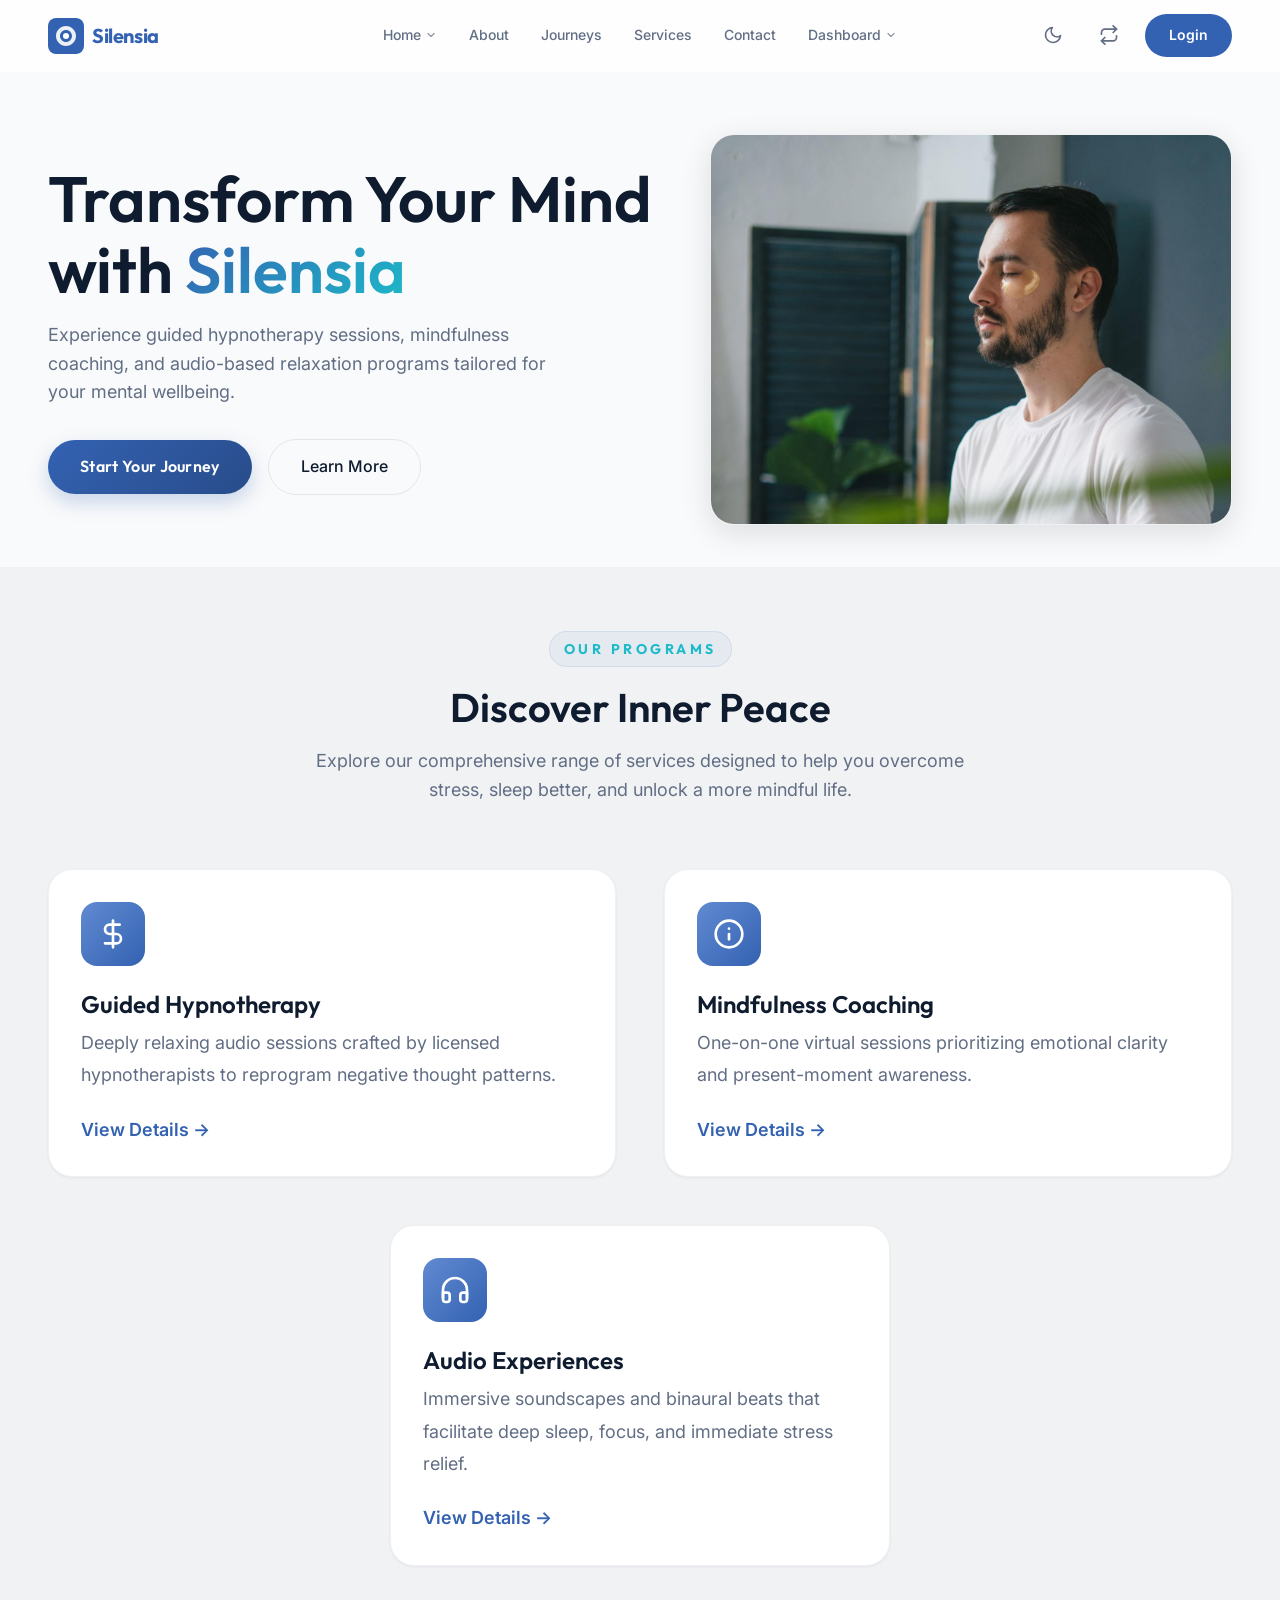
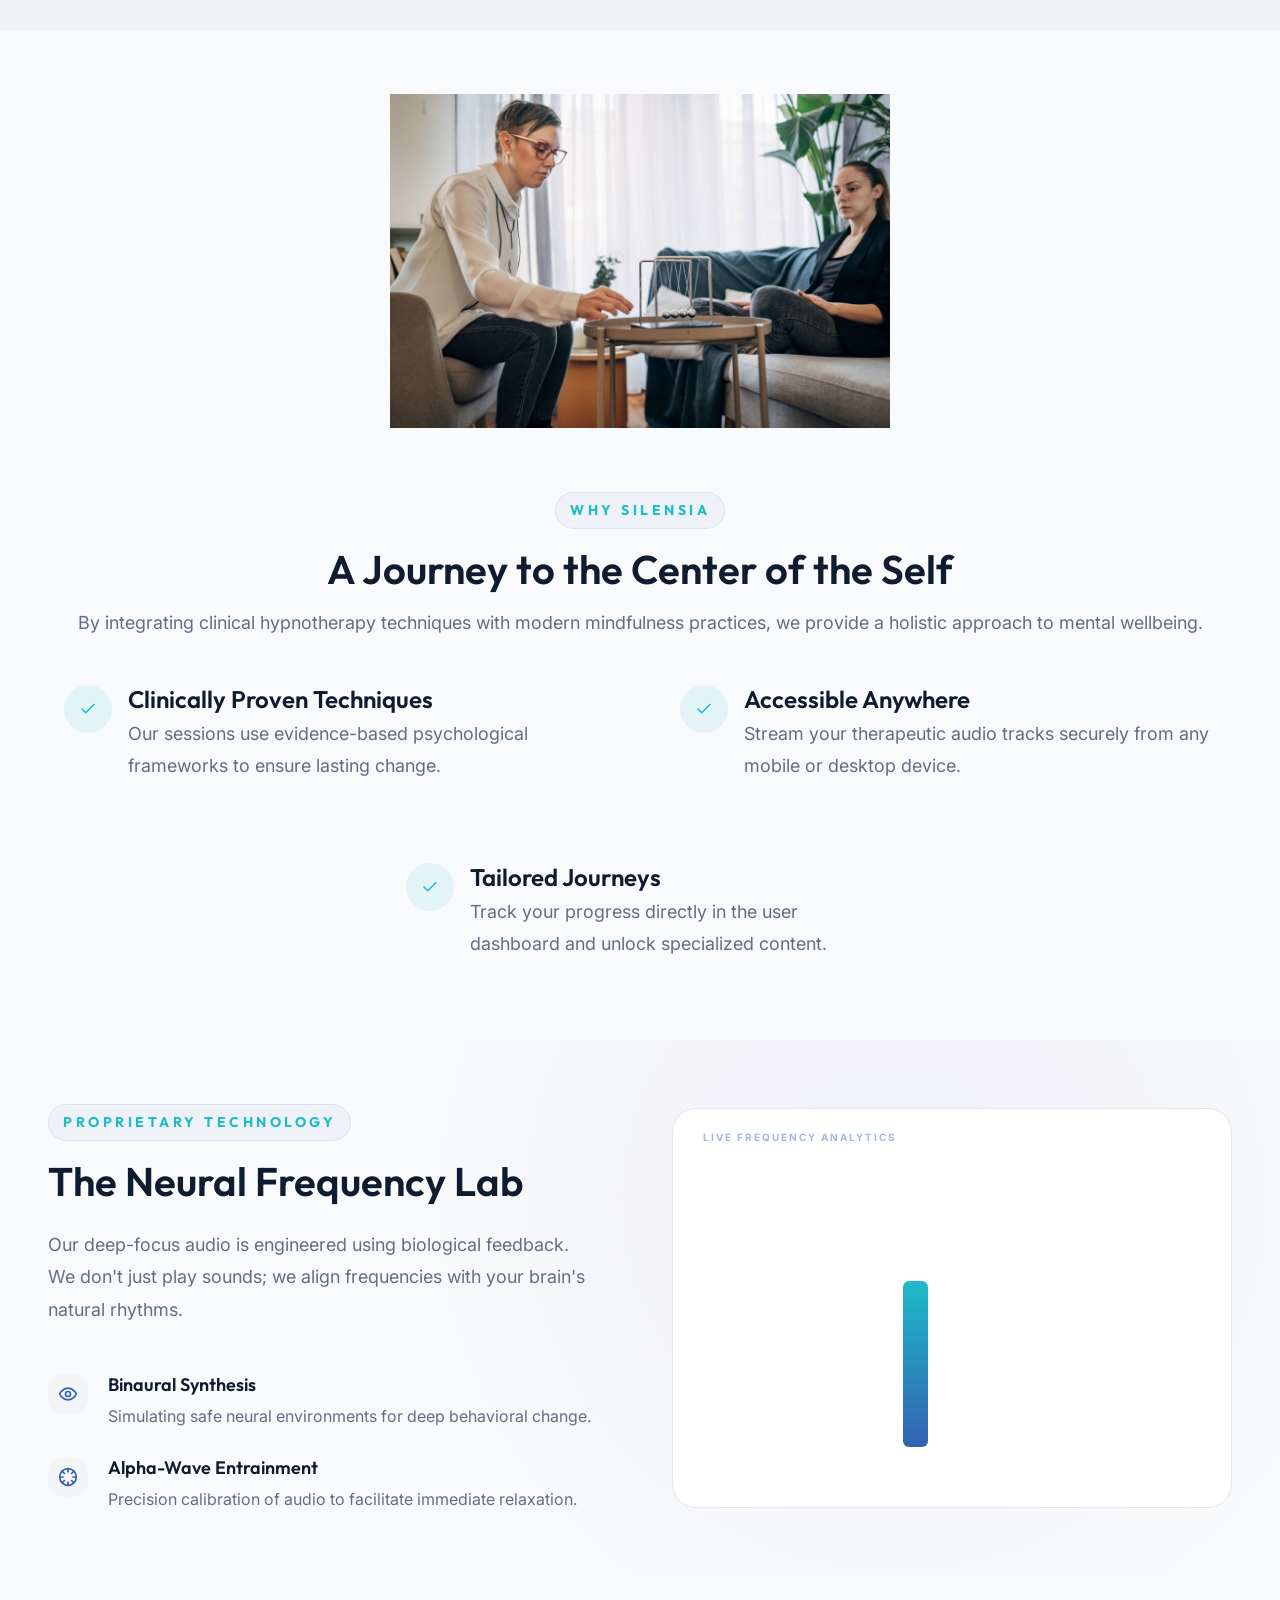
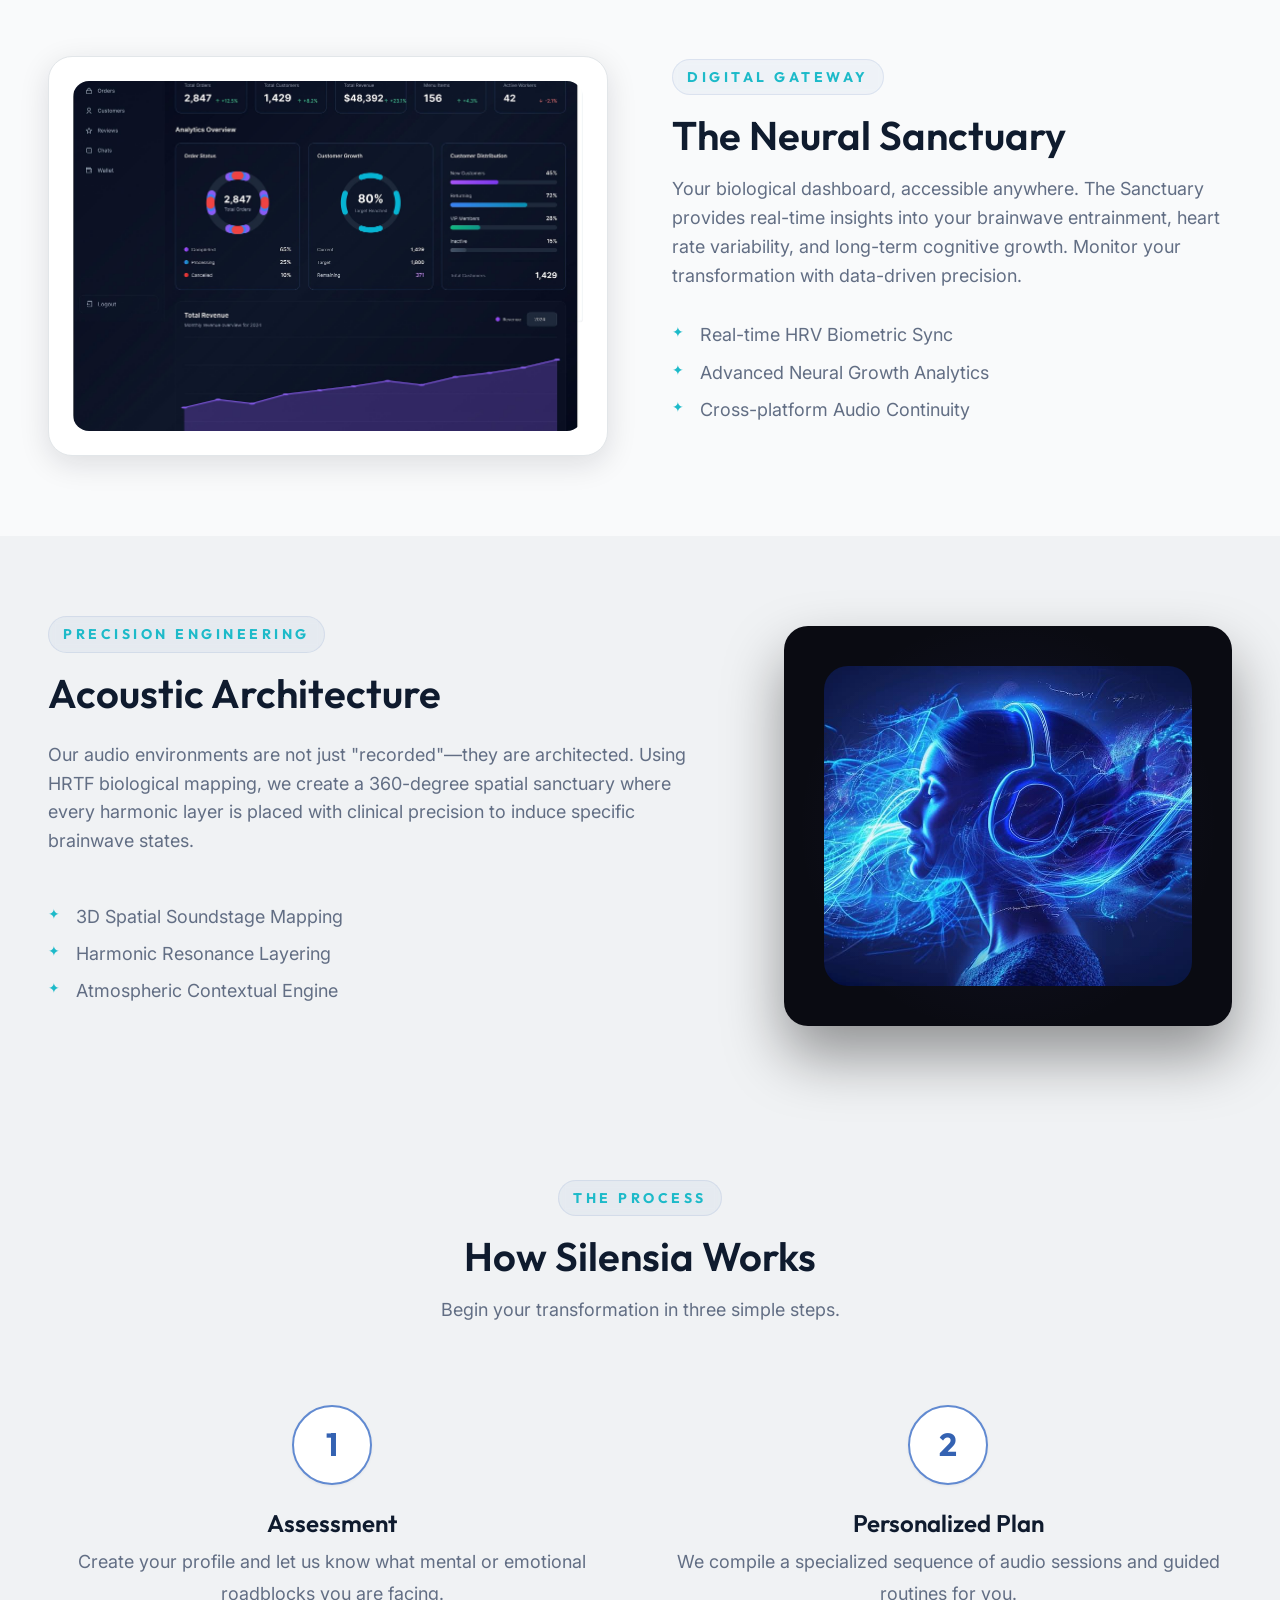
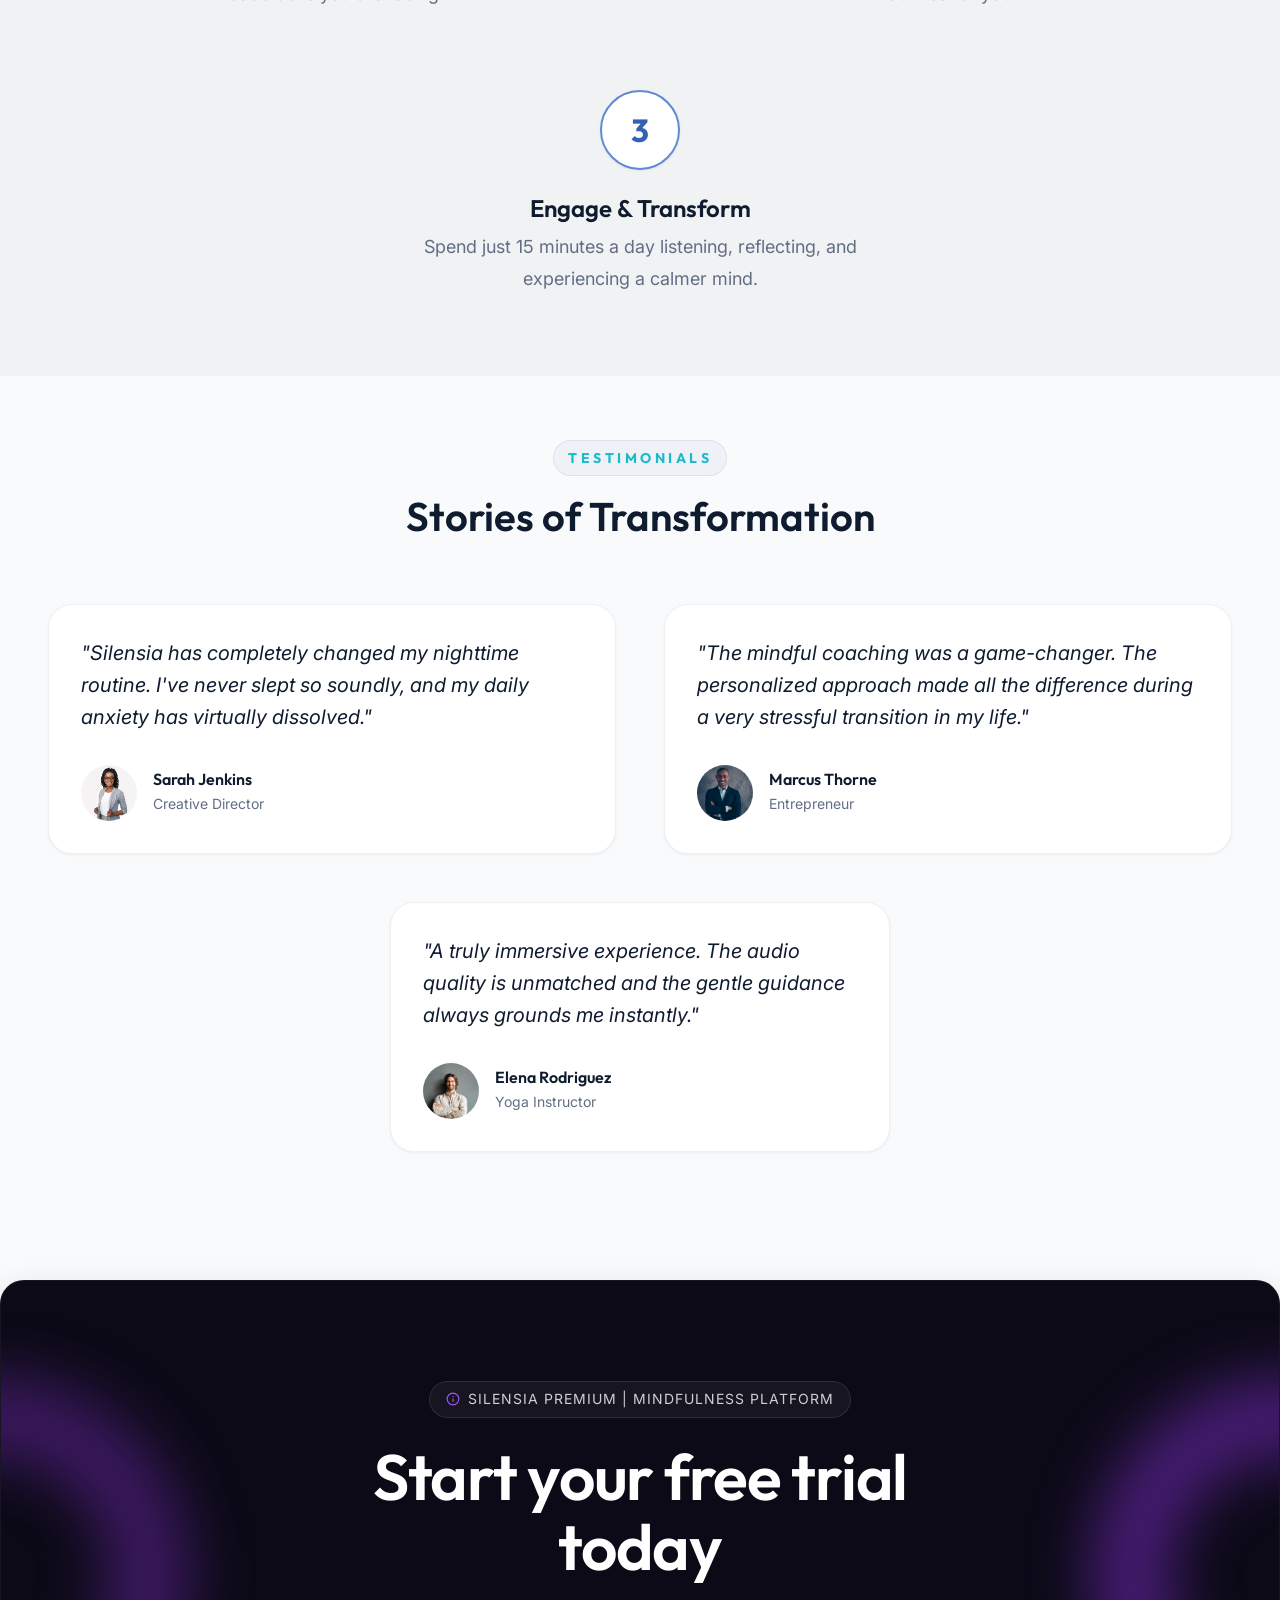
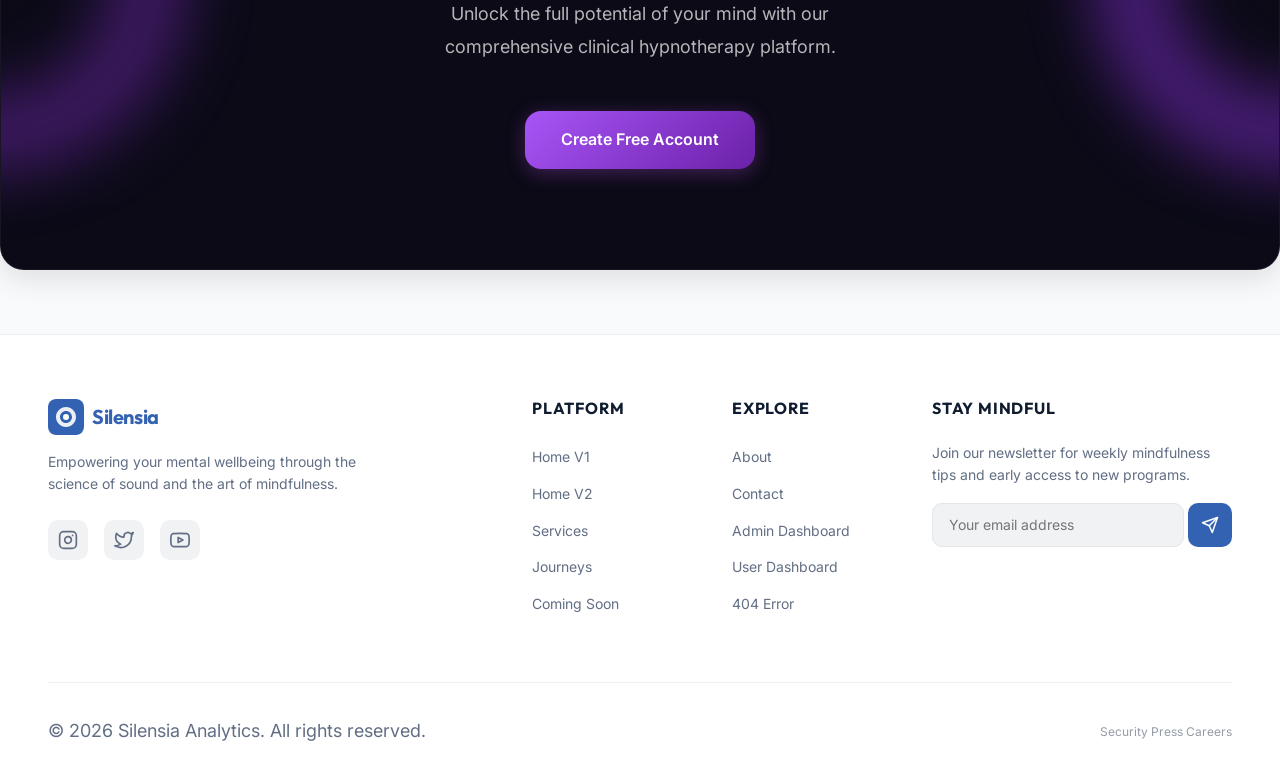
<file: index.html>
<!DOCTYPE html>
<html lang="en" dir="ltr" data-theme="light">
<head>
  <meta charset="UTF-8" />
  <meta name="viewport" content="width=device-width, initial-scale=1.0" />
  <meta name="description" content="Silensia — Transform your mind through guided hypnotherapy sessions, mindfulness coaching, and audio-based relaxation programs." />
  <title>Silensia — Hypnotherapy & Mindfulness</title>

  <!-- Stylesheets -->
  <link rel="stylesheet" href="css/global.css" />
  <link rel="stylesheet" href="css/index.css" />

  <link rel="icon" type="image/svg+xml" href="favicon.svg" />
</head>
<body>

  <!-- ================================================
       HEADER
       ================================================ -->
  <header class="site-header" id="site-header">

    <!-- Left: Brand -->
    <a href="index.html" class="nav-brand">
      <svg class="nav-logo" viewBox="0 0 36 36" fill="none" xmlns="http://www.w3.org/2000/svg">
        <rect width="36" height="36" rx="8" fill="var(--color-brand)"/>
        <path d="M18 8C12.48 8 8 12.48 8 18s4.48 10 10 10 10-4.48 10-10S23.52 8 18 8zm0 16c-3.31 0-6-2.69-6-6s2.69-6 6-6 6 2.69 6 6-2.69 6-6 6z" fill="white" opacity="0.9"/>
        <circle cx="18" cy="18" r="3" fill="white"/>
      </svg>
      <span class="nav-brand-name">Silensia</span>
    </a>

    <!-- Center: Navigation Links -->
    <nav class="nav-links" role="navigation" aria-label="Main navigation">
      <ul>
        <li class="dropdown">
          <a href="#" class="dropdown-toggle active">Home <svg class="dropdown-icon" viewBox="0 0 24 24" fill="none" stroke="currentColor" stroke-width="2.5" stroke-linecap="round" stroke-linejoin="round"><path d="m6 9 6 6 6-6"/></svg></a>
          <ul class="dropdown-menu">
            <li><a href="index.html">Home V1</a></li>
            <li><a href="home-v2.html">Home V2</a></li>
          </ul>
        </li>
        <li><a href="pages/about.html">About</a></li>
        <li><a href="pages/journeys.html">Journeys</a></li>
        <li><a href="pages/services.html">Services</a></li>
        <li><a href="pages/contact.html">Contact</a></li>
        <li class="dropdown">
          <a href="#" class="dropdown-toggle">Dashboard <svg class="dropdown-icon" viewBox="0 0 24 24" fill="none" stroke="currentColor" stroke-width="2.5" stroke-linecap="round" stroke-linejoin="round"><path d="m6 9 6 6 6-6"/></svg></a>
          <ul class="dropdown-menu">
            <li><a href="pages/user-dashboard.html">User Dashboard</a></li>
            <li><a href="pages/admin-dashboard.html">Admin Dashboard</a></li>
          </ul>
        </li>
      </ul>
    </nav>

    <!-- Right: Actions -->
    <div class="nav-actions">
      <button class="theme-toggle" aria-label="Toggle theme" id="header-theme-toggle"></button>
      <button class="rtl-toggle" aria-label="Toggle RTL" id="header-rtl-toggle"></button>
      <a href="pages/login.html" class="nav-cta" id="header-cta">Login</a>
    </div>

    <!-- Hamburger (mobile/tablet only) -->
    <button class="hamburger" aria-label="Open menu" aria-expanded="false" id="hamburger-btn">
      <span></span>
      <span></span>
      <span></span>
    </button>

  </header>

  <!-- ================================================
       SIDE NAV OVERLAY
       ================================================ -->
  <div class="sidenav-overlay" id="sidenav-overlay"></div>

  <!-- ================================================
       SIDE NAV DRAWER
       ================================================ -->
  <aside class="sidenav" id="sidenav" role="dialog" aria-label="Mobile navigation">

    <!-- Sidenav Header -->
    <div class="sidenav-header">
      <a href="index.html" class="nav-brand">
        <svg class="nav-logo" viewBox="0 0 36 36" fill="none" xmlns="http://www.w3.org/2000/svg">
          <rect width="36" height="36" rx="8" fill="var(--color-brand)"/>
          <path d="M18 8C12.48 8 8 12.48 8 18s4.48 10 10 10 10-4.48 10-10S23.52 8 18 8zm0 16c-3.31 0-6-2.69-6-6s2.69-6 6-6 6 2.69 6 6-2.69 6-6 6z" fill="white" opacity="0.9"/>
          <circle cx="18" cy="18" r="3" fill="white"/>
        </svg>
        <span class="nav-brand-name">Silensia</span>
      </a>
      <button class="sidenav-close" aria-label="Close menu" id="sidenav-close-btn">
        <svg xmlns="http://www.w3.org/2000/svg" width="20" height="20" viewBox="0 0 24 24" fill="none" stroke="currentColor" stroke-width="2" stroke-linecap="round" stroke-linejoin="round">
          <line x1="18" y1="6" x2="6" y2="18"/><line x1="6" y1="6" x2="18" y2="18"/>
        </svg>
      </button>
    </div>

    <!-- Sidenav Links -->
    <nav class="sidenav-links" role="navigation" aria-label="Mobile navigation links">
      <ul>
        <li><a href="index.html" class="active">Home V1</a></li>
        <li><a href="home-v2.html">Home V2</a></li>
        <li><a href="pages/about.html">About</a></li>
        <li><a href="pages/journeys.html">Journeys</a></li>
        <li><a href="pages/services.html">Services</a></li>
        <li><a href="pages/contact.html">Contact</a></li>
        <li><a href="pages/user-dashboard.html">User Dashboard</a></li>
        <li><a href="pages/admin-dashboard.html">Admin Dashboard</a></li>
      </ul>
    </nav>

    <div class="sidenav-divider"></div>

    <!-- Sidenav Toggles -->
    <div class="sidenav-toggles">
      <button class="theme-toggle" id="sidenav-theme-toggle"></button>
      <button class="rtl-toggle" id="sidenav-rtl-toggle"></button>
    </div>

    <div class="sidenav-divider"></div>

    <!-- Sidenav CTA -->
    <a href="pages/login.html" class="nav-cta sidenav-cta" id="sidenav-cta">Login</a>

  </aside>

  <!-- ================================================
       MAIN CONTENT
       ================================================ -->
  <main class="page-content">
    
    <!-- 1. Hero Section -->
    <section class="hero" aria-label="Hero Section">
      <div class="hero-content">
        <h1 class="hero-title">Transform Your Mind with <span>Silensia</span></h1>
        <p class="hero-text">Experience guided hypnotherapy sessions, mindfulness coaching, and audio-based relaxation programs tailored for your mental wellbeing.</p>
        <div class="hero-cta">
          <a href="pages/login.html" class="btn-primary">Start Your Journey</a>
          <a href="pages/about.html" class="btn-secondary">Learn More</a>
        </div>
      </div>
      <div class="hero-visual">
        <!-- User will replace src later. Using an empty class specifically for theming. -->
        <img src="images/Home V1/herosection-image.jpg" alt="Transformation through Silensia" id="home-hero-img">
      </div>
    </section>

    <!-- 2. Quick Services Overview -->
    <section class="services-overview">
      <div class="section-header">
        <span class="section-tag">Our Programs</span>
        <h2 class="section-title">Discover Inner Peace</h2>
        <p class="section-text">Explore our comprehensive range of services designed to help you overcome stress, sleep better, and unlock a more mindful life.</p>
      </div>
      <div class="services-grid">
        <!-- Service 1 -->
        <div class="service-card">
          <div class="service-icon">
            <svg xmlns="http://www.w3.org/2000/svg" width="32" height="32" viewBox="0 0 24 24" fill="none" stroke="currentColor" stroke-width="2" stroke-linecap="round" stroke-linejoin="round"><path d="M12 2v20M17 5H9.5a3.5 3.5 0 0 0 0 7h5a3.5 3.5 0 0 1 0 7H6"/></svg>
          </div>
          <h3 class="service-title">Guided Hypnotherapy</h3>
          <p class="service-desc">Deeply relaxing audio sessions crafted by licensed hypnotherapists to reprogram negative thought patterns.</p>
          <a href="pages/services.html" class="service-link">View Details &rarr;</a>
        </div>
        <!-- Service 2 -->
        <div class="service-card">
          <div class="service-icon">
            <svg xmlns="http://www.w3.org/2000/svg" width="32" height="32" viewBox="0 0 24 24" fill="none" stroke="currentColor" stroke-width="2" stroke-linecap="round" stroke-linejoin="round"><circle cx="12" cy="12" r="10"/><path d="M12 16v-4"/><path d="M12 8h.01"/></svg>
          </div>
          <h3 class="service-title">Mindfulness Coaching</h3>
          <p class="service-desc">One-on-one virtual sessions prioritizing emotional clarity and present-moment awareness.</p>
          <a href="pages/services.html" class="service-link">View Details &rarr;</a>
        </div>
        <!-- Service 3 -->
        <div class="service-card">
          <div class="service-icon">
            <svg xmlns="http://www.w3.org/2000/svg" width="32" height="32" viewBox="0 0 24 24" fill="none" stroke="currentColor" stroke-width="2" stroke-linecap="round" stroke-linejoin="round"><path d="M3 18v-6a9 9 0 0 1 18 0v6"/><path d="M21 19a2 2 0 0 1-2 2h-1a2 2 0 0 1-2-2v-3a2 2 0 0 1 2-2h3zM3 19a2 2 0 0 0 2 2h1a2 2 0 0 0 2-2v-3a2 2 0 0 0-2-2H3z"/></svg>
          </div>
          <h3 class="service-title">Audio Experiences</h3>
          <p class="service-desc">Immersive soundscapes and binaural beats that facilitate deep sleep, focus, and immediate stress relief.</p>
          <a href="pages/services.html" class="service-link">View Details &rarr;</a>
        </div>
      </div>
    </section>

    <!-- 3. Key Benefits -->
    <section class="benefits">
      <div class="benefits-visual">
        <img src="images/Home V1/Why Silensia.jpg" alt="The Silensia Philosophy" id="home-benefits-img">
      </div>
      <div class="benefits-content">
        <span class="section-tag">Why Silensia</span>
        <h2 class="section-title">A Journey to the Center of the Self</h2>
        <p class="section-text">By integrating clinical hypnotherapy techniques with modern mindfulness practices, we provide a holistic approach to mental wellbeing.</p>
        
        <div class="benefit-list">
          <div class="benefit-item">
            <div class="benefit-icon">
              <svg xmlns="http://www.w3.org/2000/svg" width="18" height="18" viewBox="0 0 24 24" fill="none" stroke="currentColor" stroke-width="2" stroke-linecap="round" stroke-linejoin="round"><polyline points="20 6 9 17 4 12"/></svg>
            </div>
            <div class="benefit-text-wrap">
              <h4>Clinically Proven Techniques</h4>
              <p>Our sessions use evidence-based psychological frameworks to ensure lasting change.</p>
            </div>
          </div>
          <div class="benefit-item">
            <div class="benefit-icon">
              <svg xmlns="http://www.w3.org/2000/svg" width="18" height="18" viewBox="0 0 24 24" fill="none" stroke="currentColor" stroke-width="2" stroke-linecap="round" stroke-linejoin="round"><polyline points="20 6 9 17 4 12"/></svg>
            </div>
            <div class="benefit-text-wrap">
              <h4>Accessible Anywhere</h4>
              <p>Stream your therapeutic audio tracks securely from any mobile or desktop device.</p>
            </div>
          </div>
          <div class="benefit-item">
            <div class="benefit-icon">
              <svg xmlns="http://www.w3.org/2000/svg" width="18" height="18" viewBox="0 0 24 24" fill="none" stroke="currentColor" stroke-width="2" stroke-linecap="round" stroke-linejoin="round"><polyline points="20 6 9 17 4 12"/></svg>
            </div>
            <div class="benefit-text-wrap">
              <h4>Tailored Journeys</h4>
              <p>Track your progress directly in the user dashboard and unlock specialized content.</p>
            </div>
          </div>
        </div>
      </div>
    </section>

    <!-- NEW SECTION: NEURAL FREQUENCY LAB (Exclusive to Home V1) -->
    <section class="neural-lab" aria-label="Neural Frequency Lab">
      <div class="neural-lab-container">
        <div class="neural-lab-grid">
          <div class="lab-content">
              <span class="section-tag neural-tag">Proprietary Technology</span>
              <h2 class="section-title">The Neural Frequency Lab</h2>
              <p>Our deep-focus audio is engineered using biological feedback. We don't just play sounds; we align frequencies with your brain's natural rhythms.</p>
              
              <div class="technology-stack">
                  <div class="tech-item">
                      <div class="tech-icon"><svg xmlns="http://www.w3.org/2000/svg" width="20" height="20" viewBox="0 0 24 24" fill="none" stroke="currentColor" stroke-width="2" stroke-linecap="round" stroke-linejoin="round"><path d="M2 12s3-7 10-7 10 7 10 7-3 7-10 7-10-7-10-7Z"/><circle cx="12" cy="12" r="3"/></svg></div>
                      <div class="tech-info">
                          <h5>Binaural Synthesis</h5>
                          <p>Simulating safe neural environments for deep behavioral change.</p>
                      </div>
                  </div>
                  <div class="tech-item">
                      <div class="tech-icon"><svg xmlns="http://www.w3.org/2000/svg" width="20" height="20" viewBox="0 0 24 24" fill="none" stroke="currentColor" stroke-width="2" stroke-linecap="round" stroke-linejoin="round"><circle cx="12" cy="12" r="10"/><path d="M12 2v4"/><path d="M12 18v4"/><path d="M4.93 4.93l2.83 2.83"/><path d="M16.24 16.24l2.83 2.83"/><path d="M2 12h4"/><path d="M18 12h4"/><path d="M4.93 19.07l2.83-2.83"/><path d="M16.24 7.76l2.83-2.83"/></svg></div>
                      <div class="tech-info">
                          <h5>Alpha-Wave Entrainment</h5>
                          <p>Precision calibration of audio to facilitate immediate relaxation.</p>
                      </div>
                  </div>
              </div>
          </div>
          <div class="lab-visual">
              <div class="freq-bar"></div>
              <div class="freq-bar"></div>
              <div class="freq-bar"></div>
              <div class="freq-bar"></div>
              <div class="freq-bar"></div>
              <div class="freq-bar"></div>
              <div class="freq-bar"></div>
          </div>
        </div>
      </div>
    </section>


    <!-- NEW SECTION 1: THE NEURAL SANCTUARY -->
    <section class="neural-sanctuary">
      <div class="container sanctuary-grid">
        <div class="sanctuary-mockup reveal">
           <div class="mockup-frame">
              <img src="images/Home V1/The Neural Sanctuary.jpg" alt="Neural Sanctuary Dashboard" style="width: 100%; height: 100%; object-fit: cover; border-radius: var(--radius-lg);">
           </div>
        </div>
        <div class="sanctuary-info reveal">
           <span class="section-tag">Digital Gateway</span>
           <h2 class="section-title">The Neural <span>Sanctuary</span></h2>
           <p class="section-text">Your biological dashboard, accessible anywhere. The Sanctuary provides real-time insights into your brainwave entrainment, heart rate variability, and long-term cognitive growth. Monitor your transformation with data-driven precision.</p>
           
           <ul class="premium-list">
             <li>Real-time HRV Biometric Sync</li>
             <li>Advanced Neural Growth Analytics</li>
             <li>Cross-platform Audio Continuity</li>
           </ul>
        </div>
      </div>
    </section>

    <!-- NEW SECTION 2: ACOUSTIC ARCHITECTURE -->
    <section class="acoustic-architecture">
      <div class="container acoustic-grid">
        <div class="acoustic-info reveal">
           <span class="section-tag">Precision Engineering</span>
           <h2 class="section-title">Acoustic <span>Architecture</span></h2>
           <p class="section-text">Our audio environments are not just "recorded"—they are architected. Using HRTF biological mapping, we create a 360-degree spatial sanctuary where every harmonic layer is placed with clinical precision to induce specific brainwave states.</p>
           
           <ul class="premium-list">
             <li>3D Spatial Soundstage Mapping</li>
             <li>Harmonic Resonance Layering</li>
             <li>Atmospheric Contextual Engine</li>
           </ul>
        </div>
        <div class="acoustic-visual reveal">
           <img src="images/Home V1/Precision Engineering.jpg" alt="Acoustic Architecture Engineering" style="width: 100%; height: 100%; object-fit: cover; border-radius: var(--radius-xl);">
        </div>
      </div>
    </section>

    <!-- 4. How it Works -->
    <section class="how-it-works">
      <div class="section-header">
        <span class="section-tag">The Process</span>
        <h2 class="section-title">How Silensia Works</h2>
        <p class="section-text">Begin your transformation in three simple steps.</p>
      </div>
      <div class="steps-grid">
        <div class="step-card">
          <div class="step-number">1</div>
          <h3 class="step-title">Assessment</h3>
          <p class="step-desc">Create your profile and let us know what mental or emotional roadblocks you are facing.</p>
        </div>
        <div class="step-card">
          <div class="step-number">2</div>
          <h3 class="step-title">Personalized Plan</h3>
          <p class="step-desc">We compile a specialized sequence of audio sessions and guided routines for you.</p>
        </div>
        <div class="step-card">
          <div class="step-number">3</div>
          <h3 class="step-title">Engage & Transform</h3>
          <p class="step-desc">Spend just 15 minutes a day listening, reflecting, and experiencing a calmer mind.</p>
        </div>
      </div>
    </section>

    <!-- 5. Testimonials -->
    <section class="testimonials">
      <div class="section-header">
        <span class="section-tag">Testimonials</span>
        <h2 class="section-title">Stories of Transformation</h2>
      </div>
      <div class="testimonial-grid">
        <div class="testimonial-card">
          <p class="testimonial-quote">"Silensia has completely changed my nighttime routine. I've never slept so soundly, and my daily anxiety has virtually dissolved."</p>
          <div class="testimonial-author">
            <!-- Avatar Placeholder class -->
            <img src="images/Home V1/Sarah Jenkins.jpg" alt="Sarah Jenkins" class="author-avatar">
            <div class="author-info">
              <h5>Sarah Jenkins</h5>
              <p>Creative Director</p>
            </div>
          </div>
        </div>
        <div class="testimonial-card">
          <p class="testimonial-quote">"The mindful coaching was a game-changer. The personalized approach made all the difference during a very stressful transition in my life."</p>
          <div class="testimonial-author">
            <img src="images/Home V1/Marcus Thorne.jpg" alt="Marcus Thorne" class="author-avatar">
            <div class="author-info">
              <h5>Marcus Thorne</h5>
              <p>Entrepreneur</p>
            </div>
          </div>
        </div>
        <div class="testimonial-card">
          <p class="testimonial-quote">"A truly immersive experience. The audio quality is unmatched and the gentle guidance always grounds me instantly."</p>
          <div class="testimonial-author">
            <img src="images/Home V1/Elena Rodriguez.jpg" alt="Elena Rodriguez" class="author-avatar">
            <div class="author-info">
              <h5>Elena Rodriguez</h5>
              <p>Yoga Instructor</p>
            </div>
          </div>
        </div>
      </div>
    </section>

    <!-- 6. Final CTA -->
    <section class="final-cta">
      <!-- Glow shapes -->
      <div class="cta-glow glow-left"></div>
      <div class="cta-glow glow-right"></div>
      
      <div class="cta-content">
        <div class="cta-badge">
           <svg width="14" height="14" viewBox="0 0 24 24" fill="none" stroke="currentColor" stroke-width="2" stroke-linecap="round" stroke-linejoin="round"><circle cx="12" cy="12" r="10"/><path d="M12 16v-4"/><path d="M12 8h.01"/></svg>
           <span>Silensia Premium | Mindfulness Platform</span>
        </div>
        <h2 class="cta-title">Start your free trial today</h2>
        <p class="cta-text">Unlock the full potential of your mind with our comprehensive clinical hypnotherapy platform.</p>
        <a href="pages/login.html" class="cta-btn">Create Free Account</a>
      </div>
    </section>

  </main>

  <!-- ================================================
       FOOTER
       ================================================ -->
  <footer class="site-footer">
    <div class="footer-container">
      
      <!-- Footer Top: Branding & Links -->
      <div class="footer-top">
        <div class="footer-brand">
          <a href="index.html" class="nav-brand">
            <svg class="nav-logo" viewBox="0 0 36 36" fill="none" xmlns="http://www.w3.org/2000/svg">
              <rect width="36" height="36" rx="8" fill="var(--color-brand)"/>
              <path d="M18 8C12.48 8 8 12.48 8 18s4.48 10 10 10 10-4.48 10-10S23.52 8 18 8zm0 16c-3.31 0-6-2.69-6-6s2.69-6 6-6 6 2.69 6 6-2.69 6-6 6z" fill="white" opacity="0.9"/>
              <circle cx="18" cy="18" r="3" fill="white"/>
            </svg>
            <span class="nav-brand-name">Silensia</span>
          </a>
          <p class="footer-tagline">Empowering your mental wellbeing through the science of sound and the art of mindfulness.</p>
          <div class="social-links">
            <a href="#" aria-label="Instagram">
              <svg xmlns="http://www.w3.org/2000/svg" width="20" height="20" viewBox="0 0 24 24" fill="none" stroke="currentColor" stroke-width="2" stroke-linecap="round" stroke-linejoin="round"><rect x="2" y="2" width="20" height="20" rx="5" ry="5"/><path d="M16 11.37A4 4 0 1 1 12.63 8 4 4 0 0 1 16 11.37z"/><line x1="17.5" y1="6.5" x2="17.51" y2="6.5"/></svg>
            </a>
            <a href="#" aria-label="Twitter">
              <svg xmlns="http://www.w3.org/2000/svg" width="20" height="20" viewBox="0 0 24 24" fill="none" stroke="currentColor" stroke-width="2" stroke-linecap="round" stroke-linejoin="round"><path d="M23 3a10.9 10.9 0 0 1-3.14 1.53 4.48 4.48 0 0 0-7.86 3v1A10.66 10.66 0 0 1 3 4s-4 9 5 13a11.64 11.64 0 0 1-7 2c9 5 20 0 20-11.5a4.5 4.5 0 0 0-.08-.83A7.72 7.72 0 0 0 23 3z"/></svg>
            </a>
            <a href="#" aria-label="YouTube">
              <svg xmlns="http://www.w3.org/2000/svg" width="20" height="20" viewBox="0 0 24 24" fill="none" stroke="currentColor" stroke-width="2" stroke-linecap="round" stroke-linejoin="round"><path d="M22.54 6.42a2.78 2.78 0 0 0-1.94-2C18.88 4 12 4 12 4s-6.88 0-8.6.42a2.78 2.78 0 0 0-1.94 2C1 8.11 1 12 1 12s0 3.89.42 5.58a2.78 2.78 0 0 0 1.94 2c1.72.42 8.6.42 8.6.42s6.88 0 8.6-.42a2.78 2.78 0 0 0 1.94-2C23 15.89 23 12 23 12s0-3.89-.42-5.58z"/><polyline points="9.75 15.02 15.5 12 9.75 8.98 9.75 15.02"/></svg>
            </a>
          </div>
        </div>

        <div class="footer-nav">
          <div class="footer-nav-col">
            <h4 class="footer-title">Platform</h4>
            <ul>
              <li><a href="index.html">Home V1</a></li>
              <li><a href="home-v2.html">Home V2</a></li>
              <li><a href="pages/services.html">Services</a></li>
              <li><a href="pages/journeys.html">Journeys</a></li>
              <li><a href="pages/coming-soon.html">Coming Soon</a></li>
            </ul>
          </div>
          <div class="footer-nav-col">
            <h4 class="footer-title">Explore</h4>
            <ul>
              <li><a href="pages/about.html">About</a></li>
              <li><a href="pages/contact.html">Contact</a></li>
              <li><a href="pages/admin-dashboard.html">Admin Dashboard</a></li>
              <li><a href="pages/user-dashboard.html">User Dashboard</a></li>
              <li><a href="pages/404.html">404 Error</a></li>
            </ul>
          </div>
          <div class="footer-nav-col newsletter-col">
            <h4 class="footer-title">Stay Mindful</h4>
            <p>Join our newsletter for weekly mindfulness tips and early access to new programs.</p>
            <form class="newsletter-form">
              <input type="email" placeholder="Your email address" required>
              <button type="submit" aria-label="Subscribe">
                <svg xmlns="http://www.w3.org/2000/svg" width="18" height="18" viewBox="0 0 24 24" fill="none" stroke="currentColor" stroke-width="2" stroke-linecap="round" stroke-linejoin="round"><line x1="22" y1="2" x2="11" y2="13"/><polyline points="22 2 15 22 11 13 2 9 22 2"/></svg>
              </button>
            </form>
          </div>
        </div>
      </div>

      <div class="footer-bottom">
        <p>&copy; 2026 Silensia Analytics. All rights reserved.</p>
        <div class="footer-bottom-links">
          <a href="#">Security</a>
          <a href="#">Press</a>
          <a href="#">Careers</a>
        </div>
      </div>
    </div>
  </footer>

  <!-- Scripts -->
  <script src="js/global.js"></script>
  <script src="js/index.js"></script>
</body>
</html>
</file>
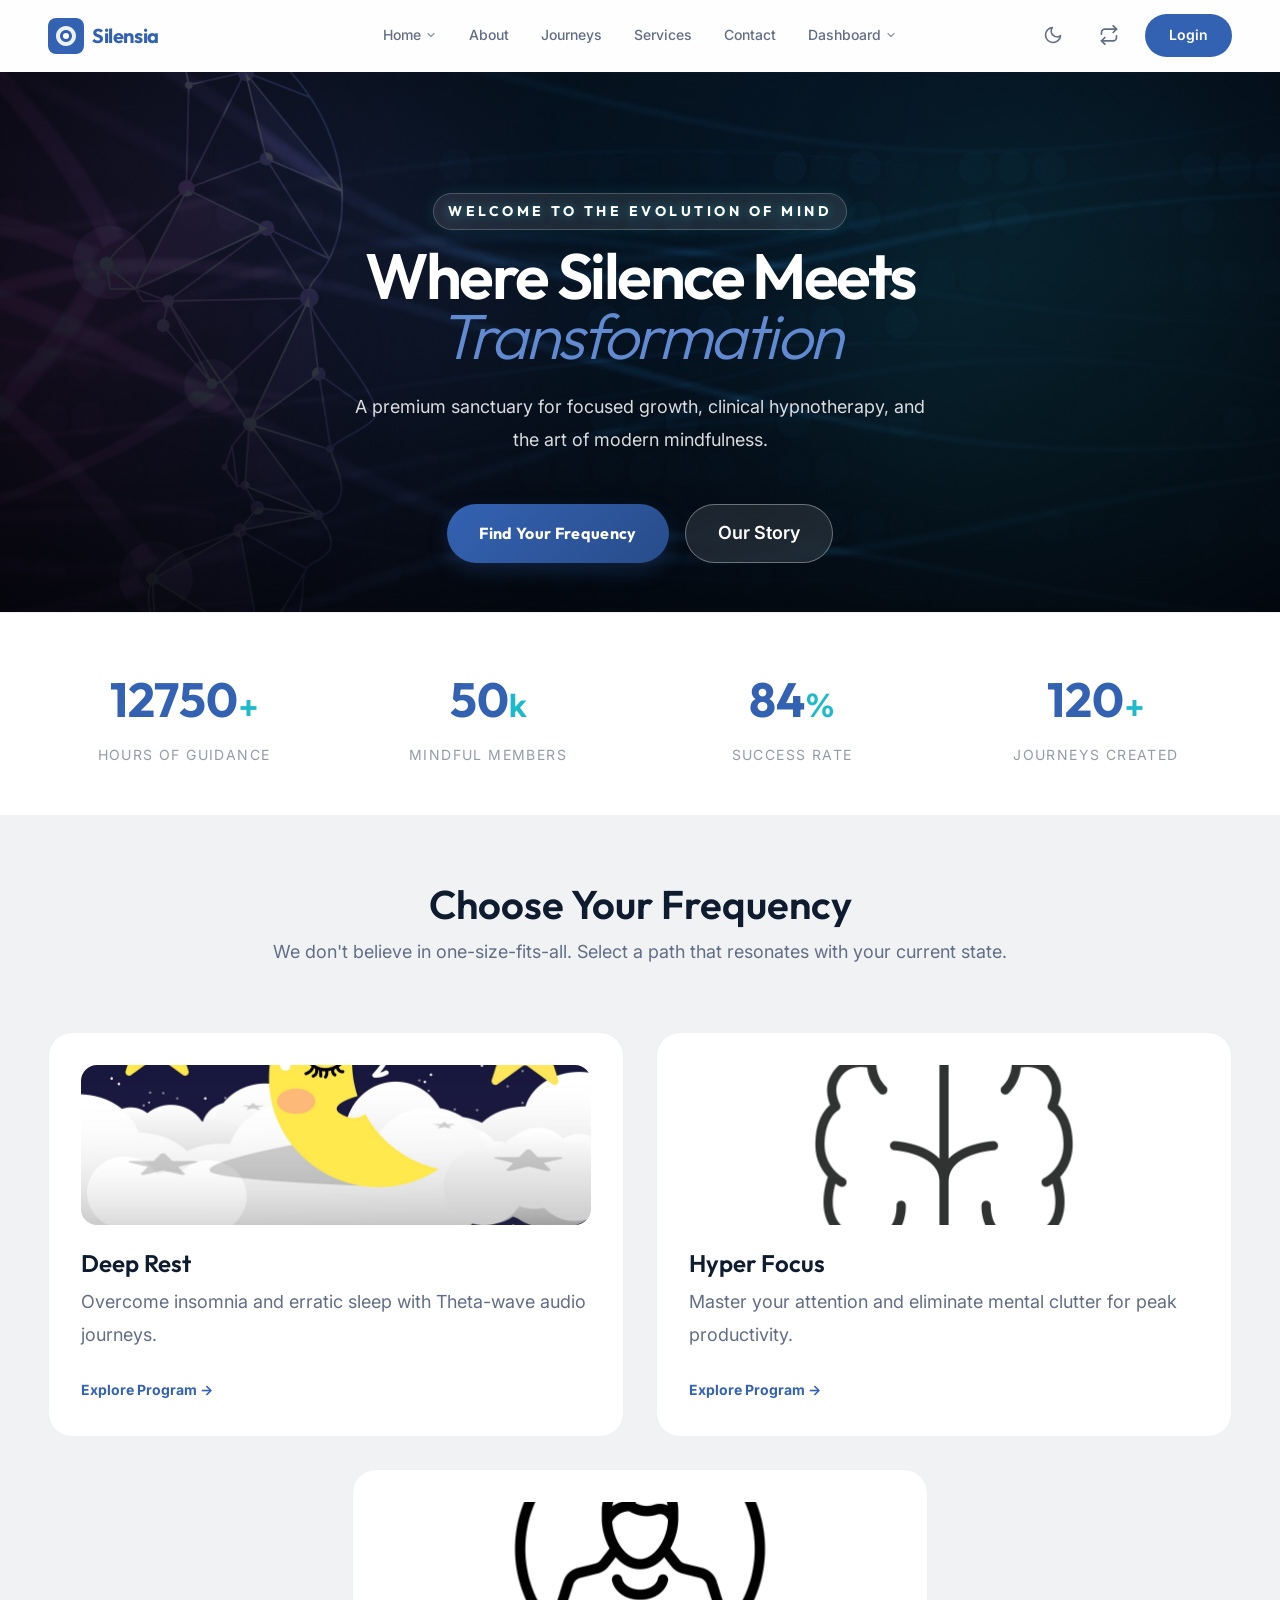
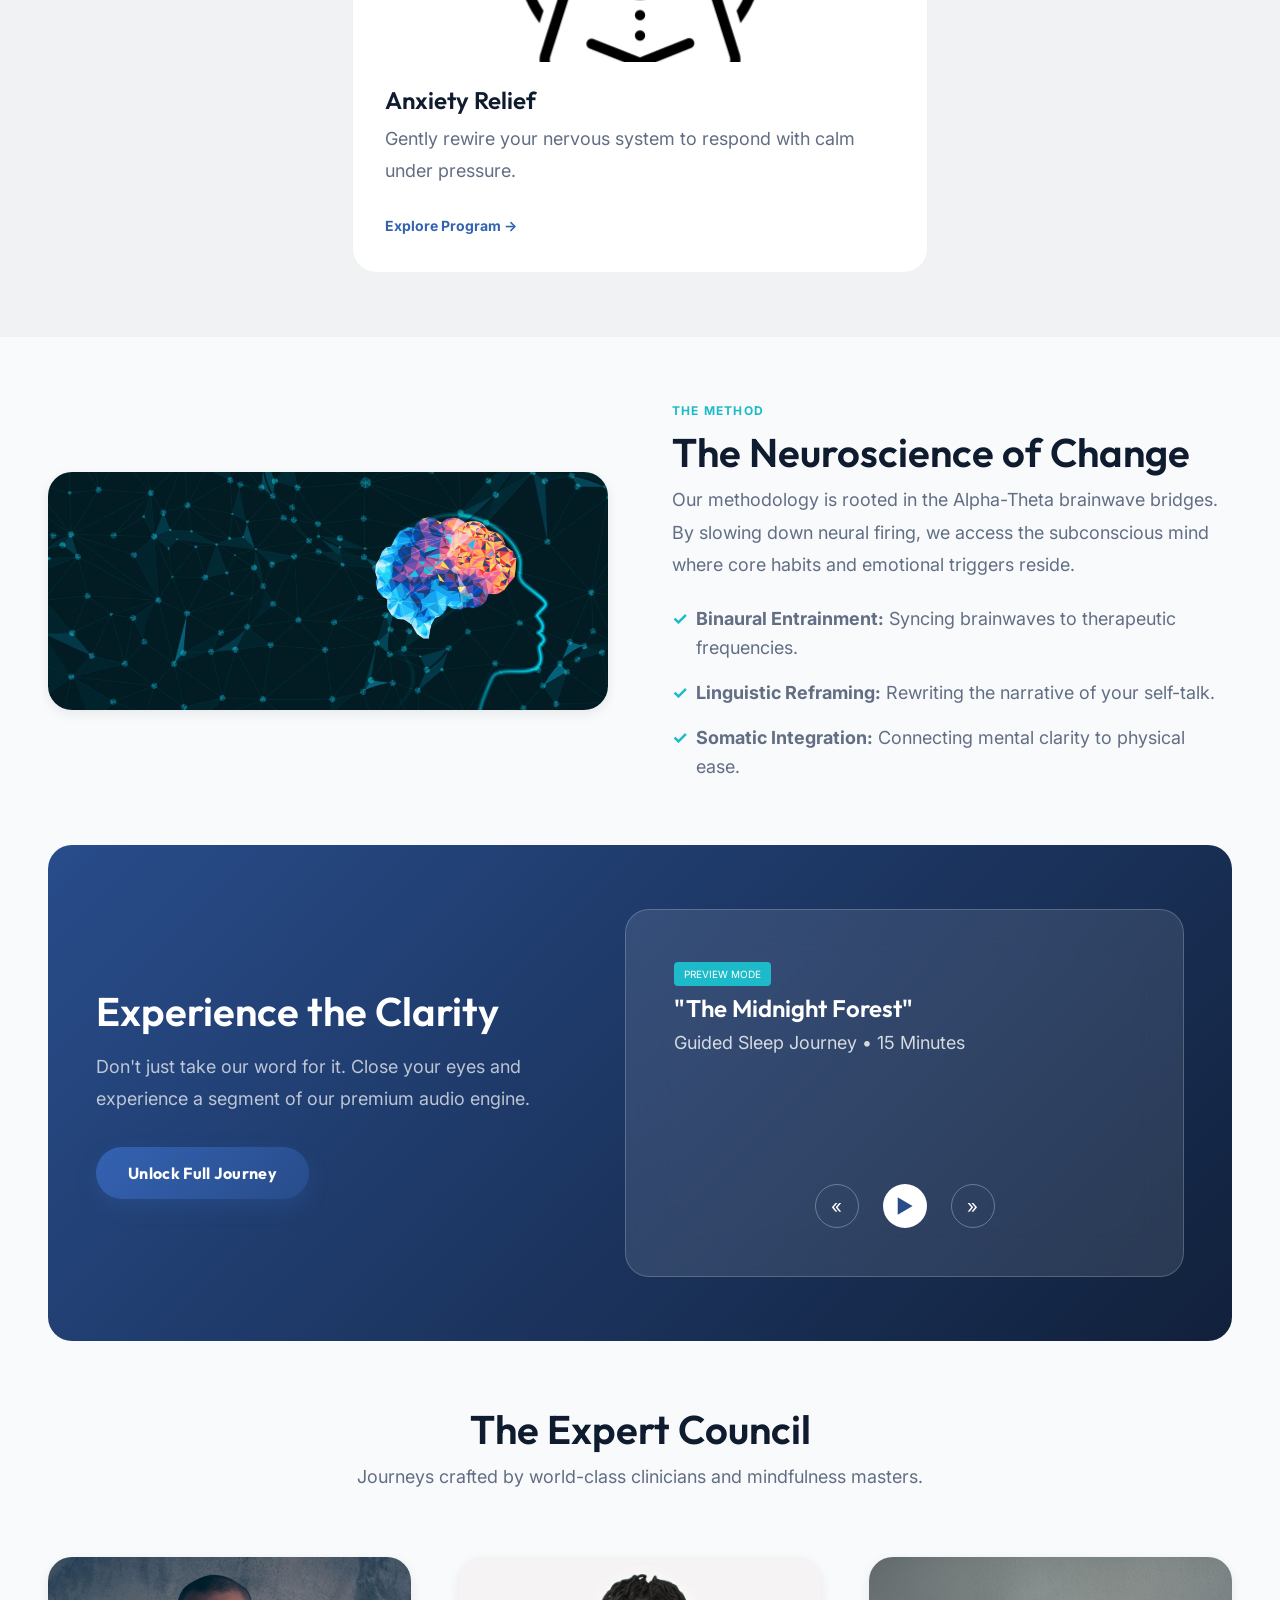
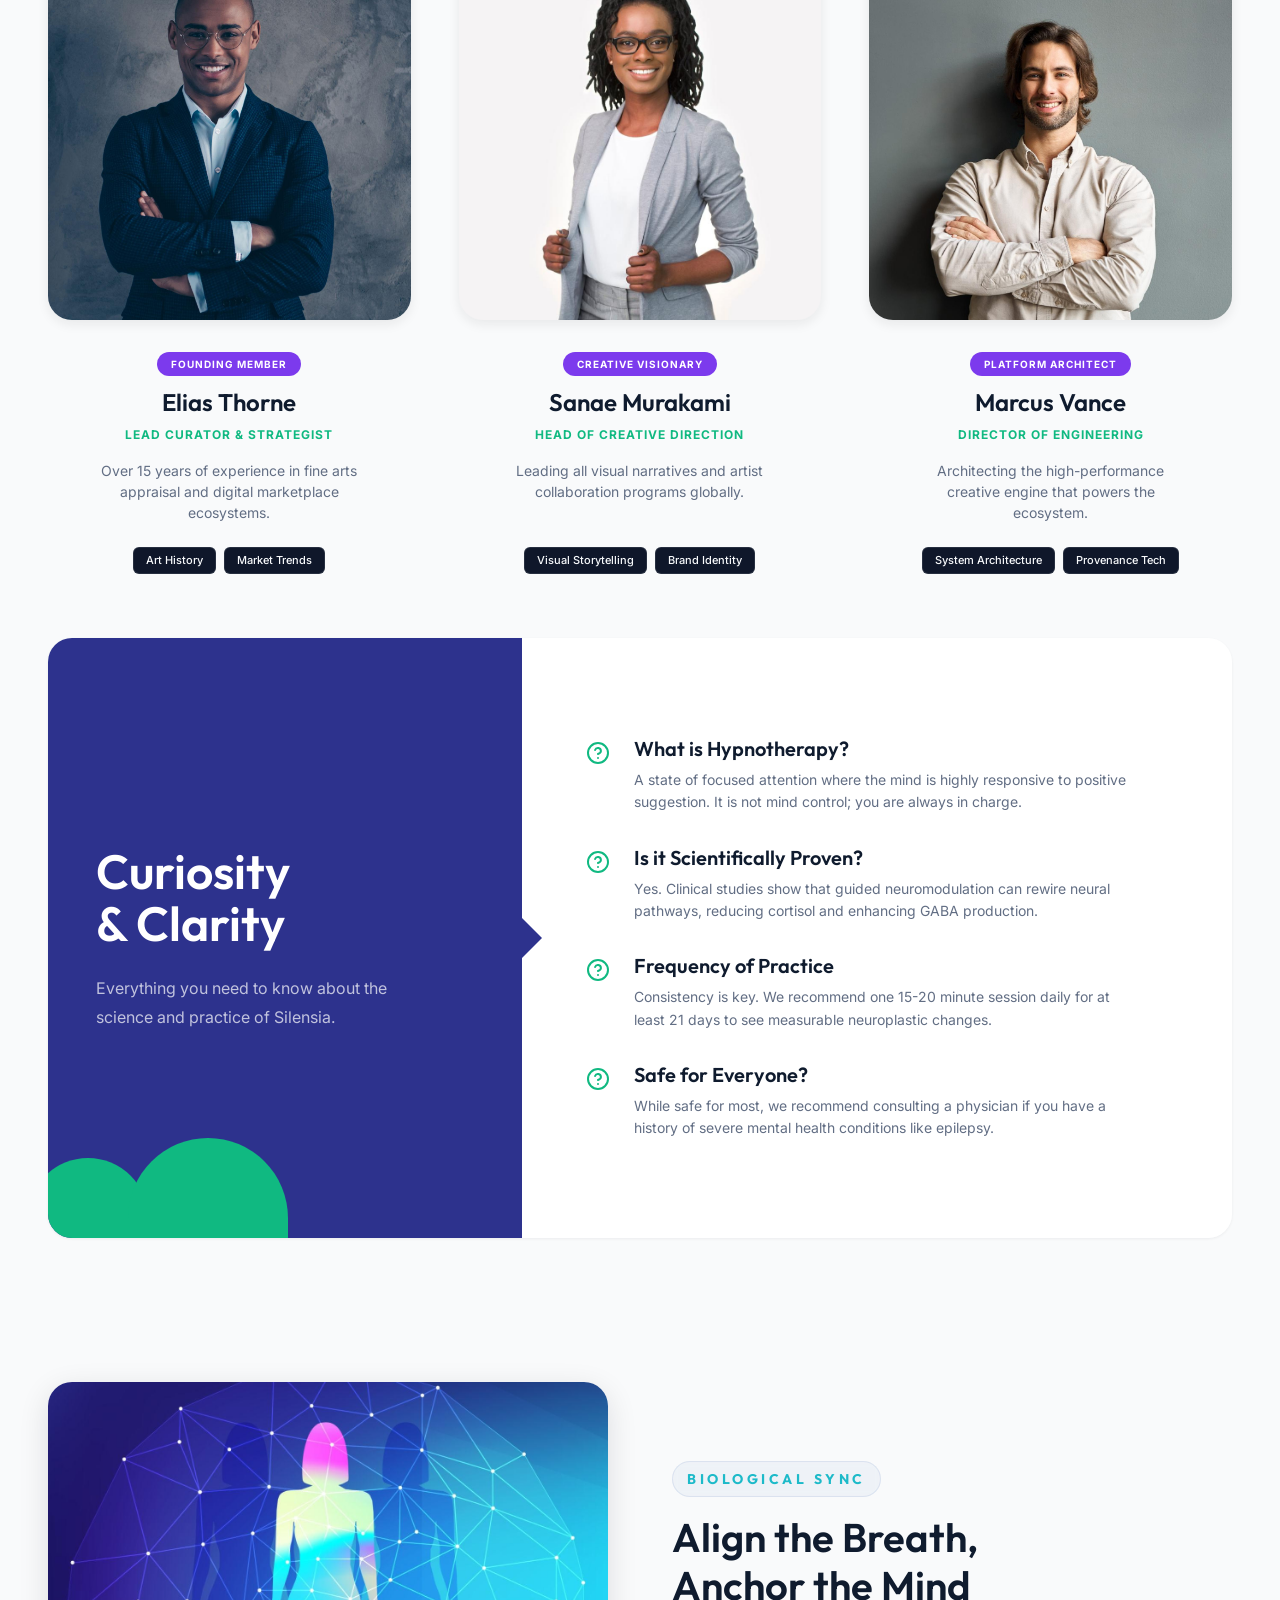
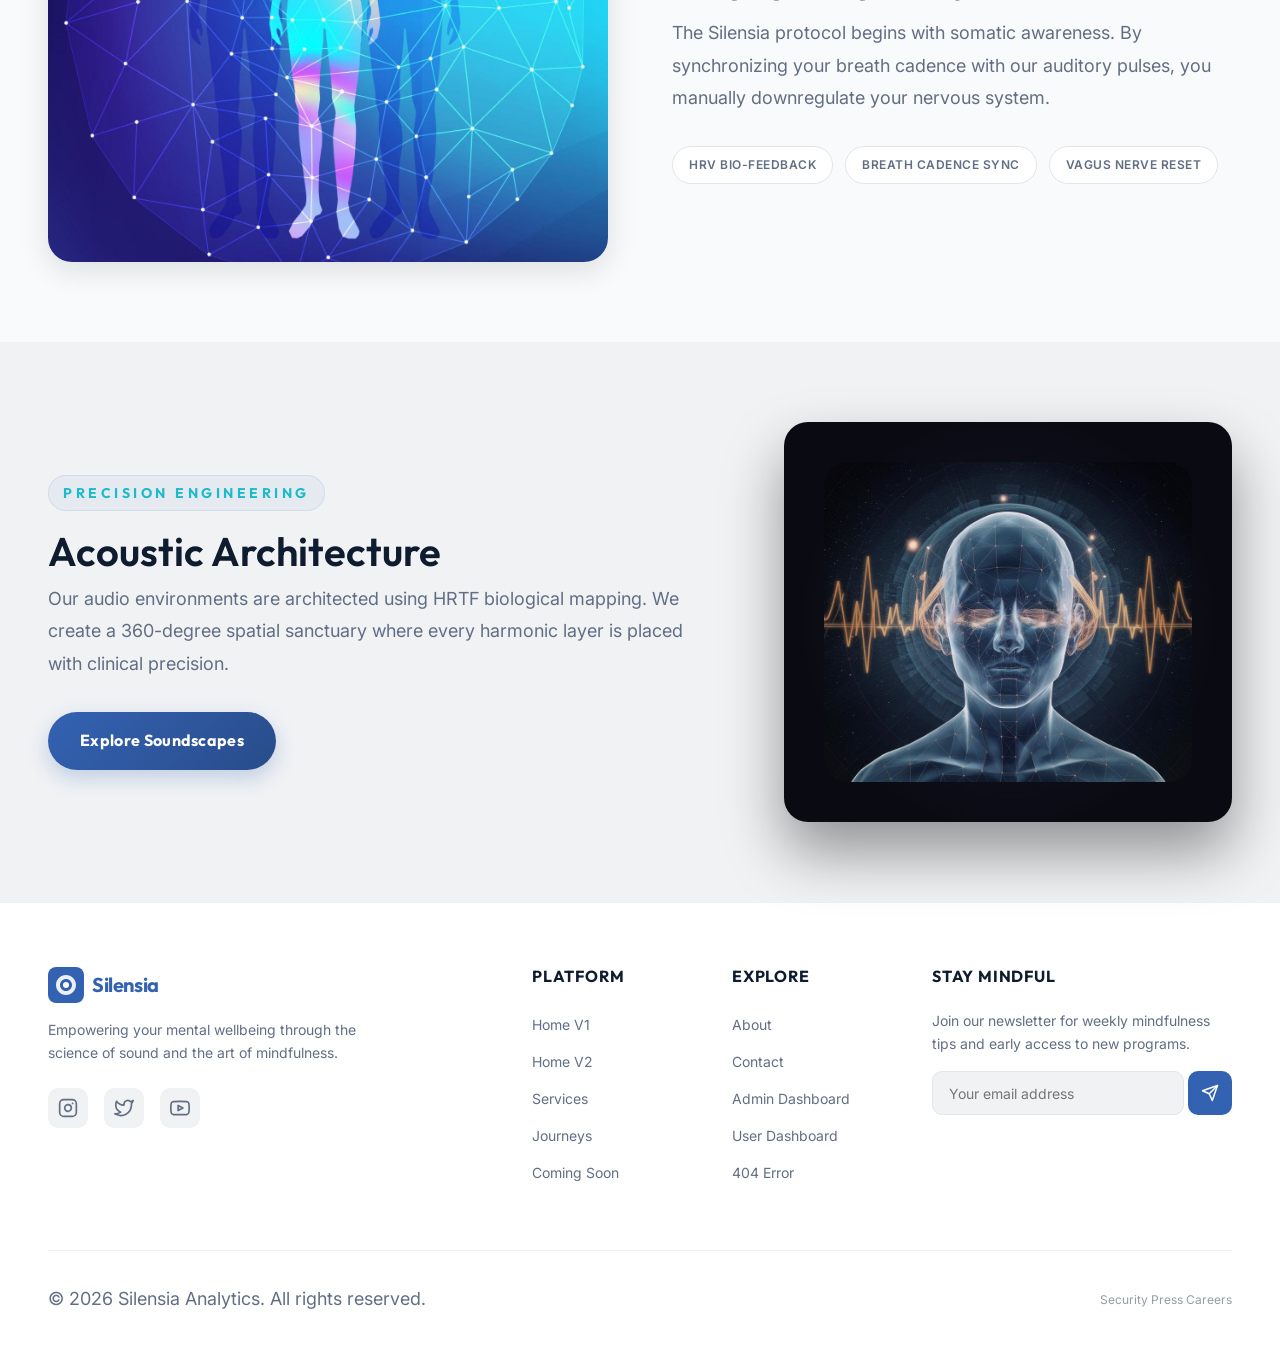
<file: home-v2.html>
<!DOCTYPE html>
<html lang="en" dir="ltr" data-theme="light">
<head>
  <meta charset="UTF-8" />
  <meta name="viewport" content="width=device-width, initial-scale=1.0" />
  <meta name="description" content="Silensia Home V2 — A premium, immersive experience. Explore the science of silence and find your frequency." />
  <title>Silensia — Premium Immersive Experience (V2)</title>

  <!-- Stylesheets -->
  <link rel="stylesheet" href="css/global.css" />
  <link rel="stylesheet" href="css/home-v2.css" />

  <link rel="icon" type="image/svg+xml" href="favicon.svg" />
</head>
<body>

  <!-- ================================================
       HEADER
       ================================================ -->
  <header class="site-header" id="site-header">
    <a href="index.html" class="nav-brand">
      <svg class="nav-logo" viewBox="0 0 36 36" fill="none" xmlns="http://www.w3.org/2000/svg">
        <rect width="36" height="36" rx="8" fill="var(--color-brand)"/>
        <path d="M18 8C12.48 8 8 12.48 8 18s4.48 10 10 10 10-4.48 10-10S23.52 8 18 8zm0 16c-3.31 0-6-2.69-6-6s2.69-6 6-6 6 2.69 6 6-2.69 6-6 6z" fill="white" opacity="0.9"/>
        <circle cx="18" cy="18" r="3" fill="white"/>
      </svg>
      <span class="nav-brand-name">Silensia</span>
    </a>

    <nav class="nav-links" role="navigation">
      <ul>
        <li class="dropdown">
          <a href="#" class="dropdown-toggle active">Home <svg class="dropdown-icon" viewBox="0 0 24 24" fill="none" stroke="currentColor" stroke-width="2.5" stroke-linecap="round" stroke-linejoin="round"><path d="m6 9 6 6 6-6"/></svg></a>
          <ul class="dropdown-menu">
            <li><a href="index.html">Home V1</a></li>
            <li><a href="home-v2.html">Home V2</a></li>
          </ul>
        </li>
        <li><a href="pages/about.html">About</a></li>
        <li><a href="pages/journeys.html">Journeys</a></li>
        <li><a href="pages/services.html">Services</a></li>
        <li><a href="pages/contact.html">Contact</a></li>
        <li class="dropdown">
          <a href="#" class="dropdown-toggle">Dashboard <svg class="dropdown-icon" viewBox="0 0 24 24" fill="none" stroke="currentColor" stroke-width="2.5" stroke-linecap="round" stroke-linejoin="round"><path d="m6 9 6 6 6-6"/></svg></a>
          <ul class="dropdown-menu">
            <li><a href="pages/user-dashboard.html">User Dashboard</a></li>
            <li><a href="pages/admin-dashboard.html">Admin Dashboard</a></li>
          </ul>
        </li>
      </ul>
    </nav>

    <div class="nav-actions">
      <button class="theme-toggle" aria-label="Toggle theme" id="header-theme-toggle"></button>
      <button class="rtl-toggle" aria-label="Toggle RTL" id="header-rtl-toggle"></button>
      <a href="pages/login.html" class="nav-cta">Login</a>
    </div>

    <button class="hamburger" id="hamburger-btn">
      <span></span><span></span><span></span>
    </button>
  </header>

  <div class="sidenav-overlay" id="sidenav-overlay"></div>
  <aside class="sidenav" id="sidenav">
    <div class="sidenav-header">
      <div class="nav-brand">
        <span class="nav-brand-name">Silensia</span>
      </div>
      <button class="sidenav-close" id="sidenav-close-btn">&times;</button>
    </div>
    <nav class="sidenav-links">
      <ul>
        <li><a href="index.html">Home V1</a></li>
        <li><a href="home-v2.html" class="active">Home V2</a></li>
        <li><a href="pages/about.html">About</a></li>
        <li><a href="pages/journeys.html">Journeys</a></li>
        <li><a href="pages/services.html">Services</a></li>
        <li><a href="pages/contact.html">Contact</a></li>
        <li><a href="pages/user-dashboard.html">User Dashboard</a></li>
        <li><a href="pages/admin-dashboard.html">Admin Dashboard</a></li>
      </ul>
    </nav>
    <div class="sidenav-divider"></div>
    <div class="sidenav-toggles">
      <button class="theme-toggle" id="sidenav-theme-toggle"></button>
      <button class="rtl-toggle" id="sidenav-rtl-toggle"></button>
    </div>
    <div class="sidenav-divider"></div>
    <a href="pages/login.html" class="nav-cta sidenav-cta" id="sidenav-cta">Login</a>
  </aside>

  <!-- ================================================
       MAIN CONTENT
       ================================================ -->
  <main class="page-content">

    <!-- HERO SECTION (Bold & Immersive) -->
    <section class="v2-hero">
      <div class="hero-overlay"></div>
      <div class="v2-hero-content">
        <span class="hero-pretitle reveal">Welcome to the Evolution of Mind</span>
        <h1 class="hero-title reveal">Where Silence Meets <span>Transformation</span></h1>
        <p class="hero-desc reveal">A premium sanctuary for focused growth, clinical hypnotherapy, and the art of modern mindfulness.</p>
        <div class="hero-btns reveal">
          <a href="pages/journeys.html" class="btn-primary">Find Your Frequency</a>
          <a href="pages/about.html" class="btn-glass">Our Story</a>
        </div>
      </div>
      <!-- Background Visual Placeholder -->
      <div class="hero-bg-visual">
         <div class="abstract-shape shape-1"></div>
         <div class="abstract-shape shape-2"></div>
      </div>
    </section>

    <!-- SECTION 1: IMPACT METRICS -->
    <section class="section-stats">
      <div class="container">
        <div class="stats-grid">
          <div class="stat-item">
            <span class="stat-value" data-target="15000">0</span><span class="stat-suffix">+</span>
            <p class="stat-label">Hours of Guidance</p>
          </div>
          <div class="stat-item">
            <span class="stat-value" data-target="50">0</span><span class="stat-suffix">k</span>
            <p class="stat-label">Mindful Members</p>
          </div>
          <div class="stat-item">
            <span class="stat-value" data-target="98">0</span><span class="stat-suffix">%</span>
            <p class="stat-label">Success Rate</p>
          </div>
          <div class="stat-item">
            <span class="stat-value" data-target="120">0</span><span class="stat-suffix">+</span>
            <p class="stat-label">Journeys Created</p>
          </div>
        </div>
      </div>
    </section>

    <!-- SECTION 2: PATH FINDER (Interactive Selection) -->
    <section id="path-finder" class="section-pathfinder">
      <div class="container">
        <div class="section-header-v2">
          <h2 class="section-title-v2">Choose Your Frequency</h2>
          <p class="section-subtitle-v2">We don't believe in one-size-fits-all. Select a path that resonates with your current state.</p>
        </div>
        <div class="path-grid">
          <div class="path-card" style="--card-index: 1;">
            <div class="path-img-box">
              <img src="images/Home v2/Deep Rest.jpg" alt="Deep Rest">
            </div>
            <h3>Deep Rest</h3>
            <p>Overcome insomnia and erratic sleep with Theta-wave audio journeys.</p>
            <a href="pages/journeys.html" class="path-link">Explore Program &rarr;</a>
          </div>
          <div class="path-card" style="--card-index: 2;">
            <div class="path-img-box">
              <img src="images/Home v2/Hyper Focus.jpg" alt="Hyper Focus">
            </div>
            <h3>Hyper Focus</h3>
            <p>Master your attention and eliminate mental clutter for peak productivity.</p>
            <a href="pages/journeys.html" class="path-link">Explore Program &rarr;</a>
          </div>
          <div class="path-card" style="--card-index: 3;">
            <div class="path-img-box">
              <img src="images/Home v2/Anxiety Relief.jpg" alt="Anxiety Relief">
            </div>
            <h3>Anxiety Relief</h3>
            <p>Gently rewire your nervous system to respond with calm under pressure.</p>
            <a href="pages/journeys.html" class="path-link">Explore Program &rarr;</a>
          </div>
        </div>
      </div>
    </section>

    <!-- SECTION 3: NEUROSCIENCE (Scientific Proof) -->
    <section class="section-science">
      <div class="container science-wrap">
        <div class="science-visual">
          <div class="science-img">
            <img src="images/Home v2/Neuroscience.jpg" alt="Neural Science Diagram" style="width: 100%; height: auto; object-fit: contain;">
          </div>
        </div>
        <div class="science-content">
          <span class="tag">The Method</span>
          <h2 class="section-title-v2">The Neuroscience of Change</h2>
          <p>Our methodology is rooted in the Alpha-Theta brainwave bridges. By slowing down neural firing, we access the subconscious mind where core habits and emotional triggers reside.</p>
          <ul class="science-list">
             <li><strong>Binaural Entrainment:</strong> Syncing brainwaves to therapeutic frequencies.</li>
             <li><strong>Linguistic Reframing:</strong> Rewriting the narrative of your self-talk.</li>
             <li><strong>Somatic Integration:</strong> Connecting mental clarity to physical ease.</li>
          </ul>
        </div>
      </div>
    </section>

    <!-- SECTION 4: AUDIO PREVIEW (Immersive Sound UI) -->
    <section class="section-audio">
      <div class="audio-container">
        <div class="audio-cta">
           <h2 class="section-title-v2">Experience the Clarity</h2>
           <p>Don't just take our word for it. Close your eyes and experience a segment of our premium audio engine.</p>
           <button class="btn-primary">Unlock Full Journey</button>
        </div>
        <div class="audio-player-ui">
          <div class="player-header">
            <span class="live-tag">Preview Mode</span>
            <h3>"The Midnight Forest"</h3>
            <p>Guided Sleep Journey • 15 Minutes</p>
          </div>
          <div class="player-visualization">
            <div class="wave-bar"></div><div class="wave-bar"></div><div class="wave-bar"></div><div class="wave-bar"></div><div class="wave-bar"></div><div class="wave-bar"></div><div class="wave-bar"></div><div class="wave-bar"></div><div class="wave-bar"></div><div class="wave-bar"></div><div class="wave-bar"></div><div class="wave-bar"></div><div class="wave-bar"></div><div class="wave-bar"></div><div class="wave-bar"></div><div class="wave-bar"></div><div class="wave-bar"></div><div class="wave-bar"></div><div class="wave-bar"></div><div class="wave-bar"></div>
          </div>
          <div class="player-controls">
            <button class="p-btn">&laquo;</button>
            <button class="p-btn play-btn">▶</button>
            <button class="p-btn">&raquo;</button>
          </div>
        </div>
      </div>
    </section>

    <!-- SECTION 5: EXPERT COUNCIL -->
    <section class="section-experts">
      <div class="container">
        <div class="section-header-v2">
          <h2 class="section-title-v2">The Expert Council</h2>
          <p class="section-subtitle-v2">Journeys crafted by world-class clinicians and mindfulness masters.</p>
        </div>
        <div class="experts-grid">
          <!-- Member 1 -->
          <div class="expert-profile">
            <div class="expert-img-container">
               <img src="images/Home V1/Marcus Thorne.jpg" alt="Elias Thorne" class="expert-img">
               <div class="expert-socials">
                 <a href="#"><svg width="18" height="18" viewBox="0 0 24 24" fill="none" stroke="currentColor" stroke-width="2" stroke-linecap="round" stroke-linejoin="round"><path d="M22 4s-.7 2.1-2 3.4c1.6 10-9.4 17.3-18 11.6 2.2.1 4.4-.6 6-2C3 15.5.5 9.6 3 5c2.2 2.6 5.6 4.1 9 4-.9-4.2 4-6.6 7-3.8 1.1 0 3-1.2 3-1.2z"></path></svg></a>
                 <a href="#"><svg width="18" height="18" viewBox="0 0 24 24" fill="none" stroke="currentColor" stroke-width="2" stroke-linecap="round" stroke-linejoin="round"><path d="M16 8a6 6 0 0 1 6 6v7h-4v-7a2 2 0 0 0-2-2 2 2 0 0 0-2 2v7h-4v-7a6 6 0 0 1 6-6z"></path><rect x="2" y="9" width="4" height="12"></rect><circle cx="4" cy="4" r="2"></circle></svg></a>
                 <a href="#"><svg width="18" height="18" viewBox="0 0 24 24" fill="none" stroke="currentColor" stroke-width="2" stroke-linecap="round" stroke-linejoin="round"><rect x="2" y="2" width="20" height="20" rx="5" ry="5"></rect><path d="M16 11.37A4 4 0 1 1 12.63 8 4 4 0 0 1 16 11.37z"></path><line x1="17.5" y1="6.5" x2="17.51" y2="6.5"></line></svg></a>
               </div>
            </div>
            <div class="expert-info">
              <span class="expert-badge">Founding Member</span>
              <h4>Elias Thorne</h4>
              <span class="expert-role">Lead Curator & Strategist</span>
              <p>Over 15 years of experience in fine arts appraisal and digital marketplace ecosystems.</p>
              <div class="expert-tags">
                <span class="skill-tag">Art History</span>
                <span class="skill-tag">Market Trends</span>
              </div>
            </div>
          </div>

          <!-- Member 2 -->
          <div class="expert-profile">
            <div class="expert-img-container">
               <img src="images/Home V1/Sarah Jenkins.jpg" alt="Sanae Murakami" class="expert-img">
               <div class="expert-socials">
                <a href="#"><svg width="18" height="18" viewBox="0 0 24 24" fill="none" stroke="currentColor" stroke-width="2" stroke-linecap="round" stroke-linejoin="round"><path d="M22 4s-.7 2.1-2 3.4c1.6 10-9.4 17.3-18 11.6 2.2.1 4.4-.6 6-2C3 15.5.5 9.6 3 5c2.2 2.6 5.6 4.1 9 4-.9-4.2 4-6.6 7-3.8 1.1 0 3-1.2 3-1.2z"></path></svg></a>
                <a href="#"><svg width="18" height="18" viewBox="0 0 24 24" fill="none" stroke="currentColor" stroke-width="2" stroke-linecap="round" stroke-linejoin="round"><path d="M16 8a6 6 0 0 1 6 6v7h-4v-7a2 2 0 0 0-2-2 2 2 0 0 0-2 2v7h-4v-7a6 6 0 0 1 6-6z"></path><rect x="2" y="9" width="4" height="12"></rect><circle cx="4" cy="4" r="2"></circle></svg></a>
                <a href="#"><svg width="18" height="18" viewBox="0 0 24 24" fill="none" stroke="currentColor" stroke-width="2" stroke-linecap="round" stroke-linejoin="round"><rect x="2" y="2" width="20" height="20" rx="5" ry="5"></rect><path d="M16 11.37A4 4 0 1 1 12.63 8 4 4 0 0 1 16 11.37z"></path><line x1="17.5" y1="6.5" x2="17.51" y2="6.5"></line></svg></a>
               </div>
            </div>
            <div class="expert-info">
              <span class="expert-badge">Creative Visionary</span>
              <h4>Sanae Murakami</h4>
              <span class="expert-role">Head of Creative Direction</span>
              <p>Leading all visual narratives and artist collaboration programs globally.</p>
              <div class="expert-tags">
                <span class="skill-tag">Visual Storytelling</span>
                <span class="skill-tag">Brand Identity</span>
              </div>
            </div>
          </div>

          <!-- Member 3 -->
          <div class="expert-profile">
            <div class="expert-img-container">
               <img src="images/Home V1/Elena Rodriguez.jpg" alt="Marcus Vance" class="expert-img">
               <div class="expert-socials">
                <a href="#"><svg width="18" height="18" viewBox="0 0 24 24" fill="none" stroke="currentColor" stroke-width="2" stroke-linecap="round" stroke-linejoin="round"><path d="M22 4s-.7 2.1-2 3.4c1.6 10-9.4 17.3-18 11.6 2.2.1 4.4-.6 6-2C3 15.5.5 9.6 3 5c2.2 2.6 5.6 4.1 9 4-.9-4.2 4-6.6 7-3.8 1.1 0 3-1.2 3-1.2z"></path></svg></a>
                <a href="#"><svg width="18" height="18" viewBox="0 0 24 24" fill="none" stroke="currentColor" stroke-width="2" stroke-linecap="round" stroke-linejoin="round"><path d="M16 8a6 6 0 0 1 6 6v7h-4v-7a2 2 0 0 0-2-2 2 2 0 0 0-2 2v7h-4v-7a6 6 0 0 1 6-6z"></path><rect x="2" y="9" width="4" height="12"></rect><circle cx="4" cy="4" r="2"></circle></svg></a>
                <a href="#"><svg width="18" height="18" viewBox="0 0 24 24" fill="none" stroke="currentColor" stroke-width="2" stroke-linecap="round" stroke-linejoin="round"><rect x="2" y="2" width="20" height="20" rx="5" ry="5"></rect><path d="M16 11.37A4 4 0 1 1 12.63 8 4 4 0 0 1 16 11.37z"></path><line x1="17.5" y1="6.5" x2="17.51" y2="6.5"></line></svg></a>
               </div>
            </div>
            <div class="expert-info">
              <span class="expert-badge">Platform Architect</span>
              <h4>Marcus Vance</h4>
              <span class="expert-role">Director of Engineering</span>
              <p>Architecting the high-performance creative engine that powers the ecosystem.</p>
              <div class="expert-tags">
                <span class="skill-tag">System Architecture</span>
                <span class="skill-tag">Provenance Tech</span>
              </div>
            </div>
          </div>
        </div>
      </div>
    </section>

    <!-- SECTION 6: KNOWLEDGE BASE (Enhanced Split Layout) -->
    <section class="section-faq">
      <div class="faq-split-container">
        <!-- Sidebar Panel -->
        <div class="faq-sidebar">
          <div class="faq-sidebar-content">
            <h2 class="faq-main-title">Curiosity <br> & Clarity</h2>
            <p class="faq-main-subtitle">Everything you need to know about the science and practice of Silensia.</p>
          </div>
          <!-- Abstract Background Shapes -->
          <div class="faq-shapes">
            <div class="shape-circle"></div>
            <div class="shape-semi"></div>
          </div>
          <!-- Pointer Triangle -->
          <div class="faq-pointer"></div>
        </div>

        <!-- content Panel -->
        <div class="faq-main-content">
          <ul class="faq-grid-list">
            <li class="faq-grid-item">
              <div class="faq-item-icon">
                <svg width="24" height="24" viewBox="0 0 24 24" fill="none" stroke="currentColor" stroke-width="2" stroke-linecap="round" stroke-linejoin="round">
                  <circle cx="12" cy="12" r="10"></circle>
                  <path d="M9.09 9a3 3 0 0 1 5.83 1c0 2-3 3-3 3"></path>
                  <line x1="12" y1="17" x2="12.01" y2="17"></line>
                </svg>
              </div>
              <div class="faq-item-text">
                <h3>What is Hypnotherapy?</h3>
                <p>A state of focused attention where the mind is highly responsive to positive suggestion. It is not mind control; you are always in charge.</p>
              </div>
            </li>
            <li class="faq-grid-item">
              <div class="faq-item-icon">
                <svg width="24" height="24" viewBox="0 0 24 24" fill="none" stroke="currentColor" stroke-width="2" stroke-linecap="round" stroke-linejoin="round">
                  <circle cx="12" cy="12" r="10"></circle>
                  <path d="M9.09 9a3 3 0 0 1 5.83 1c0 2-3 3-3 3"></path>
                  <line x1="12" y1="17" x2="12.01" y2="17"></line>
                </svg>
              </div>
              <div class="faq-item-text">
                <h3>Is it Scientifically Proven?</h3>
                <p>Yes. Clinical studies show that guided neuromodulation can rewire neural pathways, reducing cortisol and enhancing GABA production.</p>
              </div>
            </li>
            <li class="faq-grid-item">
              <div class="faq-item-icon">
                <svg width="24" height="24" viewBox="0 0 24 24" fill="none" stroke="currentColor" stroke-width="2" stroke-linecap="round" stroke-linejoin="round">
                  <circle cx="12" cy="12" r="10"></circle>
                  <path d="M9.09 9a3 3 0 0 1 5.83 1c0 2-3 3-3 3"></path>
                  <line x1="12" y1="17" x2="12.01" y2="17"></line>
                </svg>
              </div>
              <div class="faq-item-text">
                <h3>Frequency of Practice</h3>
                <p>Consistency is key. We recommend one 15-20 minute session daily for at least 21 days to see measurable neuroplastic changes.</p>
              </div>
            </li>
            <li class="faq-grid-item">
              <div class="faq-item-icon">
                <svg width="24" height="24" viewBox="0 0 24 24" fill="none" stroke="currentColor" stroke-width="2" stroke-linecap="round" stroke-linejoin="round">
                  <circle cx="12" cy="12" r="10"></circle>
                  <path d="M9.09 9a3 3 0 0 1 5.83 1c0 2-3 3-3 3"></path>
                  <line x1="12" y1="17" x2="12.01" y2="17"></line>
                </svg>
              </div>
              <div class="faq-item-text">
                <h3>Safe for Everyone?</h3>
                <p>While safe for most, we recommend consulting a physician if you have a history of severe mental health conditions like epilepsy.</p>
              </div>
            </li>
          </ul>
        </div>
      </div>
    </section>
    
    <!-- NEW SECTION 1: SOMATIC SEQUENCE -->
    <section class="somatic-sequence">
      <div class="container somatic-grid">
        <div class="somatic-image reveal">
           <img src="images/Home v2/Biological Sync.jpg" alt="Biological Sync Visualization">
        </div>
        <div class="somatic-info reveal">
           <span class="section-tag">Biological Sync</span>
           <h2 class="section-title-v2">Align the Breath, <br><span>Anchor the Mind</span></h2>
           <p class="section-subtitle-v2" style="margin-left: 0; text-align: left;">The Silensia protocol begins with somatic awareness. By synchronizing your breath cadence with our auditory pulses, you manually downregulate your nervous system.</p>
           
           <div class="feature-pill-list">
             <span class="feat-pill">HRV Bio-feedback</span>
             <span class="feat-pill">Breath Cadence Sync</span>
             <span class="feat-pill">Vagus Nerve Reset</span>
           </div>
        </div>
      </div>
    </section>

    <!-- NEW SECTION 2: ACOUSTIC ARCHITECTURE -->
    <section class="acoustic-architecture">
      <div class="container acoustic-grid">
        <div class="acoustic-info reveal">
           <span class="section-tag">Precision Engineering</span>
           <h2 class="section-title-v2">Acoustic <span class="text-gradient">Architecture</span></h2>
           <p class="section-subtitle-v2" style="margin-left: 0; text-align: left;">Our audio environments are architected using HRTF biological mapping. We create a 360-degree spatial sanctuary where every harmonic layer is placed with clinical precision.</p>
           
           <div class="enterprise-actions" style="margin-top: var(--space-xl);">
             <a href="pages/journeys.html" class="btn-filled">Explore Soundscapes</a>
           </div>
        </div>
        <div class="acoustic-visual reveal">
           <img src="images/Home v2/Precision Engineering.jpg" alt="Precision Engineering Visual" style="width: 100%; height: 100%; object-fit: cover; border-radius: var(--radius-xl);">
        </div>
      </div>
    </section>

  </main>

  <!-- ================================================
       FOOTER
       ================================================ -->
  <footer class="site-footer">
    <div class="footer-container">
      <div class="footer-top">
        <div class="footer-brand">
          <a href="index.html" class="nav-brand">
            <svg class="nav-logo" viewBox="0 0 36 36" fill="none" xmlns="http://www.w3.org/2000/svg">
              <rect width="36" height="36" rx="8" fill="var(--color-primary)"/>
              <path d="M18 8C12.48 8 8 12.48 8 18s4.48 10 10 10 10-4.48 10-10S23.52 8 18 8zm0 16c-3.31 0-6-2.69-6-6s2.69-6 6-6 6 2.69 6 6-2.69 6-6 6z" fill="white" opacity="0.9"/>
              <circle cx="18" cy="18" r="3" fill="white"/>
            </svg>
            <span class="nav-brand-name">Silensia</span>
          </a>
          <p class="footer-tagline">Empowering your mental wellbeing through the science of sound and the art of mindfulness.</p>
          <div class="social-links">
            <a href="#" aria-label="Instagram">
              <svg xmlns="http://www.w3.org/2000/svg" width="20" height="20" viewBox="0 0 24 24" fill="none" stroke="currentColor" stroke-width="2" stroke-linecap="round" stroke-linejoin="round"><rect x="2" y="2" width="20" height="20" rx="5" ry="5"/><path d="M16 11.37A4 4 0 1 1 12.63 8 4 4 0 0 1 16 11.37z"/><line x1="17.5" y1="6.5" x2="17.51" y2="6.5"/></svg>
            </a>
            <a href="#" aria-label="Twitter">
              <svg xmlns="http://www.w3.org/2000/svg" width="20" height="20" viewBox="0 0 24 24" fill="none" stroke="currentColor" stroke-width="2" stroke-linecap="round" stroke-linejoin="round"><path d="M23 3a10.9 10.9 0 0 1-3.14 1.53 4.48 4.48 0 0 0-7.86 3v1A10.66 10.66 0 0 1 3 4s-4 9 5 13a11.64 11.64 0 0 1-7 2c9 5 20 0 20-11.5a4.5 4.5 0 0 0-.08-.83A7.72 7.72 0 0 0 23 3z"/></svg>
            </a>
            <a href="#" aria-label="YouTube">
              <svg xmlns="http://www.w3.org/2000/svg" width="20" height="20" viewBox="0 0 24 24" fill="none" stroke="currentColor" stroke-width="2" stroke-linecap="round" stroke-linejoin="round"><path d="M22.54 6.42a2.78 2.78 0 0 0-1.94-2C18.88 4 12 4 12 4s-6.88 0-8.6.42a2.78 2.78 0 0 0-1.94 2C1 8.11 1 12 1 12s0 3.89.42 5.58a2.78 2.78 0 0 0 1.94 2c1.72.42 8.6.42 8.6.42s6.88 0 8.6-.42a2.78 2.78 0 0 0 1.94-2C23 15.89 23 12 23 12s0-3.89-.42-5.58z"/><polyline points="9.75 15.02 15.5 12 9.75 8.98 9.75 15.02"/></svg>
            </a>
          </div>
        </div>

        <div class="footer-nav">
          <div class="footer-nav-col">
            <h4 class="footer-title">Platform</h4>
            <ul>
              <li><a href="index.html">Home V1</a></li>
              <li><a href="home-v2.html">Home V2</a></li>
              <li><a href="pages/services.html">Services</a></li>
              <li><a href="pages/journeys.html">Journeys</a></li>
              <li><a href="pages/coming-soon.html">Coming Soon</a></li>
            </ul>
          </div>
          <div class="footer-nav-col">
            <h4 class="footer-title">Explore</h4>
            <ul>
              <li><a href="pages/about.html">About</a></li>
              <li><a href="pages/contact.html">Contact</a></li>
              <li><a href="pages/admin-dashboard.html">Admin Dashboard</a></li>
              <li><a href="pages/user-dashboard.html">User Dashboard</a></li>
              <li><a href="pages/404.html">404 Error</a></li>
            </ul>
          </div>
          <div class="footer-nav-col newsletter-col">
            <h4 class="footer-title">Stay Mindful</h4>
            <p>Join our newsletter for weekly mindfulness tips and early access to new programs.</p>
            <form class="newsletter-form">
              <input type="email" placeholder="Your email address" required>
              <button type="submit" aria-label="Subscribe">
                <svg xmlns="http://www.w3.org/2000/svg" width="18" height="18" viewBox="0 0 24 24" fill="none" stroke="currentColor" stroke-width="2" stroke-linecap="round" stroke-linejoin="round"><line x1="22" y1="2" x2="11" y2="13"/><polyline points="22 2 15 22 11 13 2 9 22 2"/></svg>
              </button>
            </form>
          </div>
        </div>
      </div>
      
      <div class="footer-bottom">
        <p>&copy; 2026 Silensia Analytics. All rights reserved.</p>
        <div class="footer-bottom-links">
          <a href="#">Security</a>
          <a href="#">Press</a>
          <a href="#">Careers</a>
        </div>
      </div>
    </div>
  </footer>

  <!-- Scripts -->
  <script src="js/global.js"></script>
  <script src="js/home-v2.js"></script>
</body>
</html>
</file>
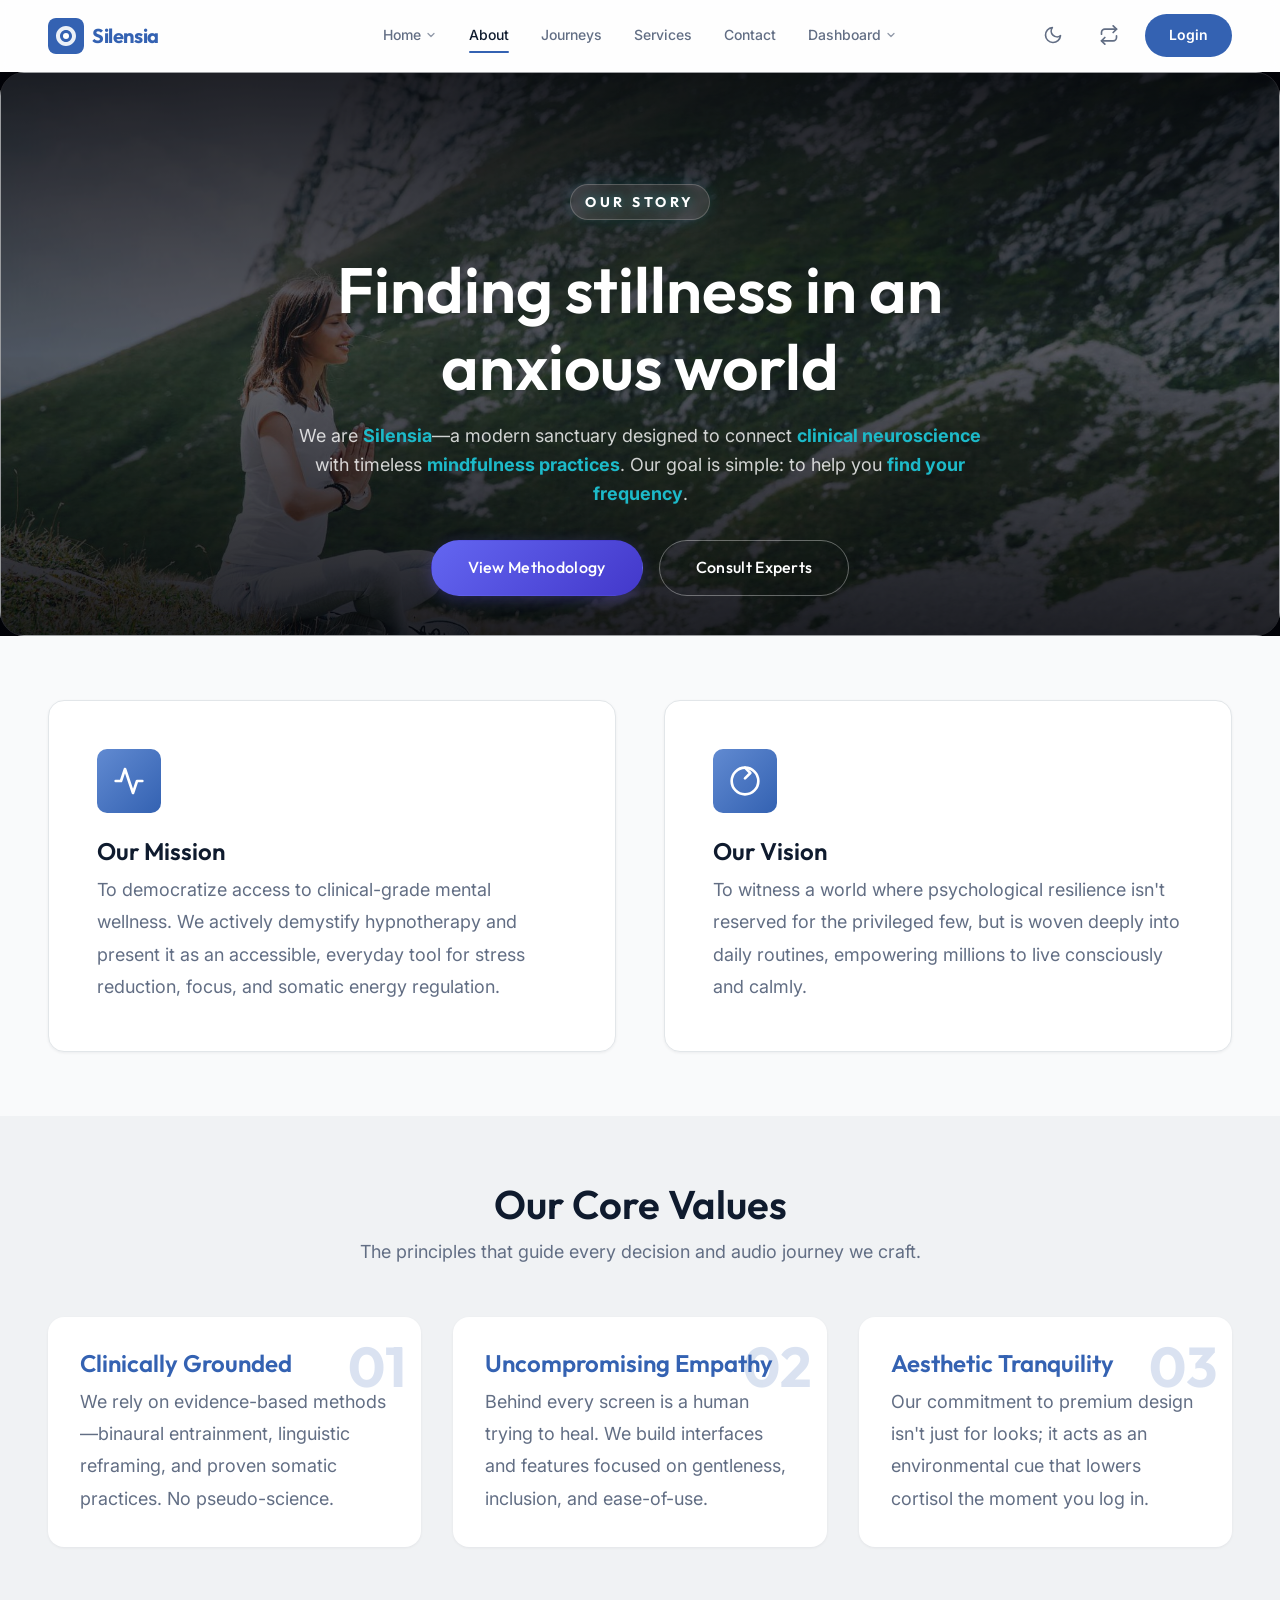
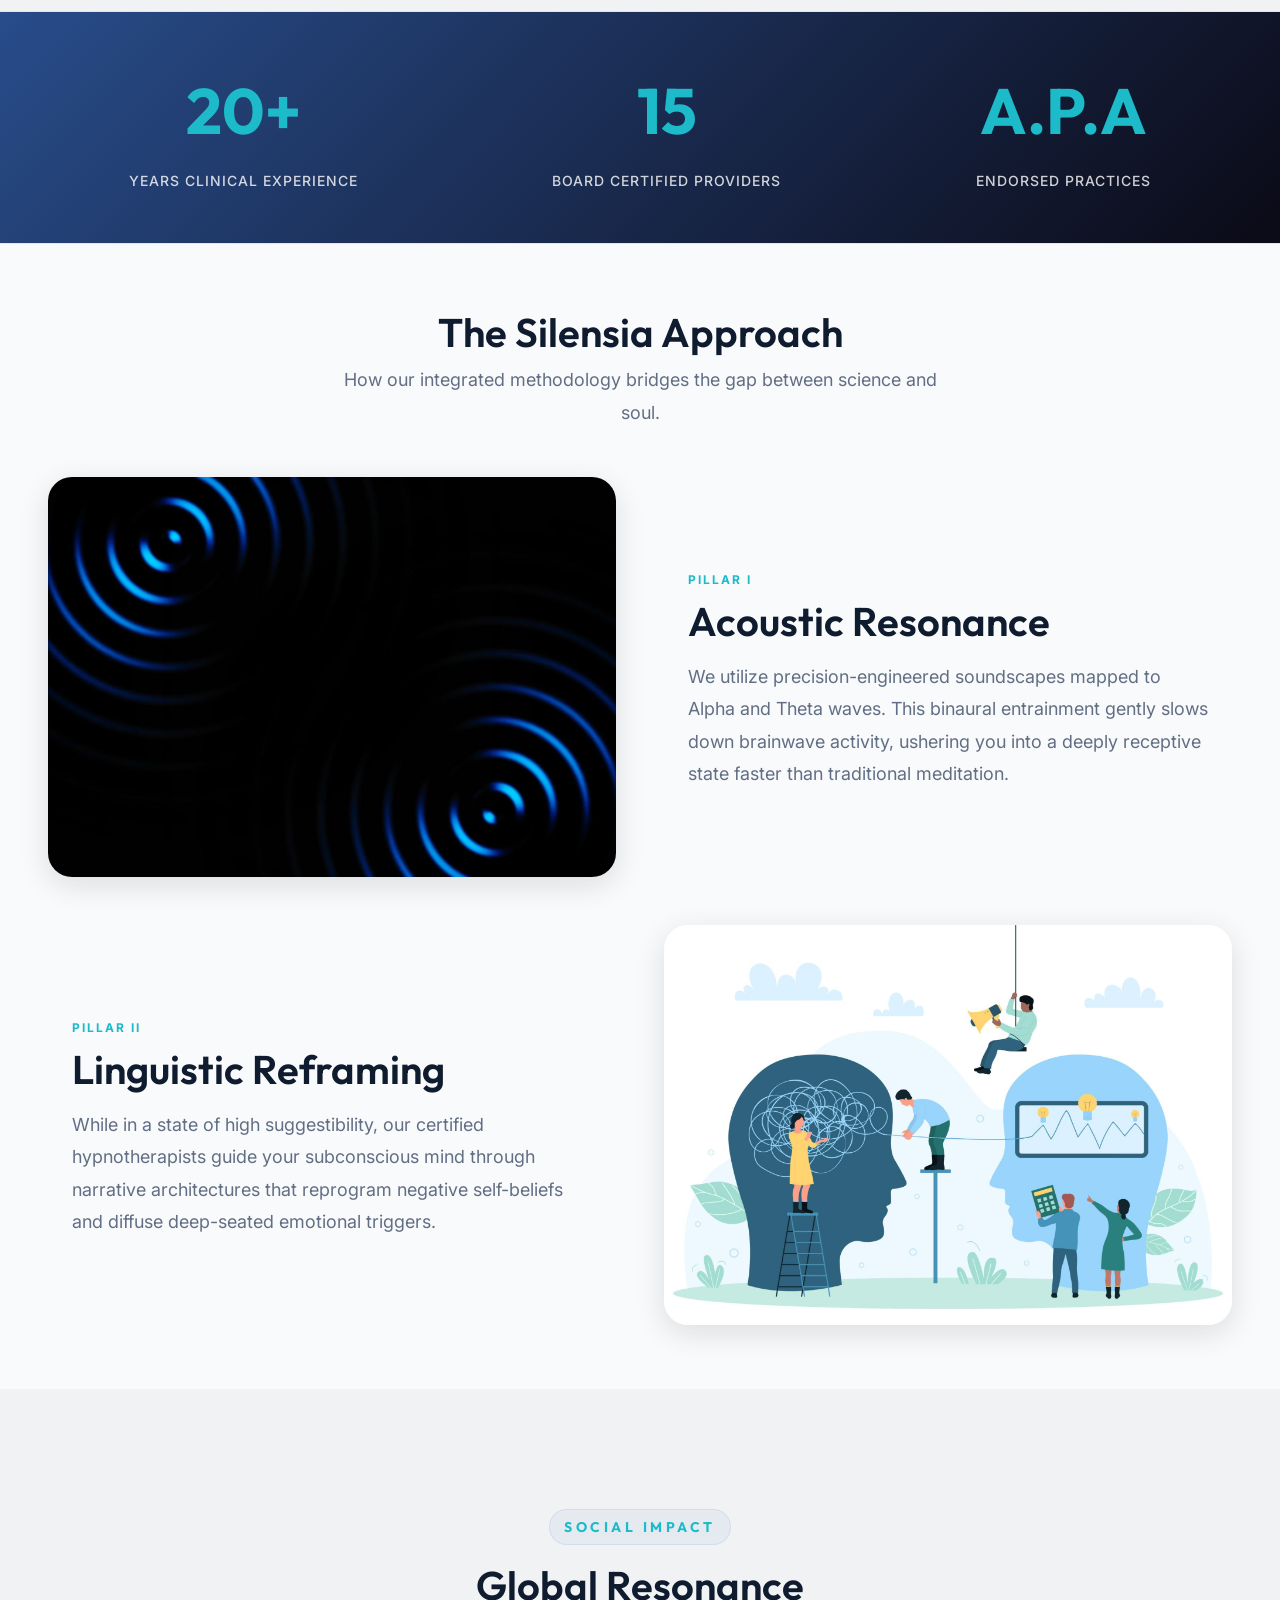
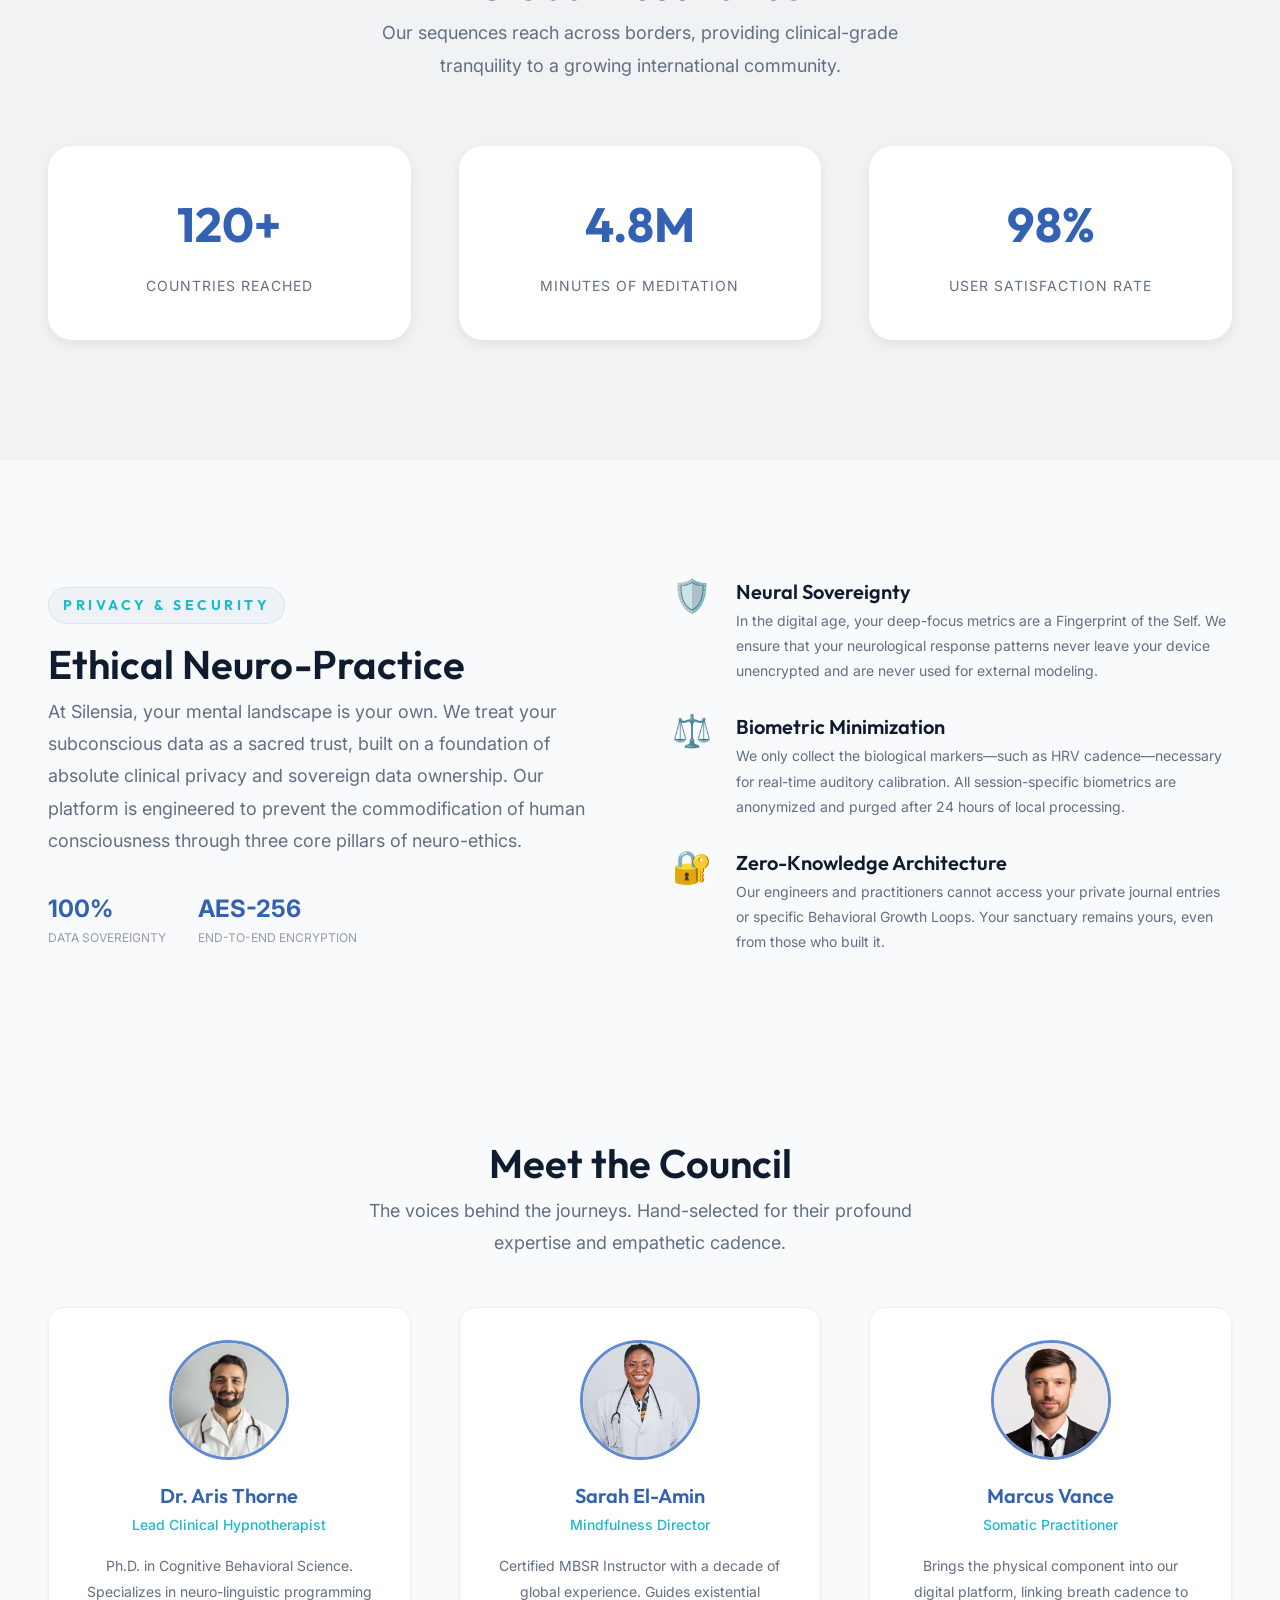
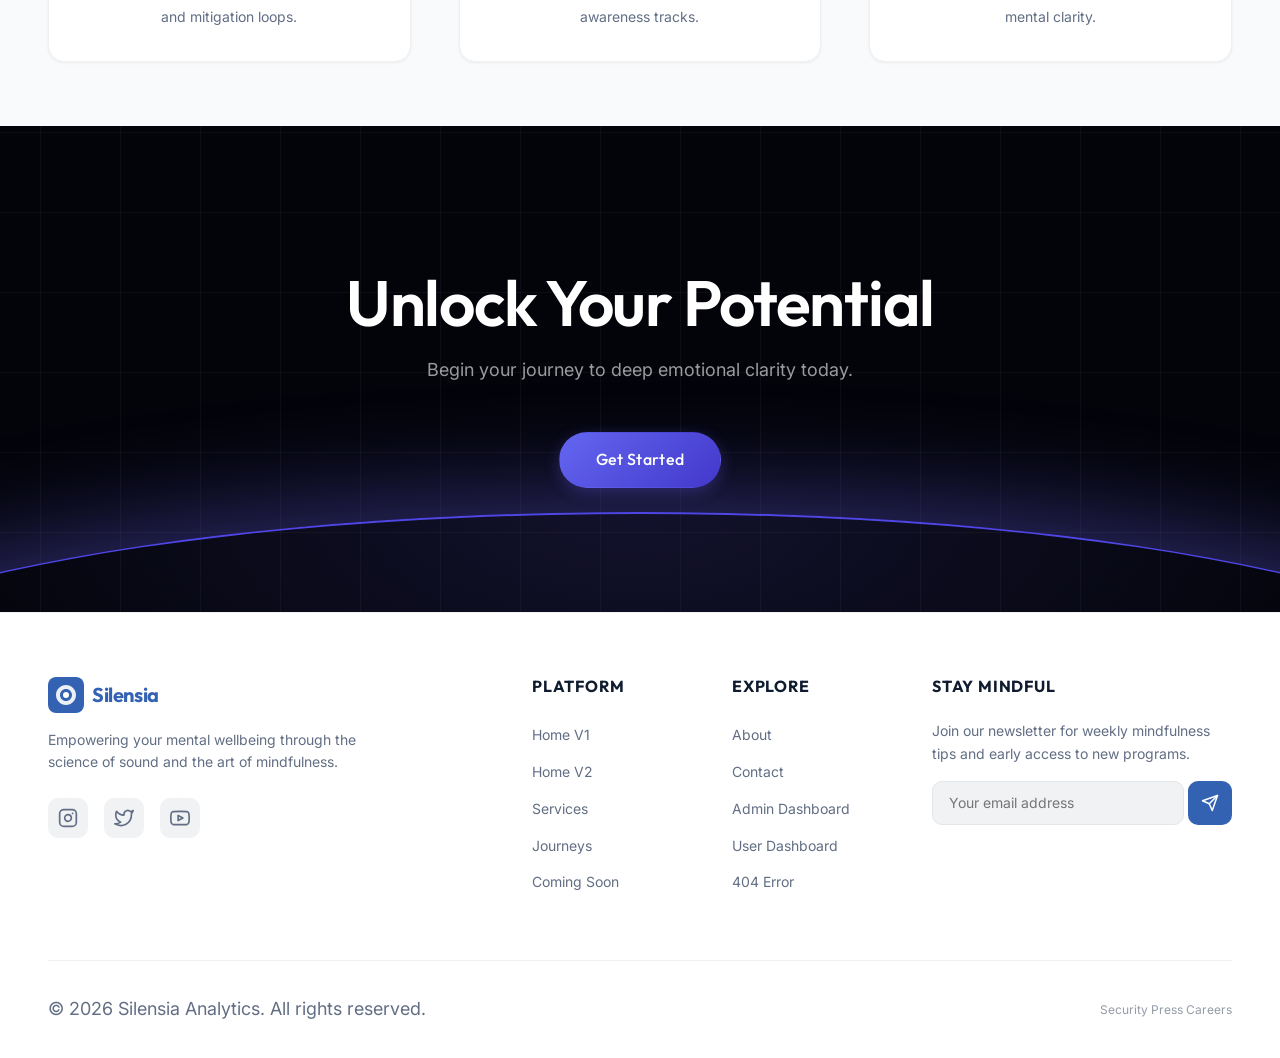
<file: pages/about.html>
<!DOCTYPE html>
<html lang="en" dir="ltr" data-theme="light">
<head>
  <meta charset="UTF-8" />
  <meta name="viewport" content="width=device-width, initial-scale=1.0" />
  <meta name="description" content="Silensia About — Discover our brand story, clinical experience, and the mission behind our hypnotherapy and mindfulness platform." />
  <title>Silensia — About Us</title>

  <!-- Stylesheets -->
  <link rel="stylesheet" href="../css/global.css" />
  <link rel="stylesheet" href="../css/about.css" />

  <link rel="icon" type="image/svg+xml" href="../favicon.svg" />
</head>
<body>

  <!-- ================================================
       HEADER
       ================================================ -->
  <header class="site-header" id="site-header">
    <a href="../index.html" class="nav-brand">
      <svg class="nav-logo" viewBox="0 0 36 36" fill="none" xmlns="http://www.w3.org/2000/svg">
        <rect width="36" height="36" rx="8" fill="var(--color-brand)"/>
        <path d="M18 8C12.48 8 8 12.48 8 18s4.48 10 10 10 10-4.48 10-10S23.52 8 18 8zm0 16c-3.31 0-6-2.69-6-6s2.69-6 6-6 6 2.69 6 6-2.69 6-6 6z" fill="white" opacity="0.9"/>
        <circle cx="18" cy="18" r="3" fill="white"/>
      </svg>
      <span class="nav-brand-name">Silensia</span>
    </a>

    <nav class="nav-links" role="navigation" aria-label="Main navigation">
      <ul>
        <li class="dropdown">
          <a href="#" class="dropdown-toggle">Home <svg class="dropdown-icon" viewBox="0 0 24 24" fill="none" stroke="currentColor" stroke-width="2.5" stroke-linecap="round" stroke-linejoin="round"><path d="m6 9 6 6 6-6"/></svg></a>
          <ul class="dropdown-menu">
            <li><a href="../index.html">Home V1</a></li>
            <li><a href="../home-v2.html">Home V2</a></li>
          </ul>
        </li>
        <li><a href="about.html" class="active">About</a></li>
        <li><a href="journeys.html">Journeys</a></li>
        <li><a href="services.html">Services</a></li>
        <li><a href="contact.html">Contact</a></li>
        <li class="dropdown">
          <a href="#" class="dropdown-toggle">Dashboard <svg class="dropdown-icon" viewBox="0 0 24 24" fill="none" stroke="currentColor" stroke-width="2.5" stroke-linecap="round" stroke-linejoin="round"><path d="m6 9 6 6 6-6"/></svg></a>
          <ul class="dropdown-menu">
            <li><a href="user-dashboard.html">User Dashboard</a></li>
            <li><a href="admin-dashboard.html">Admin Dashboard</a></li>
          </ul>
        </li>
      </ul>
    </nav>

    <div class="nav-actions">
      <button class="theme-toggle" aria-label="Toggle theme" id="header-theme-toggle"></button>
      <button class="rtl-toggle" aria-label="Toggle RTL" id="header-rtl-toggle"></button>
      <a href="login.html" class="nav-cta" id="header-cta">Login</a>
    </div>

    <button class="hamburger" aria-label="Open menu" aria-expanded="false" id="hamburger-btn">
      <span></span><span></span><span></span>
    </button>
  </header>

  <!-- ================================================
       SIDE NAV
       ================================================ -->
  <div class="sidenav-overlay" id="sidenav-overlay"></div>

  <aside class="sidenav" id="sidenav" role="dialog" aria-label="Mobile navigation">
    <div class="sidenav-header">
      <a href="../index.html" class="nav-brand">
        <svg class="nav-logo" viewBox="0 0 36 36" fill="none" xmlns="http://www.w3.org/2000/svg">
          <rect width="36" height="36" rx="8" fill="var(--color-brand)"/>
          <path d="M18 8C12.48 8 8 12.48 8 18s4.48 10 10 10 10-4.48 10-10S23.52 8 18 8zm0 16c-3.31 0-6-2.69-6-6s2.69-6 6-6 6 2.69 6 6-2.69 6-6 6z" fill="white" opacity="0.9"/>
          <circle cx="18" cy="18" r="3" fill="white"/>
        </svg>
        <span class="nav-brand-name">Silensia</span>
      </a>
      <button class="sidenav-close" aria-label="Close menu" id="sidenav-close-btn">
        <svg xmlns="http://www.w3.org/2000/svg" width="20" height="20" viewBox="0 0 24 24" fill="none" stroke="currentColor" stroke-width="2" stroke-linecap="round" stroke-linejoin="round">
          <line x1="18" y1="6" x2="6" y2="18"/><line x1="6" y1="6" x2="18" y2="18"/>
        </svg>
      </button>
    </div>

    <nav class="sidenav-links" role="navigation" aria-label="Mobile navigation links">
      <ul>
        <li><a href="../index.html">Home V1</a></li>
        <li><a href="../home-v2.html">Home V2</a></li>
        <li><a href="about.html" class="active">About</a></li>
        <li><a href="journeys.html">Journeys</a></li>
        <li><a href="services.html">Services</a></li>
        <li><a href="contact.html">Contact</a></li>
        <li><a href="user-dashboard.html">User Dashboard</a></li>
        <li><a href="admin-dashboard.html">Admin Dashboard</a></li>
      </ul>
    </nav>
    <div class="sidenav-divider"></div>
    <div class="sidenav-toggles">
      <button class="theme-toggle" id="sidenav-theme-toggle"></button>
      <button class="rtl-toggle" id="sidenav-rtl-toggle"></button>
    </div>
    <div class="sidenav-divider"></div>
    <a href="login.html" class="nav-cta sidenav-cta" id="sidenav-cta">Login</a>
  </aside>

  <!-- ================================================
       MAIN CONTENT
       ================================================ -->
  <main class="page-content">

    <!-- 1. Hero / Brand Story -->
    <section class="about-hero">
      <div class="about-hero-bg">
        <div class="img-placeholder about-hero-img"></div>
      </div>
      <div class="container about-hero-content">
        <span class="section-tag reveal">Our Story</span>
        <h1 class="about-title reveal">Finding stillness in an anxious world</h1>
        <p class="about-desc reveal">We are <span>Silensia</span>—a modern sanctuary designed to connect <span>clinical neuroscience</span> with timeless <span>mindfulness practices</span>. Our goal is simple: to help you <span>find your frequency</span>.</p>
        <div class="hero-cta reveal">
          <a href="services.html" class="btn-filled">View Methodology</a>
          <a href="contact.html" class="btn-outline">Consult Experts</a>
        </div>
      </div>
    </section>

    <!-- 2. Mission & Vision -->
    <section class="mission-vision">
      <div class="container mv-grid">
        <div class="mv-card reveal">
          <div class="mv-icon">
            <svg xmlns="http://www.w3.org/2000/svg" width="32" height="32" viewBox="0 0 24 24" fill="none" stroke="currentColor" stroke-width="2" stroke-linecap="round" stroke-linejoin="round"><path d="M22 12h-4l-3 9L9 3l-3 9H2"/></svg>
          </div>
          <h2>Our Mission</h2>
          <p>To democratize access to clinical-grade mental wellness. We actively demystify hypnotherapy and present it as an accessible, everyday tool for stress reduction, focus, and somatic energy regulation.</p>
        </div>
        <div class="mv-card reveal">
          <div class="mv-icon">
             <svg xmlns="http://www.w3.org/2000/svg" width="32" height="32" viewBox="0 0 24 24" fill="none" stroke="currentColor" stroke-width="2" stroke-linecap="round" stroke-linejoin="round"><circle cx="12" cy="12" r="10"/><path d="m12 2 4 4-4 4"/></svg>
          </div>
          <h2>Our Vision</h2>
          <p>To witness a world where psychological resilience isn't reserved for the privileged few, but is woven deeply into daily routines, empowering millions to live consciously and calmly.</p>
        </div>
      </div>
    </section>

    <!-- 3. Core Values -->
    <section class="core-values">
      <div class="container">
        <div class="section-header-v2 text-center">
          <h2 class="section-title-v2 reveal">Our Core Values</h2>
          <p class="section-subtitle-v2 reveal">The principles that guide every decision and audio journey we craft.</p>
        </div>
        <div class="values-grid">
          <div class="value-item reveal">
            <div class="value-number">01</div>
            <h3>Clinically Grounded</h3>
            <p>We rely on evidence-based methods—binaural entrainment, linguistic reframing, and proven somatic practices. No pseudo-science.</p>
          </div>
          <div class="value-item reveal">
            <div class="value-number">02</div>
            <h3>Uncompromising Empathy</h3>
            <p>Behind every screen is a human trying to heal. We build interfaces and features focused on gentleness, inclusion, and ease-of-use.</p>
          </div>
          <div class="value-item reveal">
            <div class="value-number">03</div>
            <h3>Aesthetic Tranquility</h3>
            <p>Our commitment to premium design isn't just for looks; it acts as an environmental cue that lowers cortisol the moment you log in.</p>
          </div>
        </div>
      </div>
    </section>

    <!-- 5. Experience & Certifications -->
    <section class="certifications-banner">
      <div class="container banner-inner reveal">
        <div class="cert-stats">
          <div class="cert-item">
            <span class="cert-num">20+</span>
            <span class="cert-label">Years Clinical Experience</span>
          </div>
          <div class="cert-item">
            <span class="cert-num">15</span>
            <span class="cert-label">Board Certified Providers</span>
          </div>
          <div class="cert-item">
            <span class="cert-num">A.P.A</span>
            <span class="cert-label">Endorsed Practices</span>
          </div>
        </div>
      </div>
    </section>

    <!-- 4. The Approach -->
    <section class="our-approach">
      <div class="container">
        <div class="section-header-v2 text-center">
          <h2 class="section-title-v2 reveal">The Silensia Approach</h2>
          <p class="section-subtitle-v2 reveal">How our integrated methodology bridges the gap between science and soul.</p>
        </div>
        
        <div class="approach-list">
          <div class="approach-row reveal">
            <div class="approach-visual">
              <img src="../images/about/Acoustic Resonance.jpg" class="approach-img" alt="Acoustic Resonance Diagram" style="width: 100%; height: 100%; object-fit: cover;">
            </div>
            <div class="approach-text">
              <span class="step-label">Pillar I</span>
              <h3>Acoustic Resonance</h3>
              <p>We utilize precision-engineered soundscapes mapped to Alpha and Theta waves. This binaural entrainment gently slows down brainwave activity, ushering you into a deeply receptive state faster than traditional meditation.</p>
            </div>
          </div>

          <div class="approach-row reverse reveal">
            <div class="approach-visual">
              <img src="../images/about/Linguistic Reframing.jpg" class="approach-img" alt="Linguistic Reframing Visualization" style="width: 100%; height: 100%; object-fit: cover;">
            </div>
            <div class="approach-text">
              <span class="step-label">Pillar II</span>
              <h3>Linguistic Reframing</h3>
              <p>While in a state of high suggestibility, our certified hypnotherapists guide your subconscious mind through narrative architectures that reprogram negative self-beliefs and diffuse deep-seated emotional triggers.</p>
            </div>
          </div>
        </div>
      </div>
    </section>


    <!-- NEW SECTION 1: GLOBAL RESONANCE -->
    <section class="global-resonance section-pad bg-alt">
      <div class="container text-center">
        <div class="section-header-v2" style="margin-bottom: var(--space-3xl);">
          <span class="section-tag reveal">Social Impact</span>
          <h2 class="section-title-v2 reveal">Global Resonance</h2>
          <p class="section-subtitle-v2 reveal">Our sequences reach across borders, providing clinical-grade tranquility to a growing international community.</p>
        </div>
        
        <div class="resonance-grid reveal">
          <div class="resonance-item">
            <span class="r-num">120+</span>
            <span class="r-label">Countries reached</span>
          </div>
          <div class="resonance-item">
            <span class="r-num">4.8M</span>
            <span class="r-label">Minutes of meditation</span>
          </div>
          <div class="resonance-item">
            <span class="r-num">98%</span>
            <span class="r-label">User satisfaction rate</span>
          </div>
        </div>
      </div>
    </section>

    <!-- NEW SECTION 2: ETHICAL NEURO-PRACTICE -->
    <section class="ethical-practice section-pad">
      <div class="container">
        <div class="ethical-wrapper reveal">
           <div class="ethical-info">
             <span class="section-tag">Privacy & Security</span>
             <h2 class="section-title-v2">Ethical Neuro-Practice</h2>
             <p class="section-subtitle-v2" style="margin-bottom: var(--space-xl);">At Silensia, your mental landscape is your own. We treat your subconscious data as a sacred trust, built on a foundation of absolute clinical privacy and sovereign data ownership. Our platform is engineered to prevent the commodification of human consciousness through three core pillars of neuro-ethics.</p>
             
             <div class="ethical-stats-mini">
                <div class="e-mini-stat">
                   <strong>100%</strong>
                   <span>Data Sovereignty</span>
                </div>
                <div class="e-mini-stat">
                   <strong>AES-256</strong>
                   <span>End-to-End Encryption</span>
                </div>
             </div>
           </div>
           
           <div class="ethical-features">
              <div class="e-feat">
                <div class="e-icon">🛡️</div>
                <div class="e-text">
                  <h4>Neural Sovereignty</h4>
                  <p>In the digital age, your deep-focus metrics are a Fingerprint of the Self. We ensure that your neurological response patterns never leave your device unencrypted and are never used for external modeling.</p>
                </div>
              </div>
              <div class="e-feat">
                <div class="e-icon">⚖️</div>
                <div class="e-text">
                  <h4>Biometric Minimization</h4>
                  <p>We only collect the biological markers—such as HRV cadence—necessary for real-time auditory calibration. All session-specific biometrics are anonymized and purged after 24 hours of local processing.</p>
                </div>
              </div>
              <div class="e-feat">
                <div class="e-icon">🔐</div>
                <div class="e-text">
                  <h4>Zero-Knowledge Architecture</h4>
                  <p>Our engineers and practitioners cannot access your private journal entries or specific Behavioral Growth Loops. Your sanctuary remains yours, even from those who built it.</p>
                </div>
              </div>
           </div>
        </div>
      </div>
    </section>

    <!-- Practitioners Section -->
    <section class="practitioners">
      <div class="container">
         <div class="section-header-v2 text-center">
            <h2 class="section-title-v2 reveal">Meet the Council</h2>
            <p class="section-subtitle-v2 reveal">The voices behind the journeys. Hand-selected for their profound expertise and empathetic cadence.</p>
         </div>
         <div class="practitioner-grid">
            <!-- Practitioner 1 -->
            <div class="practitioner-card reveal">
              <div class="p-img-wrapper">
                <img src="../images/about/Dr. Aris Thorne.jpg" class="p-avatar" alt="Dr. Aris Thorne" style="width: 100%; height: 100%; object-fit: cover;">
              </div>
              <div class="p-info">
                <h4>Dr. Aris Thorne</h4>
                <p class="p-role">Lead Clinical Hypnotherapist</p>
                <p class="p-bio">Ph.D. in Cognitive Behavioral Science. Specializes in neuro-linguistic programming and mitigation loops.</p>
              </div>
            </div>
            <!-- Practitioner 2 -->
            <div class="practitioner-card reveal">
              <div class="p-img-wrapper">
                <img src="../images/about/Sarah El-Amin.jpg" id="p-sarah" class="p-avatar" alt="Sarah El-Amin" style="width: 100%; height: 100%; object-fit: cover;">
              </div>
              <div class="p-info">
                <h4>Sarah El-Amin</h4>
                <p class="p-role">Mindfulness Director</p>
                <p class="p-bio">Certified MBSR Instructor with a decade of global experience. Guides existential awareness tracks.</p>
              </div>
            </div>
            <!-- Practitioner 3 -->
            <div class="practitioner-card reveal">
              <div class="p-img-wrapper">
                <img src="../images/about/Marcus Vance.jpg" class="p-avatar" alt="Marcus Vance" style="width: 100%; height: 100%; object-fit: cover;">
              </div>
              <div class="p-info">
                <h4>Marcus Vance</h4>
                <p class="p-role">Somatic Practitioner</p>
                <p class="p-bio">Brings the physical component into our digital platform, linking breath cadence to mental clarity.</p>
              </div>
            </div>
         </div>
      </div>
    </section>

    <!-- 7. Final CTA -->
    <section class="about-cta-v2 reveal">
      <div class="cta-grid-bg"></div>
      <div class="cta-arch-glow"></div>
      <div class="container text-center cta-v2-content">
        <h2 class="cta-v2-title">Unlock Your Potential</h2>
        <p class="cta-v2-desc">Begin your journey to deep emotional clarity today.</p>
        
        <div class="cta-btns-v2">
           <a href="journeys.html" class="btn-filled">Get Started</a>
        </div>
      </div>
    </section>

  </main>

  <!-- ================================================
       FOOTER
       ================================================ -->
  <footer class="site-footer">
    <div class="footer-container">
      <div class="footer-top">
        <div class="footer-brand">
          <a href="../index.html" class="nav-brand">
            <svg class="nav-logo" viewBox="0 0 36 36" fill="none" xmlns="http://www.w3.org/2000/svg">
              <rect width="36" height="36" rx="8" fill="var(--color-brand)"/>
              <path d="M18 8C12.48 8 8 12.48 8 18s4.48 10 10 10 10-4.48 10-10S23.52 8 18 8zm0 16c-3.31 0-6-2.69-6-6s2.69-6 6-6 6 2.69 6 6-2.69 6-6 6z" fill="white" opacity="0.9"/>
              <circle cx="18" cy="18" r="3" fill="white"/>
            </svg>
            <span class="nav-brand-name">Silensia</span>
          </a>
          <p class="footer-tagline">Empowering your mental wellbeing through the science of sound and the art of mindfulness.</p>
          <div class="social-links">
            <a href="#" aria-label="Instagram">
              <svg xmlns="http://www.w3.org/2000/svg" width="20" height="20" viewBox="0 0 24 24" fill="none" stroke="currentColor" stroke-width="2" stroke-linecap="round" stroke-linejoin="round"><rect x="2" y="2" width="20" height="20" rx="5" ry="5"/><path d="M16 11.37A4 4 0 1 1 12.63 8 4 4 0 0 1 16 11.37z"/><line x1="17.5" y1="6.5" x2="17.51" y2="6.5"/></svg>
            </a>
            <a href="#" aria-label="Twitter">
              <svg xmlns="http://www.w3.org/2000/svg" width="20" height="20" viewBox="0 0 24 24" fill="none" stroke="currentColor" stroke-width="2" stroke-linecap="round" stroke-linejoin="round"><path d="M23 3a10.9 10.9 0 0 1-3.14 1.53 4.48 4.48 0 0 0-7.86 3v1A10.66 10.66 0 0 1 3 4s-4 9 5 13a11.64 11.64 0 0 1-7 2c9 5 20 0 20-11.5a4.5 4.5 0 0 0-.08-.83A7.72 7.72 0 0 0 23 3z"/></svg>
            </a>
            <a href="#" aria-label="YouTube">
              <svg xmlns="http://www.w3.org/2000/svg" width="20" height="20" viewBox="0 0 24 24" fill="none" stroke="currentColor" stroke-width="2" stroke-linecap="round" stroke-linejoin="round"><path d="M22.54 6.42a2.78 2.78 0 0 0-1.94-2C18.88 4 12 4 12 4s-6.88 0-8.6.42a2.78 2.78 0 0 0-1.94 2C1 8.11 1 12 1 12s0 3.89.42 5.58a2.78 2.78 0 0 0 1.94 2c1.72.42 8.6.42 8.6.42s6.88 0 8.6-.42a2.78 2.78 0 0 0 1.94-2C23 15.89 23 12 23 12s0-3.89-.42-5.58z"/><polyline points="9.75 15.02 15.5 12 9.75 8.98 9.75 15.02"/></svg>
            </a>
          </div>
        </div>

        <div class="footer-nav">
          <div class="footer-nav-col">
            <h4 class="footer-title">Platform</h4>
            <ul>
              <li><a href="../index.html">Home V1</a></li>
              <li><a href="../home-v2.html">Home V2</a></li>
              <li><a href="services.html">Services</a></li>
              <li><a href="journeys.html">Journeys</a></li>
              <li><a href="coming-soon.html">Coming Soon</a></li>
            </ul>
          </div>
          <div class="footer-nav-col">
            <h4 class="footer-title">Explore</h4>
            <ul>
              <li><a href="about.html">About</a></li>
              <li><a href="contact.html">Contact</a></li>
              <li><a href="admin-dashboard.html">Admin Dashboard</a></li>
              <li><a href="user-dashboard.html">User Dashboard</a></li>
              <li><a href="404.html">404 Error</a></li>
            </ul>
          </div>
          <div class="footer-nav-col newsletter-col">
            <h4 class="footer-title">Stay Mindful</h4>
            <p>Join our newsletter for weekly mindfulness tips and early access to new programs.</p>
            <form class="newsletter-form">
              <input type="email" placeholder="Your email address" required>
              <button type="submit" aria-label="Subscribe">
                <svg xmlns="http://www.w3.org/2000/svg" width="18" height="18" viewBox="0 0 24 24" fill="none" stroke="currentColor" stroke-width="2" stroke-linecap="round" stroke-linejoin="round"><line x1="22" y1="2" x2="11" y2="13"/><polyline points="22 2 15 22 11 13 2 9 22 2"/></svg>
              </button>
            </form>
          </div>
        </div>
      </div>

      <div class="footer-bottom">
        <p>&copy; 2026 Silensia Analytics. All rights reserved.</p>
        <div class="footer-bottom-links">
          <a href="#">Security</a>
          <a href="#">Press</a>
          <a href="#">Careers</a>
        </div>
      </div>
    </div>
  </footer>

  <!-- Scripts -->
  <script src="../js/global.js"></script>
  <script src="../js/about.js"></script>
</body>
</html>
</file>
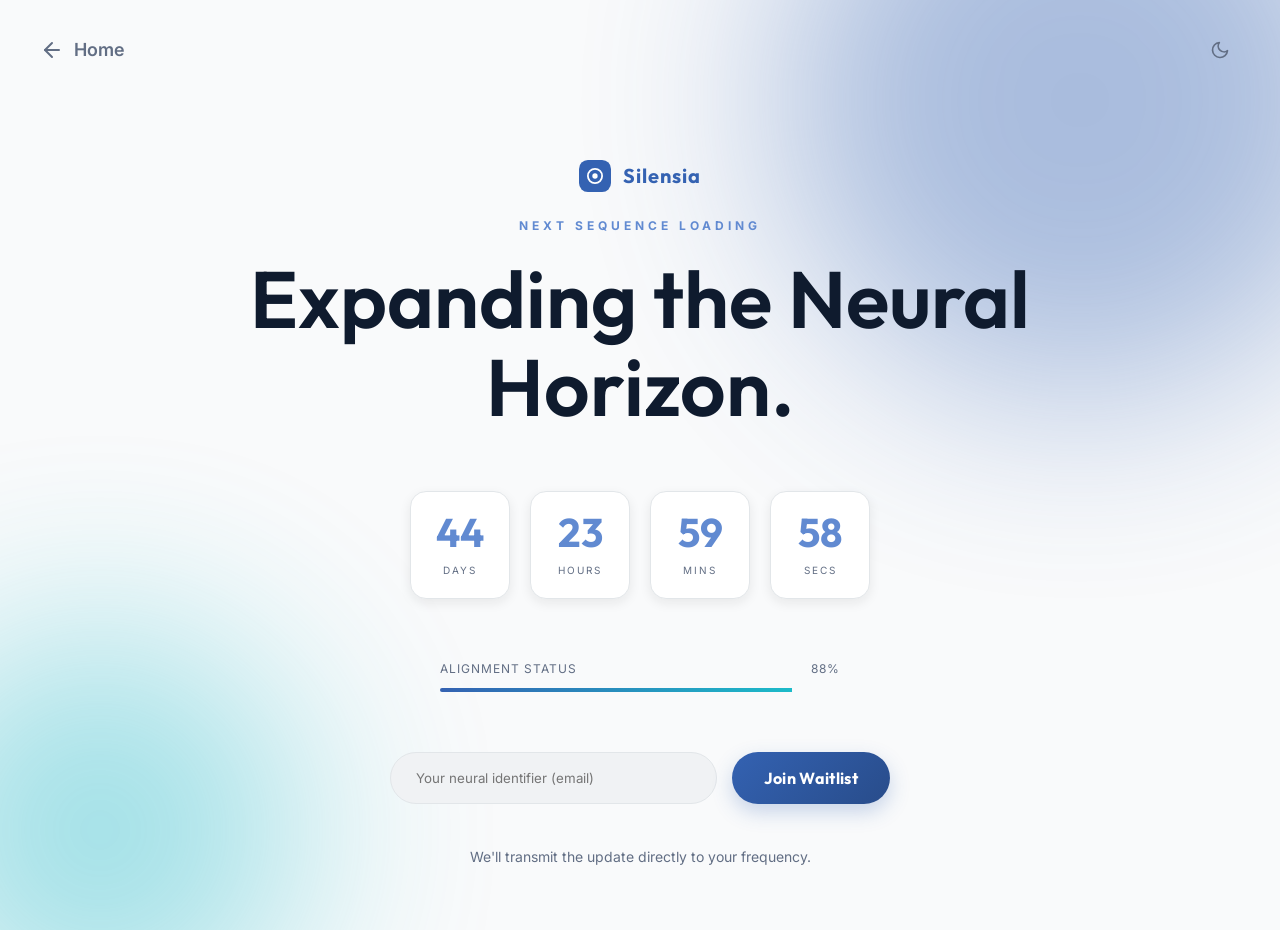
<file: pages/coming-soon.html>
<html lang="en" dir="ltr">
<head>
  <meta charset="UTF-8" />
  <meta name="viewport" content="width=device-width, initial-scale=1.0" />
  <meta name="description" content="Silensia: New neural Mastery Labs and dashboards are launching soon." />
  <title>Silensia — Next Sequence Loading</title>

  <!-- Stylesheets -->
  <link rel="stylesheet" href="../css/global.css" />
  <link rel="stylesheet" href="../css/coming-soon.css" />

  <link rel="icon" type="image/svg+xml" href="../favicon.svg" />
</head>
<body>

  <main class="coming-soon-wrapper">
    <!-- Atmospheric Blobs -->
    <div class="cs-bg-blobs">
        <div class="blob blob-1"></div>
        <div class="blob blob-2"></div>
    </div>

    <!-- TOP NAV CONTROLS -->
    <div class="auth-controls">
        <a href="../index.html" class="auth-back-home" aria-label="Go back to home">
            <svg width="24" height="24" viewBox="0 0 24 24" fill="none" stroke="currentColor" stroke-width="2" stroke-linecap="round" stroke-linejoin="round"><line x1="19" y1="12" x2="5" y2="12"></line><polyline points="12 19 5 12 12 5"></polyline></svg>
            <span>Home</span>
        </a>
        
        


        <button class="theme-toggle" id="cs-theme-toggle" aria-label="Toggle theme"></button>
    </div>

    <!-- Content -->
    <div class="cs-content">
        <a href="../index.html" class="cs-brand-stack" style="text-decoration: none;">
            <div class="auth-logo">
                <svg viewBox="0 0 36 36" fill="none" xmlns="http://www.w3.org/2000/svg">
                    <rect width="36" height="36" rx="10" fill="var(--color-primary)"/>
                    <circle cx="18" cy="18" r="8" stroke="white" stroke-width="2"/>
                    <circle cx="18" cy="18" r="3" fill="white"/>
                </svg>
            </div>
            <span class="auth-brand-name">Silensia</span>
        </a>
        <span class="cs-tag">Next Sequence Loading</span>

        <h1>Expanding the <span class="text-gradient">Neural Horizon.</span></h1>

        
        <!-- Countdown -->
        <div class="countdown-container">
            <div class="cd-box">
                <span class="cd-num" id="days">00</span>
                <span class="cd-label">Days</span>
            </div>
            <div class="cd-box">
                <span class="cd-num" id="hours">00</span>
                <span class="cd-label">Hours</span>
            </div>
            <div class="cd-box">
                <span class="cd-num" id="minutes">00</span>
                <span class="cd-label">Mins</span>
            </div>
            <div class="cd-box">
                <span class="cd-num" id="seconds">00</span>
                <span class="cd-label">Secs</span>
            </div>
        </div>

        <!-- Progress Bar -->
        <div class="alignment-progress">
            <div class="progress-label">
                <span>Alignment Status</span>
                <span>88%</span>
            </div>
            <div class="progress-track">
                <div class="progress-fill"></div>
            </div>
        </div>

        <!-- Form -->
        <form class="waitlist-form">
            <input type="email" placeholder="Your neural identifier (email)" required>
            <button type="submit" class="btn-filled">Join Waitlist</button>
        </form>

        <p style="margin-top: 40px; color: var(--color-text-secondary); font-size: 14px;">We'll transmit the update directly to your frequency.</p>
    </div>

  </main>

  <script src="../js/global.js"></script>
  <script src="../js/coming-soon.js"></script>
</body>
</html>
</file>
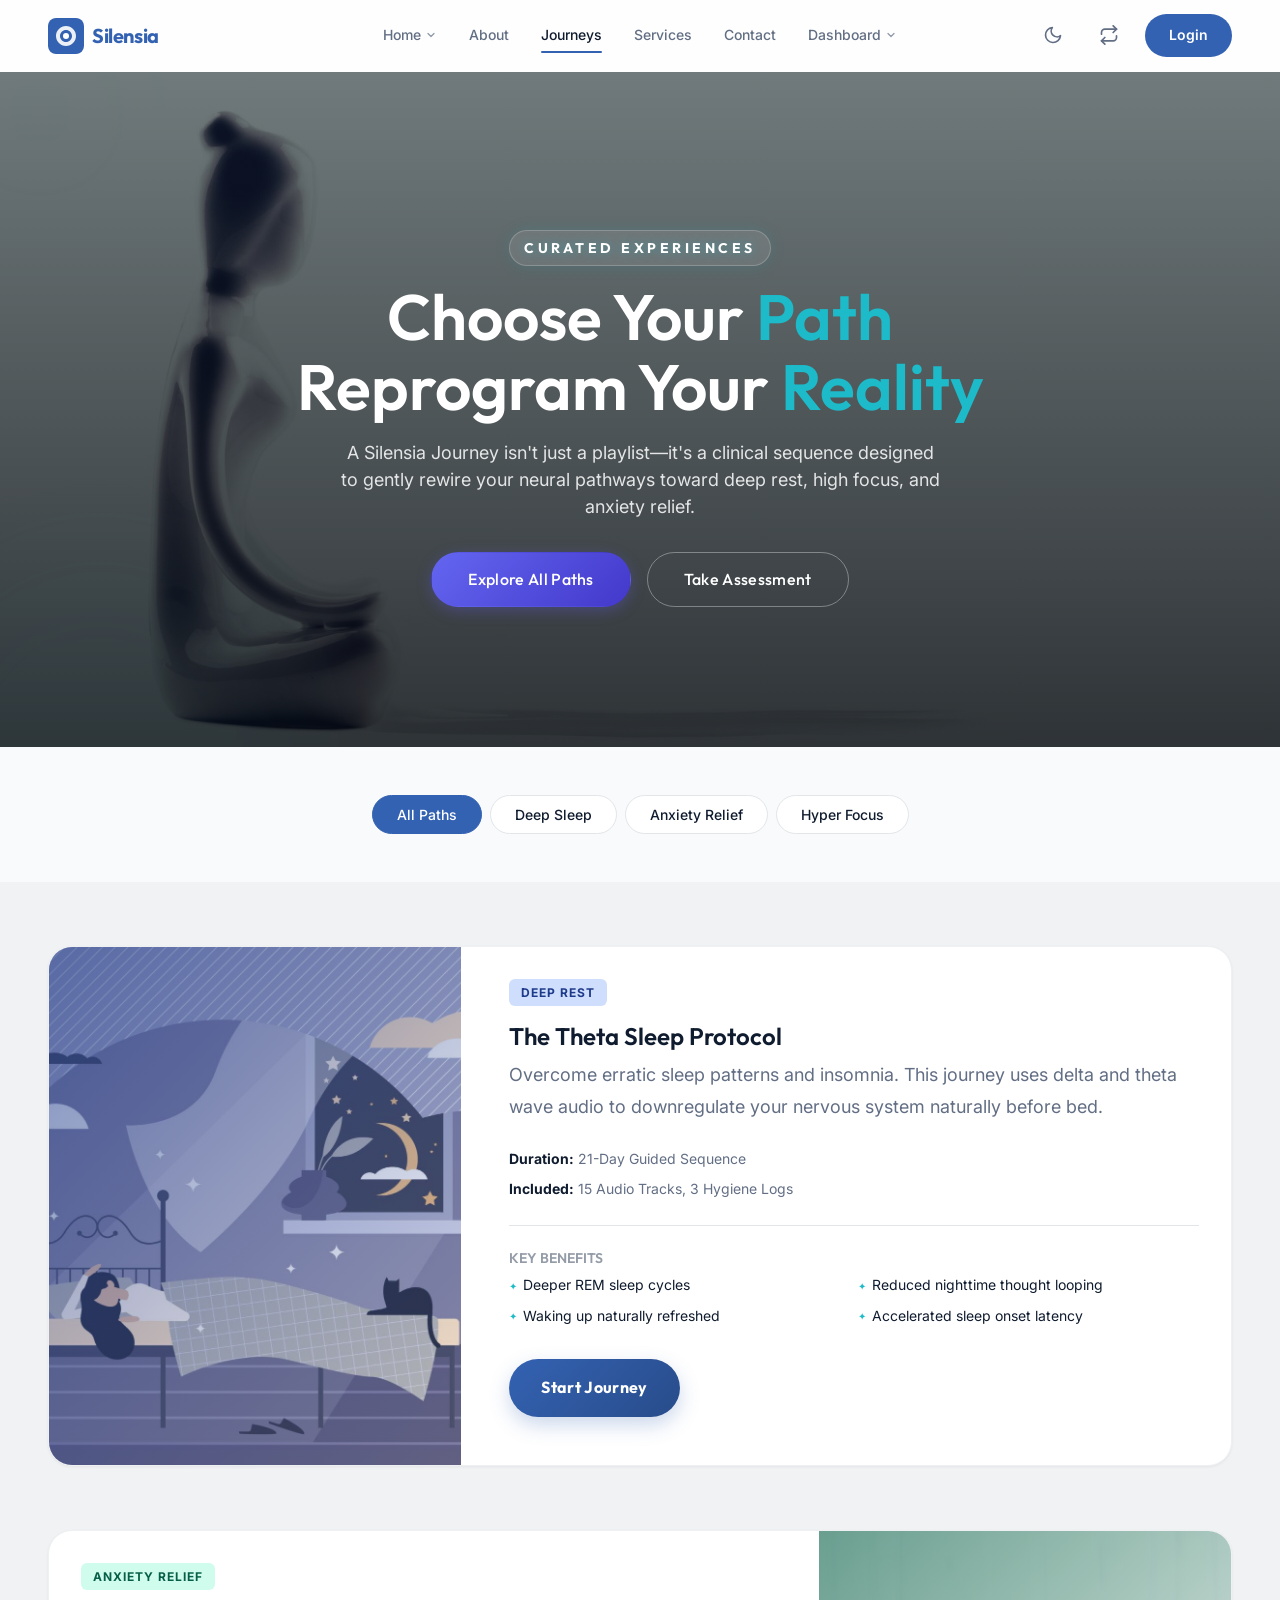
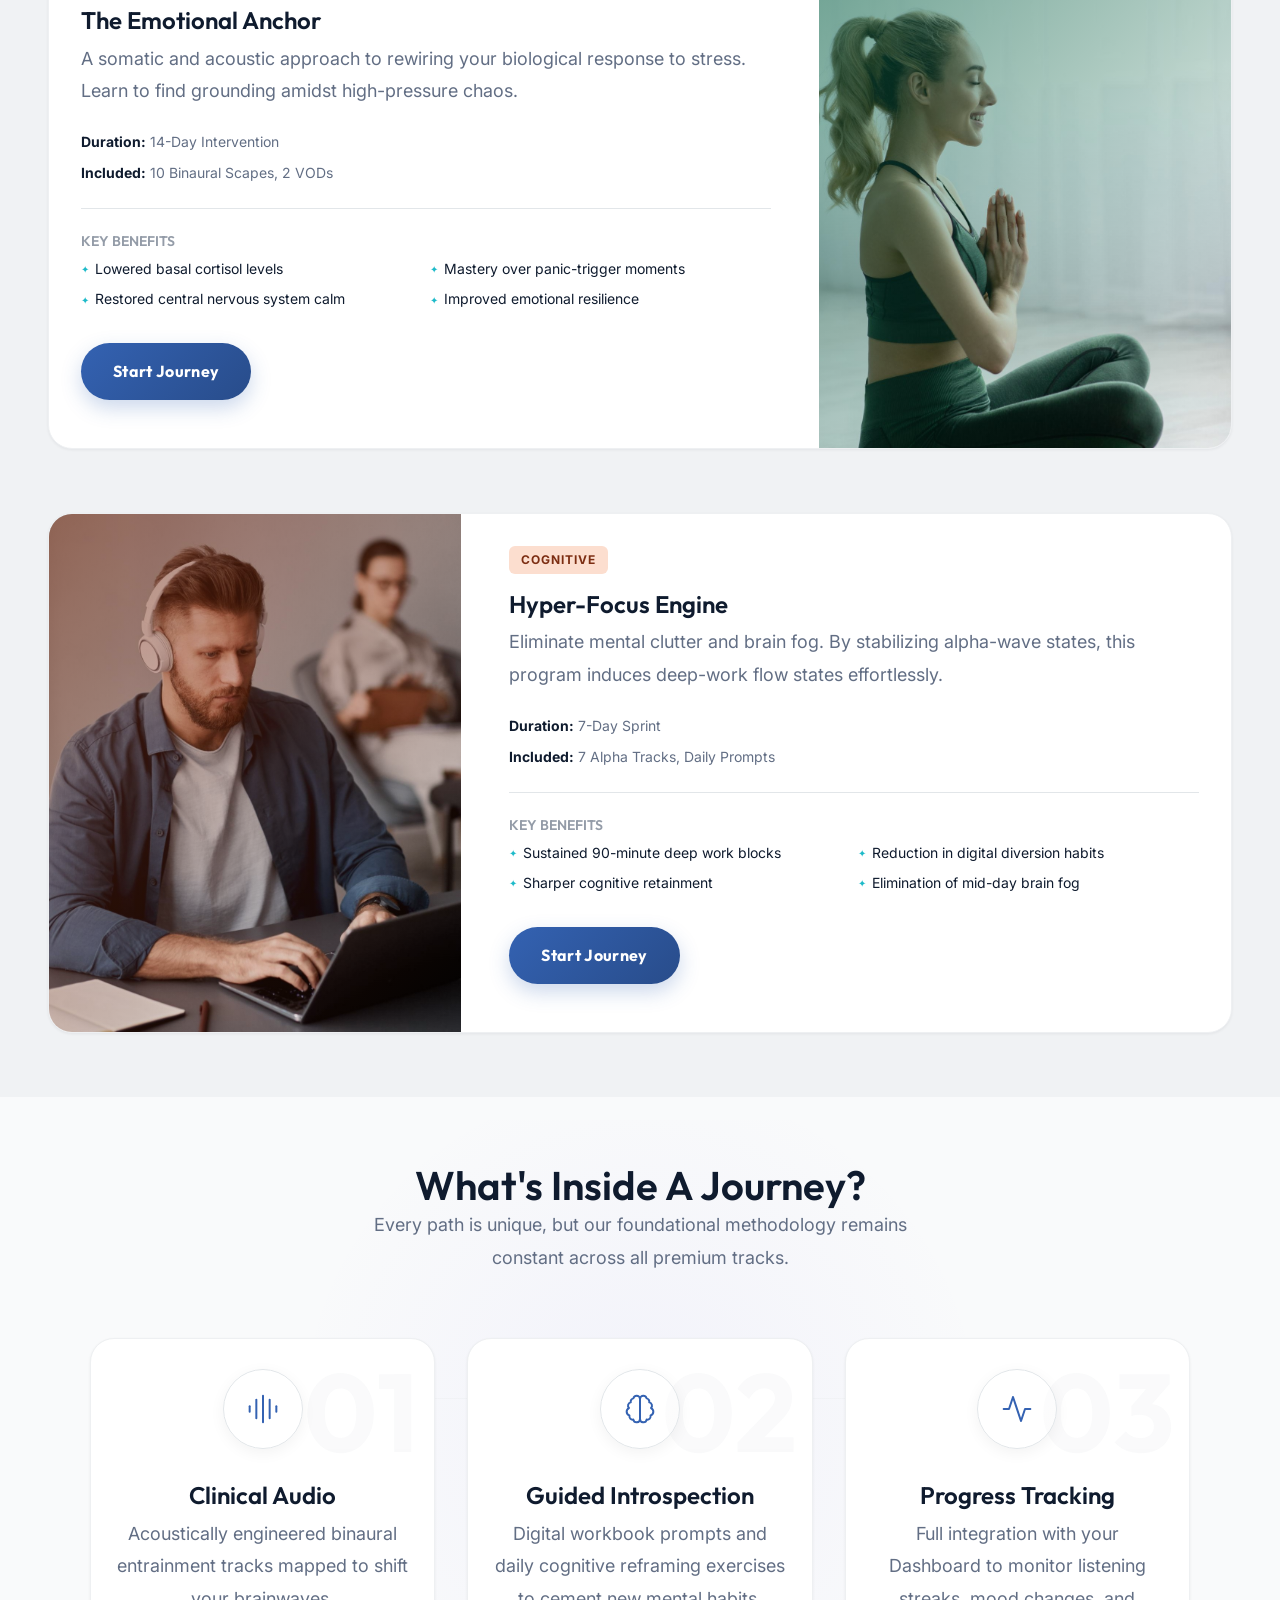
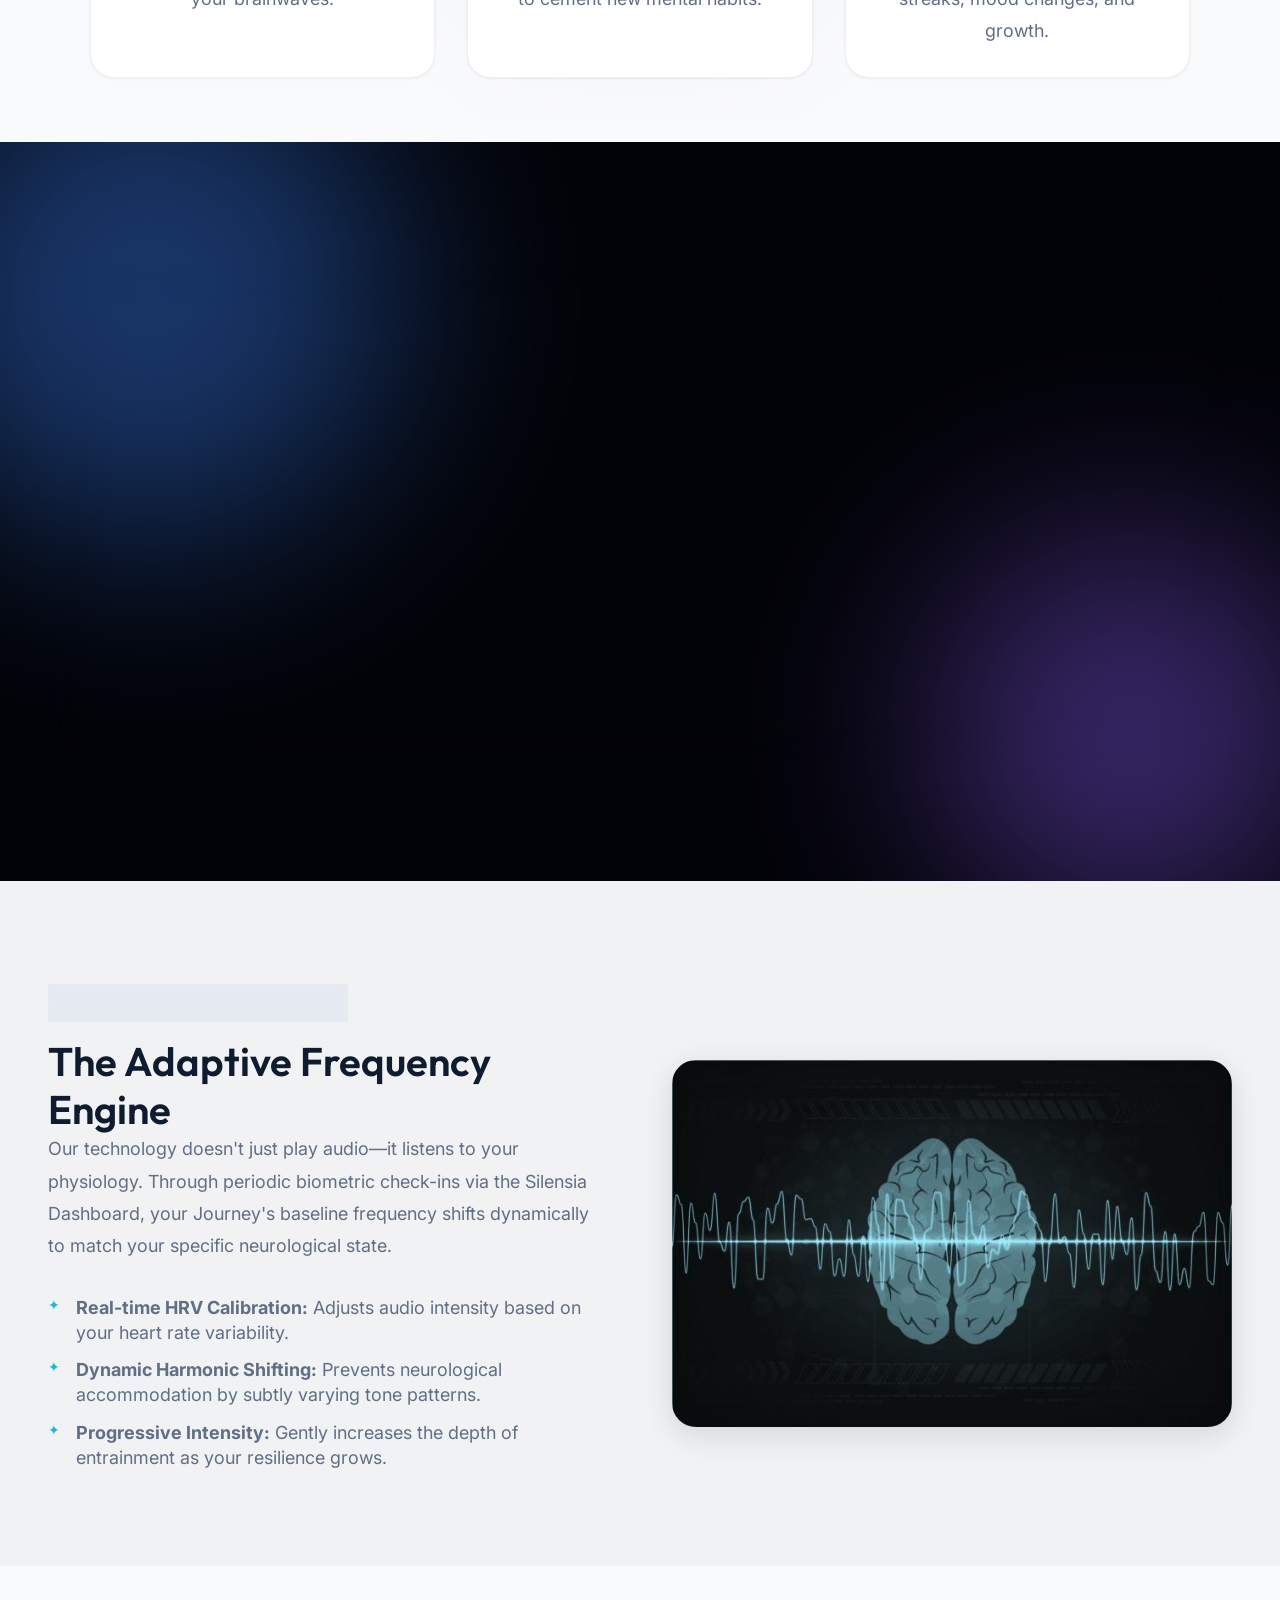
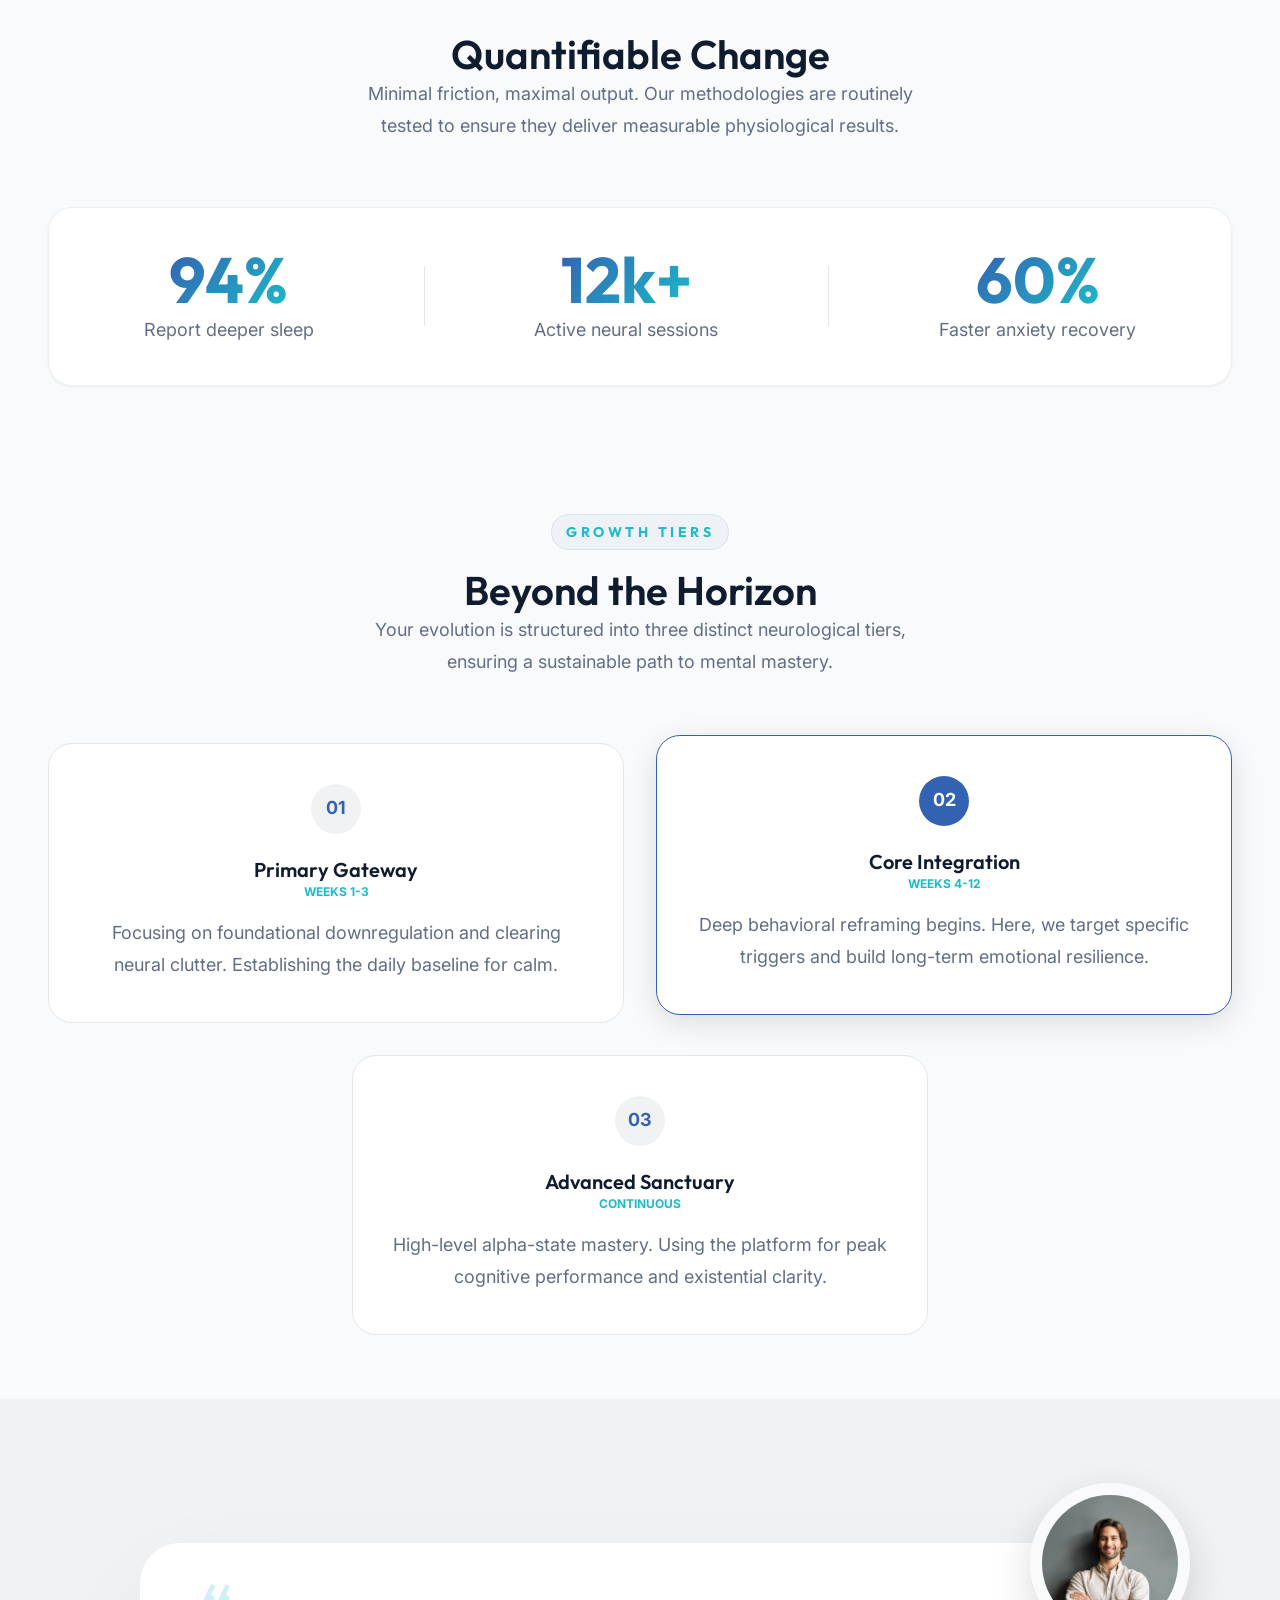
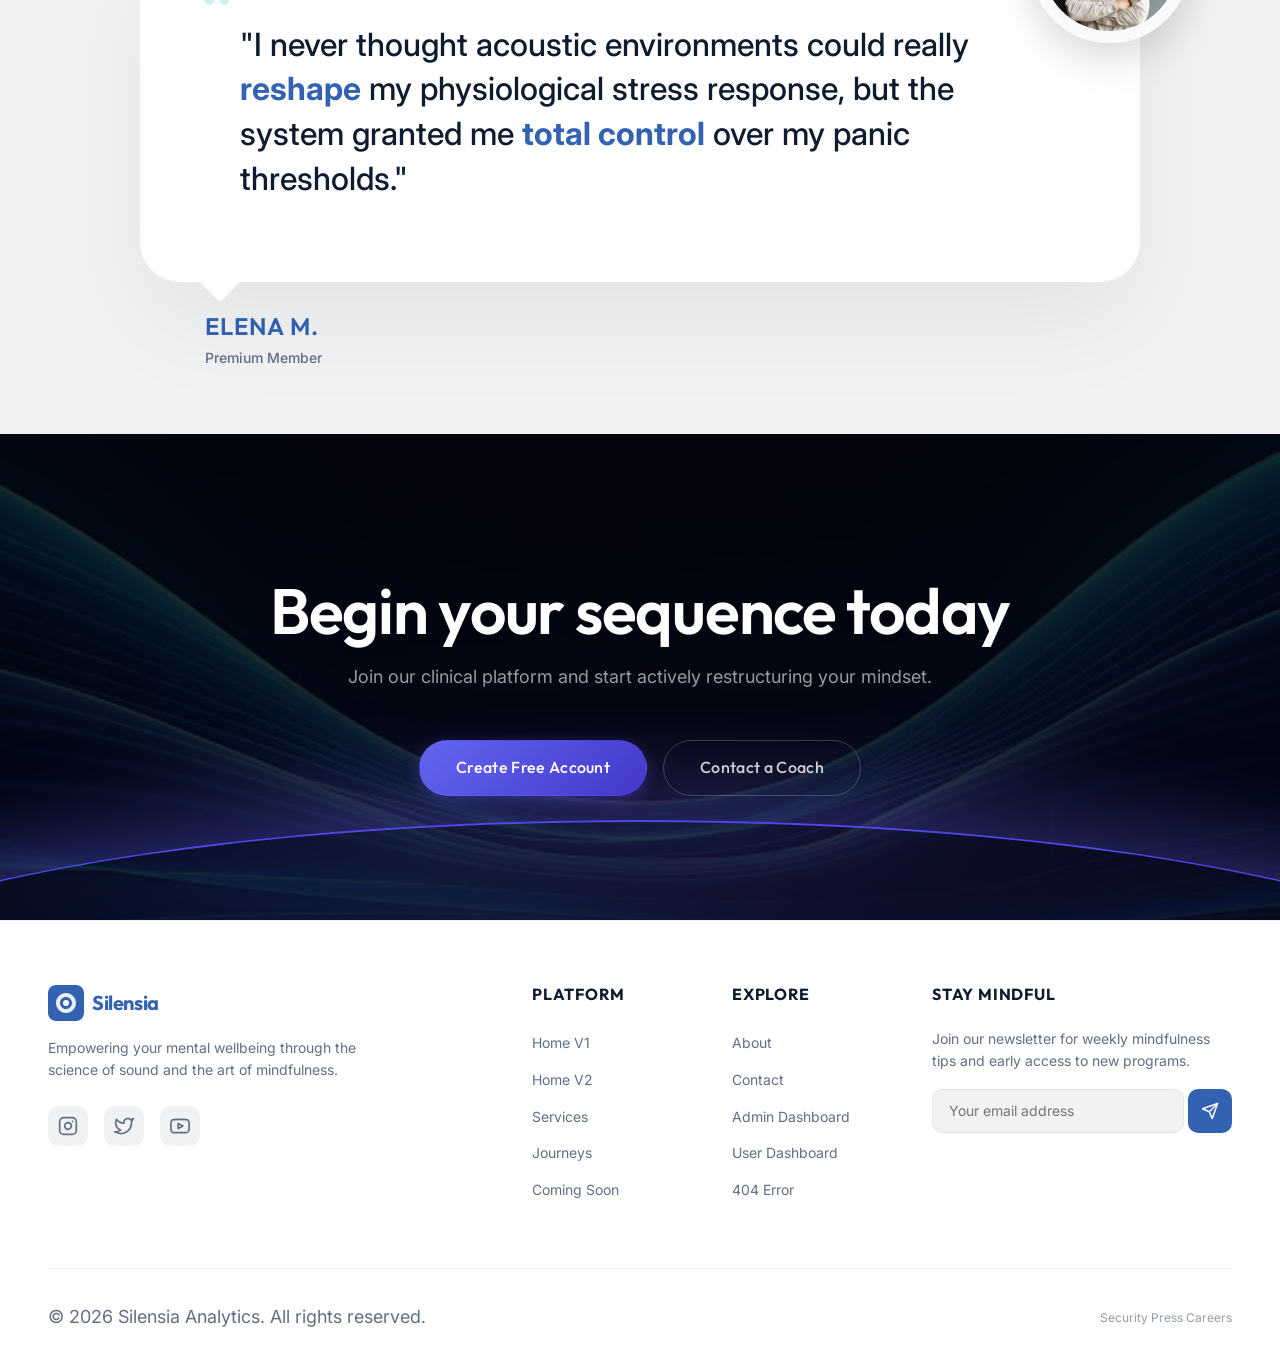
<file: pages/journeys.html>
<!DOCTYPE html>
<html lang="en" dir="ltr" data-theme="light">
<head>
  <meta charset="UTF-8" />
  <meta name="viewport" content="width=device-width, initial-scale=1.0" />
  <meta name="description" content="Silensia Journeys — Find the right program to improve sleep, focus, and anxiety relief through clinical sequence." />
  <title>Silensia — Our Journeys</title>

  <!-- Stylesheets -->
  <link rel="stylesheet" href="../css/global.css" />
  <link rel="stylesheet" href="../css/journeys.css" />

  <link rel="icon" type="image/svg+xml" href="../favicon.svg" />
</head>
<body>

  <!-- ================================================
       HEADER
       ================================================ -->
  <header class="site-header" id="site-header">
    <a href="../index.html" class="nav-brand">
      <svg class="nav-logo" viewBox="0 0 36 36" fill="none" xmlns="http://www.w3.org/2000/svg">
        <rect width="36" height="36" rx="8" fill="var(--color-primary)"/>
        <path d="M18 8C12.48 8 8 12.48 8 18s4.48 10 10 10 10-4.48 10-10S23.52 8 18 8zm0 16c-3.31 0-6-2.69-6-6s2.69-6 6-6 6 2.69 6 6-2.69 6-6 6z" fill="white" opacity="0.9"/>
        <circle cx="18" cy="18" r="3" fill="white"/>
      </svg>
      <span class="nav-brand-name">Silensia</span>
    </a>

    <nav class="nav-links" role="navigation" aria-label="Main navigation">
      <ul>
        <li class="dropdown">
          <a href="#" class="dropdown-toggle">Home <svg class="dropdown-icon" viewBox="0 0 24 24" fill="none" stroke="currentColor" stroke-width="2.5" stroke-linecap="round" stroke-linejoin="round"><path d="m6 9 6 6 6-6"/></svg></a>
          <ul class="dropdown-menu">
            <li><a href="../index.html">Home V1</a></li>
            <li><a href="../home-v2.html">Home V2</a></li>
          </ul>
        </li>
        <li><a href="about.html">About</a></li>
        <li><a href="journeys.html" class="active">Journeys</a></li>
        <li><a href="services.html">Services</a></li>
        <li><a href="contact.html">Contact</a></li>
        <li class="dropdown">
          <a href="#" class="dropdown-toggle">Dashboard <svg class="dropdown-icon" viewBox="0 0 24 24" fill="none" stroke="currentColor" stroke-width="2.5" stroke-linecap="round" stroke-linejoin="round"><path d="m6 9 6 6 6-6"/></svg></a>
          <ul class="dropdown-menu">
            <li><a href="user-dashboard.html">User Dashboard</a></li>
            <li><a href="admin-dashboard.html">Admin Dashboard</a></li>
          </ul>
        </li>
      </ul>
    </nav>

    <div class="nav-actions">
      <button class="theme-toggle" aria-label="Toggle theme" id="header-theme-toggle"></button>
      <button class="rtl-toggle" aria-label="Toggle RTL" id="header-rtl-toggle"></button>
      <a href="login.html" class="nav-cta" id="header-cta">Login</a>
    </div>

    <button class="hamburger" aria-label="Open menu" aria-expanded="false" id="hamburger-btn">
      <span></span><span></span><span></span>
    </button>
  </header>

  <!-- ================================================
       SIDE NAV
       ================================================ -->
  <div class="sidenav-overlay" id="sidenav-overlay"></div>

  <aside class="sidenav" id="sidenav" role="dialog" aria-label="Mobile navigation">
    <div class="sidenav-header">
      <a href="../index.html" class="nav-brand">
        <svg class="nav-logo" viewBox="0 0 36 36" fill="none" xmlns="http://www.w3.org/2000/svg">
          <rect width="36" height="36" rx="8" fill="var(--color-primary)"/>
          <path d="M18 8C12.48 8 8 12.48 8 18s4.48 10 10 10 10-4.48 10-10S23.52 8 18 8zm0 16c-3.31 0-6-2.69-6-6s2.69-6 6-6 6 2.69 6 6-2.69 6-6 6z" fill="white" opacity="0.9"/>
          <circle cx="18" cy="18" r="3" fill="white"/>
        </svg>
        <span class="nav-brand-name">Silensia</span>
      </a>
      <button class="sidenav-close" aria-label="Close menu" id="sidenav-close-btn">
        <svg xmlns="http://www.w3.org/2000/svg" width="20" height="20" viewBox="0 0 24 24" fill="none" stroke="currentColor" stroke-width="2" stroke-linecap="round" stroke-linejoin="round">
          <line x1="18" y1="6" x2="6" y2="18"/><line x1="6" y1="6" x2="18" y2="18"/>
        </svg>
      </button>
    </div>

    <nav class="sidenav-links" role="navigation" aria-label="Mobile navigation links">
      <ul>
        <li><a href="../index.html">Home V1</a></li>
        <li><a href="../home-v2.html">Home V2</a></li>
        <li><a href="about.html">About</a></li>
        <li><a href="journeys.html" class="active">Journeys</a></li>
        <li><a href="services.html">Services</a></li>
        <li><a href="contact.html">Contact</a></li>
        <li><a href="user-dashboard.html">User Dashboard</a></li>
        <li><a href="admin-dashboard.html">Admin Dashboard</a></li>
      </ul>
    </nav>
    <div class="sidenav-divider"></div>
    <div class="sidenav-toggles">
      <button class="theme-toggle" id="sidenav-theme-toggle"></button>
      <button class="rtl-toggle" id="sidenav-rtl-toggle"></button>
    </div>
    <div class="sidenav-divider"></div>
    <a href="login.html" class="nav-cta sidenav-cta" id="sidenav-cta">Login</a>
  </aside>

  <!-- ================================================
       MAIN CONTENT
       ================================================ -->
  <main class="page-content">
  
    <!-- HERO SECTION (Excluded from 6) -->
    <section class="journeys-hero">
      <div class="journeys-hero-bg">
        <div class="abstract-ring ring-1"></div>
        <div class="abstract-ring ring-2"></div>
      </div>
      <div class="container text-center journeys-hero-content">
        <span class="section-tag reveal">Curated Experiences</span>
        <h1 class="hero-title reveal">Choose Your <span>Path</span><br>Reprogram Your <span>Reality</span></h1>
        <p class="hero-desc reveal">A Silensia Journey isn't just a playlist—it's a clinical sequence designed to gently rewire your neural pathways toward deep rest, high focus, and anxiety relief.</p>
        <div class="hero-cta reveal">
          <a href="services.html" class="btn-filled">Explore All Paths</a>
          <a href="contact.html" class="btn-outline">Take Assessment</a>
        </div>
      </div>
    </section>

    <!-- 1. THE GATEWAY Setup/Filter -->
    <section class="gateway-filter section-pad">
      <div class="container text-center">
        <div class="filter-pills reveal">
           <button class="pill active" data-filter="all">All Paths</button>
           <button class="pill" data-filter="sleep">Deep Sleep</button>
           <button class="pill" data-filter="anxiety">Anxiety Relief</button>
           <button class="pill" data-filter="focus">Hyper Focus</button>
        </div>
      </div>
    </section>

    <!-- 2. SIGNATURE PROGRAMS (The Core Catalog) -->
    <section class="signature-programs section-pad bg-alt">
      <div class="container">
        <div class="programs-grid">
           
           <!-- Program 1: Rest -->
           <article class="program-card reveal" data-category="sleep">
             <div class="program-visual">
               <img src="../images/journeys/Deep Rest.jpg" class="program-img" alt="Deep Rest Journey" style="width: 100%; height: 100%; object-fit: cover;">
               <span class="prog-overlay sleep-overlay"></span>
             </div>
             <div class="program-content">
               <span class="program-badge badge-sleep">Deep Rest</span>
               <h3 class="program-title">The Theta Sleep Protocol</h3>
               <p class="program-desc">Overcome erratic sleep patterns and insomnia. This journey uses delta and theta wave audio to downregulate your nervous system naturally before bed.</p>
               
               <ul class="program-details">
                 <li><strong>Duration:</strong> 21-Day Guided Sequence</li>
                 <li><strong>Included:</strong> 15 Audio Tracks, 3 Hygiene Logs</li>
               </ul>
               
               <div class="program-benefits">
                 <h4>Key Benefits</h4>
                 <ul>
                   <li>Deeper REM sleep cycles</li>
                   <li>Reduced nighttime thought looping</li>
                   <li>Waking up naturally refreshed</li>
                   <li>Accelerated sleep onset latency</li>
                 </ul>
               </div>
               
               <div class="program-action">
                 <a href="login.html" class="btn-primary">Start Journey</a>
               </div>
             </div>
           </article>

           <!-- Program 2: Emotional Anchor -->
           <article class="program-card reveal" data-category="anxiety">
             <div class="program-visual">
               <img src="../images/journeys/Anxiety Relief.jpg" class="program-img" alt="Anxiety Relief Journey" style="width: 100%; height: 100%; object-fit: cover;">
               <span class="prog-overlay anxiety-overlay"></span>
             </div>
             <div class="program-content">
               <span class="program-badge badge-anxiety">Anxiety Relief</span>
               <h3 class="program-title">The Emotional Anchor</h3>
               <p class="program-desc">A somatic and acoustic approach to rewiring your biological response to stress. Learn to find grounding amidst high-pressure chaos.</p>
               
               <ul class="program-details">
                 <li><strong>Duration:</strong> 14-Day Intervention</li>
                 <li><strong>Included:</strong> 10 Binaural Scapes, 2 VODs</li>
               </ul>
               
               <div class="program-benefits">
                 <h4>Key Benefits</h4>
                 <ul>
                   <li>Lowered basal cortisol levels</li>
                   <li>Mastery over panic-trigger moments</li>
                   <li>Restored central nervous system calm</li>
                   <li>Improved emotional resilience</li>
                 </ul>
               </div>
               
               <div class="program-action">
                 <a href="login.html" class="btn-primary">Start Journey</a>
               </div>
             </div>
           </article>

           <!-- Program 3: Hyper-Focus -->
           <article class="program-card reveal" data-category="focus">
             <div class="program-visual">
               <img src="../images/journeys/Cognitive.jpg" class="program-img" alt="Hyper-Focus Journey" style="width: 100%; height: 100%; object-fit: cover;">
               <span class="prog-overlay focus-overlay"></span>
             </div>
             <div class="program-content">
               <span class="program-badge badge-focus">Cognitive</span>
               <h3 class="program-title">Hyper-Focus Engine</h3>
               <p class="program-desc">Eliminate mental clutter and brain fog. By stabilizing alpha-wave states, this program induces deep-work flow states effortlessly.</p>
               
               <ul class="program-details">
                 <li><strong>Duration:</strong> 7-Day Sprint</li>
                 <li><strong>Included:</strong> 7 Alpha Tracks, Daily Prompts</li>
               </ul>
               
               <div class="program-benefits">
                 <h4>Key Benefits</h4>
                 <ul>
                   <li>Sustained 90-minute deep work blocks</li>
                   <li>Reduction in digital diversion habits</li>
                   <li>Sharper cognitive retainment</li>
                   <li>Elimination of mid-day brain fog</li>
                 </ul>
               </div>
               
               <div class="program-action">
                 <a href="login.html" class="btn-primary">Start Journey</a>
               </div>
             </div>
           </article>

        </div>
      </div>
    </section>

    <!-- 3. ANATOMY OF A JOURNEY V2 -->
    <section class="journey-anatomy section-pad">
      <div class="anatomy-bg-glow"></div>
      <div class="container text-center relative-z">
        <h2 class="section-title-v2 reveal">What's Inside A Journey?</h2>
        <p class="section-subtitle-v2 reveal" style="max-width:600px; margin:0 auto var(--space-3xl);">Every path is unique, but our foundational methodology remains constant across all premium tracks.</p>
        
        <div class="anatomy-grid-v2">
           <div class="anatomy-card-v2 reveal">
             <div class="anatomy-step">01</div>
             <div class="anatomy-icon-v2">
                <svg width="32" height="32" viewBox="0 0 24 24" fill="none" stroke="currentColor" stroke-width="1.5" stroke-linecap="round" stroke-linejoin="round"><path d="M12 2v20"/><path d="M17 5v14"/><path d="M22 10v4"/><path d="M7 5v14"/><path d="M2 10v4"/></svg>
             </div>
             <h4>Clinical Audio</h4>
             <p>Acoustically engineered binaural entrainment tracks mapped to shift your brainwaves.</p>
           </div>
           
           <div class="anatomy-card-v2 reveal">
             <div class="anatomy-step">02</div>
             <div class="anatomy-icon-v2">
                <svg width="32" height="32" viewBox="0 0 24 24" fill="none" stroke="currentColor" stroke-width="1.5" stroke-linecap="round" stroke-linejoin="round"><path d="M9.5 2A2.5 2.5 0 0 1 12 4.5v15a2.5 2.5 0 0 1-4.96.44 2.5 2.5 0 0 1-2.96-3.08 3 3 0 0 1-.34-5.58 2.5 2.5 0 0 1 1.32-4.24 2.5 2.5 0 0 1 1.98-3A2.5 2.5 0 0 1 9.5 2Z"/><path d="M14.5 2A2.5 2.5 0 0 0 12 4.5v15a2.5 2.5 0 0 0 4.96.44 2.5 2.5 0 0 0 2.96-3.08 3 3 0 0 0 .34-5.58 2.5 2.5 0 0 0-1.32-4.24 2.5 2.5 0 0 0-1.98-3A2.5 2.5 0 0 0 14.5 2Z"/></svg>
             </div>
             <h4>Guided Introspection</h4>
             <p>Digital workbook prompts and daily cognitive reframing exercises to cement new mental habits.</p>
           </div>
           
           <div class="anatomy-card-v2 reveal">
             <div class="anatomy-step">03</div>
             <div class="anatomy-icon-v2">
                <svg width="32" height="32" viewBox="0 0 24 24" fill="none" stroke="currentColor" stroke-width="1.5" stroke-linecap="round" stroke-linejoin="round"><polyline points="22 12 18 12 15 21 9 3 6 12 2 12"/></svg>
             </div>
             <h4>Progress Tracking</h4>
             <p>Full integration with your Dashboard to monitor listening streaks, mood changes, and growth.</p>
           </div>
        </div>
      </div>
    </section>

    <!-- 4. PREVIEW HUB (Enhanced Premium) -->
    <section class="preview-hub section-pad">
      <!-- ambient background -->
      <div class="hub-ambient hub-ambient-1"></div>
      <div class="hub-ambient hub-ambient-2"></div>
      
      <div class="container relative-z">
        <div class="hub-wrapper reveal">
           <div class="hub-info">
             <span class="section-tag tag-glow">Neural Audio Engine</span>
             <h2 class="section-title-v2 text-white">Experience Contextual Sound</h2>
             <p class="text-white-muted" style="max-width: 400px; margin-bottom: var(--space-2xl);">Listen to a high-fidelity 30-second preview of our dynamic Alpha and Theta wave generators, designed to entrain your brain states instantly.</p>
             
             <!-- Tracklist -->
             <div class="demo-tracklist">
                <button class="track-btn active">
                  <span class="track-icon">🌊</span>
                  <span class="track-lbl">Deep Theta Baseline</span>
                  <span class="track-len">0:30</span>
                </button>
                <button class="track-btn">
                  <span class="track-icon">🍃</span>
                  <span class="track-lbl">Somatic Alpha Reset</span>
                  <span class="track-len">0:30</span>
                </button>
                <button class="track-btn">
                  <span class="track-icon">⚡</span>
                  <span class="track-lbl">Hyper-Focus Gamma</span>
                  <span class="track-len">0:30</span>
                </button>
             </div>
           </div>
           
           <div class="hub-player-glass">
             <div class="player-top">
               <div class="album-art"></div>
               <div class="player-controls">
                  <h4 class="now-playing-title">Deep Theta Baseline</h4>
                  <p class="now-playing-freq">4.5 Hz Binaural Pattern</p>
                  <div class="playback-actions">
                     <button class="ctrl-btn prev-btn" aria-label="Previous">⏮</button>
                     <button class="preview-play-btn" aria-label="Play">▶</button>
                     <button class="ctrl-btn next-btn" aria-label="Next">⏭</button>
                  </div>
               </div>
             </div>
             
             <div class="player-bottom">
               <div class="time-readout">0:00</div>
               <div class="player-wave">
                  <div class="wave-bar active"></div><div class="wave-bar active"></div><div class="wave-bar active"></div>
                  <div class="wave-bar"></div><div class="wave-bar"></div><div class="wave-bar"></div>
                  <div class="wave-bar"></div><div class="wave-bar"></div><div class="wave-bar"></div>
                  <div class="wave-bar"></div><div class="wave-bar"></div><div class="wave-bar"></div>
                  <div class="wave-bar"></div><div class="wave-bar"></div><div class="wave-bar"></div>
               </div>
               <div class="time-readout">0:30</div>
             </div>
           </div>
        </div>
      </div>
    </section>

    <!-- NEW SECTIONS: ADAPTIVE INTELLIGENCE & MASTERY -->

    <!-- NEW SECTION 1: ADAPTIVE FREQUENCY ENGINE -->
    <section class="adaptive-engine section-pad bg-alt">
      <div class="container adaptive-grid">
         <div class="engine-info reveal">
            <span class="section-tag">Biological Intelligence</span>
            <h2 class="section-title-v2">The Adaptive <span>Frequency Engine</span></h2>
            <p class="section-subtitle-v2" style="margin-left: 0; text-align: left;">Our technology doesn't just play audio—it listens to your physiology. Through periodic biometric check-ins via the Silensia Dashboard, your Journey's baseline frequency shifts dynamically to match your specific neurological state.</p>
            
            <ul class="premium-list">
              <li><strong>Real-time HRV Calibration:</strong> Adjusts audio intensity based on your heart rate variability.</li>
              <li><strong>Dynamic Harmonic Shifting:</strong> Prevents neurological accommodation by subtly varying tone patterns.</li>
              <li><strong>Progressive Intensity:</strong> Gently increases the depth of entrainment as your resilience grows.</li>
            </ul>
         </div>
         <div class="engine-visual-box reveal">
            <img src="../images/journeys/Biological Intelligence.jpg" alt="Biological Intelligence Visualization" style="width: 100%; height: 100%; object-fit: cover; border-radius: var(--radius-xl); box-shadow: var(--shadow-lg);">
         </div>
      </div>
    </section>

    <!-- 5a. QUANTIFIABLE CHANGE (Stats) -->
    <section class="quantifiable-change section-pad">
      <div class="container">
        <div class="section-header-v2 text-center" style="margin-bottom: var(--space-3xl);">
          <h2 class="section-title-v2 reveal">Quantifiable Change</h2>
          <p class="section-subtitle-v2 reveal" style="max-width: 600px; margin: 0 auto; color: var(--color-text-secondary);">Minimal friction, maximal output. Our methodologies are routinely tested to ensure they deliver measurable physiological results.</p>
        </div>

        <div class="outcomes-stats-row reveal">
           <div class="stat-item">
             <span class="stat-big">94%</span>
             <span class="stat-label">Report deeper sleep</span>
           </div>
           <div class="stat-divider"></div>
           <div class="stat-item">
             <span class="stat-big">12k+</span>
             <span class="stat-label">Active neural sessions</span>
           </div>
           <div class="stat-divider"></div>
           <div class="stat-item">
             <span class="stat-big">60%</span>
             <span class="stat-label">Faster anxiety recovery</span>
           </div>
        </div>
      </div>
    </section>

    <!-- NEW SECTION 2: THE PATH TO MASTERY -->
    <section class="mastery-progression section-pad">
      <div class="container">
         <div class="section-header-v2 text-center" style="margin-bottom: var(--space-3xl);">
            <span class="section-tag reveal">Growth Tiers</span>
            <h2 class="section-title-v2 reveal">Beyond the Horizon</h2>
            <p class="section-subtitle-v2 reveal" style="max-width: 600px; margin: 0 auto;">Your evolution is structured into three distinct neurological tiers, ensuring a sustainable path to mental mastery.</p>
         </div>
         
         <div class="mastery-grid">
            <div class="mastery-tier reveal">
               <div class="tier-icon">01</div>
               <h4>Primary Gateway</h4>
               <span class="tier-time">Weeks 1-3</span>
               <p>Focusing on foundational downregulation and clearing neural clutter. Establishing the daily baseline for calm.</p>
            </div>
            <div class="mastery-tier active-tier reveal">
               <div class="tier-icon">02</div>
               <h4>Core Integration</h4>
               <span class="tier-time">Weeks 4-12</span>
               <p>Deep behavioral reframing begins. Here, we target specific triggers and build long-term emotional resilience.</p>
            </div>
            <div class="mastery-tier reveal">
               <div class="tier-icon">03</div>
               <h4>Advanced Sanctuary</h4>
               <span class="tier-time">Continuous</span>
               <p>High-level alpha-state mastery. Using the platform for peak cognitive performance and existential clarity.</p>
            </div>
         </div>
      </div>
    </section>

    <!-- Social Proof (Quotes) -->
    <section class="journey-quotes section-pad bg-alt">
      <div class="container">
        <!-- Trendy Quote Bubble -->
        <div class="trendy-quote-container reveal">
          <div class="trendy-quote-bubble">
            <div class="quote-mark">“</div>
            <div class="author-avatar-top">
              <img src="../images/Home V1/Elena Rodriguez.jpg" alt="Elena M.">
            </div>
            <p class="quote-text">"I never thought acoustic environments could really <span>reshape</span> my physiological stress response, but the system granted me <span>total control</span> over my panic thresholds."</p>
          </div>
          <div class="quote-author-info">
            <h4 class="author-name">ELENA M.</h4>
            <p class="author-role">Premium Member</p>
          </div>
        </div>
      </div>
    </section>

    <!-- 6. FINAL CTA -->
    <section class="final-cta-v2 reveal">
      <div class="cta-grid-bg" style="background-image: url('../images/journeys/cta-img.jpg'); background-size: cover; background-position: center; opacity: 0.15;"></div>
      <div class="cta-arch-glow"></div>
      <div class="container text-center cta-v2-content">
        <h2 class="cta-v2-title">Begin your sequence today</h2>
        <p class="cta-v2-desc">Join our clinical platform and start actively restructuring your mindset.</p>
        
        <div class="cta-btns-v2">
           <a href="login.html" class="btn-filled">Create Free Account</a>
           <a href="contact.html" class="btn-outline">Contact a Coach</a>
        </div>
      </div>
    </section>

  </main>

  <!-- ================================================
       FOOTER
       ================================================ -->
  <footer class="site-footer">
    <div class="footer-container">
      <div class="footer-top">
        <div class="footer-brand">
          <a href="../index.html" class="nav-brand">
            <svg class="nav-logo" viewBox="0 0 36 36" fill="none" xmlns="http://www.w3.org/2000/svg">
              <rect width="36" height="36" rx="8" fill="var(--color-primary)"/>
              <path d="M18 8C12.48 8 8 12.48 8 18s4.48 10 10 10 10-4.48 10-10S23.52 8 18 8zm0 16c-3.31 0-6-2.69-6-6s2.69-6 6-6 6 2.69 6 6-2.69 6-6 6z" fill="white" opacity="0.9"/>
              <circle cx="18" cy="18" r="3" fill="white"/>
            </svg>
            <span class="nav-brand-name">Silensia</span>
          </a>
          <p class="footer-tagline">Empowering your mental wellbeing through the science of sound and the art of mindfulness.</p>
          <div class="social-links">
            <a href="#" aria-label="Instagram">
              <svg xmlns="http://www.w3.org/2000/svg" width="20" height="20" viewBox="0 0 24 24" fill="none" stroke="currentColor" stroke-width="2" stroke-linecap="round" stroke-linejoin="round"><rect x="2" y="2" width="20" height="20" rx="5" ry="5"/><path d="M16 11.37A4 4 0 1 1 12.63 8 4 4 0 0 1 16 11.37z"/><line x1="17.5" y1="6.5" x2="17.51" y2="6.5"/></svg>
            </a>
            <a href="#" aria-label="Twitter">
              <svg xmlns="http://www.w3.org/2000/svg" width="20" height="20" viewBox="0 0 24 24" fill="none" stroke="currentColor" stroke-width="2" stroke-linecap="round" stroke-linejoin="round"><path d="M23 3a10.9 10.9 0 0 1-3.14 1.53 4.48 4.48 0 0 0-7.86 3v1A10.66 10.66 0 0 1 3 4s-4 9 5 13a11.64 11.64 0 0 1-7 2c9 5 20 0 20-11.5a4.5 4.5 0 0 0-.08-.83A7.72 7.72 0 0 0 23 3z"/></svg>
            </a>
            <a href="#" aria-label="YouTube">
              <svg xmlns="http://www.w3.org/2000/svg" width="20" height="20" viewBox="0 0 24 24" fill="none" stroke="currentColor" stroke-width="2" stroke-linecap="round" stroke-linejoin="round"><path d="M22.54 6.42a2.78 2.78 0 0 0-1.94-2C18.88 4 12 4 12 4s-6.88 0-8.6.42a2.78 2.78 0 0 0-1.94 2C1 8.11 1 12 1 12s0 3.89.42 5.58a2.78 2.78 0 0 0 1.94 2c1.72.42 8.6.42 8.6.42s6.88 0 8.6-.42a2.78 2.78 0 0 0 1.94-2C23 15.89 23 12 23 12s0-3.89-.42-5.58z"/><polyline points="9.75 15.02 15.5 12 9.75 8.98 9.75 15.02"/></svg>
            </a>
          </div>
        </div>

        <div class="footer-nav">
          <div class="footer-nav-col">
            <h4 class="footer-title">Platform</h4>
            <ul>
              <li><a href="../index.html">Home V1</a></li>
              <li><a href="../home-v2.html">Home V2</a></li>
              <li><a href="services.html">Services</a></li>
              <li><a href="journeys.html">Journeys</a></li>
              <li><a href="coming-soon.html">Coming Soon</a></li>
            </ul>
          </div>
          <div class="footer-nav-col">
            <h4 class="footer-title">Explore</h4>
            <ul>
              <li><a href="about.html">About</a></li>
              <li><a href="contact.html">Contact</a></li>
              <li><a href="admin-dashboard.html">Admin Dashboard</a></li>
              <li><a href="user-dashboard.html">User Dashboard</a></li>
              <li><a href="404.html">404 Error</a></li>
            </ul>
          </div>
          <div class="footer-nav-col newsletter-col">
            <h4 class="footer-title">Stay Mindful</h4>
            <p>Join our newsletter for weekly mindfulness tips and early access to new programs.</p>
            <form class="newsletter-form">
              <input type="email" placeholder="Your email address" required>
              <button type="submit" aria-label="Subscribe">
                <svg xmlns="http://www.w3.org/2000/svg" width="18" height="18" viewBox="0 0 24 24" fill="none" stroke="currentColor" stroke-width="2" stroke-linecap="round" stroke-linejoin="round"><line x1="22" y1="2" x2="11" y2="13"/><polyline points="22 2 15 22 11 13 2 9 22 2"/></svg>
              </button>
            </form>
          </div>
        </div>
      </div>

      <div class="footer-bottom">
        <p>&copy; 2026 Silensia Analytics. All rights reserved.</p>
        <div class="footer-bottom-links">
          <a href="#">Security</a>
          <a href="#">Press</a>
          <a href="#">Careers</a>
        </div>
      </div>
    </div>
  </footer>

  <!-- Scripts -->
  <script src="../js/global.js"></script>
  <script src="../js/journeys.js"></script>
</body>
</html>
</file>
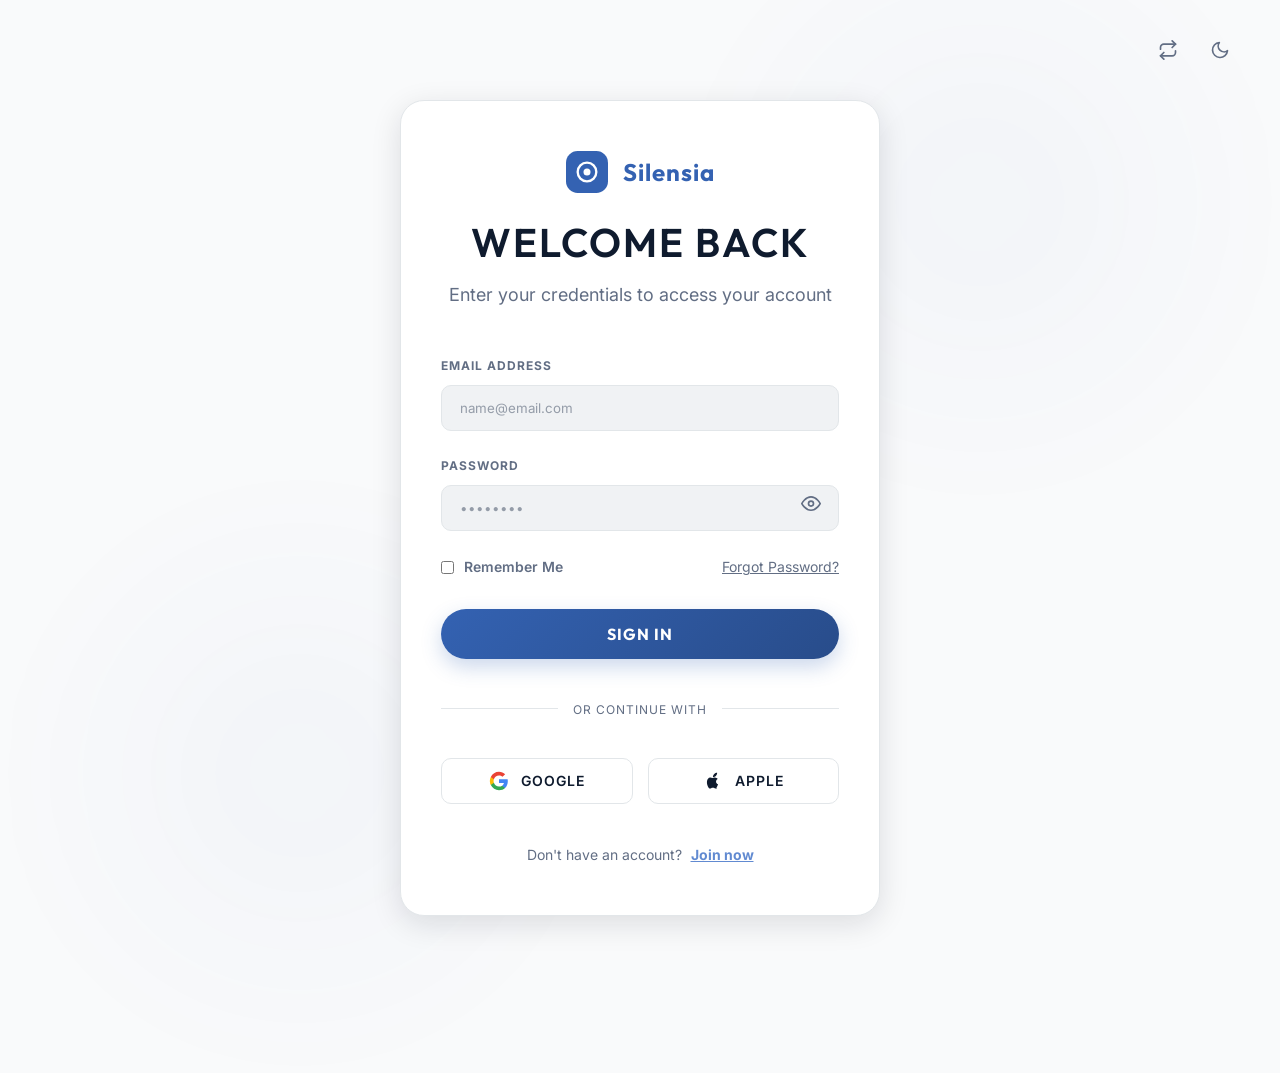
<file: pages/login.html>
<!DOCTYPE html>
<html lang="en" dir="ltr" data-theme="light">
<head>
  <meta charset="UTF-8" />
  <meta name="viewport" content="width=device-width, initial-scale=1.0" />
  <meta name="description" content="Access your Silensia neural dashboard. Sign in or create a new account." />
  <title>Silensia — Authenticate</title>

  <!-- Stylesheets -->
  <link rel="stylesheet" href="../css/global.css" />
  <link rel="stylesheet" href="../css/auth.css" />
  <link rel="icon" type="image/svg+xml" href="../favicon.svg" />
</head>
<body class="auth-page">

  <!-- TOP NAV CONTROLS -->
  <div class="auth-controls" style="justify-content: flex-end; gap: 12px;">
    <button class="rtl-toggle" id="auth-rtl-toggle" aria-label="Switch to RTL"></button>
    <button class="theme-toggle" id="auth-theme-toggle" aria-label="Toggle theme"></button>
  </div>

  <!-- Neural Background Glows -->
  <div class="auth-bg-glow glow-1"></div>
  <div class="auth-bg-glow glow-2"></div>

  <!-- AUTH CARD -->
  <main class="auth-card" id="auth-card">
    
    <div class="auth-header">
      <a href="../index.html" class="auth-logo-wrapper" style="text-decoration: none;">
        <div class="auth-logo">
           <svg viewBox="0 0 36 36" fill="none" xmlns="http://www.w3.org/2000/svg">
              <rect width="36" height="36" rx="10" fill="var(--color-brand)"/>
              <circle cx="18" cy="18" r="8" stroke="white" stroke-width="2"/>
              <circle cx="18" cy="18" r="3" fill="white"/>
           </svg>
        </div>
        <span class="auth-brand-name">Silensia</span>
      </a>
      <h1 id="auth-title">Welcome Back</h1>
      <p id="auth-desc">Enter your credentials to access your account</p>
    </div>

    <!-- FORM -->
    <form class="auth-form" id="auth-form-internal">
      
      <!-- Signup Only: Full Name -->
      <div class="auth-group signup-only">
        <label for="reg-name">Full Name</label>
        <div class="auth-input-wrapper">
          <input type="text" id="reg-name" placeholder="John Doe">
        </div>
      </div>

      <div class="auth-group">
        <label for="auth-email">Email Address</label>
        <div class="auth-input-wrapper">
          <input type="email" id="auth-email" placeholder="name@email.com" required>
        </div>
      </div>

      <div class="auth-group">
        <label for="auth-password">Password</label>
        <div class="auth-input-wrapper">
          <input type="password" id="auth-password" placeholder="••••••••" required>
          <span class="pw-toggle">
            <svg width="20" height="20" viewBox="0 0 24 24" fill="none" stroke="currentColor" stroke-width="2" stroke-linecap="round" stroke-linejoin="round"><path d="M1 12s4-8 11-8 11 8 11 8-4 8-11 8-11-8-11-8z"></path><circle cx="12" cy="12" r="3"></circle></svg>
          </span>
        </div>
      </div>

      <!-- Login Only: Remember & Forgot -->
      <div class="auth-options login-only">
        <label class="auth-remember">
          <input type="checkbox">
          <span>Remember Me</span>
        </label>
        <a href="#" class="auth-forgot">Forgot Password?</a>
      </div>

      <!-- Signup Only: Terms -->
      <div class="auth-options signup-only">
        <label class="auth-remember">
          <input type="checkbox" required>
          <span>I agree to the <a href="#" style="text-decoration: underline;">Terms</a> and <a href="#" style="text-decoration: underline;">Privacy</a></span>
        </label>
      </div>

      <button type="submit" class="btn-filled" id="auth-submit-btn" style="width: 100%; height: 50px; font-weight: bold; text-transform: uppercase; letter-spacing: 1px;">Sign In</button>

    </form>

    <div class="auth-divider">
      <span>Or continue with</span>
    </div>

    <div class="social-grid">
      <button class="btn-social">
        <svg viewBox="0 0 24 24" xmlns="http://www.w3.org/2000/svg"><path d="M22.56 12.25c0-.78-.07-1.53-.2-2.25H12v4.26h5.92c-.26 1.37-1.04 2.53-2.21 3.31v2.77h3.57c2.08-1.92 3.28-4.74 3.28-8.09z" fill="#4285F4"/><path d="M12 23c2.97 0 5.46-.98 7.28-2.66l-3.57-2.77c-.98.66-2.23 1.06-3.71 1.06-2.86 0-5.29-1.93-6.16-4.53H2.18v2.84C3.99 20.53 7.7 23 12 23z" fill="#34A853"/><path d="M5.84 14.09c-.22-.66-.35-1.36-.35-2.09s.13-1.43.35-2.09V7.07H2.18C1.43 8.55 1 10.22 1 12s.43 3.45 1.18 4.93l3.66-2.84z" fill="#FBBC05"/><path d="M12 5.38c1.62 0 3.06.56 4.21 1.64l3.15-3.15C17.45 2.09 14.97 1 12 1 7.7 1 3.99 3.47 2.18 7.07l3.66 2.84c.87-2.6 3.3-4.53 6.16-4.53z" fill="#EA4335"/></svg>
        Google
      </button>
      <button class="btn-social">
        <svg viewBox="0 0 24 24" fill="currentColor" xmlns="http://www.w3.org/2000/svg"><path d="M17.05 20.28c-.98.95-2.05.88-3.08.4-.6-.28-1.2-.46-2.1-.46s-1.5.18-2.1.45c-.95.45-1.9.58-2.85-.35C3.35 15.65 4.3 8.2 8.7 7.9c1.1 0 1.85.5 2.55.5s1.65-.6 3-.5c1.45.1 2.65.65 3.35 1.6-2.85 1.65-2.4 5.35.5 6.5-.6 1.6-1.4 3.25-2.05 4.28zM12.1 7.26c-.1 0-.15 0-.25-.05.1-1.3.65-2.6 1.6-3.55.9-.9 2.25-1.45 3.5-1.45.1 1.45-.55 2.75-1.55 3.75-.8.8-2.1 1.3-3.3 1.3z"/></svg>
        Apple
      </button>
    </div>

    <div class="auth-footer">
      <p class="login-only">Don't have an account? <span class="toggle-auth">Join now</span></p>
      <p class="signup-only">Already have an account? <span class="toggle-auth">Log in</span></p>
    </div>

  </main>

  <!-- Scripts -->
  <script src="../js/global.js"></script>
  <script src="../js/auth.js"></script>
</body>
</html>
</file>
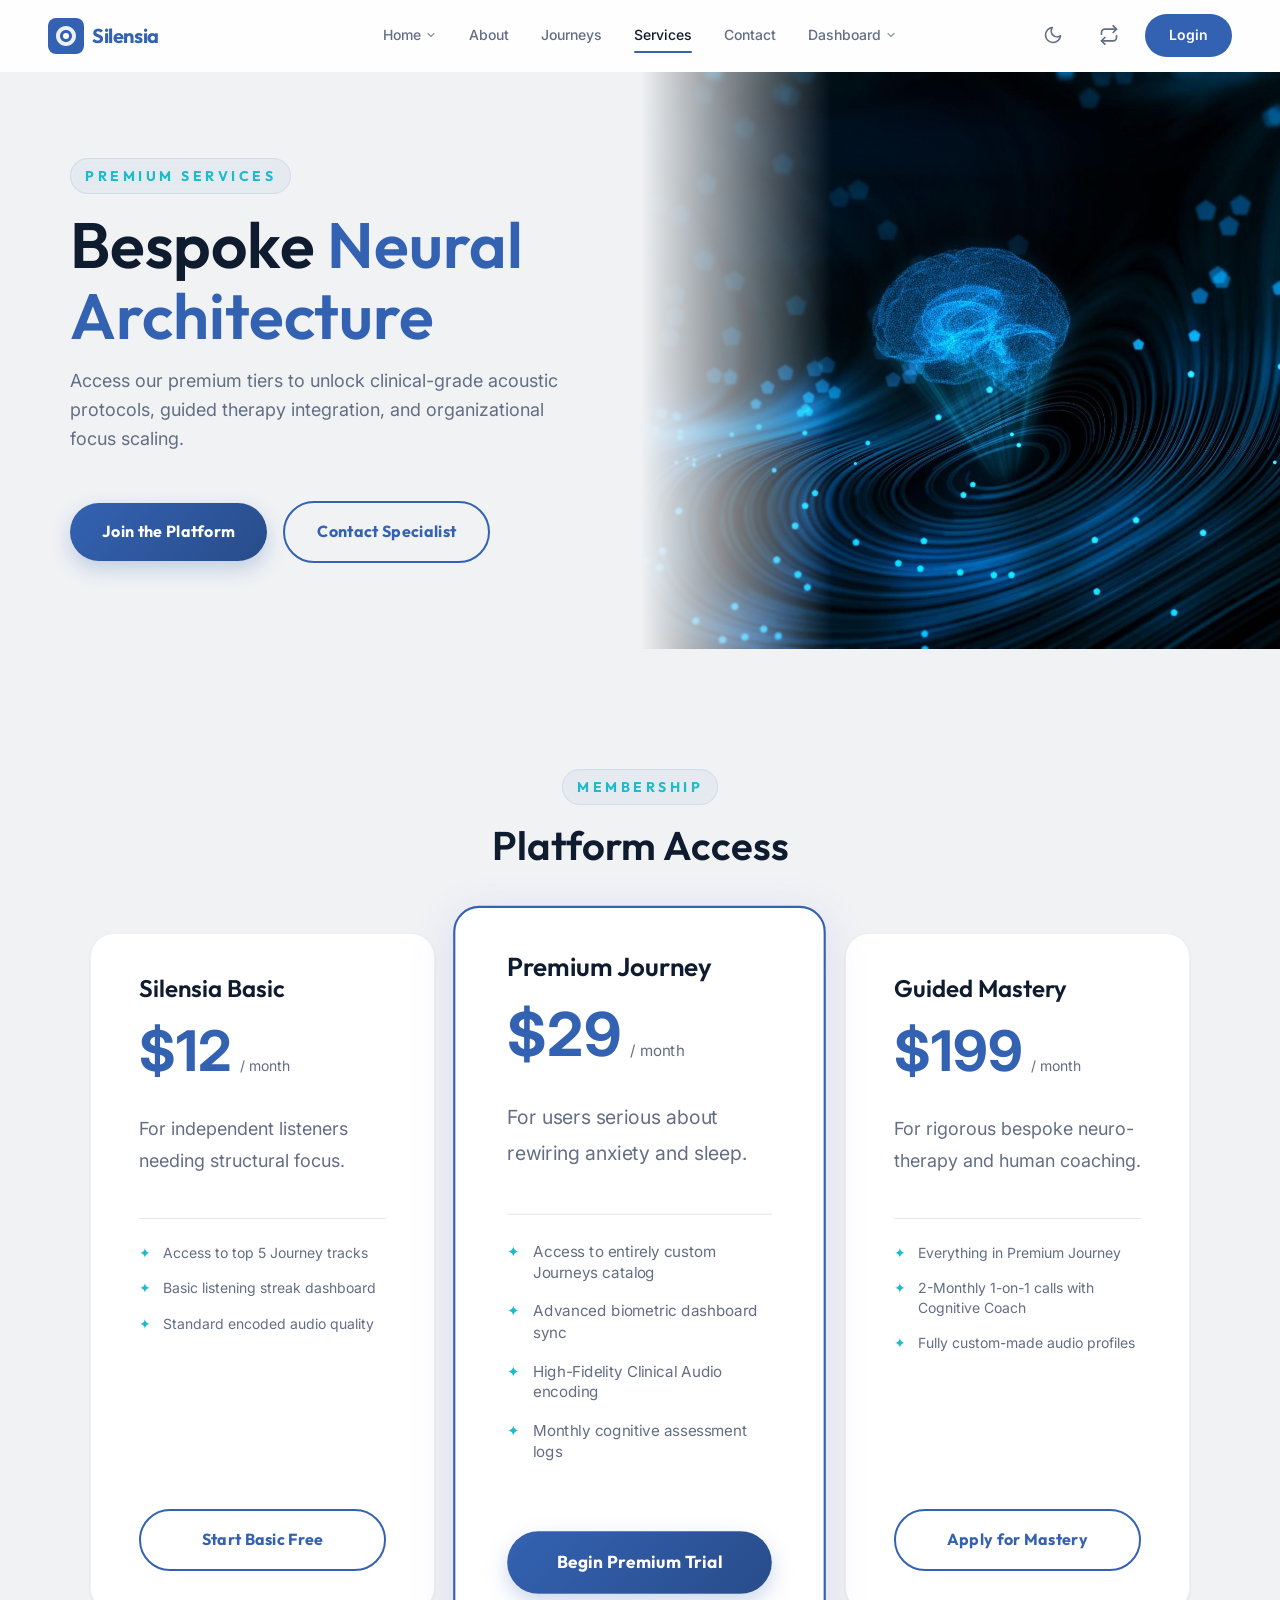
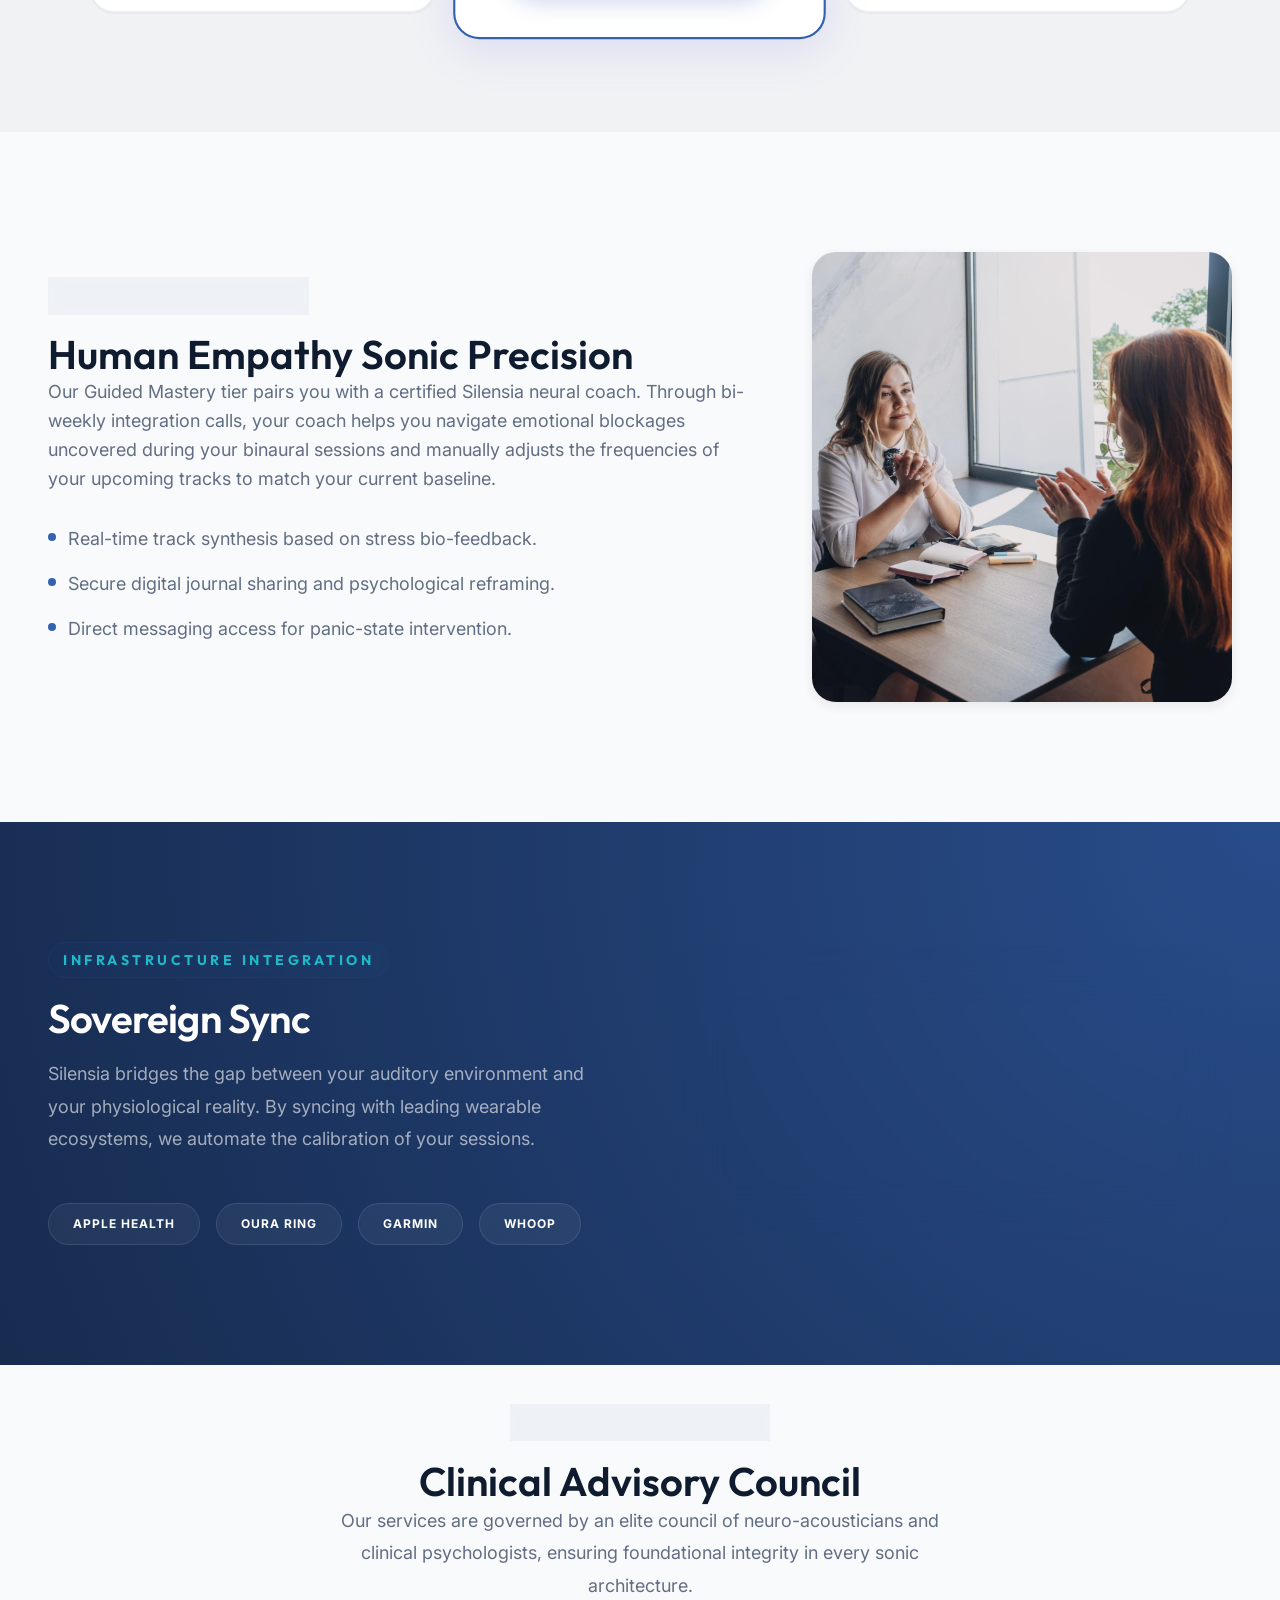
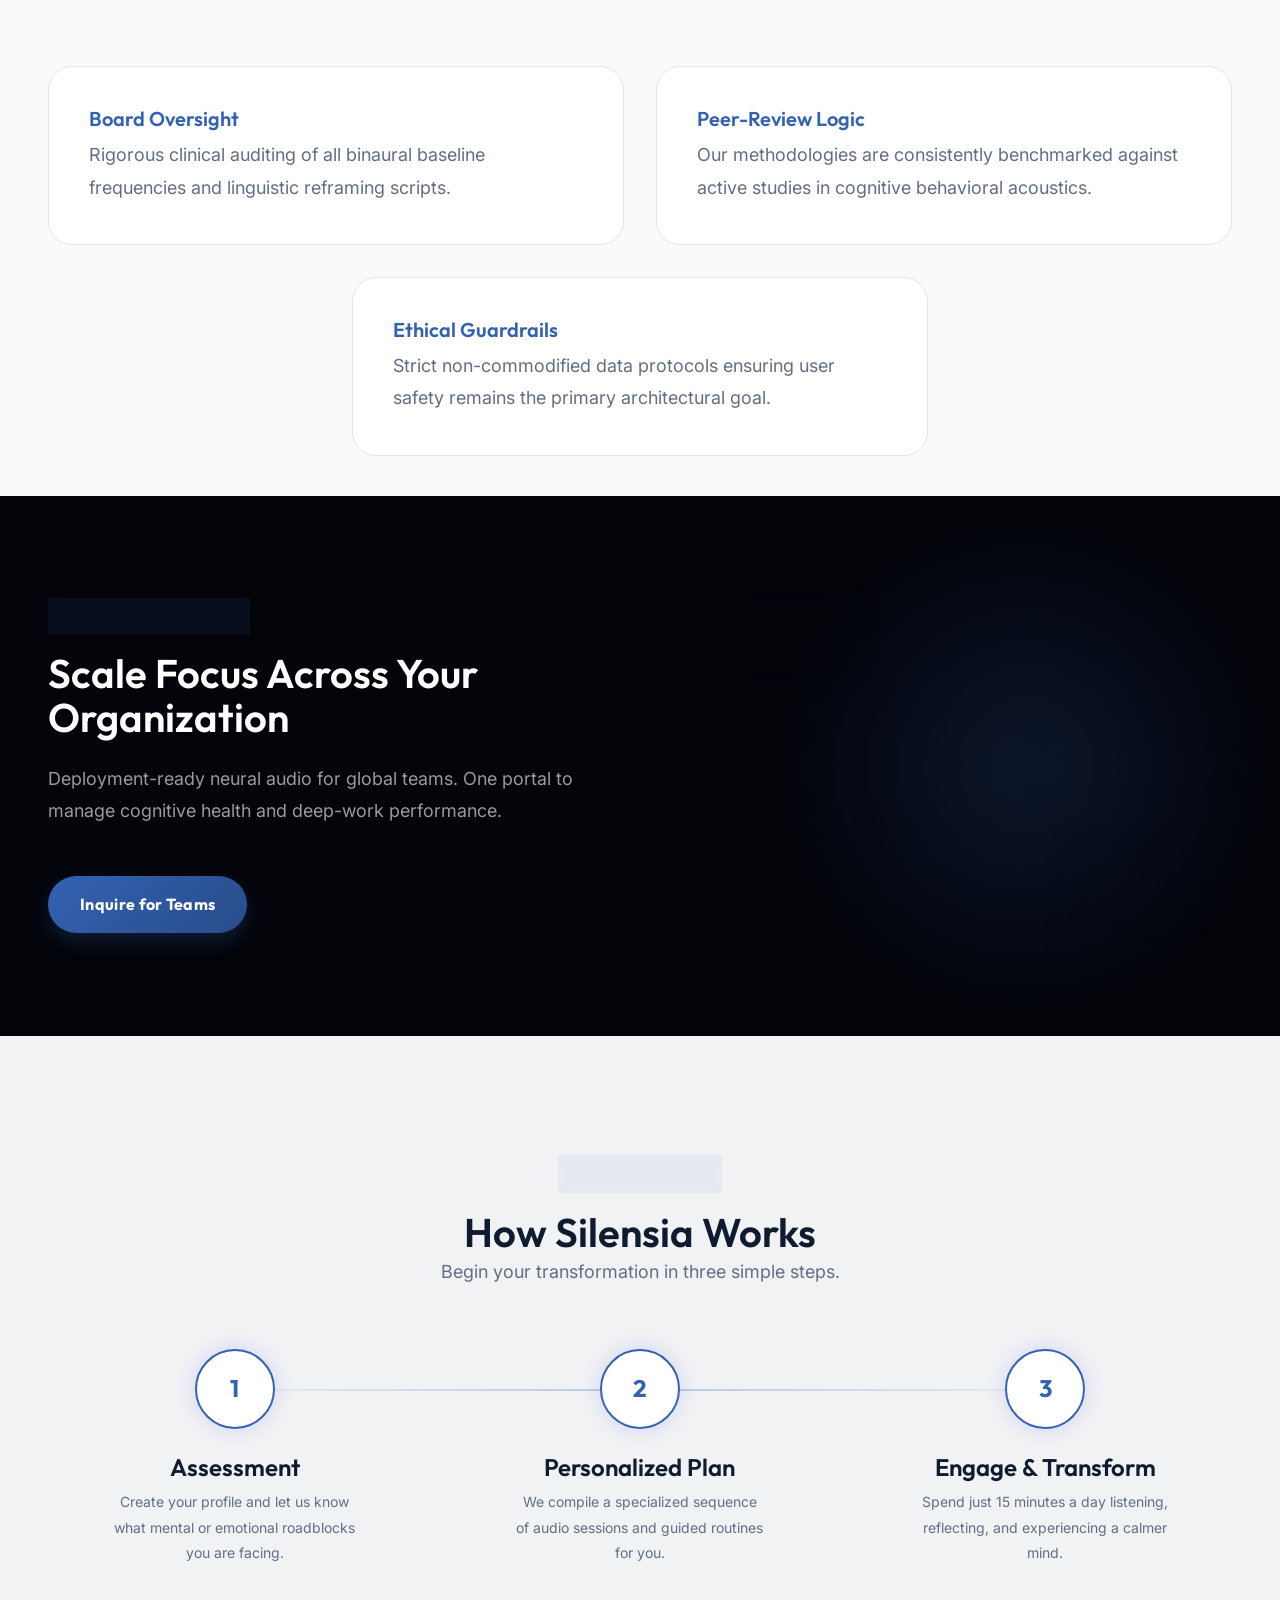
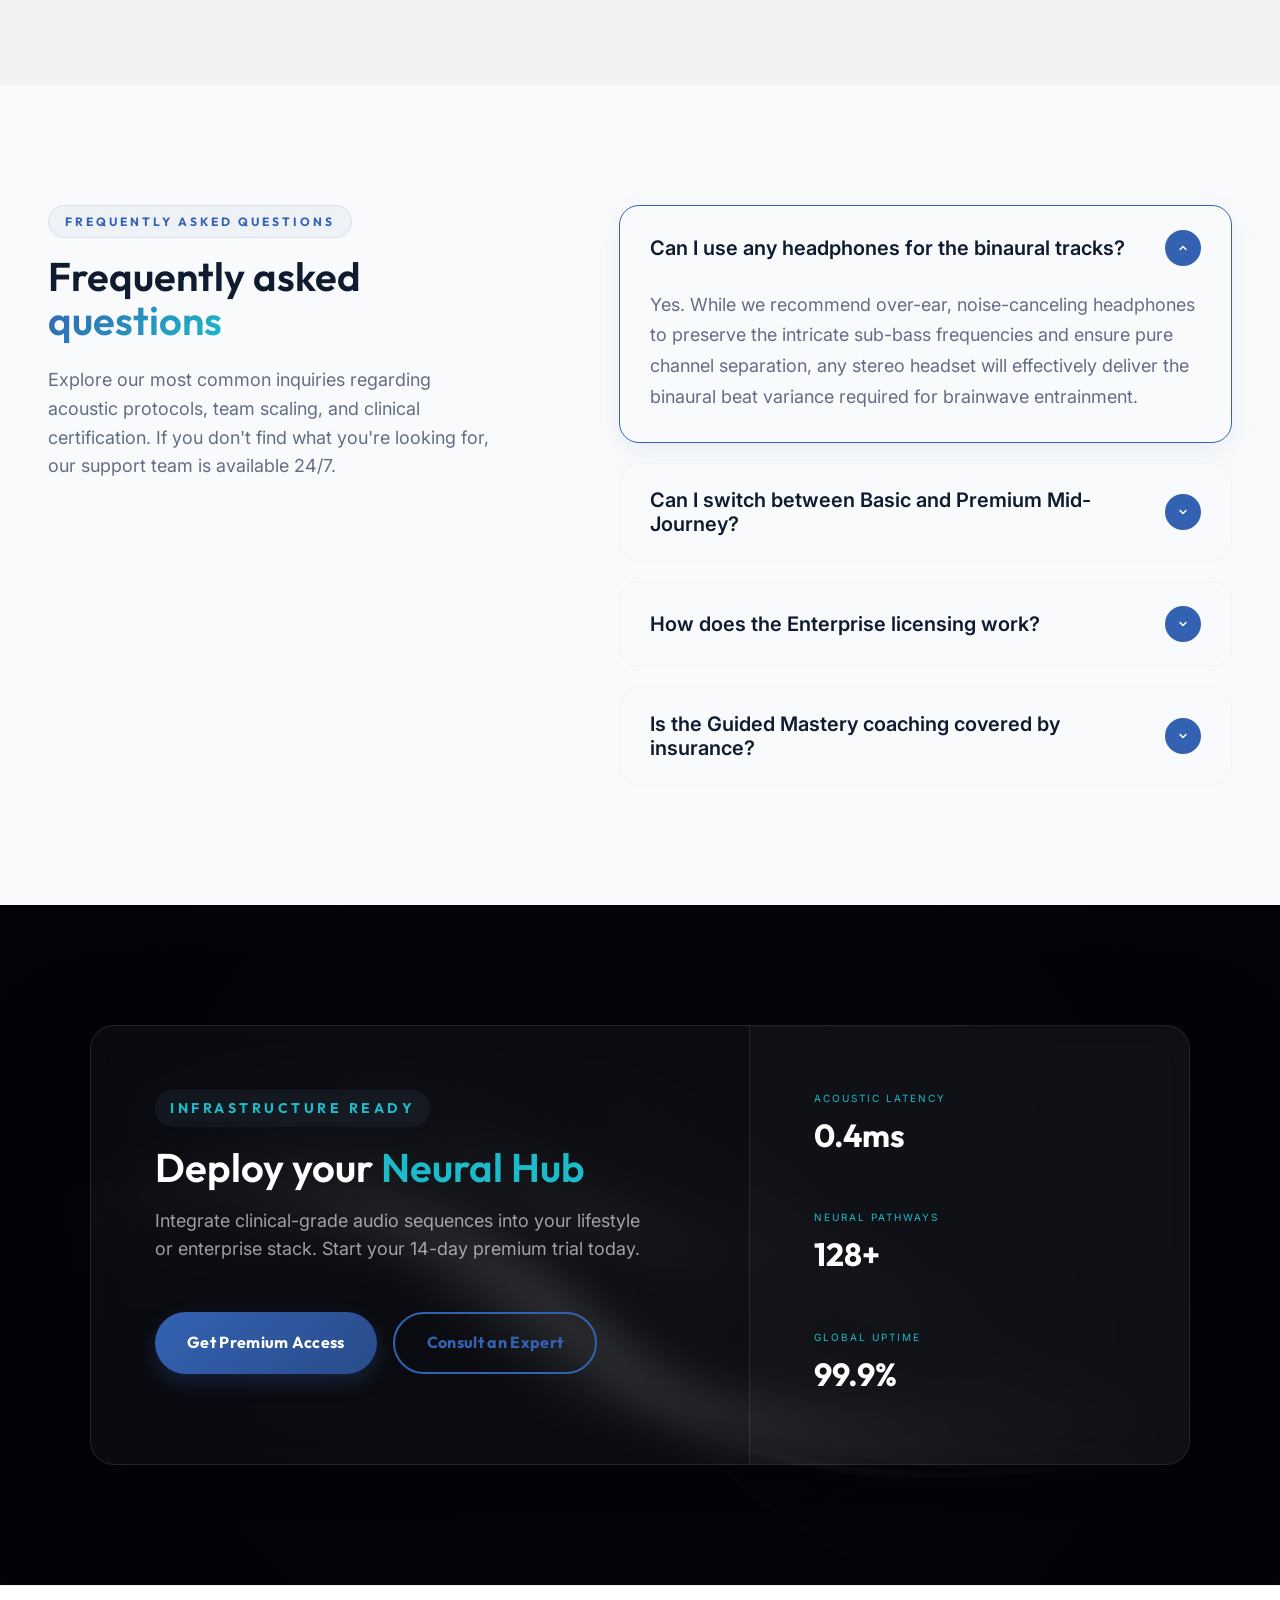
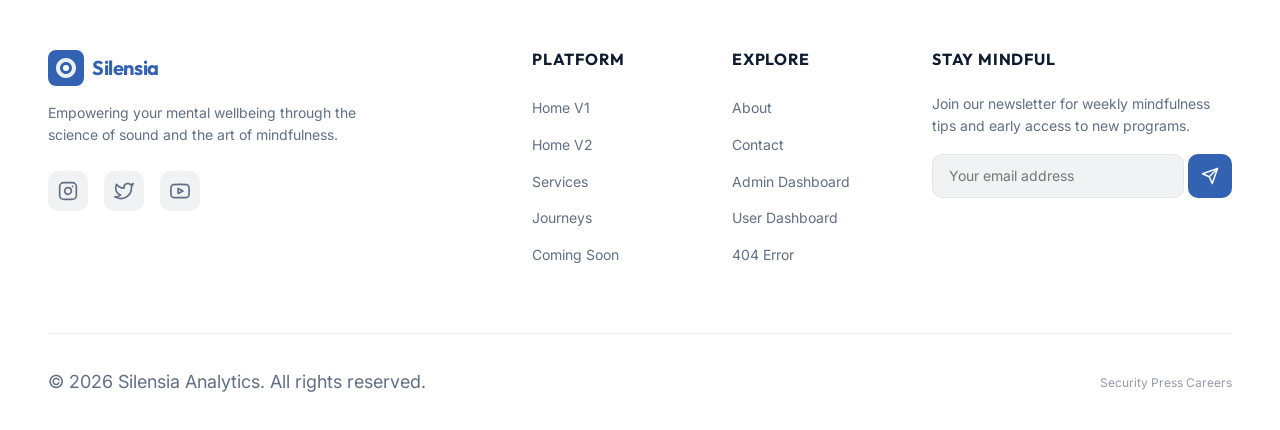
<file: pages/services.html>
<!DOCTYPE html>
<html lang="en" dir="ltr" data-theme="light">
<head>
  <meta charset="UTF-8" />
  <meta name="viewport" content="width=device-width, initial-scale=1.0" />
  <meta name="description" content="Silensia Services — Explore our clinical coaching, premium sequence subscriptions, and enterprise scale audio ecosystems." />
  <title>Silensia — Services & Subscriptions</title>

  <!-- Stylesheets -->
  <link rel="stylesheet" href="../css/global.css" />
  <link rel="stylesheet" href="../css/services.css" />

  <link rel="icon" type="image/svg+xml" href="../favicon.svg" />
</head>
<body>

  <!-- ================================================
       HEADER
       ================================================ -->
  <header class="site-header" id="site-header">
    <a href="../index.html" class="nav-brand">
      <svg class="nav-logo" viewBox="0 0 36 36" fill="none" xmlns="http://www.w3.org/2000/svg">
        <rect width="36" height="36" rx="8" fill="var(--color-primary)"/>
        <path d="M18 8C12.48 8 8 12.48 8 18s4.48 10 10 10 10-4.48 10-10S23.52 8 18 8zm0 16c-3.31 0-6-2.69-6-6s2.69-6 6-6 6 2.69 6 6-2.69 6-6 6z" fill="white" opacity="0.9"/>
        <circle cx="18" cy="18" r="3" fill="white"/>
      </svg>
      <span class="nav-brand-name">Silensia</span>
    </a>

    <nav class="nav-links" role="navigation" aria-label="Main navigation">
      <ul>
        <li class="dropdown">
          <a href="#" class="dropdown-toggle">Home <svg class="dropdown-icon" viewBox="0 0 24 24" fill="none" stroke="currentColor" stroke-width="2.5" stroke-linecap="round" stroke-linejoin="round"><path d="m6 9 6 6 6-6"/></svg></a>
          <ul class="dropdown-menu">
            <li><a href="../index.html">Home V1</a></li>
            <li><a href="../home-v2.html">Home V2</a></li>
          </ul>
        </li>
        <li><a href="about.html">About</a></li>
        <li><a href="journeys.html">Journeys</a></li>
        <li><a href="services.html" class="active">Services</a></li>
        <li><a href="contact.html">Contact</a></li>
        <li class="dropdown">
          <a href="#" class="dropdown-toggle">Dashboard <svg class="dropdown-icon" viewBox="0 0 24 24" fill="none" stroke="currentColor" stroke-width="2.5" stroke-linecap="round" stroke-linejoin="round"><path d="m6 9 6 6 6-6"/></svg></a>
          <ul class="dropdown-menu">
            <li><a href="user-dashboard.html">User Dashboard</a></li>
            <li><a href="admin-dashboard.html">Admin Dashboard</a></li>
          </ul>
        </li>
      </ul>
    </nav>

    <div class="nav-actions">
      <button class="theme-toggle" aria-label="Toggle theme" id="header-theme-toggle"></button>
      <button class="rtl-toggle" aria-label="Toggle RTL" id="header-rtl-toggle"></button>
      <a href="login.html" class="nav-cta" id="header-cta">Login</a>
    </div>

    <button class="hamburger" aria-label="Open menu" aria-expanded="false" id="hamburger-btn">
      <span></span><span></span><span></span>
    </button>
  </header>

  <!-- ================================================
       SIDE NAV
       ================================================ -->
  <div class="sidenav-overlay" id="sidenav-overlay"></div>

  <aside class="sidenav" id="sidenav" role="dialog" aria-label="Mobile navigation">
    <div class="sidenav-header">
      <a href="../index.html" class="nav-brand">
        <svg class="nav-logo" viewBox="0 0 36 36" fill="none" xmlns="http://www.w3.org/2000/svg">
          <rect width="36" height="36" rx="8" fill="var(--color-primary)"/>
          <path d="M18 8C12.48 8 8 12.48 8 18s4.48 10 10 10 10-4.48 10-10S23.52 8 18 8zm0 16c-3.31 0-6-2.69-6-6s2.69-6 6-6 6 2.69 6 6-2.69 6-6 6z" fill="white" opacity="0.9"/>
          <circle cx="18" cy="18" r="3" fill="white"/>
        </svg>
        <span class="nav-brand-name">Silensia</span>
      </a>
      <button class="sidenav-close" aria-label="Close menu" id="sidenav-close-btn">
        <svg xmlns="http://www.w3.org/2000/svg" width="20" height="20" viewBox="0 0 24 24" fill="none" stroke="currentColor" stroke-width="2" stroke-linecap="round" stroke-linejoin="round">
          <line x1="18" y1="6" x2="6" y2="18"/><line x1="6" y1="6" x2="18" y2="18"/>
        </svg>
      </button>
    </div>

    <nav class="sidenav-links" role="navigation" aria-label="Mobile navigation links">
      <ul>
        <li><a href="../index.html">Home V1</a></li>
        <li><a href="../home-v2.html">Home V2</a></li>
        <li><a href="about.html">About</a></li>
        <li><a href="journeys.html">Journeys</a></li>
        <li><a href="services.html" class="active">Services</a></li>
        <li><a href="contact.html">Contact</a></li>
        <li><a href="user-dashboard.html">User Dashboard</a></li>
        <li><a href="admin-dashboard.html">Admin Dashboard</a></li>
      </ul>
    </nav>
    <div class="sidenav-divider"></div>
    <div class="sidenav-toggles">
      <button class="theme-toggle" id="sidenav-theme-toggle"></button>
      <button class="rtl-toggle" id="sidenav-rtl-toggle"></button>
    </div>
    <div class="sidenav-divider"></div>
    <a href="login.html" class="nav-cta sidenav-cta" id="sidenav-cta">Login</a>
  </aside>

  <!-- ================================================
       MAIN CONTENT
       ================================================ -->
  <main class="page-content">
  
    <!-- 1. ASYMMETRICAL HERO -->
    <section class="services-hero-split">
      <div class="hero-text-side reveal">
        <div class="side-content">
          <span class="section-tag">Premium Services</span>
          <h1>Bespoke <span>Neural Architecture</span></h1>
          <p>Access our premium tiers to unlock clinical-grade acoustic protocols, guided therapy integration, and organizational focus scaling.</p>
          <div class="hero-cta text-left reveal">
            <a href="login.html" class="btn-filled">Join the Platform</a>
            <a href="contact.html" class="btn-outline">Contact Specialist</a>
          </div>
        </div>
      </div>
      <div class="hero-image-side reveal">
        <img src="../images/services/Hero-img.jpg" alt="Neural Audio Infrastructure">
        <div class="image-overlay"></div>
      </div>
    </section>

    <!-- 2. SUBSCRIPTION TIERS -->
    <section class="pricing-section">
      <div class="container">
        <div class="section-header-v2" style="text-align: center; max-width: 600px; margin: 0 auto;">
           <span class="section-tag reveal" style="margin-left: auto; margin-right: auto; justify-content: center;">Membership</span>
           <h2 class="section-title-v2 reveal">Platform Access</h2>
        </div>
        
        <div class="pricing-grid">
           <!-- Card 1 -->
           <div class="pricing-card reveal">
             <h3 class="tier-name">Silensia Basic</h3>
             <div class="tier-price">$12 <span class="tier-period">/ month</span></div>
             <p style="color: var(--color-text-secondary); margin-bottom: var(--space-md);">For independent listeners needing structural focus.</p>
             <div class="tier-divider"></div>
             <ul class="tier-features">
               <li>Access to top 5 Journey tracks</li>
               <li>Basic listening streak dashboard</li>
               <li>Standard encoded audio quality</li>
             </ul>
             <a href="signup.html" class="btn-outline">Start Basic Free</a>
           </div>
           
           <!-- Card 2 (Premium) -->
           <div class="pricing-card premium reveal">
             <h3 class="tier-name">Premium Journey</h3>
             <div class="tier-price">$29 <span class="tier-period">/ month</span></div>
             <p style="color: var(--color-text-secondary); margin-bottom: var(--space-md);">For users serious about rewiring anxiety and sleep.</p>
             <div class="tier-divider"></div>
             <ul class="tier-features">
               <li>Access to entirely custom Journeys catalog</li>
               <li>Advanced biometric dashboard sync</li>
               <li>High-Fidelity Clinical Audio encoding</li>
               <li>Monthly cognitive assessment logs</li>
             </ul>
             <a href="signup.html" class="btn-filled">Begin Premium Trial</a>
           </div>
           
           <!-- Card 3 -->
           <div class="pricing-card reveal">
             <h3 class="tier-name">Guided Mastery</h3>
             <div class="tier-price">$199 <span class="tier-period">/ month</span></div>
             <p style="color: var(--color-text-secondary); margin-bottom: var(--space-md);">For rigorous bespoke neuro-therapy and human coaching.</p>
             <div class="tier-divider"></div>
             <ul class="tier-features">
               <li>Everything in Premium Journey</li>
               <li>2-Monthly 1-on-1 calls with Cognitive Coach</li>
               <li>Fully custom-made audio profiles</li>
             </ul>
             <a href="signup.html" class="btn-outline">Apply for Mastery</a>
           </div>
        </div>
      </div>
    </section>

    <!-- 3. COACHING DEEP DIVE -->
    <section class="coaching-section">
      <div class="container">
         <div class="coaching-grid">
            <div class="coaching-text reveal">
              <span class="section-tag">Clinical Integration</span>
              <h2 class="section-title-v2">Human Empathy Sonic Precision</h2>
              <p>Our Guided Mastery tier pairs you with a certified Silensia neural coach. Through bi-weekly integration calls, your coach helps you navigate emotional blockages uncovered during your binaural sessions and manually adjusts the frequencies of your upcoming tracks to match your current baseline.</p>
              
              <ul class="coaching-details">
                <li>Real-time track synthesis based on stress bio-feedback.</li>
                <li>Secure digital journal sharing and psychological reframing.</li>
                <li>Direct messaging access for panic-state intervention.</li>
              </ul>
            </div>
            <div class="coaching-img reveal"></div>
         </div>
      </div>
    </section>

    <!-- NEW SECTION 2: BIOMETRIC ECOSYSTEM -->
    <section class="biometric-ecosystem section-pad">
      <div class="container ecosys-grid">
         <div class="ecosys-info reveal">
            <span class="section-tag">Infrastructure Integration</span>
            <h2 class="section-title-v2 text-white">Sovereign Sync</h2>
            <p class="text-white-muted" style="margin-bottom: var(--space-xl);">Silensia bridges the gap between your auditory environment and your physiological reality. By syncing with leading wearable ecosystems, we automate the calibration of your sessions.</p>
            
            <div class="ecosys-brands">
               <div class="brand-pill">Apple Health</div>
               <div class="brand-pill">Oura Ring</div>
               <div class="brand-pill">Garmin</div>
               <div class="brand-pill">Whoop</div>
            </div>
         </div>
         <div class="ecosys-visual reveal">
            <!-- Glass dashboard representing biometric integration -->
            <div class="ecosys-card">
               <div class="e-header">Biometric Pulse</div>
               <div class="e-body">
                  <div class="e-stat pulse"><span>HRV</span><strong>64ms</strong></div>
                  <div class="e-stat"><span>Stress</span><strong>Low</strong></div>
               </div>
               <div class="e-footer">Syncing via Silensia Core...</div>
            </div>
         </div>
      </div>
    </section>

    <!-- NEW SECTION 1: CLINICAL ADVISORY -->
    <section class="clinical-advisory section-pad bg-alt">
      <div class="container">
         <div class="section-header-v2 text-center" style="margin-bottom: var(--space-3xl);">
            <span class="section-tag reveal">Scientific Oversight</span>
            <h2 class="section-title-v2 reveal">Clinical Advisory Council</h2>
            <p class="section-subtitle-v2 reveal" style="max-width: 650px; margin: 0 auto;">Our services are governed by an elite council of neuro-acousticians and clinical psychologists, ensuring foundational integrity in every sonic architecture.</p>
         </div>
         
         <div class="advisory-grid reveal">
            <div class="council-item">
               <h4>Board Oversight</h4>
               <p>Rigorous clinical auditing of all binaural baseline frequencies and linguistic reframing scripts.</p>
            </div>
            <div class="council-item">
               <h4>Peer-Review Logic</h4>
               <p>Our methodologies are consistently benchmarked against active studies in cognitive behavioral acoustics.</p>
            </div>
            <div class="council-item">
               <h4>Ethical Guardrails</h4>
               <p>Strict non-commodified data protocols ensuring user safety remains the primary architectural goal.</p>
            </div>
         </div>
      </div>
    </section>

    <!-- 4. TEAM & ENTERPRISE (Upgraded V2) -->
    <section class="enterprise-section reveal">
       <div class="enterprise-grid-bg"></div>
       <div class="enterprise-glow-orb"></div>
       
       <div class="container relative-z">
          <div class="enterprise-wrapper">
             <div class="enterprise-info">
                <span class="section-tag tag-enterprise">Infrastructure</span>
                <h2 class="enterprise-title">Scale Focus Across Your Organization</h2>
                <p class="enterprise-desc">Deployment-ready neural audio for global teams. One portal to manage cognitive health and deep-work performance.</p>
                
                <div class="enterprise-actions">
                   <a href="contact.html" class="btn-filled">Inquire for Teams</a>
                </div>
             </div>

             <div class="enterprise-visual">
                <div class="mockup-container">
                   <!-- Card 1: Focus Metrics -->
                   <div class="mockup-card card-1">
                      <div class="m-header">Team Engagement</div>
                      <div class="m-body">
                         <span class="m-val">92%</span>
                         <span class="m-trend">+14% Growth</span>
                      </div>
                   </div>
                   <!-- Card 2: Status Feed -->
                   <div class="mockup-card card-2">
                      <div class="m-header">Neural Nodes</div>
                      <ul class="m-list">
                         <li><span class="dot green"></span> London Hub</li>
                         <li><span class="dot green"></span> Tokyo Hub</li>
                         <li><span class="dot pulse"></span> Scaling...</li>
                      </ul>
                   </div>
                   <!-- Card 3: Primary Control -->
                   <div class="mockup-card card-3">
                      <div class="m-header">Global Sync</div>
                      <div class="wave-visual">
                         <div class="bar"></div><div class="bar"></div><div class="bar"></div><div class="bar"></div>
                      </div>
                      <div class="m-footer">Live 4.5Hz Alpha Stream</div>
                   </div>
                </div>
             </div>
          </div>
       </div>
    </section>

    <!-- 5. ONBOARDING PROCESS -->
    <section class="onboarding-section">
      <div class="container">
        <div class="section-header-v2" style="text-align: center; max-width: 600px; margin: 0 auto;">
           <span class="section-tag reveal" style="margin-left: auto; margin-right: auto; justify-content: center;">The Process</span>
           <h2 class="section-title-v2 reveal">How Silensia Works</h2>
           <p class="section-subtitle-v2 reveal" style="color: var(--color-text-secondary);">Begin your transformation in three simple steps.</p>
        </div>
        
        <div class="process-flex reveal">
           <div class="step-item">
             <div class="step-num">1</div>
             <h4>Assessment</h4>
             <p>Create your profile and let us know what mental or emotional roadblocks you are facing.</p>
           </div>
           <div class="step-item">
             <div class="step-num">2</div>
             <h4>Personalized Plan</h4>
             <p>We compile a specialized sequence of audio sessions and guided routines for you.</p>
           </div>
           <div class="step-item">
             <div class="step-num">3</div>
             <h4>Engage & Transform</h4>
             <p>Spend just 15 minutes a day listening, reflecting, and experiencing a calmer mind.</p>
           </div>
        </div>

      </div>
    </section>

    <!-- 6. FAQ SECTION V2 -->
    <section class="faq-section-v2 reveal">
      <div class="container">
        <div class="faq-wrapper">
          <!-- Left Col: Text -->
          <div class="faq-info">
            <span class="section-tag tag-faq">Frequently asked questions</span>
            <h2 class="faq-v2-title">Frequently asked <br><span class="text-gradient">questions</span></h2>
            <p class="faq-v2-desc">Explore our most common inquiries regarding acoustic protocols, team scaling, and clinical certification. If you don't find what you're looking for, our support team is available 24/7.</p>
          </div>

          <!-- Right Col: Accordion -->
          <div class="accordion-v2">
             <div class="accordion-item-v2 active">
               <button class="accordion-btn-v2" aria-expanded="true">
                 <span>Can I use any headphones for the binaural tracks?</span>
                 <div class="acc-icon-circle"><svg width="12" height="12" viewBox="0 0 24 24" fill="none" stroke="currentColor" stroke-width="3" stroke-linecap="round" stroke-linejoin="round"><polyline points="6 9 12 15 18 9"/></svg></div>
               </button>
               <div class="accordion-content-v2" style="max-height: 200px;">
                 <p>Yes. While we recommend over-ear, noise-canceling headphones to preserve the intricate sub-bass frequencies and ensure pure channel separation, any stereo headset will effectively deliver the binaural beat variance required for brainwave entrainment.</p>
               </div>
             </div>
             
             <div class="accordion-item-v2">
               <button class="accordion-btn-v2" aria-expanded="false">
                 <span>Can I switch between Basic and Premium Mid-Journey?</span>
                 <div class="acc-icon-circle"><svg width="12" height="12" viewBox="0 0 24 24" fill="none" stroke="currentColor" stroke-width="3" stroke-linecap="round" stroke-linejoin="round"><polyline points="6 9 12 15 18 9"/></svg></div>
               </button>
               <div class="accordion-content-v2">
                 <p>Absolutely. Your dashboard allows seamless upgrading or downgrading. When upgrading, your existing baseline logs are instantly carried over into the advanced analytics engine.</p>
               </div>
             </div>
             
             <div class="accordion-item-v2">
               <button class="accordion-btn-v2" aria-expanded="false">
                 <span>How does the Enterprise licensing work?</span>
                 <div class="acc-icon-circle"><svg width="12" height="12" viewBox="0 0 24 24" fill="none" stroke="currentColor" stroke-width="3" stroke-linecap="round" stroke-linejoin="round"><polyline points="6 9 12 15 18 9"/></svg></div>
               </button>
               <div class="accordion-content-v2">
                 <p>Our Enterprise tier issues a bulk access key or single-sign-on (SSO) integration for your HR portal. All employee accounts are anonymized to protect personal mental health data.</p>
               </div>
             </div>
             
             <div class="accordion-item-v2">
               <button class="accordion-btn-v2" aria-expanded="false">
                 <span>Is the Guided Mastery coaching covered by insurance?</span>
                 <div class="acc-icon-circle"><svg width="12" height="12" viewBox="0 0 24 24" fill="none" stroke="currentColor" stroke-width="3" stroke-linecap="round" stroke-linejoin="round"><polyline points="6 9 12 15 18 9"/></svg></div>
               </button>
               <div class="accordion-content-v2">
                 <p>In many regions, our clinically certified cognitive coaches qualify for reimbursement through corporate HSA or FSA providers. We provide itemized receipts for submission after each billing cycle.</p>
               </div>
             </div>
          </div>
        </div>
      </div>
    </section>

    <!-- 7. UNIQUE SERVICES CTA -->
    <section class="services-final-cta reveal">
      <div class="cta-bg-image" style="background-image: url('../images/services/cta-img.jpg');"></div>
      
      <div class="container">
        <div class="cta-hybrid-card">
          <div class="cta-content-main">
            <span class="section-tag">Infrastructure Ready</span>
            <h2 class="cta-title">Deploy your <span>Neural Hub</span></h2>
            <p class="cta-desc">Integrate clinical-grade audio sequences into your lifestyle or enterprise stack. Start your 14-day premium trial today.</p>
            
            <div class="cta-btns-v2">
               <a href="login.html" class="btn-filled">Get Premium Access</a>
               <a href="contact.html" class="btn-outline">Consult an Expert</a>
            </div>
          </div>
          
          <div class="cta-visual-metrics">
            <div class="metric-bit">
              <span class="m-label">Acoustic Latency</span>
              <span class="m-num">0.4ms</span>
            </div>
            <div class="metric-bit">
              <span class="m-label">Neural Pathways</span>
              <span class="m-num">128+</span>
            </div>
            <div class="metric-bit">
              <span class="m-label">Global Uptime</span>
              <span class="m-num">99.9%</span>
            </div>
          </div>
        </div>
      </div>
    </section>

  </main>

  <!-- ================================================
       FOOTER
       ================================================ -->
  <footer class="site-footer">
    <div class="footer-container">
      <div class="footer-top">
        <div class="footer-brand">
          <a href="../index.html" class="nav-brand">
            <svg class="nav-logo" viewBox="0 0 36 36" fill="none" xmlns="http://www.w3.org/2000/svg">
              <rect width="36" height="36" rx="8" fill="var(--color-primary)"/>
              <path d="M18 8C12.48 8 8 12.48 8 18s4.48 10 10 10 10-4.48 10-10S23.52 8 18 8zm0 16c-3.31 0-6-2.69-6-6s2.69-6 6-6 6 2.69 6 6-2.69 6-6 6z" fill="white" opacity="0.9"/>
              <circle cx="18" cy="18" r="3" fill="white"/>
            </svg>
            <span class="nav-brand-name">Silensia</span>
          </a>
          <p class="footer-tagline">Empowering your mental wellbeing through the science of sound and the art of mindfulness.</p>
          <div class="social-links">
            <a href="#" aria-label="Instagram">
              <svg xmlns="http://www.w3.org/2000/svg" width="20" height="20" viewBox="0 0 24 24" fill="none" stroke="currentColor" stroke-width="2" stroke-linecap="round" stroke-linejoin="round"><rect x="2" y="2" width="20" height="20" rx="5" ry="5"/><path d="M16 11.37A4 4 0 1 1 12.63 8 4 4 0 0 1 16 11.37z"/><line x1="17.5" y1="6.5" x2="17.51" y2="6.5"/></svg>
            </a>
            <a href="#" aria-label="Twitter">
              <svg xmlns="http://www.w3.org/2000/svg" width="20" height="20" viewBox="0 0 24 24" fill="none" stroke="currentColor" stroke-width="2" stroke-linecap="round" stroke-linejoin="round"><path d="M23 3a10.9 10.9 0 0 1-3.14 1.53 4.48 4.48 0 0 0-7.86 3v1A10.66 10.66 0 0 1 3 4s-4 9 5 13a11.64 11.64 0 0 1-7 2c9 5 20 0 20-11.5a4.5 4.5 0 0 0-.08-.83A7.72 7.72 0 0 0 23 3z"/></svg>
            </a>
            <a href="#" aria-label="YouTube">
              <svg xmlns="http://www.w3.org/2000/svg" width="20" height="20" viewBox="0 0 24 24" fill="none" stroke="currentColor" stroke-width="2" stroke-linecap="round" stroke-linejoin="round"><path d="M22.54 6.42a2.78 2.78 0 0 0-1.94-2C18.88 4 12 4 12 4s-6.88 0-8.6.42a2.78 2.78 0 0 0-1.94 2C1 8.11 1 12 1 12s0 3.89.42 5.58a2.78 2.78 0 0 0 1.94 2c1.72.42 8.6.42 8.6.42s6.88 0 8.6-.42a2.78 2.78 0 0 0 1.94-2C23 15.89 23 12 23 12s0-3.89-.42-5.58z"/><polyline points="9.75 15.02 15.5 12 9.75 8.98 9.75 15.02"/></svg>
            </a>
          </div>
        </div>

        <div class="footer-nav">
          <div class="footer-nav-col">
            <h4 class="footer-title">Platform</h4>
            <ul>
              <li><a href="../index.html">Home V1</a></li>
              <li><a href="../home-v2.html">Home V2</a></li>
              <li><a href="services.html">Services</a></li>
              <li><a href="journeys.html">Journeys</a></li>
              <li><a href="coming-soon.html">Coming Soon</a></li>
            </ul>
          </div>
          <div class="footer-nav-col">
            <h4 class="footer-title">Explore</h4>
            <ul>
              <li><a href="about.html">About</a></li>
              <li><a href="contact.html">Contact</a></li>
              <li><a href="admin-dashboard.html">Admin Dashboard</a></li>
              <li><a href="user-dashboard.html">User Dashboard</a></li>
              <li><a href="404.html">404 Error</a></li>
            </ul>
          </div>
          <div class="footer-nav-col newsletter-col">
            <h4 class="footer-title">Stay Mindful</h4>
            <p>Join our newsletter for weekly mindfulness tips and early access to new programs.</p>
            <form class="newsletter-form">
              <input type="email" placeholder="Your email address" required>
              <button type="submit" aria-label="Subscribe">
                <svg xmlns="http://www.w3.org/2000/svg" width="18" height="18" viewBox="0 0 24 24" fill="none" stroke="currentColor" stroke-width="2" stroke-linecap="round" stroke-linejoin="round"><line x1="22" y1="2" x2="11" y2="13"/><polyline points="22 2 15 22 11 13 2 9 22 2"/></svg>
              </button>
            </form>
          </div>
        </div>
      </div>
      
      <div class="footer-bottom">
        <p>&copy; 2026 Silensia Analytics. All rights reserved.</p>
        <div class="footer-bottom-links">
          <a href="#">Security</a>
          <a href="#">Press</a>
          <a href="#">Careers</a>
        </div>
      </div>
    </div>
  </footer>

  <!-- Scripts -->
  <script src="../js/global.js"></script>
  <script src="../js/services.js"></script>
</body>
</html>
</file>
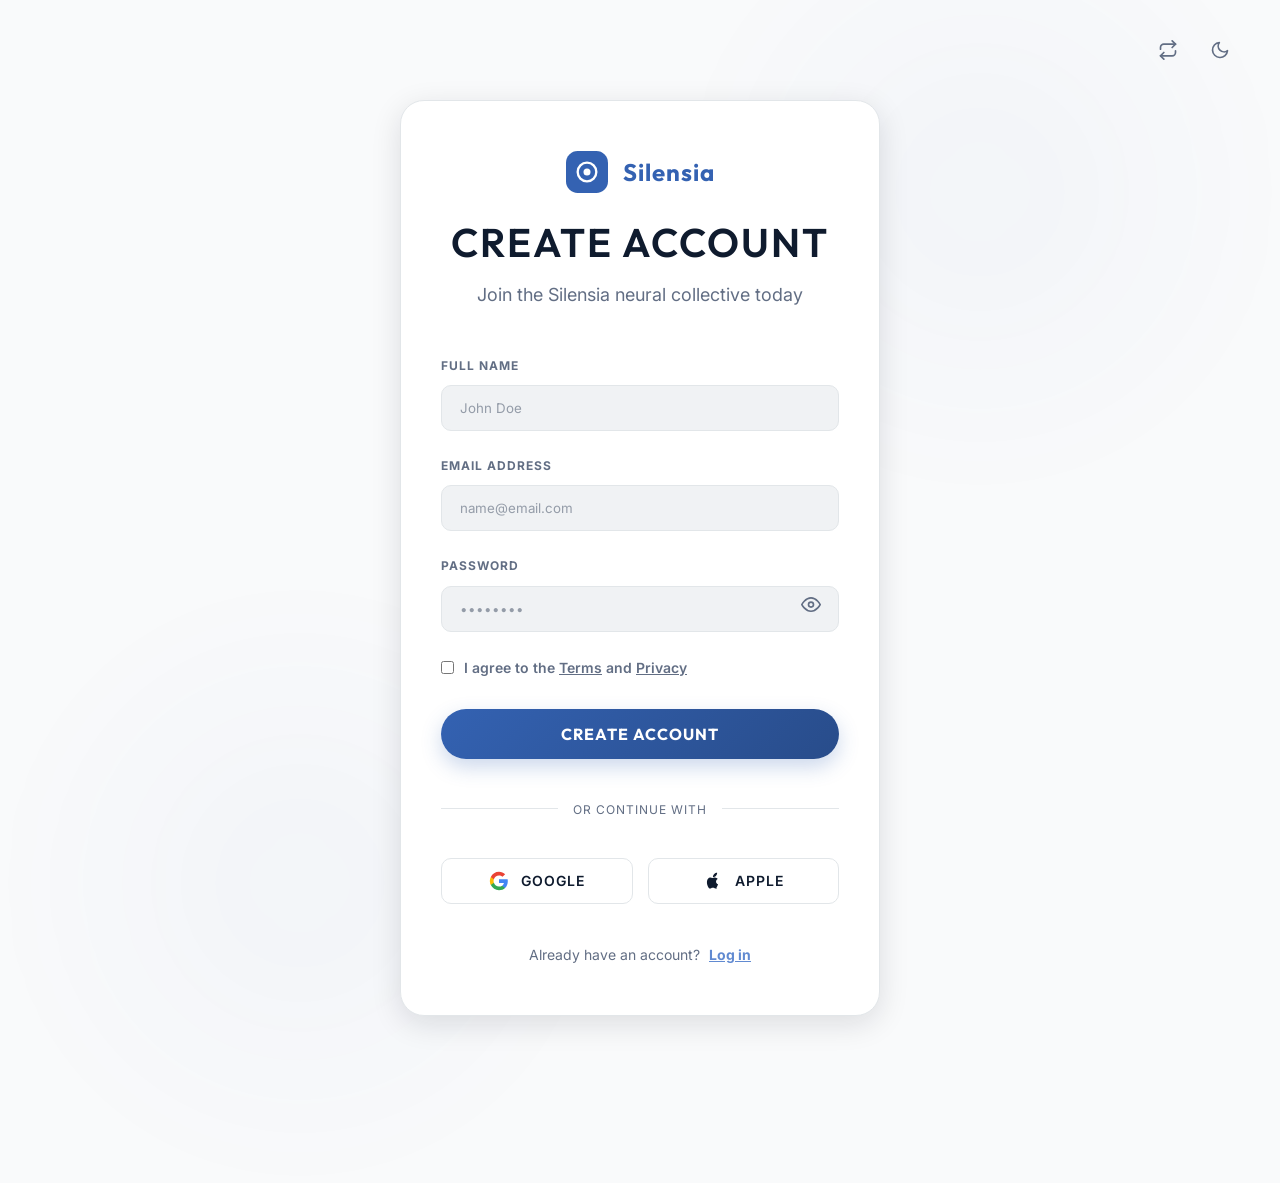
<file: pages/signup.html>
<!DOCTYPE html>
<html lang="en" dir="ltr" data-theme="light">
<head>
  <meta charset="UTF-8" />
  <meta name="viewport" content="width=device-width, initial-scale=1.0" />
  <meta name="description" content="Join the Silensia neural collective. Create your account and begin your journey." />
  <title>Silensia — Create Account</title>

  <!-- Stylesheets -->
  <link rel="stylesheet" href="../css/global.css" />
  <link rel="stylesheet" href="../css/auth.css" />
  <link rel="icon" type="image/svg+xml" href="../favicon.svg" />
</head>
<body class="auth-page">

  <!-- TOP NAV CONTROLS -->
  <div class="auth-controls" style="justify-content: flex-end; gap: 12px;">
    <button class="rtl-toggle" id="auth-rtl-toggle" aria-label="Switch to RTL"></button>
    <button class="theme-toggle" id="auth-theme-toggle" aria-label="Toggle theme"></button>
  </div>

  <!-- Neural Background Glows -->
  <div class="auth-bg-glow glow-1"></div>
  <div class="auth-bg-glow glow-2"></div>

  <!-- AUTH CARD -->
  <main class="auth-card mode-signup" id="auth-card">
    
    <div class="auth-header">
      <a href="../index.html" class="auth-logo-wrapper" style="text-decoration: none;">
        <div class="auth-logo">
           <svg viewBox="0 0 36 36" fill="none" xmlns="http://www.w3.org/2000/svg">
              <rect width="36" height="36" rx="10" fill="var(--color-brand)"/>
              <circle cx="18" cy="18" r="8" stroke="white" stroke-width="2"/>
              <circle cx="18" cy="18" r="3" fill="white"/>
           </svg>
        </div>
        <span class="auth-brand-name">Silensia</span>
      </a>
      <h1 id="auth-title">Create Account</h1>
      <p id="auth-desc">Join the Silensia neural collective today</p>
    </div>

    <!-- FORM -->
    <form class="auth-form" id="auth-form-internal">
      
      <!-- Signup Only: Full Name -->
      <div class="auth-group signup-only">
        <label for="reg-name">Full Name</label>
        <div class="auth-input-wrapper">
          <input type="text" id="reg-name" placeholder="John Doe">
        </div>
      </div>

      <div class="auth-group">
        <label for="auth-email">Email Address</label>
        <div class="auth-input-wrapper">
          <input type="email" id="auth-email" placeholder="name@email.com" required>
        </div>
      </div>

      <div class="auth-group">
        <label for="auth-password">Password</label>
        <div class="auth-input-wrapper">
          <input type="password" id="auth-password" placeholder="••••••••" required>
          <span class="pw-toggle">
            <svg width="20" height="20" viewBox="0 0 24 24" fill="none" stroke="currentColor" stroke-width="2" stroke-linecap="round" stroke-linejoin="round"><path d="M1 12s4-8 11-8 11 8 11 8-4 8-11 8-11-8-11-8z"></path><circle cx="12" cy="12" r="3"></circle></svg>
          </span>
        </div>
      </div>

      <!-- Login Only: Remember & Forgot -->
      <div class="auth-options login-only">
        <label class="auth-remember">
          <input type="checkbox">
          <span>Remember Me</span>
        </label>
        <a href="#" class="auth-forgot">Forgot Password?</a>
      </div>

      <!-- Signup Only: Terms -->
      <div class="auth-options signup-only">
        <label class="auth-remember">
          <input type="checkbox" required>
          <span>I agree to the <a href="#" style="text-decoration: underline;">Terms</a> and <a href="#" style="text-decoration: underline;">Privacy</a></span>
        </label>
      </div>

      <button type="submit" class="btn-filled" id="auth-submit-btn" style="width: 100%; height: 50px; font-weight: bold; text-transform: uppercase; letter-spacing: 1px;">Create Account</button>

    </form>

    <div class="auth-divider">
      <span>Or continue with</span>
    </div>

    <div class="social-grid">
      <button class="btn-social">
        <svg viewBox="0 0 24 24" xmlns="http://www.w3.org/2000/svg"><path d="M22.56 12.25c0-.78-.07-1.53-.2-2.25H12v4.26h5.92c-.26 1.37-1.04 2.53-2.21 3.31v2.77h3.57c2.08-1.92 3.28-4.74 3.28-8.09z" fill="#4285F4"/><path d="M12 23c2.97 0 5.46-.98 7.28-2.66l-3.57-2.77c-.98.66-2.23 1.06-3.71 1.06-2.86 0-5.29-1.93-6.16-4.53H2.18v2.84C3.99 20.53 7.7 23 12 23z" fill="#34A853"/><path d="M5.84 14.09c-.22-.66-.35-1.36-.35-2.09s.13-1.43.35-2.09V7.07H2.18C1.43 8.55 1 10.22 1 12s.43 3.45 1.18 4.93l3.66-2.84z" fill="#FBBC05"/><path d="M12 5.38c1.62 0 3.06.56 4.21 1.64l3.15-3.15C17.45 2.09 14.97 1 12 1 7.7 1 3.99 3.47 2.18 7.07l3.66 2.84c.87-2.6 3.3-4.53 6.16-4.53z" fill="#EA4335"/></svg>
        Google
      </button>
      <button class="btn-social">
        <svg viewBox="0 0 24 24" fill="currentColor" xmlns="http://www.w3.org/2000/svg"><path d="M17.05 20.28c-.98.95-2.05.88-3.08.4-.6-.28-1.2-.46-2.1-.46s-1.5.18-2.1.45c-.95.45-1.9.58-2.85-.35C3.35 15.65 4.3 8.2 8.7 7.9c1.1 0 1.85.5 2.55.5s1.65-.6 3-.5c1.45.1 2.65.65 3.35 1.6-2.85 1.65-2.4 5.35.5 6.5-.6 1.6-1.4 3.25-2.05 4.28zM12.1 7.26c-.1 0-.15 0-.25-.05.1-1.3.65-2.6 1.6-3.55.9-.9 2.25-1.45 3.5-1.45.1 1.45-.55 2.75-1.55 3.75-.8.8-2.1 1.3-3.3 1.3z"/></svg>
        Apple
      </button>
    </div>

    <div class="auth-footer">
      <p class="login-only">Don't have an account? <span class="toggle-auth">Join now</span></p>
      <p class="signup-only">Already have an account? <span class="toggle-auth">Log in</span></p>
    </div>

  </main>

  <!-- Scripts -->
  <script src="../js/global.js"></script>
  <script src="../js/auth.js"></script>
</body>
</html>
</file>
<file: css/global.css>
/* ============================================================
   SILENSIA — Global Design System
   ============================================================ */

/* ---------- Google Fonts ---------- */
@import url('https://fonts.googleapis.com/css2?family=Inter:wght@300;400;500;600;700&family=Outfit:wght@300;400;500;600;700&display=swap');

/* ============================================================
   1. DESIGN TOKENS (Custom Properties)
   ============================================================ */

:root {
  /* --- Color Palette (Light Mode) --- */
  --color-primary:        hsl(218, 55%, 45%);
  --color-primary-light:  hsl(218, 55%, 60%);
  --color-primary-dark:   hsl(218, 55%, 35%);
  --color-brand:          hsl(218, 55%, 45%); /* Consistent Brand Identity Color */
  --color-accent:         hsl(185, 75%, 45%);
  --color-accent-light:   hsl(185, 75%, 60%);

  --color-bg:             hsl(210, 20%, 98%);
  --color-bg-alt:         hsl(210, 16%, 95%);
  --color-surface:        hsl(0, 0%, 100%);
  --color-surface-hover:  hsl(210, 16%, 96%);

  --color-text:           hsl(218, 50%, 12%);
  --color-text-secondary: hsl(218, 15%, 45%);
  --color-text-muted:     hsl(218, 10%, 62%);

  --color-border:         hsl(210, 14%, 90%);
  --color-border-light:   hsl(210, 14%, 94%);

  --color-overlay:        hsla(218, 50%, 10%, 0.45);

  /* --- Shadows --- */
  --shadow-sm:   0 1px 3px  hsla(240, 20%, 10%, 0.06);
  --shadow-md:   0 4px 12px hsla(240, 20%, 10%, 0.08);
  --shadow-lg:   0 8px 30px hsla(240, 20%, 10%, 0.12);
  --shadow-header: 0 1px 8px hsla(240, 20%, 10%, 0.06);

  /* --- Typography (Tokens) --- */
  --font-heading: 'Outfit', sans-serif;
  --font-body:    'Inter', sans-serif;

  --fs-xs:   0.75rem;
  --fs-sm:   0.875rem;
  --fs-base: 1rem;
  --fs-md:   1.125rem;
  --fs-lg:   1.25rem;
  --fs-xl:   1.5rem;
  --fs-2xl:  2rem;
  --fs-3xl:  2.5rem;
  --fs-4xl:  3rem;

  /* --- Typography (Semantic Tokens) --- */
  --fs-hero:             clamp(2.5rem, 6vw, 4rem);     /* Target 64px */
  --fs-section-title:    clamp(2rem, 4vw, 2.5rem);      /* Target 40px */
  --fs-section-subtitle: 1.5rem;                        /* Target 24px */
  --fs-body:             1.125rem;                      /* Target 18px */
  --fs-label:            0.875rem;                      /* Target 14px */
  --fs-button:           1rem;

  --fw-light:    300;
  --fw-regular:  400;
  --fw-medium:   500;
  --fw-semibold: 600;
  --fw-bold:     700;

  --lh-tight:  1.2;
  --lh-normal: 1.6;
  --lh-loose:  1.8;

  /* --- Spacing --- */
  --space-xs:  0.25rem;
  --space-sm:  0.5rem;
  --space-md:  1rem;
  --space-lg:  1.5rem;
  --space-xl:  2rem;
  --space-2xl: 3rem;
  --space-3xl: 4rem;

  /* --- Layout --- */
  --header-height:   72px;
  --sidenav-width:   300px;
  --container-max:   1440px;
  --container-pad:   clamp(1rem, 4vw, 3rem);

  /* --- Radius --- */
  --radius-sm:  6px;
  --radius-md:  10px;
  --radius-lg:  16px;
  --radius-xl:  24px;
  --radius-full: 9999px;

  /* --- Transitions --- */
  --ease-smooth:  cubic-bezier(0.4, 0, 0.2, 1);
  --ease-bounce:  cubic-bezier(0.34, 1.56, 0.64, 1);
  --duration-fast:   180ms;
  --duration-normal: 300ms;
  --duration-slow:   500ms;
}

/* ============================================================
   2. DARK MODE TOKENS
   ============================================================ */

[data-theme="dark"] {
  --color-primary:        hsl(218, 70%, 65%);
  --color-primary-light:  hsl(218, 70%, 75%);
  --color-primary-dark:   hsl(218, 70%, 55%);
  --color-accent:         hsl(185, 75%, 55%);
  --color-accent-light:   hsl(185, 75%, 65%);

  --color-bg:             hsl(218, 25%, 8%);
  --color-bg-alt:         hsl(218, 22%, 11%);
  --color-surface:        hsl(218, 20%, 14%);
  --color-surface-hover:  hsl(218, 20%, 17%);

  --color-text:           hsl(210, 15%, 95%);
  --color-text-secondary: hsl(218, 12%, 65%);
  --color-text-muted:     hsl(218, 10%, 55%);

  --color-border:         hsl(218, 15%, 22%);
  --color-border-light:   hsl(218, 15%, 18%);

  --color-overlay:        hsla(218, 30%, 4%, 0.6);

  --shadow-sm:   0 1px 3px  hsla(0, 0%, 0%, 0.2);
  --shadow-md:   0 4px 12px hsla(0, 0%, 0%, 0.25);
  --shadow-lg:   0 8px 30px hsla(0, 0%, 0%, 0.35);
  --shadow-header: 0 1px 8px hsla(0, 0%, 0%, 0.2);
}

/* ============================================================
   3. RESET & BASE
   ============================================================ */

*,
*::before,
*::after {
  margin: 0;
  padding: 0;
  box-sizing: border-box;
}

html {
  scroll-behavior: smooth;
  -webkit-text-size-adjust: 100%;
}

body {
  font-family: var(--font-body);
  font-size: var(--fs-body);
  font-weight: var(--fw-regular);
  line-height: var(--lh-normal);
  color: var(--color-text);
  background-color: var(--color-bg);
  -webkit-font-smoothing: antialiased;
  -moz-osx-font-smoothing: grayscale;
  transition: background-color var(--duration-normal) var(--ease-smooth),
              color var(--duration-normal) var(--ease-smooth);
}

body.nav-open {
  overflow: hidden;
}

h1, h2, h3, h4, h5, h6 {
  font-family: var(--font-heading);
  font-weight: var(--fw-semibold);
  line-height: var(--lh-tight);
  color: var(--color-text);
}

h1 { font-size: var(--fs-hero); }
h2 { font-size: var(--fs-section-title); }
h3 { font-size: var(--fs-section-subtitle); }
h4 { font-size: 1.25rem; }
h5 { font-size: 1.125rem; }
h6 { font-size: 1rem; }

p {
  font-size: var(--fs-body);
  line-height: var(--lh-loose);
  color: var(--color-text-secondary);
}

a {
  text-decoration: none;
  color: inherit;
  transition: color var(--duration-fast) var(--ease-smooth);
}

ul, ol {
  list-style: none;
}

img {
  max-width: 100%;
  height: auto;
  display: block;
}

button {
  font-family: inherit;
  font-size: var(--fs-button);
  border: none;
  background: none;
  cursor: pointer;
  color: inherit;
}

label, .section-tag, .badge {
  font-size: var(--fs-label);
  font-weight: var(--fw-semibold);
  color: var(--color-text-secondary);
}

/* ============================================================
   4. HEADER — SITE HEADER
   ============================================================ */

.site-header {
  position: fixed;
  top: 0;
  left: 0;
  right: 0;
  z-index: 1000;
  display: flex;
  align-items: center;
  justify-content: space-between;
  height: var(--header-height);
  padding: 0 var(--container-pad);
  background-color: hsla(0, 0%, 100%, 0.8);
  backdrop-filter: blur(4px);
  -webkit-backdrop-filter: blur(4px);
  border-bottom: 1px solid transparent;
  transition: background-color var(--duration-normal) var(--ease-smooth),
              border-color var(--duration-normal) var(--ease-smooth),
              box-shadow var(--duration-normal) var(--ease-smooth);
}

[data-theme="dark"] .site-header {
  background-color: hsla(218, 25%, 8%, 0.85);
}

.site-header.scrolled {
  background-color: hsla(0, 0%, 100%, 0.95);
  backdrop-filter: blur(16px);
  -webkit-backdrop-filter: blur(16px);
  border-bottom-color: var(--color-border-light);
  box-shadow: var(--shadow-header);
}

[data-theme="dark"] .site-header.scrolled {
  background-color: hsla(218, 25%, 8%, 0.95);
}

/* ---------- 4a. Nav Brand (Left) ---------- */

.nav-brand {
  display: flex;
  align-items: center;
  gap: var(--space-sm);
  text-decoration: none;
  flex-shrink: 0;
}

.nav-logo {
  width: 36px;
  height: 36px;
  border-radius: var(--radius-sm);
}

.nav-brand-name {
  font-family: var(--font-heading);
  font-size: var(--fs-lg);
  font-weight: var(--fw-bold);
  color: var(--color-brand);
  letter-spacing: -0.02em;
}

/* ---------- 4b. Nav Links (Center) ---------- */

.nav-links {
  position: absolute;
  left: 50%;
  transform: translateX(-50%);
}

.nav-links ul {
  display: flex;
  align-items: center;
  gap: var(--space-xl);
}

.nav-links a {
  position: relative;
  font-size: var(--fs-sm);
  font-weight: var(--fw-medium);
  color: var(--color-text-secondary);
  padding: var(--space-xs) 0;
  transition: color var(--duration-fast) var(--ease-smooth);
  display: inline-flex;
  align-items: center;
  gap: 4px;
}

.nav-links a::after {
  content: '';
  position: absolute;
  bottom: -2px;
  left: 0;
  width: 0;
  height: 2px;
  background-color: var(--color-primary);
  border-radius: var(--radius-full);
  transition: width var(--duration-normal) var(--ease-smooth);
}

.nav-links a:hover,
.nav-links a.active {
  color: var(--color-text);
}

.nav-links a:hover::after,
.nav-links a.active::after {
  width: 100%;
}

/* ---------- 4c. Nav Actions (Right) ---------- */

.nav-actions {
  display: flex;
  align-items: center;
  gap: var(--space-md);
  flex-shrink: 0;
}

.theme-toggle,
.rtl-toggle {
  display: flex;
  align-items: center;
  justify-content: center;
  width: 40px;
  height: 40px;
  border-radius: var(--radius-md);
  color: var(--color-text-secondary);
  transition: background-color var(--duration-fast) var(--ease-smooth),
              color var(--duration-fast) var(--ease-smooth);
}

.theme-toggle:hover,
.rtl-toggle:hover {
  background-color: var(--color-surface-hover);
  color: var(--color-text);
}

.theme-toggle svg,
.rtl-toggle svg {
  width: 20px;
  height: 20px;
}

.nav-cta {
  display: inline-flex;
  align-items: center;
  justify-content: center;
  padding: 10px 24px;
  font-size: var(--fs-sm);
  font-weight: var(--fw-semibold);
  color: #fff;
  background-color: var(--color-brand);
  border-radius: var(--radius-full);
  transition: transform var(--duration-fast) var(--ease-smooth),
              background-color var(--duration-fast) var(--ease-smooth),
              box-shadow var(--duration-fast) var(--ease-smooth);
}

.nav-cta:hover {
  transform: translateY(-1px);
  background-color: hsl(218, 55%, 50%); /* slightly lighter brand color for interactive hover */
  box-shadow: 0 4px 16px hsla(218, 55%, 45%, 0.35);
}

.nav-cta:active {
  transform: translateY(0);
}

/* ---------- 4d. Hamburger Button ---------- */

.hamburger {
  display: none;
  flex-direction: column;
  justify-content: center;
  align-items: center;
  gap: 5px;
  width: 44px;
  height: 44px;
  border-radius: var(--radius-md);
  cursor: pointer;
  z-index: 1001;
  transition: background-color var(--duration-fast) var(--ease-smooth);
  order: 3; /* push to right side */
}

.hamburger:hover {
  background-color: var(--color-surface-hover);
}

.hamburger span {
  display: block;
  width: 22px;
  height: 2px;
  background-color: var(--color-text);
  border-radius: var(--radius-full);
  transition: transform var(--duration-normal) var(--ease-smooth),
              opacity var(--duration-normal) var(--ease-smooth),
              width var(--duration-normal) var(--ease-smooth);
  transform-origin: center;
}

/* Hamburger → ✕ animation */
.hamburger.is-active span:nth-child(1) {
  transform: translateY(7px) rotate(45deg);
}

.hamburger.is-active span:nth-child(2) {
  opacity: 0;
  transform: scaleX(0);
}

.hamburger.is-active span:nth-child(3) {
  transform: translateY(-7px) rotate(-45deg);
}

/* ---------- 4e. Dropdown Menu ---------- */

.dropdown {
  position: relative;
  display: inline-block;
}

.dropdown-icon {
  width: 12px;
  height: 12px;
  transition: transform var(--duration-normal) var(--ease-smooth);
  opacity: 0.7;
}

.dropdown:hover .dropdown-icon {
  transform: rotate(180deg);
  opacity: 1;
}

.dropdown-menu {
  position: absolute;
  top: 100%;
  left: 50%;
  transform: translateX(-50%) translateY(10px);
  background-color: var(--color-surface);
  box-shadow: var(--shadow-md);
  border: 1px solid var(--color-border-light);
  border-radius: var(--radius-md);
  min-width: 180px;
  padding: var(--space-xs) 0;
  opacity: 0;
  visibility: hidden;
  transition: opacity var(--duration-fast) var(--ease-smooth),
              transform var(--duration-fast) var(--ease-smooth),
              visibility var(--duration-fast) var(--ease-smooth);
  z-index: 1050;
  display: flex !important;
  flex-direction: column !important;
  gap: 0 !important;
  align-items: stretch !important;
}

.dropdown:hover .dropdown-menu,
.dropdown:focus-within .dropdown-menu {
  opacity: 1;
  visibility: visible;
  transform: translateX(-50%) translateY(0);
}

.dropdown-menu li {
  width: 100%;
}

.dropdown-menu a {
  display: block;
  padding: 6px var(--space-lg);
  font-size: var(--fs-sm);
  color: var(--color-text-secondary);
  white-space: nowrap;
  width: 100%;
}

.dropdown-menu a::after {
  display: none !important;
}

.dropdown-menu a:hover {
  background-color: var(--color-surface-hover);
  color: var(--color-primary);
}

/* ============================================================
   5. SIDE NAV DRAWER (Mobile / Tablet)
   ============================================================ */

.sidenav-overlay {
  position: fixed;
  inset: 0;
  z-index: 1100;
  background-color: var(--color-overlay);
  opacity: 0;
  visibility: hidden;
  transition: opacity var(--duration-normal) var(--ease-smooth),
              visibility var(--duration-normal) var(--ease-smooth);
}

.sidenav-overlay.is-open {
  opacity: 1;
  visibility: visible;
}

.sidenav {
  position: fixed;
  top: 0;
  right: 0;
  z-index: 1200;
  width: var(--sidenav-width);
  max-width: 85vw;
  height: 100vh;
  height: 100dvh;
  background-color: var(--color-surface);
  display: flex;
  flex-direction: column;
  transform: translateX(100%);
  transition: transform var(--duration-slow) var(--ease-smooth);
  overflow-y: auto;
  overscroll-behavior: contain;
}

.sidenav.is-open {
  transform: translateX(0);
}

/* ---------- 5a. Sidenav Header ---------- */

.sidenav-header {
  display: flex;
  align-items: center;
  justify-content: space-between;
  padding: var(--space-lg) var(--space-xl);
  border-bottom: 1px solid var(--color-border-light);
  flex-shrink: 0;
  direction: ltr; /* force LTR so brand stays left, X stays right */
}

.sidenav-header .nav-brand {
  order: 0;
  flex-shrink: 0;
  margin-right: auto; /* push everything after it to the right */
}

.sidenav-header .sidenav-close {
  order: 1;
  flex-shrink: 0;
  margin-left: auto; /* anchor to the right edge */
}

.sidenav-close {
  display: flex;
  align-items: center;
  justify-content: center;
  width: 40px;
  height: 40px;
  border-radius: var(--radius-md);
  color: var(--color-text-secondary);
  font-size: var(--fs-lg);
  transition: background-color var(--duration-fast) var(--ease-smooth),
              color var(--duration-fast) var(--ease-smooth);
}

.sidenav-close:hover {
  background-color: var(--color-surface-hover);
  color: var(--color-text);
}

.sidenav-close svg {
  width: 20px;
  height: 20px;
}

/* ---------- 5b. Sidenav Links ---------- */

.sidenav-links {
  padding: var(--space-md) 0;
  flex-grow: 1;
}

.sidenav-links ul {
  display: flex;
  flex-direction: column;
}

.sidenav-links a {
  display: flex;
  align-items: center;
  gap: var(--space-md);
  padding: 14px var(--space-xl);
  font-size: var(--fs-base);
  font-weight: var(--fw-medium);
  color: var(--color-text-secondary);
  transition: background-color var(--duration-fast) var(--ease-smooth),
              color var(--duration-fast) var(--ease-smooth);
}

.sidenav-links a:hover,
.sidenav-links a.active {
  background-color: var(--color-surface-hover);
  color: var(--color-primary);
}

.sidenav-links a.active {
  position: relative;
}

.sidenav-links a.active::before {
  content: '';
  position: absolute;
  left: 0;
  top: 50%;
  transform: translateY(-50%);
  width: 3px;
  height: 24px;
  background-color: var(--color-primary);
  border-radius: 0 var(--radius-full) var(--radius-full) 0;
}

/* ---------- 5c. Sidenav Divider ---------- */

.sidenav-divider {
  height: 1px;
  margin: var(--space-sm) var(--space-xl);
  background-color: var(--color-border-light);
}

/* ---------- 5d. Sidenav Toggles ---------- */

.sidenav-toggles {
  padding: var(--space-md) var(--space-xl);
  display: flex;
  flex-direction: row;
  align-items: center;
  justify-content: center;
  gap: 0;
}

.sidenav-toggles button {
  display: flex;
  align-items: center;
  justify-content: center;
  gap: var(--space-sm);
  padding: 10px var(--space-lg);
  font-size: var(--fs-sm);
  font-weight: var(--fw-medium);
  color: var(--color-text-secondary);
  border-radius: var(--radius-md);
  transition: background-color var(--duration-fast) var(--ease-smooth),
              color var(--duration-fast) var(--ease-smooth);
  flex: 1;
}

.sidenav-toggles button:hover {
  background-color: var(--color-surface-hover);
  color: var(--color-text);
}

/* Vertical divider between toggles */
.sidenav-toggles button + button {
  position: relative;
  margin-left: 1px;
}

.sidenav-toggles button + button::before {
  content: '';
  position: absolute;
  left: 0;
  top: 50%;
  transform: translateY(-50%);
  width: 1px;
  height: 20px;
  background-color: var(--color-border);
}

.sidenav-toggles .toggle-icon {
  width: 20px;
  height: 20px;
  display: flex;
  align-items: center;
  justify-content: center;
}

/* ---------- 5e. Sidenav CTA ---------- */

.sidenav-cta {
  margin: var(--space-lg) var(--space-xl);
  padding: 14px;
  text-align: center;
  font-size: var(--fs-base);
  font-weight: var(--fw-semibold);
  color: #fff;
  background-color: var(--color-brand);
  border-radius: var(--radius-md);
  flex-shrink: 0;
  transition: transform var(--duration-fast) var(--ease-smooth),
              background-color var(--duration-fast) var(--ease-smooth),
              box-shadow var(--duration-fast) var(--ease-smooth);
}

.sidenav-cta:hover {
  transform: translateY(-1px);
  background-color: hsl(218, 55%, 50%); /* slightly lighter brand color for interactive hover */
  box-shadow: 0 4px 16px hsla(218, 55%, 45%, 0.35);
}

/* ---------- 5f. Sidenav Dropdown ---------- */

.sidenav-dropdown-toggle {
  display: flex;
  align-items: center;
  justify-content: space-between;
  padding: 14px var(--space-xl);
  font-size: var(--fs-base);
  font-weight: var(--fw-medium);
  color: var(--color-text-secondary);
  cursor: pointer;
  transition: background-color var(--duration-fast) var(--ease-smooth),
              color var(--duration-fast) var(--ease-smooth);
}

.sidenav-dropdown-toggle:hover {
  background-color: var(--color-surface-hover);
  color: var(--color-primary);
}

.sidenav-dropdown-menu {
  display: flex !important;
  flex-direction: column;
  padding-left: var(--space-xl);
  margin-top: 0;
}

.sidenav-dropdown-menu a {
  padding: 6px var(--space-xl);
  font-size: var(--fs-sm);
}
/* ============================================================
   6. RESPONSIVE — BREAKPOINTS
   ============================================================ */

/* --- Mobile & Tablet: < 1024px --- */
@media (max-width: 1023px) {
  .nav-links,
  .nav-actions {
    display: none;
  }

  .hamburger {
    display: flex;
  }

  .site-header {
    padding: 0 var(--space-lg);
  }

  .site-header .nav-brand {
    order: 1;
  }

  /* push hamburger to far right */
  .site-header {
    justify-content: space-between;
  }
}

/* --- Laptop & Desktop: >= 1024px --- */
@media (min-width: 1024px) {
  .hamburger,
  .sidenav,
  .sidenav-overlay {
    display: none !important;
  }

  .nav-links,
  .nav-actions {
    display: flex;
  }
}

/* --- Tablet landscape adjustments --- */
@media (min-width: 768px) and (max-width: 1023px) {
  .sidenav {
    --sidenav-width: 360px;
  }
}

/* --- Small Laptop Spacing Optimization (1024px - 1200px) --- */
@media (min-width: 1024px) and (max-width: 1200px) {
  .nav-links ul {
    gap: var(--space-md) !important;
  }
  .nav-actions {
    gap: var(--space-sm) !important;
  }
  .nav-cta {
    padding: 8px 18px !important;
    font-size: 13px !important;
  }
}


/* --- Desktop 1440px+ --- */
@media (min-width: 1440px) {
  .site-header {
    padding: 0 calc((100vw - var(--container-max)) / 2 + var(--container-pad));
  }
}

/* ============================================================
   7. UTILITIES
   ============================================================ */

.container {
  max-width: var(--container-max);
  margin: 0 auto;
  padding: 0 var(--container-pad);
  position: relative;
}

.text-center {
  text-align: center;
}

.sr-only {
  position: absolute;
  width: 1px;
  height: 1px;
  padding: 0;
  margin: -1px;
  overflow: hidden;
  clip: rect(0, 0, 0, 0);
  white-space: nowrap;
  border: 0;
}

/* --- Buttons --- */
.btn-primary, 
.btn-filled, 
.btn-outline {
  display: inline-flex;
  align-items: center;
  justify-content: center;
  padding: 16px 32px;
  border-radius: var(--radius-full);
  font-family: var(--font-heading);
  font-weight: var(--fw-bold);
  font-size: var(--fs-base);
  gap: 12px;
  transition: all var(--duration-normal) var(--ease-smooth);
  cursor: pointer;
  white-space: nowrap;
  letter-spacing: 0.02em;
}

.btn-primary, 
.btn-filled {
  background: linear-gradient(135deg, var(--color-primary), var(--color-primary-dark));
  color: #fff;
  border: none;
  box-shadow: 0 8px 20px hsla(218, 55%, 45%, 0.25);
}

.btn-primary:hover, 
.btn-filled:hover {
  transform: translateY(-3px) scale(1.02);
  box-shadow: 0 12px 25px hsla(218, 55%, 45%, 0.4);
  background: linear-gradient(135deg, var(--color-primary-light), var(--color-primary));
}

.btn-outline {
  background-color: transparent;
  color: var(--color-primary);
  border: 2px solid var(--color-primary);
}

.btn-outline:hover {
  background: var(--color-primary);
  color: #fff;
  transform: translateY(-3px);
  box-shadow: 0 8px 20px hsla(218, 55%, 45%, 0.2);
}

[data-theme="dark"] .btn-primary,
[data-theme="dark"] .btn-filled {
  background: linear-gradient(135deg, var(--color-primary), var(--color-accent));
  box-shadow: 0 8px 20px hsla(245, 80%, 65%, 0.3);
}

[data-theme="dark"] .btn-outline {
  border-color: var(--color-primary-light);
  color: var(--color-primary-light);
}

[data-theme="dark"] .btn-outline:hover {
  background: var(--color-primary-light);
  color: #03040a;
}

/* --- Image Placeholder Strategy --- */
.img-placeholder {
  width: 100%;
  height: 100%;
  background: linear-gradient(135deg, var(--color-border-light), var(--color-surface-hover));
  border-radius: var(--radius-xl);
  display: flex;
  align-items: center;
  justify-content: center;
  color: transparent;
  font-family: var(--font-heading);
  aspect-ratio: 4/3;
  object-fit: cover;
  box-shadow: var(--shadow-md);
  border: 1px solid var(--color-border-light);
}

[data-theme="dark"] .img-placeholder {
  background: linear-gradient(135deg, var(--color-surface), var(--color-bg-alt));
  border-color: var(--color-border);
}

/* Content offset for fixed header */
.page-content {
  padding-top: var(--header-height);
}

/* ============================================================
   8. FOOTER — SITE FOOTER
   ============================================================ */

.site-footer {
  background-color: var(--color-surface);
  border-top: 1px solid var(--color-border-light);
  padding: var(--space-3xl) 0 var(--space-xl);
}

.footer-container {
  max-width: var(--container-max);
  margin: 0 auto;
  padding: 0 var(--container-pad);
}

.footer-top {
  display: grid;
  grid-template-columns: 1.5fr 2.5fr;
  gap: var(--space-3xl);
  margin-bottom: var(--space-3xl);
}

.footer-brand {
  max-width: 320px;
}

.footer-tagline {
  font-size: var(--fs-sm);
  color: var(--color-text-secondary);
  line-height: var(--lh-normal);
  margin: var(--space-md) 0 var(--space-lg);
}

.social-links {
  display: flex;
  gap: var(--space-md);
}

.social-links a {
  display: flex;
  align-items: center;
  justify-content: center;
  width: 40px;
  height: 40px;
  border-radius: var(--radius-md);
  background-color: var(--color-bg-alt);
  color: var(--color-text-secondary);
  transition: all var(--duration-fast);
}

.social-links a:hover {
  background-color: var(--color-primary);
  color: #fff;
  transform: translateY(-3px);
}

.footer-nav {
  display: grid;
  grid-template-columns: repeat(3, 1fr);
  gap: var(--space-xl);
}

.footer-title {
  font-size: var(--fs-base);
  font-weight: var(--fw-bold);
  color: var(--color-text);
  margin-bottom: var(--space-lg);
  text-transform: uppercase;
  letter-spacing: 0.05em;
}

.footer-nav ul {
  display: flex;
  flex-direction: column;
  gap: var(--space-sm);
}

.footer-nav a {
  font-size: var(--fs-sm);
  color: var(--color-text-secondary);
  transition: color var(--duration-fast);
}

.footer-nav a:hover {
  color: var(--color-primary);
}

.newsletter-col p {
  font-size: var(--fs-sm);
  color: var(--color-text-secondary);
  margin-bottom: var(--space-md);
  line-height: var(--lh-normal);
}

.newsletter-form {
  display: flex;
  gap: var(--space-xs);
}

.newsletter-form input {
  flex: 1;
  padding: 10px 16px;
  border-radius: var(--radius-md);
  border: 1px solid var(--color-border);
  background-color: var(--color-bg-alt);
  color: var(--color-text);
  font-family: inherit;
  font-size: var(--fs-sm);
  transition: border-color var(--duration-fast);
}

.newsletter-form input:focus {
  outline: none;
  border-color: var(--color-primary);
}

.newsletter-form button {
  width: 44px;
  height: 44px;
  border-radius: var(--radius-md);
  background-color: var(--color-primary);
  color: #fff;
  display: flex;
  align-items: center;
  justify-content: center;
  transition: background-color var(--duration-fast);
}

.newsletter-form button:hover {
  background-color: var(--color-primary-dark);
}

.footer-bottom {
  padding-top: var(--space-xl);
  border-top: 1px solid var(--color-border-light);
  display: flex;
  justify-content: space-between;
  align-items: center;
  font-size: var(--fs-xs);
  color: var(--color-text-muted);
}

/* ---------- Responsive Footer ---------- */
@media (max-width: 1024px) {
  .site-footer {
    padding: var(--space-2xl) 0 var(--space-xl) !important;
    background-color: var(--color-bg-alt) !important;
  }

  .footer-top {
    display: flex !important;
    flex-direction: column !important;
    gap: 40px !important;
  }

  .footer-brand {
    max-width: 100% !important;
    text-align: left !important;
    display: flex !important;
    flex-direction: column !important;
    align-items: flex-start !important;
  }

  .footer-tagline {
    max-width: 320px !important;
  }

  .social-links {
    justify-content: flex-start !important;
    margin-top: 8px !important;
  }

  .footer-nav {
    display: grid !important;
    grid-template-columns: repeat(2, 1fr) !important; 
    gap: 16px !important; /* Reduced gap to avoid cutting */
    text-align: left !important;
    width: 100% !important;
  }

  .footer-nav-col {
    min-width: 0 !important; /* Allow column to shrink if needed */
  }

  .newsletter-col {
    grid-column: span 2 !important; /* Full width for newsletter on new row */
    text-align: left !important;
    margin-top: 16px !important;
  }

  .newsletter-form {
    display: flex !important;
    flex-direction: column !important; /* Stack input and button */
    gap: 12px !important;
    max-width: 100% !important;
    margin: 0 !important;
  }

  .newsletter-form input {
    height: 52px !important;
    border-radius: var(--radius-md) !important;
    padding: 14px 20px !important;
    background-color: var(--color-surface) !important;
  }

  .newsletter-form button {
    width: 100% !important; /* Full width button */
    height: 52px !important;
    border-radius: var(--radius-md) !important;
    background-color: #6366f1 !important; /* Premium Purple from SS */
    color: #fff !important;
    text-transform: uppercase !important;
    font-weight: 700 !important;
    letter-spacing: 1px !important;
    font-size: 0.9rem !important;
  }

  .newsletter-form button svg {
    display: none !important; /* Remove icon to match SS text style */
  }

  .newsletter-form button::after {
    content: "SUBSCRIBE" !important;
  }

  .footer-bottom {
    flex-direction: column !important;
    align-items: center !important;
    text-align: center !important;
    border-top: 1px solid var(--color-border) !important;
    margin-top: 40px !important;
    padding-top: 32px !important;
    gap: 16px !important;
  }

  .footer-bottom-links {
    justify-content: center !important;
    gap: 24px !important;
  }
}

/* 8. Tablet Specific Footer Restructuring (768px - 1024px) */
@media (min-width: 768px) and (max-width: 1024px) {
  .footer-top {
    display: grid !important;
    grid-template-columns: 1fr 1fr !important;
    gap: 60px 48px !important;
    text-align: left !important;
  }

  .footer-nav {
    display: contents !important; /* Flattens structure so items can be placed in footer-top grid */
  }

  .footer-brand {
    grid-column: 1 / 2 !important;
    grid-row: 1 !important;
    max-width: 100% !important;
  }

  .newsletter-col {
    grid-column: 2 / 3 !important;
    grid-row: 1 !important;
    margin-top: 0 !important;
  }

  .newsletter-form {
    max-width: 100% !important;
  }

  .footer-nav-col:nth-child(1) {
    grid-column: 1 / 2 !important;
    grid-row: 2 !important;
  }

  .footer-nav-col:nth-child(2) {
    grid-column: 2 / 3 !important;
    grid-row: 2 !important;
  }

  .footer-brand .social-links {
    justify-content: flex-start !important;
  }

  .footer-bottom {
    flex-direction: column !important;
    align-items: center !important;
    gap: 12px !important;
    margin-top: 60px !important;
  }
}
/* ============================================================
   SILENSIA — GLOBAL UI COMPONENTS
   ============================================================ */

/* --- Premium Section Label / Tag --- */
.section-tag, .hero-pretitle {
  display: inline-flex;
  align-items: center;
  padding: 6px 14px;
  background: hsla(185, 75%, 45%, 0.08); 
  border: 1px solid hsla(185, 75%, 45%, 0.15);
  border-radius: var(--radius-full);
  font-family: var(--font-heading);
  font-size: var(--fs-label);
  font-weight: var(--fw-bold);
  text-transform: uppercase;
  letter-spacing: 0.25em;
  color: var(--color-accent);
  margin-bottom: var(--space-md);
  backdrop-filter: blur(4px);
  -webkit-backdrop-filter: blur(4px);
  transition: all var(--duration-normal) var(--ease-smooth);
}

/* Light Mode specific shift */
[data-theme="light"] .section-tag {
  background: hsla(218, 55%, 45%, 0.05);
  border-color: hsla(218, 55%, 45%, 0.1);
}

/* Glow variant for Immersive/Dark Backgrounds (Hero Sections) */
.bg-immersive .section-tag,
.v2-hero .hero-pretitle,
.about-hero .section-tag,
.journeys-hero .section-tag,
.final-cta-v2 .section-tag {
  background: hsla(0, 0%, 100%, 0.1);
  border-color: hsla(0, 0%, 100%, 0.2);
  color: #fff;
  text-shadow: 0 0 10px hsla(185, 75%, 45%, 0.5);
  box-shadow: 0 0 15px hsla(185, 75%, 45%, 0.15);
}

.section-tag:hover, .hero-pretitle:hover {
  background: hsla(185, 75%, 45%, 0.15);
  border-color: var(--color-accent);
  transform: translateY(-1px);
}

/* --- Global Hero CTA Container --- */
.hero-cta {
  display: flex;
  justify-content: center;
  align-items: center;
  gap: var(--space-md);
  margin-top: var(--space-xl);
  flex-wrap: wrap;
  position: relative;
  z-index: 5;
}

/* Align left variant (for split layouts) */
.hero-cta.text-left {
  justify-content: flex-start;
}

[data-theme="dark"] .hero-cta .btn-outline,
.about-hero .hero-cta .btn-outline,
.journeys-hero .hero-cta .btn-outline,
.contact-hero .hero-cta .btn-outline,
.v2-hero .hero-cta .btn-outline,
.v2-hero .hero-btns .btn-glass {
  border-color: rgba(255,255,255,0.35);
  color: #fff !important;
}

[data-theme="dark"] .hero-cta .btn-outline:hover,
.about-hero .hero-cta .btn-outline:hover,
.journeys-hero .hero-cta .btn-outline:hover,
.contact-hero .hero-cta .btn-outline:hover,
.v2-hero .hero-cta .btn-outline:hover,
.v2-hero .hero-btns .btn-glass:hover {
  background: rgba(255,255,255,0.1);
  border-color: #fff;
  color: #fff !important;
}

/* Explicit Fix for Split Hero where background is LIGHT in light theme */
[data-theme="light"] .services-hero-split .hero-cta .btn-outline {
  color: var(--color-primary) !important;
  border-color: var(--color-primary);
}

/* ============================================================
   SHARED PREMIUM SECTIONS (Home V1 & V2)
   ============================================================ */

.somatic-sequence {
  padding: 80px 0;
  background: var(--color-bg);
  overflow: hidden;
}

.somatic-grid {
  display: grid;
  grid-template-columns: 1fr 1fr;
  align-items: center;
  gap: var(--space-3xl);
}

.somatic-image {
  border-radius: var(--radius-xl);
  overflow: hidden;
  box-shadow: var(--shadow-lg);
  height: 480px;
  background: var(--color-surface);
  position: relative;
}

.somatic-image img {
  width: 100%;
  height: 100%;
  object-fit: cover;
  transition: transform var(--duration-slow);
}

.somatic-sequence:hover .somatic-image img {
  transform: scale(1.05);
}

/* --- THE NEURAL SANCTUARY --- */
.neural-sanctuary {
  padding: 80px 0;
  background: var(--color-bg);
  overflow: hidden;
}

.sanctuary-grid {
  display: grid;
  grid-template-columns: 1fr 1fr;
  align-items: center;
  gap: var(--space-3xl);
}

.sanctuary-mockup {
  position: relative;
  display: flex;
  justify-content: flex-start;
}

.mockup-frame {
  width: 100%;
  max-width: 560px;
  height: 400px;
  background: var(--color-surface);
  border-radius: var(--radius-xl);
  border: 1px solid var(--color-border);
  box-shadow: var(--shadow-lg);
  padding: 24px;
  position: relative;
  overflow: hidden;
}

.mockup-inner {
  height: 100%;
  display: flex;
  flex-direction: column;
}

.mockup-header-dots {
  display: flex;
  gap: 6px;
  margin-bottom: var(--space-xl);
}

.mockup-header-dots span {
  width: 8px;
  height: 8px;
  border-radius: 50%;
  background: var(--color-border);
}

.mockup-content-visual {
  flex: 1;
  display: flex;
  align-items: center;
  justify-content: center;
  flex-direction: column;
}

.mockup-circle-stat {
  width: 150px;
  height: 150px;
  border-radius: 50%;
  border: 4px solid var(--color-primary-light);
  display: flex;
  align-items: center;
  justify-content: center;
  font-size: var(--fs-4xl);
  font-weight: var(--fw-bold);
  font-family: var(--font-heading);
  color: var(--color-primary);
  margin-bottom: var(--space-lg);
  box-shadow: 0 0 30px hsla(245, 80%, 65%, 0.1);
}

/* --- Tablet Refinement for Split Layouts (540px - 1024px) --- */
@media (min-width: 540px) and (max-width: 1024px) {
  .somatic-grid, .acoustic-grid, .sanctuary-grid {
    gap: var(--space-xl) !important; /* Smaller gap for tablet comfort */
  }
  
  .somatic-image, .acoustic-visual, .mockup-frame {
    height: 380px !important; /* Balanced height for tablet viewports */
  }
}

.acoustic-architecture {
  padding: 80px 0;
  background: var(--color-bg-alt);
}

.acoustic-grid {
  display: grid;
  grid-template-columns: 1.2fr 0.8fr;
  gap: var(--space-3xl);
  align-items: center;
}

.acoustic-visual {
  background: #0a0b12;
  border-radius: var(--radius-xl);
  padding: 40px;
  position: relative;
  overflow: hidden;
  box-shadow: 0 30px 60px rgba(0,0,0,0.4);
  height: 400px;
  display: flex;
  align-items: center;
  justify-content: center;
}

.acoustic-visual::after {
  content: "";
  position: absolute;
  top: 0; left: 0; right: 0; bottom: 0;
  background: radial-gradient(circle at 50% 50%, hsla(245, 80%, 65%, 0.1), transparent 70%);
  pointer-events: none;
}

.acoustic-architecture .section-title {
  margin-bottom: var(--space-lg);
}

.acoustic-architecture .section-text {
  color: var(--color-text-secondary);
  margin-bottom: var(--space-2xl);
}

.feature-pill-list {
  display: flex;
  flex-wrap: wrap;
  gap: 12px;
  margin-top: var(--space-xl);
}

.feat-pill {
  padding: 8px 16px;
  background: var(--color-surface);
  border: 1px solid var(--color-border);
  border-radius: var(--radius-full);
  font-size: var(--fs-xs);
  font-weight: var(--fw-semibold);
  text-transform: uppercase;
  letter-spacing: 0.5px;
  color: var(--color-text-secondary);
}

[data-theme="dark"] .feat-pill {
  background: hsla(0,0%,100%,0.05);
  border-color: hsla(0,0%,100%,0.1);
}

.premium-list {
  list-style: none;
  padding: 0;
  margin: var(--space-xl) 0;
}

.premium-list li {
  position: relative;
  padding-left: 28px;
  margin-bottom: 12px;
  font-size: var(--fs-body);
  color: var(--color-text-secondary);
  line-height: 1.4;
}

.premium-list li::before {
  content: "✦";
  position: absolute;
  left: 0;
  color: var(--color-accent);
  font-size: 14px;
}

/* --- Mobile Specific Stacking (Below 540px) --- */
@media (max-width: 539px) {
  .somatic-grid, .acoustic-grid, .sanctuary-grid {
    grid-template-columns: 1fr !important;
    text-align: center !important;
  }
  .somatic-image, .acoustic-visual, .mockup-frame {
    height: 320px !important;
    order: -1 !important;
    margin: 0 auto !important;
  }
}

/* --- Premium List Refinement (Up to 991px) --- */
@media (max-width: 991px) {
  .premium-list {
    display: inline-block !important;
    text-align: left !important;
    margin: var(--space-xl) auto !important;
    padding: 0 !important;
    width: 100%;
    max-width: 500px;
  }
  .premium-list li {
    display: block !important;
    padding-left: 32px !important; 
    text-align: left !important;
    margin-bottom: 16px !important;
    position: relative !important;
  }
  .premium-list li::before {
    position: absolute !important;
    left: 0 !important;
    top: 4px !important;
  }
}

/* ============================================================
RTL SUPPORT (Global)
============================================================ */
[dir="rtl"] {
  text-align: right;
}

[dir="rtl"] .nav-links {
  left: auto !important;
  right: 50% !important;
  transform: translateX(50%) !important;
}

[dir="rtl"] .site-footer {
  text-align: right !important;
}

[dir="rtl"] .footer-nav {
  text-align: right !important;
}

[dir="rtl"] .social-links {
  justify-content: flex-start !important;
}

[dir="rtl"] .sidenav-links a {
  text-align: right !important;
  flex-direction: row-reverse !important;
}

[dir="rtl"] .sidenav-links a i {
  margin-right: 0 !important;
  margin-left: var(--space-md) !important;
}

/* Premium List Global RTL */
[dir="rtl"] .premium-list li {
  padding-left: 0 !important;
  padding-right: 28px !important;
  text-align: right !important;
}

[dir="rtl"] .premium-list li::before {
  left: auto !important;
  right: 0 !important;
}
</file>
<file: css/index.css>
/* ============================================================
   HOME V1 (CLASSIC) STYLES
   ============================================================ */

/* ---------- 1. HERO SECTION ---------- */
.hero {
  position: relative;
  padding: 40px var(--container-pad) 20px;
  display: flex;
  align-items: center;
  justify-content: space-between;
  gap: var(--space-2xl);
  min-height: 55vh;
  max-width: var(--container-max);
  margin: 0 auto;
  overflow: hidden;
}

.hero-content {
  flex: 1;
  max-width: 650px;
  z-index: 2;
  text-align: left;
  animation: fadeUp 0.8s ease-out forwards;
}

@keyframes fadeUp {
  from { opacity: 0; transform: translateY(20px); }
  to { opacity: 1; transform: translateY(0); }
}

.hero-title {
  font-size: var(--fs-hero);
  line-height: 1.1;
  margin-bottom: var(--space-md);
  color: var(--color-text);
}

.hero-title span {
  background: linear-gradient(135deg, var(--color-primary), var(--color-accent));
  -webkit-background-clip: text;
  -webkit-text-fill-color: transparent;
  background-clip: text;
}

.hero-text {
  font-size: var(--fs-body);
  line-height: 1.6;
  color: var(--color-text-secondary);
  margin-bottom: var(--space-xl);
  max-width: 500px;
  margin-left: 0;
}

.hero-cta {
  display: flex;
  justify-content: flex-start;
  gap: var(--space-md);
  flex-wrap: wrap;
}

.btn-primary {
  display: inline-flex;
  align-items: center;
  justify-content: center;
  padding: 14px 32px;
  font-size: var(--fs-button);
  font-weight: var(--fw-semibold);
  color: #fff;
  background: linear-gradient(135deg, var(--color-primary), var(--color-primary-dark));
  border-radius: var(--radius-full);
  transition: transform var(--duration-fast) var(--ease-smooth),
              box-shadow var(--duration-fast) var(--ease-smooth),
              background var(--duration-fast) var(--ease-smooth);
}

.btn-primary:hover {
  transform: translateY(-2px);
  box-shadow: 0 8px 24px hsla(218, 55%, 45%, 0.35);
  color: #fff;
}

.btn-secondary {
  display: inline-flex;
  align-items: center;
  justify-content: center;
  padding: 14px 32px;
  font-size: var(--fs-button);
  font-weight: var(--fw-medium);
  color: var(--color-text);
  background-color: transparent;
  border: 1px solid var(--color-border);
  border-radius: var(--radius-full);
  transition: background-color var(--duration-fast), border-color var(--duration-fast);
}

.btn-secondary:hover {
  background-color: var(--color-surface-hover);
  border-color: var(--color-text-muted);
}

.hero-visual {
  flex: 0.85; /* Reduced from 1.2 */
  display: flex;
  justify-content: center;
  align-items: center;
  position: relative;
  z-index: 2;
  animation: fadeIn 1s ease-out 0.2s forwards;
  opacity: 0;
}

#home-hero-img {
  width: 100%;
  max-width: 580px; /* Constrain the image size */
  height: auto;
  aspect-ratio: 4/3;
  object-fit: cover;
  object-position: top center; /* Prioritize the face in the frame */
  border-radius: var(--radius-xl);
  box-shadow: var(--shadow-lg);
  border: 1px solid var(--color-border-light);
}

[data-theme="dark"] #home-hero-img {
  border-color: var(--color-border);
}

@keyframes fadeIn {
  from { opacity: 0; transform: scale(0.95); }
  to { opacity: 1; transform: scale(1); }
}

/* Image Placeholder Strategy (Legacy/Other) */
.img-placeholder {
  width: 100%;
  height: 100%;
  background: linear-gradient(135deg, var(--color-border-light), var(--color-surface-hover));
  border-radius: var(--radius-xl);
  display: flex;
  align-items: center;
  justify-content: center;
  aspect-ratio: 4/3;
  object-fit: cover;
  box-shadow: var(--shadow-lg);
  border: 1px solid var(--color-border-light);
}

[data-theme="dark"] .img-placeholder {
  background: linear-gradient(135deg, var(--color-surface), var(--color-bg-alt));
  border-color: var(--color-border);
}

/* ---------- 2. SERVICES OVERVIEW ---------- */
.services-overview {
  padding: var(--space-3xl) var(--container-pad);
  background-color: var(--color-bg-alt);
}

.section-header {
  text-align: center;
  margin-bottom: var(--space-3xl);
  max-width: 700px;
  margin-left: auto;
  margin-right: auto;
}

.section-title {
  font-size: var(--fs-section-title);
  margin-bottom: var(--space-md);
  color: var(--color-text);
}

.section-text {
  font-size: var(--fs-body);
  line-height: 1.6;
  color: var(--color-text-secondary);
}

.services-grid {
  display: grid;
  grid-template-columns: repeat(auto-fit, minmax(300px, 1fr));
  gap: var(--space-xl);
  max-width: var(--container-max);
  margin: 0 auto;
}

.service-card {
  background-color: var(--color-surface);
  border-radius: var(--radius-xl);
  padding: var(--space-xl);
  box-shadow: var(--shadow-sm);
  border: 1px solid var(--color-border-light);
  transition: transform var(--duration-normal) var(--ease-smooth),
              box-shadow var(--duration-normal) var(--ease-smooth);
}

.service-card:hover {
  transform: translateY(-8px);
  box-shadow: var(--shadow-lg);
}

.service-icon {
  width: 64px;
  height: 64px;
  border-radius: var(--radius-lg);
  background: linear-gradient(135deg, var(--color-primary-light), var(--color-primary));
  color: #fff;
  display: flex;
  align-items: center;
  justify-content: center;
  margin-bottom: var(--space-lg);
}

.service-title {
  font-size: var(--fs-section-subtitle);
  margin-bottom: var(--space-sm);
}

.service-desc {
  font-size: var(--fs-body);
  color: var(--color-text-secondary);
  margin-bottom: var(--space-lg);
  line-height: var(--lh-loose);
}

.service-link {
  font-weight: var(--fw-semibold);
  color: var(--color-primary);
  display: inline-flex;
  align-items: center;
  gap: var(--space-xs);
  transition: gap var(--duration-fast);
}

.service-link:hover {
  gap: var(--space-sm);
  color: var(--color-primary-dark);
}

/* ---------- 3. KEY BENEFITS ---------- */
.benefits {
  padding: var(--space-3xl) var(--container-pad);
  display: flex;
  align-items: center;
  justify-content: space-between;
  gap: var(--space-3xl);
  max-width: var(--container-max);
  margin: 0 auto;
}

.benefits-content {
  flex: 1;
}

.benefits-visual {
  flex: 1;
  position: relative;
}

.benefits-visual .img-placeholder {
  aspect-ratio: 1/1;
  border-radius: var(--radius-xl);
}

.benefit-list {
  display: flex;
  flex-direction: column;
  gap: var(--space-lg);
  margin-top: var(--space-xl);
}

.benefit-item {
  display: flex;
  align-items: flex-start;
  gap: var(--space-md);
  padding: var(--space-md);
  border-radius: var(--radius-lg);
  transition: background-color var(--duration-fast);
}

.benefit-item:hover {
  background-color: var(--color-surface-hover);
}

.benefit-icon {
  flex-shrink: 0;
  width: 48px;
  height: 48px;
  border-radius: var(--radius-full);
  background-color: hsla(185, 75%, 45%, 0.1);
  color: var(--color-accent);
  display: flex;
  align-items: center;
  justify-content: center;
}

.benefit-text-wrap h4 {
  font-size: var(--fs-section-subtitle);
  margin-bottom: 4px;
  color: var(--color-text);
}

.benefit-text-wrap p {
  color: var(--color-text-secondary);
  font-size: var(--fs-body);
  line-height: var(--lh-loose);
}

/* ---------- 4. HOW IT WORKS ---------- */
.how-it-works {
  padding: var(--space-3xl) var(--container-pad);
  background-color: var(--color-bg-alt);
}

.steps-grid {
  display: grid;
  grid-template-columns: repeat(auto-fit, minmax(280px, 1fr));
  gap: var(--space-2xl);
  max-width: var(--container-max);
  margin: 0 auto;
  position: relative;
}

/* Connecting Line */
.steps-grid::before {
  content: "";
  position: absolute;
  top: 40px;
  left: 10%;
  right: 10%;
  height: 2px;
  background-color: var(--color-border);
  z-index: 1;
}

@media (max-width: 991px) {
  .steps-grid::before {
    display: none;
  }
}

.step-card {
  text-align: center;
  position: relative;
  z-index: 2;
  background-color: transparent;
  padding: var(--space-md) 0;
}

.step-number {
  width: 80px;
  height: 80px;
  margin: 0 auto var(--space-lg);
  border-radius: var(--radius-full);
  background-color: var(--color-surface);
  border: 2px solid var(--color-primary-light);
  color: var(--color-primary);
  font-family: var(--font-heading);
  font-size: var(--fs-2xl);
  font-weight: var(--fw-bold);
  display: flex;
  align-items: center;
  justify-content: center;
  box-shadow: var(--shadow-sm);
  transition: transform var(--duration-fast);
}

.step-card:hover .step-number {
  transform: scale(1.1);
  background-color: var(--color-primary);
  color: #fff;
  border-color: var(--color-primary);
}

.step-title {
  font-size: var(--fs-section-subtitle);
  margin-bottom: var(--space-sm);
}

.step-desc {
  color: var(--color-text-secondary);
  line-height: var(--lh-loose);
}

/* ---------- 5. TESTIMONIALS ---------- */
.testimonials {
  padding: var(--space-3xl) var(--container-pad);
  max-width: var(--container-max);
  margin: 0 auto;
}

.testimonial-grid {
  display: grid;
  grid-template-columns: repeat(auto-fit, minmax(320px, 1fr));
  gap: var(--space-xl);
}

.testimonial-card {
  background-color: var(--color-surface);
  border: 1px solid var(--color-border-light);
  border-radius: var(--radius-xl);
  padding: var(--space-xl);
  box-shadow: var(--shadow-sm);
  display: flex;
  flex-direction: column;
  justify-content: space-between;
}

.testimonial-quote {
  font-size: var(--fs-lg);
  line-height: 1.6;
  font-style: italic;
  color: var(--color-text);
  margin-bottom: var(--space-xl);
}

.testimonial-author {
  display: flex;
  align-items: center;
  gap: var(--space-md);
}

.author-avatar {
  width: 56px;
  height: 56px;
  border-radius: var(--radius-full);
  background-color: var(--color-border);
  object-fit: cover;
}

.author-info h5 {
  font-size: var(--fs-base);
  margin-bottom: 2px;
}

.author-info p {
  font-size: var(--fs-sm);
  color: var(--color-text-secondary);
}

/* ============================================================
   TABLET & LAPTOP DIAMOND LAYOUT (540px - 1368px)
   ============================================================ */
@media (min-width: 540px) and (max-width: 1368px) {
  .benefits {
    flex-direction: column !important;
    text-align: center !important;
    gap: var(--space-3xl) !important;
  }

  .benefits-visual {
    order: -1 !important;
    width: 60% !important;
    max-width: 500px !important;
    margin: 0 auto !important;
  }

  .benefits-content {
    width: 100% !important;
  }

  .testimonial-grid, 
  .services-grid,
  .steps-grid,
  .benefit-list {
    display: grid !important;
    grid-template-columns: repeat(2, 1fr) !important;
    gap: var(--space-2xl) !important;
    justify-items: stretch !important;
  }

  .testimonial-card:nth-child(3), 
  .service-card:nth-child(3),
  .step-card:nth-child(3),
  .benefit-item:nth-child(3) {
    grid-column: 1 / span 2 !important;
    justify-self: center !important;
    width: calc(50% - (var(--space-2xl) / 2)) !important;
    max-width: 500px !important;
  }

  /* Connecting line in steps-grid: Hide to maintain diamond purity */
  .steps-grid::before {
    display: none !important;
  }

  .service-card, .step-card, .testimonial-card, .benefit-item {
    height: 100% !important;
    margin: 0 !important;
  }

  /* Benefits alignment for diamond */
  .benefit-item {
    text-align: left !important;
  }
}

/* --- Specific Tablet Refinement (768px - 1024px) --- */
@media (min-width: 768px) and (max-width: 1024px) {
  .services-grid, .testimonial-grid, .steps-grid, .benefit-list {
    grid-template-columns: repeat(2, 1fr) !important;
    gap: var(--space-xl) !important; /* Slightly smaller gap to fit tablet width better */
  }
  
  .service-card:nth-child(3), 
  .step-card:nth-child(3), 
  .testimonial-card:nth-child(3),
  .benefit-item:nth-child(3) {
    grid-column: 1 / span 2 !important;
    justify-self: center !important;
    width: calc(50% - (var(--space-xl) / 2)) !important;
    max-width: 600px !important;
  }
}

/* ---------- 6. FINAL CTA ---------- */
.final-cta {
  position: relative;
  background-color: #0b0a16;
  border-radius: var(--radius-xl);
  margin: var(--space-3xl) var(--container-pad);
  max-width: var(--container-max);
  margin-left: auto;
  margin-right: auto;
  overflow: hidden;
  padding: 100px var(--space-2xl);
  display: flex;
  align-items: center;
  justify-content: center;
  box-shadow: var(--shadow-lg);
  border: 1px solid hsla(0, 0%, 100%, 0.05);
}

.cta-glow {
  position: absolute;
  top: 50%;
  transform: translateY(-50%);
  width: 380px;
  height: 380px;
  border-radius: 50%;
  border: 60px solid #8a2be2;
  filter: blur(35px);
  opacity: 0.6;
  pointer-events: none;
}

.glow-left {
  left: -200px;
  border-color: #7b2cbf;
}

.glow-right {
  right: -200px;
  border-color: #9333ea;
}

.cta-content {
  position: relative;
  z-index: 2;
  text-align: center;
  max-width: 650px;
}

.cta-badge {
  display: inline-flex;
  align-items: center;
  gap: 8px;
  background-color: hsla(0,0%,100%,0.05);
  border: 1px solid hsla(0,0%,100%,0.1);
  padding: 6px 16px;
  border-radius: var(--radius-full);
  color: hsla(0,0%,100%,0.8);
  font-size: var(--fs-sm);
  text-transform: uppercase;
  letter-spacing: 1px;
  margin-bottom: var(--space-lg);
  backdrop-filter: blur(10px);
}

.cta-badge svg {
  color: #a855f7;
}

.cta-title {
  color: #ffffff;
  font-size: var(--fs-hero);
  line-height: 1.1;
  font-family: var(--font-heading);
  letter-spacing: -0.02em;
  margin-bottom: var(--space-md);
}

.cta-text {
  color: hsla(0, 0%, 100%, 0.7);
  font-size: var(--fs-body);
  margin-bottom: var(--space-2xl);
  max-width: 500px;
  margin-left: auto;
  margin-right: auto;
  line-height: var(--lh-loose);
}

.cta-btn {
  display: inline-flex;
  align-items: center;
  justify-content: center;
  padding: 16px 36px;
  font-size: var(--fs-button);
  font-weight: var(--fw-semibold);
  color: #fff;
  background: linear-gradient(135deg, #a855f7, #6b21a8);
  border-radius: var(--radius-lg);
  transition: transform var(--duration-fast), box-shadow var(--duration-fast);
  box-shadow: 0 4px 20px hsla(285, 89%, 65%, 0.3);
}

.cta-btn:hover {
  transform: translateY(-2px);
  box-shadow: 0 8px 30px hsla(285, 89%, 65%, 0.5);
  color: #ffffff;
}

/* ---------- RESPONSIVE ---------- */
@media (max-width: 991px) {
  .hero, .benefits {
    flex-direction: column;
    text-align: left;
  }
  
  .hero-cta {
    justify-content: flex-start;
  }
  
  .hero-text {
    margin-left: 0;
    margin-right: auto;
  }
  
  .hero-visual, .benefits-visual {
    width: 100%;
    margin-top: var(--space-xl);
  }

  .benefit-item {
    text-align: left;
  }
  
  .final-cta {
    margin: var(--space-xl) var(--container-pad);
    border-radius: var(--radius-xl);
  }
}

@media (max-width: 768px) {
  .hero-title {
    font-size: clamp(2rem, 8vw, 2.5rem);
  }
  
  .section-title {
    font-size: var(--fs-2xl);
  }
  
  .hero {
    padding-top: 60px !important;
    padding-bottom: 20px !important;
    min-height: auto !important;
  }
  
  .final-cta {
    padding: 60px var(--space-lg);
  }

  .cta-glow {
    width: 250px;
    height: 250px;
    border-width: 30px;
  }

  .glow-left { left: -140px; }
  .glow-right { right: -140px; }

  /* EQUAL GAPS - Centering Testimonial Cards on Mobile (below 540px) */
  .testimonial-grid {
    padding: 0 !important;
  }

  .testimonial-card {
    width: 100% !important;
    max-width: 100% !important;
    margin: 0 auto !important;
  }

  /* FORCING STACK ON MOBILE (below 540px) - NO DIAMOND */
  @media (max-width: 539px) {
    .steps-grid, .services-grid, .testimonial-grid {
      grid-template-columns: 1fr !important;
      gap: var(--space-xl) !important;
    }

    .step-card:nth-child(3), .service-card:nth-child(3), .testimonial-card:nth-child(3) {
      grid-column: span 1 !important;
      max-width: 100% !important;
      justify-self: stretch !important;
      width: 100% !important;
    }
  }

  /* Our Programs Stack on smaller screens */
  .services-grid {
    gap: var(--space-xl) !important;
  }

  .service-card {
    width: 100% !important;
    max-width: 100% !important;
    margin: 0 auto !important;
  }

  /* Centering Neural Lab Content */
  .neural-lab-grid {
    text-align: center !important;
    overflow: hidden !important;
  }

  .lab-content {
    display: flex !important;
    flex-direction: column !important;
    align-items: center !important;
    width: 100% !important;
  }

  .lab-content h2 {
    font-size: clamp(1.8rem, 10vw, 2.2rem) !important;
    line-height: 1.2 !important;
    width: 100% !important;
  }

  .section-tag.neural-tag {
    font-size: 0.7rem !important;
    letter-spacing: 0.1em !important;
    padding: 4px 10px !important;
  }

  .technology-stack {
    text-align: left !important;
    width: 100% !important;
    max-width: 100% !important;
    margin: var(--space-xl) auto 0 !important;
    gap: 24px !important;
  }

  .tech-item {
    gap: 12px !important;
  }

  .tech-info p {
    font-size: 0.85rem !important;
    line-height: 1.5 !important;
  }

  .lab-visual {
    padding: 20px !important;
    height: 220px !important;
    width: 100% !important;
  }
}

/* --- SCROLL ANIMATIONS --- */
.reveal-on-scroll {
  opacity: 0;
  transform: translateY(40px);
  transition: opacity 0.8s var(--ease-smooth), transform 0.8s var(--ease-smooth);
}

.reveal-on-scroll.visible {
  opacity: 1;
  transform: translateY(0);
}

/* Stagger delays for children where appropriate using nth-child */
.services-grid .service-card:nth-child(2),
.benefit-list .benefit-item:nth-child(2),
.steps-grid .step-card:nth-child(2),
.testimonial-grid .testimonial-card:nth-child(2) {
  transition-delay: 0.1s;
}

.services-grid .service-card:nth-child(3),
.benefit-list .benefit-item:nth-child(3),
.steps-grid .step-card:nth-child(3),
.testimonial-grid .testimonial-card:nth-child(3) {
  transition-delay: 0.2s;
}

/* ============================================================
   NEURAL FREQUENCY LAB (Home V1 Exclusive)
   ============================================================ */
.neural-lab {
    background: radial-gradient(circle at 70% 30%, hsla(245, 58%, 51%, 0.05), transparent 50%),
                var(--color-bg);
    overflow: hidden;
    position: relative;
}

.neural-lab-container {
    padding: var(--space-3xl) var(--container-pad);
    max-width: var(--container-max);
    margin: 0 auto;
}

.neural-lab-grid {
    display: grid;
    grid-template-columns: 1fr 1fr;
    gap: var(--space-3xl);
    align-items: center;
}

.lab-visual {
    background: var(--color-surface);
    border: 1px solid var(--color-border);
    border-radius: var(--radius-xl);
    padding: 60px;
    height: 400px;
    display: flex;
    align-items: flex-end;
    justify-content: center;
    gap: 12px;
    position: relative;
    box-shadow: var(--shadow-xl);
}

.lab-visual::before {
    content: "LIVE FREQUENCY ANALYTICS";
    position: absolute;
    top: 20px;
    left: 30px;
    font-size: 10px;
    letter-spacing: 2px;
    color: var(--color-primary-light);
    font-weight: var(--fw-bold);
    opacity: 0.6;
}

.freq-bar {
    width: 25px;
    background: linear-gradient(to top, var(--color-primary), var(--color-accent));
    border-radius: 6px;
    animation: barPulse 1.5s infinite ease-in-out;
}

@keyframes barPulse {
    0%, 100% { height: 30%; }
    50% { height: 90%; }
}

/* Different speeds for variety */
.freq-bar:nth-child(2) { animation-delay: 0.2s; background: var(--color-accent); }
.freq-bar:nth-child(3) { animation-delay: 0.4s; height: 60%; }
.freq-bar:nth-child(4) { animation-delay: 0.1s; background: var(--color-primary-light); }
.freq-bar:nth-child(5) { animation-delay: 0.3s; }

.lab-content h2 {
    font-size: var(--fs-3xl);
    font-family: var(--font-heading);
    margin-bottom: 24px;
}

.lab-content p {
    max-width: 540px;
}

.technology-stack {
    margin-top: 48px;
    display: grid;
    gap: 28px;
}

.tech-item {
    display: flex;
    gap: 20px;
    align-items: flex-start;
}

.tech-icon {
    width: 40px;
    height: 40px;
    background: var(--color-surface-hover);
    border-radius: var(--radius-lg);
    display: flex;
    align-items: center;
    justify-content: center;
    color: var(--color-primary);
    flex-shrink: 0;
}

.tech-info h5 {
    font-size: var(--fs-md);
    font-weight: var(--fw-semibold);
    margin-bottom: 8px;
    color: var(--color-text);
}

.tech-info p {
    font-size: var(--fs-base);
    line-height: 1.6;
    color: var(--color-text-secondary);
}

@media (max-width: 992px) {
    .neural-lab-grid { grid-template-columns: 1fr; gap: 40px; }
    .lab-visual { height: 300px; padding: 40px; }
}

/* ============================================================
RTL SUPPORT OVERRIDES
============================================================ */
[dir="rtl"] .hero {
  flex-direction: row-reverse !important;
}

[dir="rtl"] .hero-content {
  text-align: right !important;
  direction: rtl !important;
}

[dir="rtl"] .hero-cta {
  justify-content: flex-start;
}

[dir="rtl"] .hero-text {
  margin-left: auto !important;
  margin-right: 0 !important;
  text-align: right !important;
}

/* Neural Frequency Lab RTL */
[dir="rtl"] .neural-lab-container {
  direction: rtl;
}

[dir="rtl"] .lab-content {
  text-align: right !important;
}

[dir="rtl"] .tech-item {
  text-align: right !important;
}

[dir="rtl"] .tech-info {
  text-align: right !important;
}

/* Acoustic Architecture RTL (Home V1) */
[dir="rtl"] .acoustic-grid,
[dir="rtl"] .sanctuary-grid {
  direction: rtl;
}

[dir="rtl"] .acoustic-info,
[dir="rtl"] .sanctuary-info {
  text-align: right !important;
}

[dir="rtl"] .premium-list li {
  padding-right: 20px;
  padding-left: 0;
  text-align: right;
}

[dir="rtl"] .premium-list li::before {
  left: auto;
  right: 0;
}

[dir="rtl"] .section-header,
[dir="rtl"] .benefit-item,
[dir="rtl"] .benefit-text-wrap,
[dir="rtl"] .testimonial-card,
[dir="rtl"] .author-info,
[dir="rtl"] .lab-content,
[dir="rtl"] .tech-item,
[dir="rtl"] .tech-info,
[dir="rtl"] .section-tag {
  text-align: right !important;
}

[dir="rtl"] .lab-content p {
  margin-left: auto !important;
  margin-right: 0 !important;
  direction: rtl !important;
  text-align: right !important;
}

[dir="rtl"] .lab-visual::before {
  left: auto !important;
  right: 30px !important;
}

/* Responsive RTL Adjustments */
@media (max-width: 991px) {
 [dir="rtl"] .hero, 
 [dir="rtl"] .benefits {
 text-align: right !important;
 }
 
 [dir="rtl"] .hero-cta {
 justify-content: flex-start !important;
 }
 
 [dir="rtl"] .hero-text {
 margin-right: 0 !important;
 margin-left: auto !important;
 }
}
</file>
<file: css/home-v2.css>
/* ============================================================
   HOME V2 — PREMIUM IMMERSIVE STYLES
   ============================================================ */

/* ---------- 1. HERO SECTION (V2) ---------- */
.v2-hero {
  position: relative;
  min-height: 85vh;
  display: flex;
  align-items: center;
  justify-content: center;
  text-align: center;
  padding: calc(var(--header-height) * 0.25) var(--container-pad) 0;
  overflow: hidden;
  background-color: var(--color-bg);
  background-image: url('../images/Home v2/Herosectio-img.jpg');
  background-size: cover;
  background-position: center;
}

.hero-overlay {
  position: absolute;
  inset: 0;
  background: linear-gradient(to bottom, rgba(2, 3, 8, 0.4), rgba(2, 3, 8, 0.8)),
              radial-gradient(circle at center, transparent 0%, rgba(2, 3, 8, 0.7) 100%);
  z-index: 1;
}

.v2-hero-content {
  position: relative;
  z-index: 5;
  max-width: 900px;
}



.v2-hero .hero-title {
  font-size: var(--fs-hero);
  line-height: 0.95;
  letter-spacing: -0.04em;
  margin-bottom: var(--space-lg);
  color: #ffffff; /* Forced white for visibility over dark overlay */
}

.v2-hero .hero-title span {
  display: block;
  font-style: italic;
  font-weight: var(--fw-light);
  color: var(--color-primary-light); /* Lighter primary for better contrast */
}

.hero-desc {
  font-size: var(--fs-body);
  color: rgba(255, 255, 255, 0.85); /* Breathable silver/white for visibility */
  max-width: 600px;
  margin: 0 auto var(--space-2xl);
}

.hero-btns {
  display: flex;
  gap: var(--space-md);
  justify-content: center;
}

.btn-glass {
  padding: 14px 32px;
  border-radius: var(--radius-full);
  background: hsla(0, 0%, 100%, 0.1);
  backdrop-filter: blur(10px);
  -webkit-backdrop-filter: blur(10px);
  border: 1px solid var(--color-border);
  font-weight: var(--fw-semibold);
  transition: all var(--duration-fast);
}

.btn-glass:hover {
  background: hsla(0, 0%, 100%, 0.2);
  border-color: var(--color-primary);
}

/* Abstract Background Shapes */
.hero-bg-visual {
  position: absolute;
  inset: 0;
  z-index: 0;
}

.abstract-shape {
  position: absolute;
  filter: blur(80px);
  border-radius: 50%;
  opacity: 0.4;
  animation: float 20s infinite alternate ease-in-out;
}

.shape-1 {
  width: 50vw;
  height: 50vw;
  background: var(--color-primary);
  top: -10%;
  left: -10%;
}

.shape-2 {
  width: 40vw;
  height: 40vw;
  background: var(--color-accent);
  bottom: -5%;
  right: -5%;
  animation-delay: -5s;
}

@keyframes float {
  from { transform: translate(0, 0) rotate(0deg) scale(1); }
  to { transform: translate(100px, 50px) rotate(10deg) scale(1.1); }
}

/* ---------- 2. IMPACT METRICS ---------- */
.section-stats {
  padding: var(--space-2xl) 0;
  background-color: var(--color-surface);
  border-top: 1px solid var(--color-border-light);
  border-bottom: 1px solid var(--color-border-light);
  position: relative;
  z-index: 10;
}

.stats-grid {
  display: grid;
  grid-template-columns: repeat(auto-fit, minmax(200px, 1fr));
  gap: var(--space-xl);
  text-align: center;
}

.stat-value {
  font-family: var(--font-heading);
  font-size: var(--fs-4xl);
  font-weight: var(--fw-bold);
  color: var(--color-primary);
}

.stat-suffix {
  font-size: var(--fs-2xl);
  color: var(--color-accent);
  font-weight: var(--fw-bold);
}

.stat-label {
  font-size: var(--fs-label);
  text-transform: uppercase;
  letter-spacing: 0.1em;
  color: var(--color-text-muted);
  margin-top: var(--space-xs);
}

/* ---------- 3. PATH FINDER ---------- */
.section-pathfinder {
  padding: var(--space-3xl) 0;
  background-color: var(--color-bg-alt);
}

.section-header-v2 {
  text-align: center;
  margin-bottom: var(--space-3xl);
  max-width: 800px;
  margin-inline: auto;
}

.section-title-v2 {
  font-size: var(--fs-section-title);
  margin-bottom: var(--space-sm);
}

.section-subtitle-v2 {
  color: var(--color-text-secondary);
  font-size: var(--fs-body);
}

.path-grid {
  display: grid;
  grid-template-columns: repeat(auto-fit, minmax(300px, 1fr));
  gap: var(--space-xl);
}

.path-card {
  padding: var(--space-2xl);
  background-color: var(--color-surface);
  border-radius: var(--radius-xl);
  border: 1px solid var(--color-border-light);
  transition: all var(--duration-normal) var(--ease-smooth);
  position: relative;
  overflow: hidden;
}

.path-card::before {
  content: '';
  position: absolute;
  top: 0; left: 0; width: 100%; height: 4px;
  background: var(--color-primary);
  transform: scaleX(0);
  transform-origin: left;
  transition: transform var(--duration-normal) var(--ease-smooth);
}

.path-card:hover, .path-card.active {
  transform: translateY(-10px);
  box-shadow: var(--shadow-lg);
  border-color: var(--color-primary-light);
  outline: none; /* Removed default browser outline */
}

/* Optional: Add a subtle focus-visible ring that follows the border radius */
.path-card:focus-visible {
  outline: 2px solid var(--color-primary-light);
  outline-offset: 4px;
}


.path-card:hover::before, .path-card.active::before {
  transform: scaleX(1);
}

.path-img-box {
  width: 100%;
  height: 160px;
  border-radius: var(--radius-lg);
  overflow: hidden;
  margin-bottom: var(--space-lg);
  background-color: var(--color-bg-alt);
}

.path-img-box img {
  width: 100%;
  height: 100%;
  object-fit: cover;
  transition: transform var(--duration-normal) var(--ease-smooth);
}

.path-card:hover .path-img-box img,
.path-card.active .path-img-box img {
  transform: scale(1.1);
}

.path-card h3 {
  margin-bottom: var(--space-sm);
}

.path-card p {
  color: var(--color-text-secondary);
  margin-bottom: var(--space-lg);
  line-height: var(--lh-loose);
}

.path-link {
  font-weight: var(--fw-bold);
  color: var(--color-primary);
  font-size: var(--fs-label);
}

/* ---------- 4. SCIENCE SECTION ---------- */
.section-science {
  padding: var(--space-3xl) 0;
}

.science-wrap {
  display: grid;
  grid-template-columns: 1fr 1fr;
  align-items: center;
  gap: var(--space-3xl);
}

.science-img {
  width: 100%;
  max-width: 600px;
  display: flex;
  align-items: center;
  justify-content: center;
  background: var(--color-surface);
  border-radius: var(--radius-xl);
  overflow: hidden;
  box-shadow: var(--shadow-md);
}

.diagram-circle {
  width: 200px;
  height: 200px;
  background: var(--color-surface);
  border-radius: 50%;
  position: relative;
  box-shadow: var(--shadow-lg);
}

.pulse-ring {
  position: absolute;
  inset: -20px;
  border: 2px solid var(--color-accent);
  border-radius: 50%;
  opacity: 0;
  animation: pulse-out 3s infinite;
}

.pulse-ring:nth-child(2) {
  animation-delay: 1.5s;
}

@keyframes pulse-out {
  0% { transform: scale(0.8); opacity: 0; }
  50% { opacity: 0.5; }
  100% { transform: scale(1.5); opacity: 0; }
}

.tag {
  color: var(--color-accent);
  font-weight: var(--fw-bold);
  text-transform: uppercase;
  letter-spacing: 0.1em;
  font-size: var(--fs-xs);
  margin-bottom: var(--space-sm);
  display: block;
}

.science-list {
  margin-top: var(--space-lg);
  display: flex;
  flex-direction: column;
  gap: var(--space-md);
}

.science-list li {
  position: relative;
  padding-left: 24px;
  color: var(--color-text-secondary);
}

.science-list li::before {
  content: '✓';
  position: absolute;
  left: 0;
  color: var(--color-accent);
  font-weight: bold;
}

/* ---------- 5. AUDIO PLAYER UI ---------- */
.section-audio {
  padding: var(--space-3xl) var(--container-pad);
  background: linear-gradient(135deg, var(--color-primary-dark), hsl(218, 55%, 15%));
  color: #fff;
  border-radius: var(--radius-xl);
  margin: 0 var(--container-pad);
}

.audio-container {
  display: grid;
  grid-template-columns: 1fr 1.2fr;
  gap: var(--space-3xl);
  align-items: center;
  max-width: var(--container-max);
  margin-inline: auto;
}

.audio-player-ui {
  background: hsla(0, 0%, 100%, 0.1);
  backdrop-filter: blur(20px);
  -webkit-backdrop-filter: blur(20px);
  padding: var(--space-2xl);
  border-radius: var(--radius-xl);
  border: 1px solid hsla(0, 0%, 100%, 0.2);
}

.live-tag {
  display: inline-block;
  padding: 4px 10px;
  background: var(--color-accent);
  color: #fff;
  font-size: 10px;
  text-transform: uppercase;
  border-radius: 4px;
  margin-bottom: var(--space-sm);
}

.player-header h3 {
  color: #fff;
  margin-bottom: 4px;
}

.player-header p {
  color: #fff !important;
  opacity: 0.8;
}

.player-visualization {
  display: flex;
  align-items: flex-end;
  gap: 4px;
  height: 60px;
  margin: var(--space-xl) 0;
}

.wave-bar {
  flex: 1;
  background: var(--color-accent-light);
  border-radius: 2px;
  animation: wave 1.2s infinite ease-in-out;
}

@keyframes wave {
  0%, 100% { height: 10%; }
  50% { height: 80%; }
}

/* stagger wave animation */
.wave-bar:nth-child(even) { animation-delay: 0.2s; }
.wave-bar:nth-child(3n) { animation-delay: 0.4s; }

.player-controls {
  display: flex;
  justify-content: center;
  gap: var(--space-lg);
  margin-top: var(--space-lg);
}

.p-btn {
  width: 44px;
  height: 44px;
  border-radius: 50%;
  border: 1px solid hsla(0, 0%, 100%, 0.3);
  display: flex;
  align-items: center;
  justify-content: center;
  font-size: 1.2rem;
}

.play-btn {
  background: #fff;
  color: var(--color-primary-dark);
}

.audio-cta h2 {
  color: #fff;
}

.audio-cta p {
  color: hsla(0, 0%, 100%, 0.7);
  margin: var(--space-md) 0 var(--space-xl);
}

/* ---------- 6. EXPERTS SECTION ---------- */
.section-experts {
  padding: var(--space-3xl) 0;
  background-color: var(--color-bg); /* Ensuring dark background */
}

.experts-grid {
  display: grid;
  grid-template-columns: repeat(3, 1fr);
  gap: var(--space-2xl);
}

.expert-profile {
  display: flex;
  flex-direction: column;
  text-align: center;
  transition: transform var(--duration-normal) var(--ease-smooth);
}

.expert-img-container {
  width: 100%;
  aspect-ratio: 1 / 1;
  border-radius: var(--radius-xl);
  overflow: hidden;
  margin-bottom: var(--space-xl);
  position: relative;
  background-color: var(--color-bg-alt);
  box-shadow: var(--shadow-md);
}

.expert-img {
  width: 100%;
  height: 100%;
  object-fit: cover;
  transition: transform var(--duration-normal) var(--ease-smooth), filter var(--duration-normal);
}

.expert-socials {
  position: absolute;
  inset: 0;
  background: rgba(14, 16, 26, 0.6);
  backdrop-filter: blur(4px);
  display: flex;
  align-items: center;
  justify-content: center;
  gap: var(--space-md);
  opacity: 0;
  transition: opacity var(--duration-normal) var(--ease-smooth);
  z-index: 2;
}

.expert-socials a {
  width: 40px;
  height: 40px;
  background: var(--color-primary);
  color: #fff;
  border-radius: 50%;
  display: flex;
  align-items: center;
  justify-content: center;
  transition: transform var(--duration-fast);
}

.expert-socials a:hover {
  transform: scale(1.1);
  background: var(--color-primary-dark);
}

.expert-img-container:hover .expert-img {
  transform: scale(1.05);
  filter: blur(2px);
}

.expert-img-container:hover .expert-socials {
  opacity: 1;
}

/* Info & Typography */
.expert-info {
  display: flex;
  flex-direction: column;
  align-items: center;
  gap: 8px;
  flex: 1;
}

.expert-badge {
  background-color: #7c3aed; /* Purple badge */
  color: #fff;
  font-size: 10px;
  font-weight: var(--fw-bold);
  text-transform: uppercase;
  padding: 4px 14px;
  border-radius: var(--radius-full);
  letter-spacing: 1px;
  margin-bottom: 4px;
}

.expert-profile h4 {
  font-size: var(--fs-xl);
  color: var(--color-text);
  margin: 0;
}

.expert-role {
  color: #10b981; /* Teal/Green role */
  font-size: 12px;
  font-weight: var(--fw-bold);
  text-transform: uppercase;
  letter-spacing: 1px;
}

.expert-profile p {
  color: var(--color-text-secondary);
  font-size: 14px;
  line-height: 1.5;
  max-width: 280px;
  margin: 8px 0 var(--space-sm);
}

/* Skill Tags */
.expert-tags {
  display: flex;
  justify-content: center;
  gap: 8px;
  flex-wrap: wrap;
  margin-top: auto;
  padding-top: var(--space-sm);
}

.skill-tag {
  background-color: #0f172a; /* Dark pill */
  border: 1px solid rgba(255, 255, 255, 0.1);
  color: #f8fafc;
  padding: 4px 12px;
  border-radius: var(--radius-sm);
  font-size: 11px;
  font-weight: var(--fw-medium);
}



.section-faq {
  padding: 0;
  margin: 0 auto var(--space-3xl);
  max-width: calc(1440px - (var(--container-pad) * 2));
  width: calc(100% - (var(--container-pad) * 2));
  border-radius: var(--radius-xl);
  overflow: hidden;
  box-shadow: var(--shadow-sm);
}

.faq-split-container {
  display: flex;
  min-height: 600px;
  background-color: var(--color-surface); /* Light side default */
  overflow: hidden;
}

/* Sidebar Styling */
.faq-sidebar {
  width: 40%;
  background-color: #2D328D; /* Deep Royal/Navy from screenshot */
  color: #fff;
  padding: var(--space-3xl) var(--space-2xl);
  position: relative;
  display: flex;
  flex-direction: column;
  justify-content: center;
  z-index: 1;
}

.faq-sidebar-content {
  position: relative;
  z-index: 5;
}

.faq-main-title {
  font-size: var(--fs-4xl);
  line-height: 1.1;
  margin-bottom: var(--space-lg);
  color: #fff;
}

.faq-main-subtitle {
  color: rgba(255, 255, 255, 0.7);
  font-size: var(--fs-base);
  max-width: 300px;
}

/* Abstract Side Shapes */
.faq-shapes {
  position: absolute;
  bottom: 0;
  left: 0;
  width: 100%;
  height: 200px;
  overflow: hidden;
  z-index: 2;
}

.shape-circle, .shape-semi {
  position: absolute;
  background-color: #10B981; /* Emerald Green */
  border-radius: 50%;
}

.shape-circle {
  width: 120px;
  height: 120px;
  bottom: -40px;
  left: -20px;
}

.shape-semi {
  width: 160px;
  height: 160px;
  bottom: -60px;
  left: 80px;
  border-radius: 80px 80px 0 0; /* Semi-circle */
}

/* Triangular Pointer */
.faq-pointer {
  position: absolute;
  right: -20px;
  top: 50%;
  transform: translateY(-50%);
  width: 0;
  height: 0;
  border-top: 20px solid transparent;
  border-bottom: 20px solid transparent;
  border-left: 20px solid #2D328D; /* Match sidebar color */
  z-index: 10;
}

/* Main Content Styling */
.faq-main-content {
  width: 60%;
  padding: var(--space-3xl) var(--space-3xl);
  display: flex;
  align-items: center;
}

.faq-grid-list {
  list-style: none;
  padding: 0;
  display: grid;
  gap: var(--space-xl);
  width: 100%;
}

.faq-grid-item {
  display: flex;
  gap: var(--space-lg);
  align-items: flex-start;
}

.faq-item-icon {
  color: #10B981; /* Green icon color */
  flex-shrink: 0;
  margin-top: 4px;
}

.faq-item-text h3 {
  font-size: var(--fs-lg);
  margin-bottom: 8px;
  color: var(--color-text);
}

.faq-item-text p {
  font-size: var(--fs-sm);
  line-height: 1.6;
  color: var(--color-text-secondary);
  max-width: 500px;
}

/* RESPONSIVE OVERRIDES (LOCKED COMPATIBILITY) */
@media (max-width: 991px) {
  .faq-split-container {
    flex-direction: column;
  }
  .faq-sidebar {
    width: 100%;
    min-height: 350px;
    padding: var(--space-2xl) var(--container-pad);
  }
  .faq-pointer {
    display: none;
  }
  .faq-main-content {
    width: 100%;
    padding: var(--space-2xl) var(--container-pad);
  }
}

/* ============================================================
   LOCKED RESPONSIVE TIERS (DO NOT EDIT)
   Finalized Tablet & Mobile behaviors
   ============================================================ */

/* --- 8. Tablet Tier Refinements (Up to 1023px) --- */
@media (max-width: 1023px) {
  .stats-grid {
    grid-template-columns: repeat(2, 1fr) !important;
    gap: var(--space-xl) !important;
  }
}

/* Unified Diamond Layout for Tablets & Laptops (540px - 1368px) */
@media (min-width: 540px) and (max-width: 1368px) {
  .v2-hero {
    min-height: 60vh !important;
    padding: calc(var(--header-height) + 40px) var(--container-pad) 40px !important;
  }

  .path-grid {
    display: grid !important;
    grid-template-columns: repeat(2, 1fr) !important;
    gap: var(--space-xl) !important;
  }

  .path-card:nth-child(3) {
    grid-column: 1 / span 2 !important;
    justify-self: center !important;
    width: calc(50% - (var(--space-xl) / 2)) !important;
    max-width: 600px !important;
  }

  .path-card {
    text-align: left !important;
    padding: var(--space-xl) !important;
  }
}

/* FORCING STACK ONLY ON MOBILE (below 540px) */
@media (max-width: 539px) {
  .path-grid {
    grid-template-columns: 1fr !important;
    justify-items: center !important;
    gap: var(--space-lg) !important;
  }

  .path-card {
    width: 100% !important;
    max-width: 100% !important;
    margin: 0 auto !important;
    padding: var(--space-lg) !important;
    text-align: center !important;
  }
  
  .path-card:nth-child(3) {
    grid-column: span 1 !important;
  }
}


/* --- 9. Section Specific Responsive Stacking - LOCKED --- */
@media (max-width: 991px) {

  .science-wrap, .audio-container {
    grid-template-columns: 1fr;
    text-align: center;
    gap: var(--space-xl) !important; /* Reduced from 3xl for cleaner stack */
  }

  
  .science-visual {
    order: 2;
  }
  
  .science-content {
    order: 1;
    max-width: 750px;
    margin-inline: auto;
    padding: 0 var(--space-md);
  }
  
  .science-list {
    display: inline-block;
    text-align: left;
    margin-top: var(--space-xl) !important;
    padding: 0 !important;
  }

  .science-list li {
    text-align: left;
    margin-bottom: var(--space-md);
    font-size: var(--fs-base);
  }

  .science-visual {
    order: 2;
    display: flex;
    justify-content: center;
    width: 100%;
    margin-top: var(--space-md); /* Reduced from 2xl */
  }


  .science-img {
    width: 100%;
    max-width: 650px;
    margin-inline: auto;
  }



  .experts-grid {
    grid-template-columns: repeat(3, 1fr);
    gap: var(--space-lg);
    max-width: none;
    margin-inline: auto;
  }

}

/* --- 10. Mobile Specific Rules (Up to 768px) - LOCKED --- */
@media (max-width: 768px) {

  .hero-btns {
    flex-direction: column;
  }
  
  .v2-hero .hero-title {
    font-size: var(--fs-hero);
  }

  /* Centering Path Grid handled by mobile refinement block above */


  /* Audio Section Mobile Fixes */
  .section-audio {
    padding: var(--space-xl) var(--space-md) !important;
    margin: 0 10px !important; /* Smaller margin for mobile tight fitting */
    border-radius: var(--radius-lg) !important;
  }

  .audio-container {
    padding: 0 !important;
    gap: var(--space-xl) !important;
  }

  .audio-cta h2 {
    font-size: clamp(1.6rem, 8vw, 2.2rem) !important;
  }

  .audio-cta p {
    font-size: 0.9rem !important;
    padding: 0 10px !important;
  }

  .audio-player-ui {
    padding: var(--space-lg) !important;
    width: 100% !important;
  }

  .player-visualization {
    gap: 3px !important;
    height: 40px !important;
  }
}

/* --- 10a. Mobile Specific Refinement (Strictly < 768px) --- */
@media (max-width: 767px) {
  .experts-grid {
    grid-template-columns: 1fr;
    gap: var(--space-xl);
  }
}

/* --- 11. Laptop & Desktop Tier Refinements (1024px+) --- */
@media (min-width: 1024px) {
  
  /* Path Grid: Diamond Layout logic now consolidated in unified tablet block above */

  /* Science Section: Image-first vertical stack for small laptops (1024px range) */
  @media (max-width: 1199px) {
    .science-wrap {
      grid-template-columns: 1fr;
      text-align: center;
      gap: var(--space-xl);
    }
    .science-visual {
      order: 1;
      display: flex;
      justify-content: center;
    }
    .science-content {
      order: 2;
      max-width: 750px;
      margin-inline: auto;
    }
    .science-list {
      display: inline-block;
      text-align: left;
    }
  }
}



/* ============================================================
RTL SUPPORT OVERRIDES
============================================================ */
[dir="rtl"] .section-header-v2 {
 text-align: right !important;
}

[dir="rtl"] .path-card {
 text-align: right !important;
}

[dir="rtl"] .science-list li {
 padding-left: 0 !important;
 padding-right: 24px !important;
 text-align: right !important;
}

[dir="rtl"] .science-list li::before {
 left: auto !important;
 right: 0 !important;
}

[dir="rtl"] .audio-player-ui {
 text-align: right !important;
}

[dir="rtl"] .expert-profile {
 text-align: right !important;
}

[dir="rtl"] .expert-info {
 align-items: flex-start !important;
}

[dir="rtl"] .faq-sidebar {
 text-align: right !important;
}

[dir="rtl"] .faq-pointer {
 right: auto !important;
 left: -20px !important;
 transform: translateY(-50%) rotate(180deg) !important;
}

[dir="rtl"] .faq-item-text {
 text-align: right !important;
}
/* ---------- RTL OVERRIDES ---------- */
[dir="rtl"] .v2-hero-content {
  text-align: center; /* V2 hero is centered anyway */
}

[dir="rtl"] .hero-btns {
  /* Natural flow */
}

[dir="rtl"] .path-card {
  text-align: right !important;
  direction: rtl !important;
}

[dir="rtl"] .path-card::before {
  transform-origin: right;
}

[dir="rtl"] .science-wrap {
  direction: rtl;
}

[dir="rtl"] .science-list li {
  padding-left: 0 !important;
  padding-right: 24px !important;
  text-align: right !important;
}

[dir="rtl"] .science-list li::before {
  left: auto !important;
  right: 0 !important;
}

[dir="rtl"] .audio-container {
  direction: rtl;
}

[dir="rtl"] .accordion-btn-v2 {
  text-align: right !important;
  flex-direction: row-reverse;
}

/* Home V2 Section RTLs */
[dir="rtl"] .science-wrap,
[dir="rtl"] .acoustic-grid,
[dir="rtl"] .somatic-grid {
  direction: rtl;
}

[dir="rtl"] .science-content,
[dir="rtl"] .acoustic-info,
[dir="rtl"] .somatic-info {
  text-align: right !important;
}

[dir="rtl"] .science-content .section-subtitle-v2,
[dir="rtl"] .acoustic-info .section-subtitle-v2,
[dir="rtl"] .somatic-info .section-subtitle-v2 {
  text-align: right !important;
  direction: rtl !important;
  margin-right: 0 !important;
}

[dir="rtl"] .section-title-v2 {
  direction: rtl !important;
}

[dir="rtl"] .feature-pill-list {
  justify-content: flex-start;
}

/* Expert Grid RTL */
[dir="rtl"] .experts-grid {
  direction: rtl;
}

[dir="rtl"] .expert-profile {
  text-align: right !important;
  direction: rtl !important;
}

[dir="rtl"] .expert-info {
  align-items: flex-start !important;
}

[dir="rtl"] .expert-tags {
  justify-content: flex-start;
}

[dir="rtl"] .audio-player-ui {
  text-align: right !important;
  direction: rtl !important;
}
</file>
<file: css/about.css>
/* ============================================================
   ABOUT PAGE CUSTOM STYLES
   ============================================================ */

/* ---------- 1. Hero Section ---------- */
.about-hero {
  position: relative;
  min-height: 70vh;
  display: flex;
  align-items: center;
  justify-content: center;
  padding-top: calc(var(--header-height) * 0.25);
  overflow: hidden;
}

.about-hero-bg {
  position: absolute;
  inset: 0;
  z-index: -1;
  background-color: #020308; /* Deep dark base */
}

.about-hero-img {
  width: 100%;
  height: 100%;
  opacity: 0.65; /* Optimized for visibility + depth */
  background-image: url("../images/about/herosection-img.jpg");
  background-size: cover;
  background-position: center;
  position: relative;
}

/* Fix for global placeholder override in dark theme */
[data-theme="dark"] .about-hero-img {
  background-image: url("../images/about/herosection-img.jpg");
  background-size: cover;
  background-position: center;
  opacity: 0.55; 
  filter: brightness(0.7); /* Subtle darkening without distortion */
}

.about-hero-img::after {
  content: '';
  position: absolute;
  inset: 0;
  /* Multi-stage dark gradient for text legibility */
  background: linear-gradient(
    to bottom,
    rgba(2, 3, 8, 0.8) 0%,
    rgba(2, 3, 8, 0.4) 50%,
    rgba(2, 3, 8, 0.8) 100%
  );
  z-index: 1;
}

.about-hero-content {
  text-align: center;
  max-width: 800px;
  position: relative;
  z-index: 10;
}

.about-title {
  font-size: var(--fs-hero);
  margin: var(--space-md) 0;
  line-height: var(--lh-tight);
  color: #ffffff; /* Forced white for dark overlay */
}

.about-desc {
  font-size: var(--fs-body);
  color: rgba(255, 255, 255, 0.8); /* Breathable white for dark overlay */
  line-height: var(--lh-normal);
}

.about-desc span {
  color: var(--color-accent);
  font-weight: var(--fw-bold);
}

/* ---------- 2. Mission & Vision ---------- */
.mission-vision {
  padding: var(--space-3xl) 0;
  background-color: var(--color-bg);
}

.mv-grid {
  display: grid;
  grid-template-columns: repeat(auto-fit, minmax(320px, 1fr));
  gap: var(--space-2xl);
}

.mv-card {
  background-color: var(--color-surface);
  padding: var(--space-2xl);
  border-radius: var(--radius-lg);
  box-shadow: var(--shadow-sm);
  border: 1px solid var(--color-border);
  transition: transform var(--duration-normal) var(--ease-smooth),
              box-shadow var(--duration-normal) var(--ease-smooth);
}

.mv-card:hover {
  transform: translateY(-5px);
  box-shadow: var(--shadow-md);
}

.mv-icon {
  width: 64px;
  height: 64px;
  background: linear-gradient(135deg, var(--color-primary-light), var(--color-primary));
  color: #fff;
  display: flex;
  align-items: center;
  justify-content: center;
  border-radius: var(--radius-md);
  margin-bottom: var(--space-lg);
}

.mv-card h2 {
  font-size: var(--fs-section-subtitle);
  margin-bottom: var(--space-sm);
}

.mv-card p {
  color: var(--color-text-secondary);
  font-size: var(--fs-body);
}

/* ---------- 3. Core Values ---------- */
.core-values {
  padding: var(--space-3xl) 0;
  background-color: var(--color-bg-alt);
}

.values-grid {
  display: grid;
  grid-template-columns: repeat(auto-fit, minmax(280px, 1fr));
  gap: var(--space-xl);
  margin-top: var(--space-2xl);
}

.value-item {
  position: relative;
  padding: var(--space-xl);
  background: var(--color-surface);
  border-radius: var(--radius-lg);
  box-shadow: var(--shadow-sm);
  overflow: hidden;
}

.value-number {
  position: absolute;
  top: 5px;
  right: 15px;
  font-size: 56px; /* Reduced from 80px */
  font-weight: var(--fw-bold);
  font-family: var(--font-heading);
  color: var(--color-primary);
  opacity: 0.18; /* Increased intensity for light mode */
  user-select: none;
  transition: all var(--duration-normal) var(--ease-smooth);
}


[data-theme="dark"] .value-number {
  color: var(--color-text-muted);
  opacity: 0.08; /* More subtle for dark mode */
}


.value-item h3 {
  font-size: var(--fs-section-subtitle);
  margin-bottom: var(--space-sm);
  color: var(--color-primary);
}

.value-item p {
  color: var(--color-text-secondary);
  position: relative;
  z-index: 2;
}

/* ---------- 4. The Approach ---------- */
.our-approach {
  padding: var(--space-3xl) 0;
  background-color: var(--color-bg);
}

.approach-list {
  display: flex;
  flex-direction: column;
  gap: var(--space-2xl);
  margin-top: var(--space-2xl);
}

.approach-row {
  display: grid;
  grid-template-columns: 1fr 1fr;
  gap: var(--space-2xl);
  align-items: center;
}

.approach-row.reverse {
  direction: rtl;
}

.approach-row.reverse > * {
  direction: ltr; /* Reset text direction to Left-To-Right inside grid items */
}

/* RTL OVERRIDES */
[dir="rtl"] .approach-row {
  text-align: right !important;
}

[dir="rtl"] .approach-row.reverse {
  direction: ltr !important; /* Force LTR grid flow in RTL mode to achieve the alternate flip */
}

[dir="rtl"] .approach-row.reverse > * {
  direction: rtl !important; /* Ensure text remains RTL inside the forced LTR row */
}
[dir="rtl"] .about-hero-content {
  text-align: center; /* Hero is centered */
}

[dir="rtl"] .mv-card {
  text-align: right !important;
}

[dir="rtl"] .mv-icon {
  margin-right: 0;
  margin-left: auto;
}

[dir="rtl"] .value-item {
  text-align: right !important;
}

[dir="rtl"] .value-number {
  right: auto;
  left: 15px; /* Updated to match 15px right spacing */
}


[dir="rtl"] .ethical-wrapper {
  direction: rtl;
}

[dir="rtl"] .ethical-info {
  text-align: right !important;
}

[dir="rtl"] .e-feat {
  text-align: right;
}

[dir="rtl"] .e-mini-stat {
  text-align: right;
}

[dir="rtl"] .ethical-stats-mini {
  justify-content: flex-start;
}

/* Global Resonance RTL */
[dir="rtl"] .resonance-grid {
  direction: rtl;
}

[dir="rtl"] .resonance-item {
  text-align: right !important;
}

/* Practitioner Grid RTL */
[dir="rtl"] .practitioner-grid {
  direction: rtl;
}

[dir="rtl"] .practitioner-card {
  text-align: right !important;
}

[dir="rtl"] .p-info {
  text-align: right !important;
}

.approach-visual {
  height: 400px;
  border-radius: var(--radius-xl);
  overflow: hidden;
  box-shadow: var(--shadow-lg);
}

.approach-text {
  padding: var(--space-lg);
}

.step-label {
  display: inline-block;
  font-size: var(--fs-xs);
  font-weight: var(--fw-bold);
  text-transform: uppercase;
  letter-spacing: 2px;
  color: var(--color-accent);
  margin-bottom: var(--space-sm);
}

.approach-text h3 {
  font-size: var(--fs-section-title);
  margin-bottom: var(--space-md);
}

.approach-text p {
  color: var(--color-text-secondary);
  font-size: var(--fs-body);
}

/* Decorative Placeholders */
.wave-lines-placeholder {
  width: 100%;
  height: 100%;
  background: repeating-linear-gradient(45deg, transparent, transparent 10px, hsla(0,0%,100%,0.1) 10px, hsla(0,0%,100%,0.1) 20px);
}
.circle-placeholder {
  width: 150px;
  height: 150px;
  border-radius: 50%;
  border: 4px solid hsla(0,0%,100%,0.3);
  margin: auto;
}

/* ---------- 5. Experience / Cert Banner ---------- */
.certifications-banner {
  padding: var(--space-2xl) 0;
  background: linear-gradient(135deg, var(--color-primary-dark), #0b0a16);
  color: #fff;
  border-top: 1px solid var(--color-border);
  border-bottom: 1px solid var(--color-border);
}

[data-theme="dark"] .certifications-banner {
  background: linear-gradient(135deg, var(--color-primary-dark), var(--color-bg-alt));
}

.cert-stats {
  display: flex;
  flex-wrap: wrap;
  justify-content: space-around;
  gap: var(--space-xl);
  text-align: center;
}

.cert-num {
  display: block;
  font-family: var(--font-heading);
  font-size: var(--fs-hero);
  font-weight: var(--fw-bold);
  color: var(--color-accent);
  margin-bottom: var(--space-xs);
}

.cert-label {
  font-size: var(--fs-sm);
  font-weight: var(--fw-medium);
  text-transform: uppercase;
  letter-spacing: 1px;
  opacity: 0.8;
}

/* ---------- 6. Our Practitioners ---------- */
.practitioners {
  padding: var(--space-3xl) 0;
  background-color: var(--color-bg);
}

.practitioner-grid {
  display: grid;
  grid-template-columns: repeat(auto-fit, minmax(280px, 1fr));
  gap: var(--space-2xl);
  margin-top: var(--space-2xl);
}

.practitioner-card {
  background: var(--color-surface);
  border-radius: var(--radius-lg);
  padding: var(--space-xl);
  text-align: center;
  box-shadow: var(--shadow-sm);
  border: 1px solid var(--color-border-light);
  transition: transform var(--duration-normal) var(--ease-smooth),
              box-shadow var(--duration-normal) var(--ease-smooth);
}

.practitioner-card:hover {
  transform: translateY(-5px);
  box-shadow: var(--shadow-md);
}

.p-img-wrapper {
  width: 120px;
  height: 120px;
  margin: 0 auto var(--space-lg);
  border-radius: 50%;
  overflow: hidden;
  border: 3px solid var(--color-primary-light);
}

.p-avatar {
  border-radius: 50%;
  width: 100%;
  height: 100%;
  object-fit: cover;
}

#p-sarah {
  transform: scale(1.35); /* Zoom in on face */
  object-position: center 15%; /* Align face in the circle */
}

.p-info h4 {
  font-size: var(--fs-lg);
  color: var(--color-primary);
  margin-bottom: 4px;
}

.p-role {
  font-size: var(--fs-label);
  color: var(--color-accent);
  font-weight: var(--fw-medium);
  margin-bottom: var(--space-md);
}

.p-bio {
  font-size: var(--fs-label);
  color: var(--color-text-secondary);
}

/* ---------- 7. Final CTA (v2) ---------- */
.about-cta-v2 {
  position: relative;
  background-color: #03040a;
  padding: 140px 20px 60px;
  overflow: hidden;
}

.cta-grid-bg {
  position: absolute;
  inset: 0;
  background-image: 
    linear-gradient(hsla(0,0%,100%,0.04) 1px, transparent 1px),
    linear-gradient(90deg, hsla(0,0%,100%,0.04) 1px, transparent 1px);
  background-size: 80px 80px;
  background-position: center bottom;
  z-index: 0;
}

.cta-arch-glow {
  position: absolute;
  bottom: -300px;
  left: 50%;
  transform: translateX(-50%);
  width: 140%;
  height: 400px;
  border-radius: 50%;
  border-top: 2px solid #4f46e5;
  box-shadow: 0 -20px 100px hsla(245, 80%, 65%, 0.4);
  background: radial-gradient(ellipse at top, hsla(245,80%,65%,0.15), transparent 60%);
  z-index: 1;
}

.cta-v2-content {
  position: relative;
  z-index: 2;
  max-width: 850px;
  margin: 0 auto;
}

.cta-v2-title {
  color: #fff;
  font-size: var(--fs-hero);
  line-height: 1.15;
  font-family: var(--font-heading);
  margin-bottom: var(--space-md);
  letter-spacing: -0.02em;
}

.cta-v2-desc {
  color: hsla(0,0%,100%,0.6);
  font-size: var(--fs-body);
  margin-bottom: var(--space-2xl);
  max-width: 600px;
  margin-left: auto;
  margin-right: auto;
  line-height: 1.6;
}

.cta-btns-v2 {
  display: flex;
  justify-content: center;
  gap: var(--space-md);
  margin-bottom: var(--space-3xl);
  flex-wrap: wrap;
}

.btn-outline, .btn-filled {
  display: inline-flex;
  align-items: center;
  justify-content: center;
  padding: 14px 36px;
  font-size: var(--fs-button);
  font-weight: var(--fw-medium);
  border-radius: var(--radius-full);
  transition: all var(--duration-fast);
  cursor: pointer;
}

.btn-outline {
  color: hsla(0,0%,100%,0.8);
  background: transparent;
  border: 1px solid hsla(0,0%,100%,0.2);
}

.btn-outline:hover {
  background: hsla(0,0%,100%,0.05);
  border-color: hsla(0,0%,100%,0.5);
  color: #fff;
}

.btn-filled {
  color: #fff;
  background: linear-gradient(135deg, #6366f1, #4338ca);
  border: 1px solid transparent;
  box-shadow: 0 4px 15px hsla(245, 80%, 65%, 0.3);
}

.btn-filled:hover {
  transform: translateY(-2px);
  box-shadow: 0 8px 25px hsla(245, 80%, 65%, 0.5);
  color: #fff;
}

.cta-social-proof {
  display: flex;
  align-items: center;
  justify-content: center;
  gap: var(--space-md);
}

.avatar-group {
  display: flex;
}

.avatar-group .img-placeholder {
  width: 44px;
  height: 44px;
  border-radius: 50%;
  border: 2px solid #03040a;
  margin-left: -14px;
  background: var(--color-border);
  box-shadow: 0 2px 5px rgba(0,0,0,0.3);
}

.avatar-group .img-placeholder:first-child {
  margin-left: 0;
}

.social-text {
  text-align: left;
  display: flex;
  flex-direction: column;
  font-size: var(--fs-xs);
  color: hsla(0,0%,100%,0.6);
  line-height: 1.3;
}

.social-text strong {
  color: #fff;
  font-size: var(--fs-label);
  font-weight: var(--fw-semibold);
}

/* --- Shared Typography Utilities --- */


.section-header-v2 {
  max-width: 600px;
  margin: 0 auto;
}

.section-title-v2 {
  font-size: var(--fs-3xl);
  margin-bottom: var(--space-sm);
}

.section-subtitle-v2 {
  font-size: var(--fs-md);
  color: var(--color-text-secondary);
}

/* Shared Button Styles if needed over global */
.btn-primary, .btn-secondary {
  display: inline-flex;
  padding: 12px 28px;
  border-radius: var(--radius-full);
  font-weight: var(--fw-semibold);
  transition: transform var(--duration-fast);
}

.btn-primary {
  background: linear-gradient(135deg, var(--color-primary), var(--color-primary-dark));
  color: #fff;
}
.btn-primary:hover {
  transform: translateY(-2px);
  box-shadow: 0 4px 12px hsla(218, 55%, 45%, 0.3);
}

.btn-secondary {
  background: transparent;
  color: var(--color-text);
  border: 2px solid var(--color-border);
}
.btn-secondary:hover {
  border-color: var(--color-primary);
  color: var(--color-primary);
}

/* --- Animations / Revels --- */
.reveal {
  opacity: 0;
  transform: translateY(30px);
  transition: opacity 0.8s var(--ease-smooth), transform 0.8s var(--ease-smooth);
}

.reveal.active {
  opacity: 1;
  transform: translateY(0);
}

/* --- Breakpoints (Tablet Refinements) --- */
@media (max-width: 1024px) {

  .approach-row, .approach-row.reverse {
    grid-template-columns: 1fr;
    gap: var(--space-xl);
  }

  .approach-visual {
    height: 320px;
  }

  /* Values Grid: 2+1 Centered Diamond for Tablet (Up to 1024px) */
  .values-grid {
    grid-template-columns: repeat(2, 1fr);
  }

  .value-item:nth-child(3) {
    grid-column: 1 / span 2;
    justify-self: center;
    width: 100%;
    max-width: calc(50% - var(--space-xl) / 2);
  }

  /* Practitioner Grid: 2+1 Centered Diamond for Tablet */
  .practitioner-grid {
    grid-template-columns: repeat(2, 1fr);
    gap: var(--space-xl);
  }

  .practitioner-card:nth-child(3) {
    grid-column: 1 / span 2;
    justify-self: center;
    width: 100%;
    max-width: calc(50% - var(--space-xl) / 2);
  }
}

/* --- About Page Tablet Lock (540px - 1368px) --- */
@media (min-width: 540px) and (max-width: 1368px) {
  .about-hero {
    min-height: 50vh !important;
    padding-top: calc(var(--header-height) + 40px) !important;
    padding-bottom: 40px !important;
  }
}

/* --- Core Values Mobile Fix (Strictly < 768px) --- */
@media (max-width: 767px) {
  .values-grid {
    grid-template-columns: 1fr !important;
  }

  .value-item:nth-child(3) {
    grid-column: auto !important;
    max-width: 100% !important;
  }

  .practitioner-grid {
    grid-template-columns: 1fr !important;
    gap: var(--space-xl) !important;
  }

  .practitioner-card:nth-child(3) {
    grid-column: auto !important;
    max-width: 100% !important;
  }
}



/* --- Mobile Specific Refinements (Up to 480px) - LOCKED --- */
@media (max-width: 480px) {

  .mv-grid {
    grid-template-columns: 1fr; /* Allow cards to take full container width */
    gap: var(--space-xl);
  }

  .mv-card {
    text-align: center;
    padding: var(--space-xl);
  }

  .mv-icon {
    margin-inline: auto; /* Center the icon */
  }

  .about-title {
    font-size: 2rem;
  }
  
  .about-desc {
    font-size: 1rem;
  }
}

.ethical-stats-mini {
  display: flex;
  gap: var(--space-xl);
  margin-top: var(--space-xl);
}

.e-mini-stat {
  display: flex;
  flex-direction: column;
}

.e-mini-stat strong {
  font-size: var(--fs-xl);
  color: var(--color-primary);
}

.e-mini-stat span {
  font-size: var(--fs-xs);
  color: var(--color-text-muted);
  text-transform: uppercase;
}

.global-resonance {
  padding: 120px 0;
  background: var(--color-bg-alt);
}

.resonance-grid {
  display: grid;
  grid-template-columns: repeat(3, 1fr);
  gap: var(--space-2xl);
}

.resonance-item {
  padding: 40px;
  background: var(--color-surface);
  border-radius: var(--radius-xl);
  box-shadow: var(--shadow-md);
  transition: transform var(--duration-normal);
}

.resonance-item:hover {
  transform: translateY(-5px);
}

.r-num {
  display: block;
  font-size: var(--fs-4xl);
  font-weight: var(--fw-bold);
  font-family: var(--font-heading);
  color: var(--color-primary);
  margin-bottom: 8px;
}

.r-label {
  font-size: var(--fs-sm);
  color: var(--color-text-secondary);
  text-transform: uppercase;
  letter-spacing: 1px;
}

.ethical-practice {
  padding: 120px 0;
}

.ethical-wrapper {
  display: grid;
  grid-template-columns: 1fr 1fr;
  gap: var(--space-3xl);
  align-items: center;
}

.ethical-features {
  display: flex;
  flex-direction: column;
  gap: var(--space-xl);
}

.e-feat {
  display: flex;
  gap: var(--space-lg);
  align-items: flex-start;
}

.e-icon {
  font-size: 32px;
  line-height: 1;
}

.e-text h4 {
  font-size: var(--fs-lg);
  margin-bottom: 4px;
}

.e-text p {
  font-size: var(--fs-sm);
  color: var(--color-text-secondary);
}

/* --- Tablet Refinements for Premium Sections (540px - 1024px) --- */
@media (min-width: 540px) and (max-width: 1024px) {
  .ethical-wrapper {
    gap: var(--space-2xl) !important;
  }
  .ethical-stats-mini {
    justify-content: center;
  }
  .resonance-item {
    padding: 30px !important;
  }
}

/* --- Mobile Specific Stacking (Below 540px) --- */
@media (max-width: 539px) {
  .resonance-grid, 
  .ethical-wrapper {
    grid-template-columns: 1fr !important;
    text-align: center !important;
  }
  
  .ethical-stats-mini {
    justify-content: center !important;
  }

  .e-feat {
    flex-direction: column !important;
    align-items: center !important;
  }
}
</file>
<file: css/coming-soon.css>
/* ============================================================
   COMING SOON PAGE CUSTOM STYLES (Arctic Zen)
   ============================================================ */

body {
    background-color: var(--color-bg);
    min-height: 100vh;
}

.coming-soon-wrapper {
    min-height: 100vh;
    display: flex;
    flex-direction: column;
    align-items: center;
    justify-content: center;
    padding: 120px 20px 60px;
    position: relative;
    overflow-x: hidden;
}

/* Atmospheric Background Particles (Simulated) */
.cs-bg-blobs {
    position: absolute;
    width: 100%;
    height: 100%;
    top: 0;
    left: 0;
    z-index: 0;
    pointer-events: none;
}

.blob {
    position: absolute;
    border-radius: 50%;
    filter: blur(100px);
    opacity: 0.15;
    animation: blobFloat 20s infinite alternate ease-in-out;
    transition: opacity 0.5s ease;
}

[data-theme="light"] .blob {
    opacity: 0.4;
}

.blob-1 { width: 600px; height: 600px; background: var(--color-primary); top: -200px; right: -100px; }
.blob-2 { width: 400px; height: 400px; background: var(--color-accent); bottom: -100px; left: -100px; animation-delay: -5s; }

@keyframes blobFloat {
    from { transform: translate(0, 0) scale(1); }
    to { transform: translate(50px, 100px) scale(1.1); }
}

/* --- Top Controls --- */
.auth-controls {
    position: absolute;
    top: 30px;
    left: 0;
    width: 100%;
    padding: 0 40px;
    display: flex;
    justify-content: space-between;
    align-items: center;
    z-index: 100;
}

.auth-back-home {
    display: flex;
    align-items: center;
    gap: 10px;
    color: var(--color-text-secondary);
    font-weight: var(--fw-semibold);
    text-decoration: none;
    transition: all var(--duration-fast);
}

.auth-back-home:hover {
    color: var(--color-primary-light);
    transform: translateX(-5px);
}

.cs-center-brand {
    position: absolute;
    left: 50%;
    transform: translateX(-50%);
    display: flex;
    align-items: center;
    gap: 12px;
}

.auth-logo {
    width: 32px;
    height: 32px;
}

.auth-brand-name {
    font-family: var(--font-heading);
    font-size: 1.25rem;
    font-weight: var(--fw-bold);
    letter-spacing: 1px;
    color: var(--color-brand);
}



/* --- Main Content --- */
.cs-content {
    position: relative;
    z-index: 5;
    max-width: 800px;
    margin-top: 40px; 
    text-align: center;
}

.cs-tag {
    font-size: var(--fs-xs);
    font-weight: var(--fw-bold);
    color: var(--color-primary-light);
    text-transform: uppercase;
    letter-spacing: 4px;
    margin-bottom: 20px;
    display: block;
}

.cs-content h1 {
    font-size: clamp(2.5rem, 8vw, 5rem);
    font-family: var(--font-heading);
    line-height: 1.1;
    margin-bottom: 30px;
    color: var(--color-text);
}

/* --- Countdown --- */
.countdown-container {
    display: flex;
    justify-content: center;
    gap: 20px;
    margin: 60px 0;
}

.cd-box {
    background: var(--color-surface);
    backdrop-filter: blur(10px);
    border: 1px solid var(--color-border);
    padding: 20px;
    border-radius: var(--radius-lg);
    min-width: 100px;
    box-shadow: var(--shadow-md);
}

[data-theme="dark"] .cd-box {
    background: rgba(255, 255, 255, 0.03);
    border: 1px solid rgba(255, 255, 255, 0.1);
    box-shadow: none;
}

.cd-num {
    display: block;
    font-size: 2.5rem;
    font-weight: var(--fw-bold);
    font-family: var(--font-heading);
    color: var(--color-primary-light);
    line-height: 1;
}

.cd-label {
    font-size: 10px;
    text-transform: uppercase;
    letter-spacing: 2px;
    color: var(--color-text-secondary);
    margin-top: 10px;
    display: block;
}

/* --- Progress Bar --- */
.alignment-progress {
    max-width: 400px;
    margin: 40px auto;
}

.progress-label {
    display: flex;
    justify-content: space-between;
    font-size: 12px;
    color: var(--color-text-secondary);
    margin-bottom: 10px;
    text-transform: uppercase;
    letter-spacing: 1px;
}

.progress-track {
    width: 100%;
    height: 4px;
    background: rgba(255, 255, 255, 0.05);
    border-radius: 2px;
    overflow: hidden;
}

.progress-fill {
    height: 100%;
    width: 0%;
    background: linear-gradient(90deg, var(--color-primary), var(--color-accent));
    transition: width 1s ease-out;
}

/* --- Sign Up --- */
.waitlist-form {
    margin-top: 60px;
    display: flex;
    gap: 15px;
    max-width: 500px;
    margin-left: auto;
    margin-right: auto;
}

.waitlist-form input {
    flex: 1;
    background: var(--color-bg-alt);
    border: 1px solid var(--color-border);
    padding: 15px 25px;
    border-radius: var(--radius-full);
    color: var(--color-text);
    font-family: inherit;
}

.waitlist-form input:focus {
    outline: none;
    border-color: var(--color-primary);
}

.cs-brand-stack {
    display: flex;
    flex-direction: row;
    align-items: center;
    justify-content: center;
    gap: 12px;
    margin-bottom: 24px;
}

@media (max-width: 600px) {
    .auth-controls { padding: 0 20px; }
    .auth-back-home span { display: none; }
    
    .cs-content h1 { font-size: 1.8rem; line-height: 1.2; }

    .countdown-container { gap: 8px; flex-wrap: nowrap; margin: 40px 0; }
    .cd-box { min-width: 65px; padding: 12px 8px; }
    .cd-num { font-size: 1.25rem; }
    .cd-label { font-size: 8px; letter-spacing: 1px; }

    .waitlist-form { flex-direction: column; }
}
</file>
<file: css/journeys.css>
/* ============================================================
   JOURNEYS PAGE CUSTOM STYLES
   ============================================================ */

/* ---------- Core Layout ---------- */
.section-pad {
  padding: var(--space-3xl) 0;
}

.bg-alt {
  background-color: var(--color-bg-alt);
}

.bg-immersive {
  background-color: #03040a;
  color: #fff;
}

.text-white {
  color: #fff !important;
}

.text-white-muted {
  color: hsla(0,0%,100%,0.6);
  font-size: var(--fs-md);
  margin-bottom: var(--space-xl);
}

.tag-light {
  background-color: hsla(0,0%,100%,0.1) !important;
  color: #fff !important;
  border-color: hsla(0,0%,100%,0.2) !important;
}

/* ---------- HERO SECTION ---------- */
.journeys-hero {
  position: relative;
  min-height: 75vh;
  display: flex;
  align-items: center;
  justify-content: center;
  padding-top: calc(var(--header-height) * 0.25);
  overflow: hidden;
  background-color: var(--color-bg);
}

.journeys-hero-bg {
  position: absolute;
  inset: 0;
  z-index: 0;
  pointer-events: none;
  overflow: hidden;
  background-image: url("../images/journeys/herosection-img.jpg");
  background-size: cover;
  background-position: center;
}

.journeys-hero-bg::after {
  content: '';
  position: absolute;
  inset: 0;
  background: linear-gradient(to bottom, rgba(2, 3, 8, 0.5), rgba(2, 3, 8, 0.8));
  z-index: 1;
}

.journeys-hero-content {
  position: relative;
  z-index: 5;
}

.journeys-hero-content h1 {
  color: #fff;
}

.journeys-hero-content h1 span {
  color: var(--color-accent);
}

.journeys-hero-content p {
  color: rgba(255, 255, 255, 0.85);
}

.abstract-ring {
  position: absolute;
  border-radius: 50%;
  border: 40px solid var(--color-primary-light);
  filter: blur(80px);
  opacity: 0.1;
  z-index: 2;
}
}

.ring-1 {
  width: 500px;
  height: 500px;
  top: -200px;
  right: -100px;
}

.ring-2 {
  width: 300px;
  height: 300px;
  bottom: -150px;
  left: -50px;
  border-color: var(--color-accent);
}

.journeys-hero-content {
  position: relative;
  z-index: 2;
  max-width: 800px;
  margin: 0 auto;
  text-align: center;
}

.hero-title {
  font-size: var(--fs-hero);
  line-height: 1.1;
  margin-bottom: var(--space-md);
  font-family: var(--font-heading);
}

.hero-desc {
  font-size: var(--fs-body);
  color: var(--color-text-secondary);
  line-height: 1.5;
  max-width: 600px;
  margin: 0 auto;
}

/* ---------- 1. THE GATEWAY (Filters) ---------- */
.gateway-filter {
  background-color: var(--color-bg);
  padding: var(--space-2xl) 0;
}

.gateway-intro {
  font-size: var(--fs-md);
  color: var(--color-text-secondary);
  max-width: 600px;
  margin: 0 auto var(--space-xl);
}

.filter-pills {
  display: flex;
  gap: var(--space-sm);
  justify-content: center;
  flex-wrap: wrap;
}

.pill {
  padding: 10px 24px;
  font-size: var(--fs-sm);
  font-weight: var(--fw-medium);
  border: 1px solid var(--color-border);
  border-radius: var(--radius-full);
  background: var(--color-surface);
  color: var(--color-text);
  cursor: pointer;
  transition: all var(--duration-fast);
}

.pill:hover {
  background: var(--color-surface-hover);
}

.pill.active {
  background: var(--color-primary);
  color: #fff;
  border-color: var(--color-primary);
}

/* ---------- 2. SIGNATURE PROGRAMS ---------- */
.programs-grid {
  display: flex;
  flex-direction: column;
  gap: var(--space-3xl);
}

.program-card {
  display: grid;
  grid-template-columns: 0.8fr 1.4fr;
  gap: var(--space-2xl);
  background: var(--color-surface);
  border-radius: var(--radius-xl);
  overflow: hidden;
  box-shadow: var(--shadow-sm);
  border: 1px solid var(--color-border-light);
  transition: transform var(--duration-normal), box-shadow var(--duration-normal);
}

.program-card:nth-child(even) {
  grid-template-columns: 1.4fr 0.8fr;
}

.program-card:nth-child(even) .program-visual {
  order: 2;
}

.program-card:nth-child(odd) .program-content {
  padding: var(--space-xl) var(--space-xl) var(--space-2xl) 0;
}

.program-card:nth-child(even) .program-content {
  order: 1;
  padding: var(--space-xl) 0 var(--space-2xl) var(--space-xl);
}

.program-card:hover {
  transform: translateY(-8px);
  box-shadow: var(--shadow-lg);
}

.program-visual {
  position: relative;
  min-height: 350px;
}

.program-img {
  border-radius: 0;
  height: 100%;
}

.prog-overlay {
  position: absolute;
  inset: 0;
  opacity: 0.6;
}

.sleep-overlay { background: linear-gradient(135deg, #1e3a8a, transparent); }
.anxiety-overlay { background: linear-gradient(135deg, #065f46, transparent); }
.focus-overlay { background: linear-gradient(135deg, #7c2d12, transparent); }

.program-content {
  display: flex;
  flex-direction: column;
}

.program-badge {
  align-self: flex-start;
  padding: 4px 12px;
  border-radius: var(--radius-sm);
  font-size: var(--fs-xs);
  font-weight: var(--fw-bold);
  text-transform: uppercase;
  letter-spacing: 1px;
  margin-bottom: var(--space-md);
}

.badge-sleep { background: hsla(220, 90%, 90%, 1); color: #1e3a8a; }
.badge-anxiety { background: hsla(160, 90%, 90%, 1); color: #065f46; }
.badge-focus { background: hsla(20, 90%, 90%, 1); color: #7c2d12; }

[data-theme="dark"] .badge-sleep { background: hsla(220, 90%, 20%, 1); color: #93c5fd; }
[data-theme="dark"] .badge-anxiety { background: hsla(160, 90%, 20%, 1); color: #6ee7b7; }
[data-theme="dark"] .badge-focus { background: hsla(20, 90%, 20%, 1); color: #fdba74; }


.program-title {
  font-size: var(--fs-section-subtitle);
  margin-bottom: var(--space-sm);
}

.program-desc {
  font-size: var(--fs-body);
  color: var(--color-text-secondary);
  line-height: var(--lh-loose);
  margin-bottom: var(--space-lg);
}

.program-details {
  list-style: none;
  padding: 0;
  margin-bottom: var(--space-lg);
  border-bottom: 1px solid var(--color-border);
  padding-bottom: var(--space-md);
}

.program-details li {
  margin-bottom: 8px;
  font-size: var(--fs-sm);
  color: var(--color-text-secondary);
}

.program-details strong {
  color: var(--color-text);
}

.program-benefits h4 {
  font-size: var(--fs-sm);
  text-transform: uppercase;
  color: var(--color-text-muted);
  margin-bottom: var(--space-sm);
}

.program-benefits ul {
  display: grid;
  grid-template-columns: 1fr 1fr;
  gap: 8px;
  margin-bottom: var(--space-xl);
}

.program-benefits li {
  font-size: var(--fs-sm);
  color: var(--color-text);
  display: flex;
  align-items: center;
  gap: 6px;
}

.program-benefits li::before {
  content: "✦";
  color: var(--color-accent);
  font-size: 10px;
}

.program-action {
  margin-top: auto;
  display: flex;
  align-items: center;
  gap: var(--space-lg);
}

.price-tag {
  font-size: var(--fs-lg);
  font-weight: var(--fw-bold);
  font-family: var(--font-heading);
}

/* ---------- RESPONSIVE - LOCKED MOBILE ---------- */
@media (max-width: 900px) {

  .program-card, 
  .program-card:nth-child(even) {
    grid-template-columns: 1fr !important;
  }
  
  .program-visual {
    min-height: 280px;
    height: 280px; /* Force height for mobile stack */
    order: 1 !important;
  }
  
  .program-content {
    order: 2 !important;
    padding: var(--space-xl) var(--space-xl) var(--space-2xl) !important;
  }

  /* Ensure image is on top for even cards too */
  .program-card:nth-child(even) .program-visual {
    order: 1 !important;
  }
  .program-card:nth-child(even) .program-content {
    order: 2 !important;
  }

  /* Specific Framing Fixes for Program Images */
  .program-card[data-category="focus"] .program-img {
    object-position: center 10%; /* Focus on the face/top for cognitive image */
  }

  .program-benefits ul {
    grid-template-columns: 1fr;
  }
}



/* ---------- 3. ANATOMY (V2 Premium) ---------- */
.journey-anatomy {
  position: relative;
  overflow: hidden;
  background-color: var(--color-bg);
}

.anatomy-bg-glow {
  position: absolute;
  top: 50%;
  left: 50%;
  transform: translate(-50%, -50%);
  width: 800px;
  height: 600px;
  background: radial-gradient(circle, hsla(245, 80%, 65%, 0.05), transparent 70%);
  pointer-events: none;
  z-index: 0;
}

[data-theme="dark"] .anatomy-bg-glow {
  background: radial-gradient(circle, hsla(245, 80%, 65%, 0.1), transparent 70%);
}

.relative-z {
  position: relative;
  z-index: 2;
}

.journey-anatomy .section-title-v2,
.journey-anatomy .section-subtitle-v2 {
  text-align: center;
  margin-left: auto;
  margin-right: auto;
}

.anatomy-grid-v2 {
  display: grid;
  grid-template-columns: repeat(auto-fit, minmax(240px, 1fr));
  gap: var(--space-xl);
  max-width: 1100px;
  margin: 0 auto;
  position: relative;
}

.anatomy-grid-v2::before {
  content: "";
  position: absolute;
  top: 60px;
  left: 10%;
  right: 10%;
  height: 1px;
  background: linear-gradient(90deg, transparent, var(--color-border-light), transparent);
  z-index: -1;
}

@media (max-width: 991px) {
  .anatomy-grid-v2::before {
    display: none;
  }
}

.anatomy-card-v2 {
  position: relative;
  padding: 30px var(--space-lg);
  background: var(--color-surface);
  border-radius: var(--radius-xl);
  box-shadow: var(--shadow-sm);
  border: 1px solid var(--color-border-light);
  overflow: hidden;
  transition: transform var(--duration-normal), box-shadow var(--duration-normal), border-color var(--duration-normal);
  text-align: center;
}

.anatomy-card-v2:hover {
  transform: translateY(-8px);
  box-shadow: 0 15px 35px hsla(245, 80%, 65%, 0.08); /* slight purple tint shadow */
  border-color: var(--color-primary-light);
}

[data-theme="dark"] .anatomy-card-v2:hover {
  box-shadow: 0 15px 35px hsla(245, 80%, 65%, 0.2);
}

.anatomy-step {
  position: absolute;
  top: -15px;
  right: 15px;
  font-family: var(--font-heading);
  font-size: 110px;
  font-weight: var(--fw-bold);
  color: var(--color-text-muted);
  opacity: 0.05;
  user-select: none;
  pointer-events: none;
  transition: opacity var(--duration-fast), color var(--duration-fast);
}

.anatomy-card-v2:hover .anatomy-step {
  opacity: 0.1;
  color: var(--color-primary);
}

.anatomy-icon-v2 {
  width: 80px;
  height: 80px;
  margin: 0 auto var(--space-xl);
  background: linear-gradient(135deg, hsla(0,0%,100%,0.8), hsla(0,0%,100%,0.2));
  border: 1px solid var(--color-border);
  box-shadow: 0 4px 15px rgba(0,0,0,0.05);
  border-radius: var(--radius-full);
  display: flex;
  align-items: center;
  justify-content: center;
  color: var(--color-primary);
  position: relative;
  z-index: 2;
  transition: transform var(--duration-normal);
}

.anatomy-card-v2:hover .anatomy-icon-v2 {
  transform: scale(1.05);
}

[data-theme="dark"] .anatomy-icon-v2 {
  background: linear-gradient(135deg, hsla(0,0%,100%,0.1), hsla(0,0%,100%,0.02));
  box-shadow: 0 4px 15px rgba(0,0,0,0.3);
}

.anatomy-card-v2 h4 {
  font-size: var(--fs-section-subtitle);
  margin-bottom: var(--space-sm);
  position: relative;
  z-index: 2;
}

.anatomy-card-v2 p {
  color: var(--color-text-secondary);
  line-height: var(--lh-loose);
  position: relative;
  z-index: 2;
}

/* ---------- 4. PREVIEW HUB (Enhanced Premium) ---------- */
.preview-hub {
  padding: 120px 0;
  background-color: #020308;
  position: relative;
  overflow: hidden;
}

.hub-ambient {
  position: absolute;
  border-radius: 50%;
  filter: blur(100px);
  z-index: 0;
  pointer-events: none;
  opacity: 0.4;
  animation: floatOrb 10s infinite alternate ease-in-out;
}

.hub-ambient-1 {
  background: #3b82f6;
  width: 500px;
  height: 500px;
  top: -100px;
  left: -100px;
}

.hub-ambient-2 {
  background: #8b5cf6;
  width: 400px;
  height: 400px;
  bottom: -50px;
  right: -50px;
  animation-delay: -5s;
}

@keyframes floatOrb {
  0% { transform: translate(0, 0) scale(1); }
  100% { transform: translate(50px, 50px) scale(1.1); }
}

.tag-glow {
  background: linear-gradient(90deg, #3b82f6, #8b5cf6) !important;
  color: #fff !important;
  border: none !important;
  box-shadow: 0 4px 15px hsla(245, 80%, 65%, 0.4);
}

.hub-wrapper {
  display: flex;
  align-items: center;
  justify-content: space-between;
  gap: var(--space-3xl);
  background: linear-gradient(135deg, hsla(0,0%,100%,0.08), hsla(0,0%,100%,0.01));
  border: 1px solid hsla(0,0%,100%,0.15);
  border-radius: var(--radius-xl);
  padding: 60px;
  backdrop-filter: blur(20px);
  box-shadow: 0 30px 60px rgba(0,0,0,0.5), inset 0 1px 0 hsla(0,0%,100%,0.2);
}

/* Tracklist */
.demo-tracklist {
  display: flex;
  flex-direction: column;
  gap: 8px;
}

.track-btn {
  display: flex;
  align-items: center;
  background: hsla(0,0%,100%,0.05);
  border: 1px solid transparent;
  padding: 12px 16px;
  border-radius: var(--radius-md);
  color: hsla(0,0%,100%,0.6);
  cursor: pointer;
  transition: all var(--duration-fast);
  text-align: left;
}

.track-btn.active {
  background: hsla(0,0%,100%,0.1);
  border-color: hsla(0,0%,100%,0.2);
  color: #fff;
  transform: translateX(5px);
  box-shadow: -4px 0 0 #8b5cf6;
}

.track-btn:hover:not(.active) {
  background: hsla(0,0%,100%,0.08);
  color: #fff;
}

.track-icon {
  margin-right: 12px;
  font-size: 18px;
}

.track-lbl {
  flex: 1;
  font-weight: var(--fw-medium);
  font-size: var(--fs-body);
}

.track-len {
  font-size: var(--fs-xs);
  opacity: 0.6;
}

/* Glass Player */
.hub-player-glass {
  flex: 1;
  max-width: 500px;
  background: hsla(0,0%,100%,0.05);
  border: 1px solid hsla(0,0%,100%,0.15);
  border-radius: var(--radius-xl);
  padding: 40px;
  box-shadow: 0 10px 40px rgba(0,0,0,0.3), inset 0 1px 0 hsla(0,0%,100%,0.2);
  position: relative;
  overflow: hidden;
}

/* Soft glare over player */
.hub-player-glass::after {
  content: "";
  position: absolute;
  top: 0; left: 0; right: 0; height: 100%;
  background: linear-gradient(135deg, hsla(0,0%,100%,0.2) 0%, transparent 40%);
  pointer-events: none;
}

.player-top {
  display: flex;
  align-items: center;
  gap: var(--space-xl);
  margin-bottom: var(--space-2xl);
  position: relative;
  z-index: 2;
}

.album-art {
  width: 100px;
  height: 100px;
  border-radius: 50%;
  background: conic-gradient(from 90deg, #3b82f6, #8b5cf6, #ec4899, #3b82f6);
  position: relative;
  box-shadow: 0 10px 20px rgba(0,0,0,0.4);
  animation: spinArt 10s linear infinite linear;
  animation-play-state: paused;
}

.album-art.playing {
  animation-play-state: running;
}

@keyframes spinArt { 100% { transform: rotate(360deg); } }

.album-art::after {
  content: "";
  position: absolute;
  inset: 15px;
  background-color: #0a0b12;
  border-radius: 50%;
  border: 2px solid hsla(0,0%,100%,0.1);
}

.player-controls {
  flex: 1;
}

.now-playing-title {
  color: #fff;
  font-size: var(--fs-section-subtitle);
  margin-bottom: 4px;
}

.now-playing-freq {
  color: #8b5cf6;
  font-size: var(--fs-sm);
  font-weight: var(--fw-semibold);
  margin-bottom: var(--space-md);
  text-transform: uppercase;
  letter-spacing: 1px;
}

.playback-actions {
  display: flex;
  align-items: center;
  gap: var(--space-md);
}

.ctrl-btn {
  background: transparent;
  color: white;
  border: none;
  font-size: 20px;
  cursor: pointer;
  opacity: 0.6;
  transition: opacity var(--duration-fast);
}

.ctrl-btn:hover { opacity: 1; }

.preview-play-btn {
  width: 60px;
  height: 60px;
  background: linear-gradient(135deg, #fff, #f0f0f0);
  color: #03040a;
  border-radius: 50%;
  display: flex;
  align-items: center;
  justify-content: center;
  font-size: 24px;
  transition: transform var(--duration-fast), box-shadow var(--duration-fast);
  box-shadow: 0 5px 15px hsla(0,0%,100%,0.2);
  padding-left: 4px; /* visually center play icon */
  border: none;
  cursor: pointer;
  position: relative;
  z-index: 5;
}

.preview-play-btn.is-playing {
  padding-left: 0;
}

.preview-play-btn:hover {
  transform: scale(1.05);
  box-shadow: 0 8px 25px hsla(0,0%,100%,0.4);
}

.player-bottom {
  display: flex;
  align-items: center;
  gap: var(--space-md);
  position: relative;
  z-index: 2;
}

.time-readout {
  color: hsla(0,0%,100%,0.5);
  font-size: var(--fs-xs);
  font-family: monospace;
}

.player-wave {
  flex: 1;
  display: flex;
  align-items: center;
  gap: 3px;
  height: 50px;
}

.wave-bar {
  flex: 1;
  background: hsla(0,0%,100%,0.1);
  border-radius: 2px;
  height: 8px;
  transition: height 0.15s ease;
}

.wave-bar.active {
  background: linear-gradient(to top, #3b82f6, #ec4899);
  height: 45px;
}

/* --- Tablet/Laptop Refinement (540px - 1368px) --- */
@media (min-width: 540px) and (max-width: 1368px) {
  .hub-wrapper {
    padding: var(--space-2xl) !important;
    gap: var(--space-xl) !important;
  }
  
  .hub-player-glass {
    min-width: 360px !important;
  }

  .now-playing-title {
    font-size: var(--fs-xl) !important;
  }
}

@media (max-width: 911px) {
  .hub-wrapper {
    flex-direction: column;
    padding: var(--space-xl);
    gap: var(--space-2xl);
  }

  .hub-player-glass {
    padding: var(--space-xl) var(--space-md);
    width: 100%;
    max-width: 100%;
  }

  .player-top {
    flex-direction: column;
    text-align: center;
    gap: var(--space-xl);
  }

  .playback-actions {
    justify-content: center;
  }

  .demo-tracklist {
    width: 100%;
  }
}


/* ---------- 5. OUTCOMES (Minimal UI) ---------- */
.journey-outcomes {
  background-color: var(--color-bg-alt);
}

.outcomes-minimal-layout {
  display: flex;
  flex-direction: column;
  gap: var(--space-3xl);
  max-width: 960px;
  margin: 0 auto;
}

.outcomes-stats-row {
  display: flex;
  align-items: center;
  justify-content: space-around;
  background: var(--color-surface);
  border-radius: var(--radius-xl);
  padding: 40px;
  box-shadow: var(--shadow-sm);
  border: 1px solid var(--color-border-light);
}

.stat-item {
  display: flex;
  flex-direction: column;
  align-items: center;
  text-align: center;
}

.stat-big {
  font-family: var(--font-heading);
  font-size: var(--fs-hero);
  font-weight: var(--fw-bold);
  background: linear-gradient(135deg, var(--color-primary), var(--color-accent));
  -webkit-background-clip: text;
  -webkit-text-fill-color: transparent;
  line-height: 1;
  margin-bottom: var(--space-xs);
}

.stat-label {
  color: var(--color-text-secondary);
  font-size: var(--fs-md);
  max-width: 200px;
}

.stat-divider {
  width: 1px;
  height: 60px;
  background-color: var(--color-border);
}

.outcome-quote-banner {
  background: var(--color-bg);
  border-radius: var(--radius-xl);
  padding: 2px; /* For gradient border effect */
  background: linear-gradient(135deg, hsla(245, 80%, 65%, 0.4), transparent);
  box-shadow: var(--shadow-md);
}

.quote-glass {
  background: var(--color-surface);
  border-radius: calc(var(--radius-xl) - 2px);
  padding: 50px;
  text-align: center;
  position: relative;
  overflow: hidden;
}

.quote-icon {
  margin-bottom: var(--space-lg);
  display: flex;
  justify-content: center;
}

.quote-glass blockquote {
  font-family: var(--font-heading);
  font-size: var(--fs-2xl);
  color: var(--color-text);
  line-height: 1.4;
  margin-bottom: var(--space-xl);
  position: relative;
  z-index: 2;
}

.quote-glass cite {
  font-size: var(--fs-md);
  color: var(--color-text-secondary);
  font-style: normal;
  font-weight: var(--fw-bold);
  letter-spacing: 1px;
  text-transform: uppercase;
  position: relative;
  z-index: 2;
}

/* --- Breakpoints (Tablet Refinements) --- */
@media (max-width: 1024px) {
  /* Anatomy Grid: 2+1 Centered Diamond for Tablet (Up to 1024px) */

  .anatomy-grid-v2 {
    grid-template-columns: repeat(2, 1fr);
  }

  .anatomy-card-v2:nth-child(3) {
    grid-column: 1 / span 2;
    justify-self: center;
    width: 100%;
    max-width: calc(50% - var(--space-xl) / 2);
  }

  /* Outcomes: Horizontal for Tablet (768px), stack for mobile */
  .outcomes-stats-row {
    flex-direction: row;
    padding: var(--space-xl) var(--space-md);
    gap: var(--space-md);
  }

  .stat-divider {
    width: 1px;
    height: 60px;
  }
}

@media (max-width: 580px) {
  .outcomes-stats-row {
    flex-direction: column;
    gap: var(--space-xl);
    padding: var(--space-2xl) var(--space-xl);
  }

  .stat-divider {
    width: 60px;
    height: 1px;
  }
}

@media (max-width: 768px) {
  .quote-glass {
    padding: var(--space-2xl) var(--space-xl);
  }
  .quote-glass blockquote {
    font-size: var(--fs-xl);
  }
}

/* --- Anatomy Grid Mobile Fix (Strictly < 768px) --- */
@media (max-width: 767px) {
  .anatomy-grid-v2 {
    grid-template-columns: 1fr !important;
    gap: var(--space-xl) !important;
  }

  .anatomy-card-v2:nth-child(3) {
    grid-column: auto !important;
    max-width: 100% !important;
  }
}

/* ---------- 6. FINAL CTA (V2 Pattern from minimal About) ---------- */
.final-cta-v2 {
  position: relative;
  background-color: #03040a;
  padding: 140px 20px 60px;
  overflow: hidden;
}

.cta-grid-bg {
  position: absolute;
  inset: 0;
  background-image: 
    linear-gradient(hsla(0,0%,100%,0.04) 1px, transparent 1px),
    linear-gradient(90deg, hsla(0,0%,100%,0.04) 1px, transparent 1px);
  background-size: 80px 80px;
  background-position: center bottom;
  z-index: 0;
}

.cta-arch-glow {
  position: absolute;
  bottom: -300px;
  left: 50%;
  transform: translateX(-50%);
  width: 140%;
  height: 400px;
  border-radius: 50%;
  border-top: 2px solid #4f46e5;
  box-shadow: 0 -20px 100px hsla(245, 80%, 65%, 0.4);
  background: radial-gradient(ellipse at top, hsla(245,80%,65%,0.15), transparent 60%);
  z-index: 1;
}

.cta-v2-content {
  position: relative;
  z-index: 2;
  max-width: 850px;
  margin: 0 auto;
}

.cta-v2-title {
  color: #fff;
  font-size: clamp(2.5rem, 5vw, 4rem);
  line-height: 1.15;
  font-family: var(--font-heading);
  margin-bottom: var(--space-md);
  letter-spacing: -0.02em;
}

.cta-v2-desc {
  color: hsla(0,0%,100%,0.6);
  font-size: var(--fs-md);
  margin-bottom: var(--space-2xl);
  max-width: 600px;
  margin-left: auto;
  margin-right: auto;
  line-height: 1.6;
}

.cta-btns-v2 {
  display: flex;
  justify-content: center;
  gap: var(--space-md);
  margin-bottom: var(--space-3xl);
  flex-wrap: wrap;
}

/* Base button resets for this pattern */
.btn-outline, .btn-filled {
  display: inline-flex;
  align-items: center;
  justify-content: center;
  padding: 14px 36px;
  font-size: var(--fs-base);
  font-weight: var(--fw-medium);
  border-radius: var(--radius-full);
  transition: all var(--duration-fast);
  cursor: pointer;
}

.btn-outline {
  color: hsla(0,0%,100%,0.8);
  background: transparent;
  border: 1px solid hsla(0,0%,100%,0.2);
}

.btn-outline:hover {
  background: hsla(0,0%,100%,0.05);
  border-color: hsla(0,0%,100%,0.5);
  color: #fff;
}

.btn-filled {
  color: #fff;
  background: linear-gradient(135deg, #6366f1, #4338ca);
  border: 1px solid transparent;
  box-shadow: 0 4px 15px hsla(245, 80%, 65%, 0.3);
}

.btn-filled:hover {
  transform: translateY(-2px);
  box-shadow: 0 8px 25px hsla(245, 80%, 65%, 0.5);
  color: #fff;
}/* ---------- 7. LAPTOP REFINEMENTS (1024px+) ---------- */
@media (min-width: 1024px) {
  .hub-info {
    flex: 1.3;
  }
  
  .hub-player-glass {
    flex: 1;
    max-width: 480px;
  }

  .demo-tracklist {
    max-width: 450px; /* Increase width for better legibility */
  }
}

/* --- NEW SECTIONS: ADAPTIVE & MASTERY --- */

.adaptive-grid {
  display: grid;
  grid-template-columns: 1fr 1fr;
  align-items: center;
  gap: var(--space-3xl);
  margin-top: 40px;
}

.engine-data-glass {
  height: 400px;
  background: hsla(218, 55%, 15%, 0.05);
  border: 1px solid var(--color-border);
  border-radius: var(--radius-xl);
  backdrop-filter: blur(10px);
  padding: 40px;
  display: flex;
  flex-direction: column;
  justify-content: center;
  position: relative;
  overflow: hidden;
}

[data-theme="dark"] .engine-data-glass {
  background: hsla(0, 0%, 100%, 0.03);
  border-color: hsla(0, 0%, 100%, 0.1);
}

/* --- TRENDY QUOTE BUBBLE --- */
.trendy-quote-container {
  max-width: 1000px;
  margin: 80px auto 0;
  position: relative;
}

.trendy-quote-bubble {
  background: var(--color-surface);
  border-radius: 40px;
  padding: 80px 100px;
  position: relative;
  box-shadow: 0 40px 100px rgba(0,0,0,0.06);
  margin-bottom: 30px;
}

[data-theme="dark"] .trendy-quote-bubble {
  background: hsla(0, 0%, 100%, 0.03);
  box-shadow: 0 20px 40px rgba(0,0,0,0.2);
}

.trendy-quote-bubble::after {
  content: "";
  position: absolute;
  bottom: -20px;
  left: 60px;
  border-left: 20px solid transparent;
  border-right: 20px solid transparent;
  border-top: 20px solid var(--color-surface);
}

[data-theme="dark"] .trendy-quote-bubble::after {
  border-top-color: hsla(218, 55%, 12%, 1); /* Darker triangle for dark mode */
}

.quote-mark {
  position: absolute;
  top: 30px;
  left: 60px;
  font-size: 80px;
  font-family: var(--font-heading);
  color: var(--color-accent);
  opacity: 0.2;
  line-height: 1;
}

.author-avatar-top {
  position: absolute;
  top: -60px;
  right: -50px;
  width: 160px;
  height: 160px;
  border-radius: 50%;
  border: 12px solid var(--color-bg);
  overflow: hidden;
  box-shadow: 0 15px 40px rgba(0,0,0,0.15);
}

[data-theme="dark"] .author-avatar-top {
  border-color: var(--color-bg);
}

.author-avatar-top img {
  width: 100%;
  height: 100%;
  object-fit: cover;
}

.quote-text {
  font-size: var(--fs-2xl);
  line-height: 1.4;
  color: var(--color-text);
  font-weight: var(--fw-medium);
  text-align: left;
}

.quote-text span {
  color: var(--color-primary);
  font-weight: var(--fw-bold);
}

.quote-author-info {
  padding-left: 65px;
}

.author-name {
  font-family: var(--font-heading);
  font-size: var(--fs-xl);
  color: var(--color-primary);
  text-transform: uppercase;
  letter-spacing: 1px;
  margin-bottom: 4px;
}

.author-role {
  font-size: var(--fs-sm);
  color: var(--color-text-secondary);
  font-weight: var(--fw-medium);
}

@media (max-width: 768px) {
  .author-avatar-top {
    right: 20px;
    width: 90px;
    height: 90px;
  }
  .trendy-quote-bubble {
    padding: 50px 30px;
  }
}

.data-stream {
  display: flex;
  flex-direction: column;
  gap: 12px;
  font-family: monospace;
  font-size: var(--fs-sm);
  color: var(--color-primary);
  opacity: 0.6;
}

.mastery-grid {
  display: grid;
  grid-template-columns: repeat(3, 1fr);
  gap: var(--space-2xl);
}

.mastery-tier {
  padding: 40px;
  background: var(--color-surface);
  border: 1px solid var(--color-border);
  border-radius: var(--radius-xl);
  text-align: center;
  transition: all var(--duration-normal) var(--ease-smooth);
}

.active-tier {
  border-color: var(--color-primary);
  box-shadow: var(--shadow-lg);
  transform: translateY(-8px);
}

.tier-icon {
  width: 50px;
  height: 50px;
  background: var(--color-bg-alt);
  border-radius: 50%;
  display: flex;
  align-items: center;
  justify-content: center;
  margin: 0 auto var(--space-lg);
  font-weight: var(--fw-bold);
  color: var(--color-primary);
}

.active-tier .tier-icon {
  background: var(--color-primary);
  color: #fff;
}

.tier-time {
  display: block;
  font-size: var(--fs-xs);
  color: var(--color-accent);
  text-transform: uppercase;
  font-weight: var(--fw-bold);
  margin-bottom: var(--space-md);
}

/* --- Adaptive Hub Stacking --- */
@media (max-width: 991px) {
  .adaptive-grid {
    grid-template-columns: 1fr;
    text-align: center;
  }
}

/* --- Mastery Grid Diamond Layout (540px - 1368px) --- */
@media (min-width: 540px) and (max-width: 1368px) {
  .mastery-grid {
    grid-template-columns: repeat(2, 1fr) !important;
    gap: var(--space-xl) !important;
  }
  
  .mastery-tier:nth-child(3) {
    grid-column: 1 / span 2 !important;
    justify-self: center !important;
    width: calc(50% - var(--space-xl) / 2) !important;
  }
}

/* --- Mastery Grid Mobile Stacking (Below 540px) --- */
@media (max-width: 539px) {
[dir="rtl"] .mastery-grid {
    grid-template-columns: 1fr !important;
    text-align: center !important;
  }
}

/* JOURNEYS RTL OVERRIDES */
[dir="rtl"] .adaptive-grid {
  direction: rtl;
}

[dir="rtl"] .engine-info {
  text-align: right !important;
}

[dir="rtl"] .engine-info .section-subtitle-v2 {
  text-align: right !important;
  margin-right: 0 !important;
}

[dir="rtl"] .program-card {
  direction: rtl;
}

[dir="rtl"] .program-content {
  text-align: right !important;
}

[dir="rtl"] .program-card:nth-child(odd) .program-content {
  padding: var(--space-xl) 0 var(--space-2xl) var(--space-xl);
}

[dir="rtl"] .program-card:nth-child(even) .program-content {
  padding: var(--space-xl) var(--space-xl) var(--space-2xl) 0;
}

[dir="rtl"] .program-badge {
  align-self: flex-start;
}

[dir="rtl"] .program-benefits ul {
  direction: rtl;
  text-align: right;
}

[dir="rtl"] .program-benefits li {
  justify-content: flex-start;
  text-align: right;
}

[dir="rtl"] .program-benefits li::before {
  order: 0; /* Ensure bullet is at the start (right) in RTL */
}

[dir="rtl"] .program-action {
  justify-content: flex-start;
}

[dir="rtl"] .program-details {
  text-align: right !important;
  direction: rtl;
  padding: 0;
}

[dir="rtl"] .program-details li {
  text-align: right !important;
}
</file>
<file: css/auth.css>
/* ============================================================
   AUTHENTICATION PAGE STYLES (Arctic Zen)
   ============================================================ */

.auth-page {
    background-color: var(--color-bg);
    min-height: 100vh;
    display: flex;
    align-items: center;
    justify-content: center;
    padding: 100px 20px 60px;
    position: relative;
    overflow-x: hidden; /* Prevent background glows from causing wide zoom-out */
    overflow-y: auto;
    width: 100%;
}

/* --- Top Controls --- */
.auth-controls {
    position: absolute;
    top: 30px;
    left: 0;
    right: 0;
    padding: 0 40px;
    display: flex;
    justify-content: space-between;
    align-items: center;
    z-index: 100;
}

.auth-back-home {
    display: flex;
    align-items: center;
    gap: 10px;
    color: var(--color-text-secondary);
    font-weight: var(--fw-semibold);
    text-decoration: none;
    transition: all var(--duration-fast);
}

.auth-back-home:hover {
    color: var(--color-primary);
    transform: translateX(-5px);
}

/* Background Neural Glows */
.auth-bg-glow {
    position: absolute;
    width: 600px;
    height: 600px;
    background: radial-gradient(circle, hsla(218, 55%, 45%, 0.15) 0%, transparent 70%);
    border-radius: 50%;
    filter: blur(80px);
    z-index: 0;
    transition: opacity 0.5s ease;
}

[data-theme="light"] .auth-bg-glow {
    opacity: 0.3;
}

.glow-1 { top: -10%; right: 0; }
.glow-2 { bottom: -10%; left: 0; }

/* --- Auth Card --- */
.auth-card {
    background: var(--color-surface);
    backdrop-filter: blur(25px);
    border: 1px solid var(--color-border);
    border-radius: var(--radius-xl);
    width: 100%;
    max-width: 480px;
    padding: 50px 40px;
    box-shadow: var(--shadow-lg);
    z-index: 10;
    text-align: center;
    transition: all 0.4s cubic-bezier(0.165, 0.84, 0.44, 1);
}

[data-theme="dark"] .auth-card {
    background: hsla(218, 25%, 8%, 0.85);
    box-shadow: 0 40px 100px rgba(0,0,0,0.5);
}

.auth-header {
    margin-bottom: var(--space-2xl);
}

.auth-logo-wrapper {
    display: flex;
    align-items: center;
    justify-content: center;
    gap: 15px;
    margin-bottom: 25px;
}

.auth-logo {
    width: 42px;
    height: 42px;
}

.auth-brand-name {
    font-family: var(--font-heading);
    font-size: 1.5rem;
    font-weight: var(--fw-bold);
    letter-spacing: 1px;
    color: var(--color-brand);
}

.auth-card h1 {
    font-size: 2.5rem;
    font-family: var(--font-heading);
    letter-spacing: 2px;
    margin-bottom: 15px;
    text-transform: uppercase;
    color: var(--color-text);
}

.auth-card p {
    color: var(--color-text-secondary);
    font-size: var(--fs-md);
    line-height: 1.5;
}

/* --- Form --- */
.auth-form {
    text-align: left;
}

.auth-group {
    margin-bottom: 25px;
}

.auth-group label {
    display: block;
    font-size: 12px;
    font-weight: var(--fw-bold);
    text-transform: uppercase;
    letter-spacing: 1px;
    margin-bottom: 10px;
    color: var(--color-text-secondary);
}

.auth-input-wrapper {
    position: relative;
}

.auth-input-wrapper input {
    width: 100%;
    background: var(--color-bg-alt);
    border: 1px solid var(--color-border);
    border-radius: var(--radius-md);
    padding: 14px 18px;
    color: var(--color-text);
    font-family: inherit;
    transition: all var(--duration-fast);
}

.auth-input-wrapper input::placeholder {
    color: var(--color-text-muted);
}

.auth-input-wrapper input:focus {
    outline: none;
    border-color: var(--color-primary);
    background: var(--color-surface);
    box-shadow: 0 0 0 4px hsla(218, 55%, 45%, 0.15);
}

/* Password Toggle Icon */
.pw-toggle {
    position: absolute;
    right: 18px;
    top: 50%;
    transform: translateY(-50%);
    cursor: pointer;
    color: var(--color-text-secondary);
    transition: color 0.2s;
}

.pw-toggle:hover { color: var(--color-text); }

/* --- Options (Remember / Forgot) --- */
.auth-options {
    display: flex;
    justify-content: space-between;
    align-items: center;
    margin-bottom: 30px;
}

.auth-remember {
    display: flex;
    align-items: center;
    gap: 10px;
    cursor: pointer;
    font-size: 14px;
    color: var(--color-text-secondary);
}

.auth-remember input {
    accent-color: var(--color-primary);
}

.auth-forgot {
    font-size: 14px;
    color: var(--color-text-secondary);
    text-decoration: underline;
    transition: color 0.2s;
}

.auth-forgot:hover { color: var(--color-primary-light); }

/* --- Social Buttons --- */
.auth-divider {
    position: relative;
    text-align: center;
    margin: 35px 0;
}

.auth-divider::before {
    content: "";
    position: absolute;
    top: 50%;
    left: 0;
    width: 100%;
    height: 1px;
    background: var(--color-border);
    z-index: 1;
}

.auth-divider span {
    position: relative;
    z-index: 2;
    background: var(--color-surface);
    padding: 0 15px;
    font-size: 12px;
    color: var(--color-text-secondary);
    text-transform: uppercase;
    letter-spacing: 1px;
}

[data-theme="dark"] .auth-divider span {
    background: hsla(218, 25%, 8%, 1);
}

.social-grid {
    display: grid;
    grid-template-columns: 1fr 1fr;
    gap: 15px;
    margin-bottom: 40px;
}

.btn-social {
    display: flex;
    align-items: center;
    justify-content: center;
    gap: 12px;
    padding: 12px 20px;
    background: transparent;
    border: 1px solid var(--color-border);
    border-radius: var(--radius-md);
    color: var(--color-text);
    font-size: 14px;
    font-weight: var(--fw-semibold);
    text-transform: uppercase;
    letter-spacing: 1px;
    transition: all var(--duration-fast);
    cursor: pointer;
}

.btn-social:hover {
    background: rgba(255,255,255,0.05);
    border-color: var(--color-text-secondary);
}

.btn-social svg {
    width: 20px;
    height: 20px;
}

/* --- Auth Footer --- */
.auth-footer p {
    font-size: 14px;
}

.toggle-auth {
    color: var(--color-primary-light);
    font-weight: var(--fw-bold);
    cursor: pointer;
    text-decoration: underline;
    margin-left: 5px;
}

/* --- State Swapping --- */
.signup-only { display: none; }
.auth-card.mode-signup .signup-only { display: block; }
.auth-card.mode-signup .login-only { display: none; }

/* --- Responsive --- */
@media (max-width: 576px) {
    .auth-page {
        padding: 80px 15px 40px;
    }

    .auth-controls {
        padding: 0 20px;
        top: 20px;
    }

    .auth-card {
        padding: 30px 18px;
        border-radius: var(--radius-lg);
    }

    .auth-brand-name {
        font-size: 1.25rem;
    }

    .auth-card h1 {
        font-size: 1.75rem;
        letter-spacing: 1px;
    }

    .auth-card p {
        font-size: var(--fs-label);
    }

    .auth-header {
        margin-bottom: var(--space-xl);
    }

    .auth-options {
        flex-direction: row;
        justify-content: space-between;
        align-items: center;
        gap: 10px;
    }

    .social-grid {
        grid-template-columns: 1fr;
        gap: 10px;
    }

    .btn-social {
        padding: 10px 15px;
        font-size: 12px;
    }

    .auth-bg-glow {
        width: 300px;
        height: 300px;
    }
}

/* ============================================================
   RTL SUPPORT FOR AUTH PAGES
   ============================================================ */
[dir="rtl"] .auth-card {
  text-align: right !important;
}

[dir="rtl"] .auth-header h1,
[dir="rtl"] .auth-header p {
  text-align: center !important;
}

[dir="rtl"] .auth-group label {
  display: block;
  text-align: right !important;
}

[dir="rtl"] .auth-input-wrapper input {
  text-align: right !important;
  direction: rtl !important;
  padding-left: 18px !important;
  padding-right: 18px !important;
}

[dir="rtl"] .auth-input-wrapper input[type="password"] {
  padding-left: 50px !important; /* Room for eye icon on the left */
  padding-right: 18px !important;
}

[dir="rtl"] .pw-toggle {
  right: auto !important;
  left: 18px !important;
}

[dir="rtl"] .auth-options {
  flex-direction: row-reverse !important;
}

[dir="rtl"] .auth-remember {
  flex-direction: row-reverse !important;
}

[dir="rtl"] .auth-forgot {
  text-align: left;
}

[dir="rtl"] .auth-footer {
  text-align: center;
}
</file>
<file: css/services.css>
/* ============================================================
   SERVICES PAGE CUSTOM STYLES
   ============================================================ */

/* ---------- 1. SPLIT HERO ---------- */
.services-hero-split {
  display: grid;
  grid-template-columns: 1fr 1fr;
  min-height: 60vh;
  margin-top: calc(var(--header-height) * -1);
  padding-top: var(--header-height);
  background-color: var(--color-bg);
  overflow: hidden;
}

.hero-text-side {
  display: flex;
  align-items: center;
  justify-content: center;
  padding: var(--space-xl) var(--container-pad);
  background: var(--color-bg-alt);
  position: relative;
  z-index: 2;
}

.side-content {
  max-width: 500px;
}

.hero-text-side h1 {
  font-size: var(--fs-hero);
  line-height: 1.1;
  margin-bottom: var(--space-md);
  font-family: var(--font-heading);
  color: var(--color-text);
}

.hero-text-side h1 span {
  color: var(--color-primary);
}

.hero-text-side p {
  font-size: var(--fs-body);
  color: var(--color-text-secondary);
  line-height: 1.6;
  margin-bottom: var(--space-2xl);
}

.hero-image-side {
  position: relative;
  height: 100%;
  overflow: hidden;
}

.hero-image-side img {
  width: 100%;
  height: 100%;
  object-fit: cover;
}

.image-overlay {
  position: absolute;
  inset: 0;
  background: linear-gradient(to right, var(--color-bg-alt), transparent 30%);
}

@media (max-width: 767px) {
  .services-hero-split { grid-template-columns: 1fr; min-height: auto; }
  .hero-text-side { padding: var(--space-2xl) var(--container-pad); order: 2; }
  .hero-image-side { height: 400px; order: 1; }
  .image-overlay { background: linear-gradient(to top, var(--color-bg-alt), transparent 40%); }
}

@media (min-width: 768px) and (max-width: 1023px) {
  .hero-text-side {
    padding: var(--space-xl) var(--space-lg);
  }
}


/* ---------- 2. PRICING TIERS ---------- */
.pricing-section {
  padding: 120px 0;
  background-color: var(--color-bg-alt);
}

.pricing-grid {
  display: grid;
  grid-template-columns: repeat(3, 1fr);
  gap: var(--space-2xl);
  margin-top: var(--space-3xl);
  align-items: stretch;
}

.pricing-card {
  background: var(--color-surface);
  border: 1px solid var(--color-border-light);
  border-radius: var(--radius-xl);
  padding: 40px var(--space-2xl);
  display: flex;
  flex-direction: column;
  position: relative;
  box-shadow: var(--shadow-sm);
  transition: transform var(--duration-normal), box-shadow var(--duration-normal);
}

.pricing-card:hover { 
  transform: translateY(-8px); 
  box-shadow: var(--shadow-lg);
}

.pricing-card.premium {
  border: 2px solid var(--color-primary);
  box-shadow: 0 10px 40px hsla(245, 80%, 65%, 0.15);
  transform: scale(1.05);
  z-index: 2;
}

.pricing-card.premium:hover { 
  transform: scale(1.05) translateY(-8px); 
  box-shadow: 0 15px 50px hsla(245, 80%, 65%, 0.25);
}

.tier-name { 
  font-size: var(--fs-section-subtitle); 
  margin-bottom: var(--space-xs); 
  font-family: var(--font-heading); 
}

.tier-price { 
  font-size: 3.5rem; 
  font-weight: var(--fw-bold); 
  color: var(--color-primary); 
  margin-bottom: var(--space-md); 
  display: flex;
  align-items: baseline;
  gap: 8px;
}

.tier-period { 
  font-size: var(--fs-sm); 
  color: var(--color-text-secondary); 
  font-weight: normal; 
}

.tier-divider {
  width: 100%;
  height: 1px;
  background: var(--color-border);
  margin: var(--space-lg) 0;
}

.tier-features { 
  list-style: none; 
  padding: 0; 
  margin-bottom: var(--space-2xl); 
  flex: 1; 
}

.tier-features li { 
  display: flex; 
  align-items: flex-start; 
  gap: 12px; 
  margin-bottom: 16px; 
  font-size: var(--fs-label); 
  color: var(--color-text-secondary);
  line-height: 1.4;
}

.tier-features li::before { 
  content: "✦"; 
  color: var(--color-accent); 
  font-size: 14px;
}

.pricing-card .btn-primary,
.pricing-card .btn-filled,
.pricing-card .btn-outline {
  width: 100%;
}

@media (max-width: 1024px) {
  .pricing-grid { 
    grid-template-columns: 1fr 1fr; 
    gap: var(--space-xl);
  }
  .pricing-card.premium { transform: none; z-index: 1; }
  .pricing-card.premium:hover { transform: translateY(-8px); }

  .pricing-card:nth-child(3) {
    grid-column: 1 / span 2;
    justify-self: center;
    width: 100%;
    max-width: calc(50% - var(--space-xl) / 2);
  }
}

/* ---------- RESPONSIVE - LOCKED MOBILE ---------- */
@media (max-width: 767px) {

  .pricing-grid { 
    grid-template-columns: 1fr; 
    gap: var(--space-xl);
  }
  
  .pricing-card {
    width: 100% !important;
    margin: 0 auto;
    padding: var(--space-xl) var(--space-lg);
  }

  .pricing-card:nth-child(3) {
    grid-column: auto !important;
    max-width: 100% !important;
  }
}


/* ---------- 3. COACHING DEEP DIVE ---------- */
.coaching-section { 
  padding: 120px 0; 
  background: var(--color-bg); 
}

.coaching-grid { 
  display: grid; 
  grid-template-columns: 1.25fr 0.75fr; 
  gap: var(--space-3xl); 
  align-items: center; 
}

.coaching-img { 
  border-radius: var(--radius-xl); 
  overflow: hidden; 
  box-shadow: var(--shadow-md); 
  height: 450px; 
  background-image: url("../images/services/Clinical Integration.jpg");
  background-size: cover;
  background-position: center;
}

.coaching-details {
  list-style: none;
  padding: 0;
  margin: var(--space-xl) 0;
}

.coaching-text p {
  color: var(--color-text-secondary);
  line-height: 1.6;
}

.coaching-details li {
  margin-bottom: var(--space-md);
  font-size: var(--fs-md);
  color: var(--color-text-secondary);
  padding-left: 20px;
  position: relative;
}

.coaching-details li::before {
  content: "";
  position: absolute;
  left: 0;
  top: 8px;
  width: 8px;
  height: 8px;
  background-color: var(--color-primary);
  border-radius: 50%;
}

@media (max-width: 900px) { 
  .coaching-grid { grid-template-columns: 1fr; } 
  .coaching-img { height: 400px; order: -1; }
}

/* ---------- 4. ENTERPRISE V2 ---------- */
.enterprise-section {
  padding: 80px 0;
  background-color: #03040a;
  color: #fff;
  position: relative;
  overflow: hidden;
}

.enterprise-grid-bg {
  position: absolute;
  inset: 0;
  background-image: url("../images/services/cta-img.jpg");
  background-size: cover;
  background-position: center;
  opacity: 0.15;
  mix-blend-mode: luminosity;
}

.tag-enterprise {
  background: hsla(218, 55%, 45%, 0.1) !important;
  color: var(--color-primary-light) !important;
  border: 1px solid var(--color-primary-light) !important;
  margin-bottom: var(--space-md);
}

.enterprise-wrapper {
  display: grid;
  grid-template-columns: 1fr 1fr;
  align-items: center;
  gap: var(--space-3xl);
}

.enterprise-info .enterprise-title {
  font-size: var(--fs-section-title);
  font-family: var(--font-heading);
  margin-bottom: var(--space-lg);
  line-height: 1.1;
  color: #fff;
}

.enterprise-info .enterprise-desc {
  color: hsla(0,0%,100%,0.6);
  font-size: var(--fs-body);
  margin-bottom: var(--space-2xl);
  max-width: 550px;
}

.enterprise-actions {
  display: flex;
  align-items: center;
  gap: var(--space-xl);
}

.btn-text {
  color: #fff;
  font-weight: var(--fw-semibold);
  transition: opacity var(--duration-fast);
}

.btn-text:hover { opacity: 0.7; }

/* Visual Column / Mockup */
.enterprise-visual {
  position: relative;
  display: flex;
  justify-content: center;
  align-items: center;
}

.mockup-container {
  width: 100%;
  height: 380px;
  position: relative;
}

.mockup-card {
  position: absolute;
  background: rgba(255,255,255,0.05);
  backdrop-filter: blur(25px);
  border: 1px solid rgba(255,255,255,0.1);
  border-radius: var(--radius-lg);
  box-shadow: 0 30px 60px rgba(0,0,0,0.5);
  padding: 18px;
  display: flex;
  flex-direction: column;
}

.m-header {
  font-size: 10px;
  text-transform: uppercase;
  letter-spacing: 1px;
  color: hsla(0,0%,100%,0.4);
  margin-bottom: 12px;
  font-weight: bold;
}

.m-body {
  display: flex;
  flex-direction: column;
}

.m-val {
  font-size: 32px;
  font-weight: bold;
  color: #fff;
  line-height: 1;
}

.m-trend {
  font-size: 10px;
  color: var(--color-accent);
  margin-top: 4px;
}

.m-list {
  padding: 0;
  margin: 0;
  display: flex;
  flex-direction: column;
  gap: 8px;
}

.m-list li {
  font-size: 11px;
  display: flex;
  align-items: center;
  gap: 8px;
  color: hsla(0,0%,100%,0.7);
}

.dot {
  width: 6px;
  height: 6px;
  border-radius: 50%;
}

.dot.green { background: #10b981; }
.dot.pulse { background: var(--color-primary); animation: dotPulse 2s infinite; }

@keyframes dotPulse {
  0% { transform: scale(1); opacity: 1; }
  50% { transform: scale(1.5); opacity: 0.5; }
  100% { transform: scale(1); opacity: 1; }
}

.m-footer {
  font-size: 9px;
  margin-top: 15px;
  color: var(--color-primary-light);
  font-family: monospace;
}

.card-1 {
  width: 180px;
  height: 120px;
  top: 0;
  left: 5%;
  z-index: 1;
  animation: floatCard 8s infinite ease-in-out;
}

.card-2 {
  width: 160px;
  height: 130px;
  bottom: 0;
  right: 5%;
  z-index: 1;
  animation: floatCard 8s infinite ease-in-out -4s;
}

.card-3 {
  width: 240px;
  height: 200px;
  top: 50%;
  left: 50%;
  transform: translate(-50%, -50%);
  z-index: 5;
  background: linear-gradient(135deg, hsla(218, 55%, 45%, 0.15), hsla(0,0%,0%,0.95));
  display: flex;
  align-items: center;
  justify-content: center;
  border-color: var(--color-primary-light);
  box-shadow: 0 40px 80px rgba(0,0,0,0.6);
}

.wave-visual {
  display: flex;
  align-items: flex-end;
  gap: 8px;
  height: 40px;
}

.wave-visual .bar {
  width: 6px;
  height: 10px;
  background: var(--color-primary-light);
  border-radius: 3px;
  animation: barAnim 1s infinite ease-in-out alternate;
}

.bar:nth-child(2) { animation-delay: 0.2s; }
.bar:nth-child(3) { animation-delay: 0.4s; }
.bar:nth-child(4) { animation-delay: 0.6s; }

@keyframes barAnim {
  to { height: 40px; }
}

@keyframes floatCard {
  0%, 100% { transform: translateY(0); }
  50% { transform: translateY(-20px); }
}

.enterprise-glow-orb {
  position: absolute;
  width: 500px;
  height: 500px;
  background: radial-gradient(circle, hsla(218, 55%, 45%, 0.2) 0%, transparent 70%);
  top: 50%;
  left: 80%;
  transform: translate(-50%, -50%);
  pointer-events: none;
  z-index: 0;
}

@media (max-width: 767px) {
  .enterprise-wrapper { grid-template-columns: 1fr; text-align: center; }
  .enterprise-info .enterprise-desc { margin: 0 auto var(--space-2xl); }
  .e-feature { text-align: left; }
  .e-feature:hover { transform: translateY(-5px); }
  .enterprise-actions { justify-content: center; }
  .enterprise-visual { margin-top: 40px; height: 450px; }
  .mockup-container { height: 420px; width: 100%; max-width: 320px; margin: 0 auto; }
  
  .card-1 { 
    transform: scale(0.7); 
    top: -20px; 
    left: -10px; 
  }
  .card-2 { 
    transform: scale(0.7); 
    bottom: -10px; 
    right: -10px; 
  }
  .card-3 { 
    left: 50%; 
    top: 50%; 
    transform: translate(-50%, -50%) scale(0.85); 
    z-index: 10;
  }
}

/* ---------- RESPONSIVE - LOCKED TABLET ---------- */
@media (min-width: 768px) and (max-width: 1023px) {

  .enterprise-wrapper {
    gap: var(--space-xl);
  }
  .enterprise-info .enterprise-title {
    font-size: 2.2rem;
  }
  .mockup-container {
    transform: scale(0.9);
  }
}



/* ---------- 5. ONBOARDING PROCESS ---------- */
.onboarding-section { 
  padding: 120px 0; 
  background: var(--color-bg-alt); 
}

.process-flex { 
  display: flex; 
  justify-content: space-between; 
  position: relative; 
  gap: var(--space-xl); 
  margin-top: 60px; 
}

.process-flex::before {
  content: ""; 
  position: absolute; 
  top: 40px; 
  left: 10%; 
  right: 10%; 
  height: 2px;
  background: linear-gradient(90deg, transparent, var(--color-primary), transparent);
  opacity: 0.3;
}

.step-item { 
  flex: 1; 
  text-align: center; 
  position: relative; 
  z-index: 2; 
}

.step-num { 
  width: 80px; 
  height: 80px; 
  margin: 0 auto var(--space-lg); 
  background: var(--color-surface); 
  border: 2px solid var(--color-primary); 
  border-radius: 50%; 
  display: flex; 
  align-items: center; 
  justify-content: center;
  font-size: var(--fs-xl);
  font-weight: bold; 
  font-family: var(--font-heading); 
  color: var(--color-primary); 
  box-shadow: 0 0 20px hsla(245, 80%, 65%, 0.2);
}

.step-item h4 {
  font-size: var(--fs-section-subtitle);
  margin-bottom: var(--space-sm);
}

.step-item p {
  color: var(--color-text-secondary);
  font-size: var(--fs-label);
  max-width: 250px;
  margin: 0 auto;
}

@media (max-width: 768px) {
  .process-flex { 
    display: grid;
    grid-template-columns: repeat(2, 1fr);
    gap: var(--space-2xl); 
  }
  
  .step-item:nth-child(3) {
    grid-column: 1 / span 2;
    justify-self: center;
    max-width: 300px;
  }

  .process-flex::before { display: none; }
}

@media (max-width: 480px) {
  .process-flex {
    grid-template-columns: 1fr;
  }
  .step-item:nth-child(3) {
    grid-column: auto;
    max-width: 100%;
  }
}


/* ---------- 6. FAQ V2 (Side-by-Side) ---------- */
.faq-section-v2 {
  padding: 120px 0;
  background: var(--color-bg);
}

.faq-wrapper {
  display: grid;
  grid-template-columns: 1fr 1.25fr;
  gap: 80px;
  align-items: flex-start;
}

.faq-info {
  position: sticky;
  top: 120px;
}

.tag-faq {
  background: hsla(218, 55%, 45%, 0.1);
  color: var(--color-primary);
  border: 1px solid rgba(79, 70, 229, 0.2);
  margin-bottom: var(--space-md);
  display: inline-flex;
  padding: 6px 16px;
  border-radius: var(--radius-full);
  font-size: var(--fs-xs);
  font-weight: var(--fw-bold);
  text-transform: uppercase;
}

.faq-v2-title {
  font-size: var(--fs-section-title);
  line-height: 1.1;
  color: var(--color-text);
  margin-bottom: var(--space-lg);
  font-family: var(--font-heading);
}

.text-gradient {
  background: linear-gradient(135deg, var(--color-primary), var(--color-accent));
  -webkit-background-clip: text;
  -webkit-text-fill-color: transparent;
}

.faq-v2-desc {
  color: var(--color-text-secondary);
  font-size: var(--fs-body);
  line-height: 1.6;
  max-width: 450px;
}

/* Accordion V2 Styling */
.accordion-v2 {
  display: flex;
  flex-direction: column;
  gap: 20px;
}

.accordion-item-v2 {
  background: #f8fafc;
  border: 1px solid #f1f5f9;
  border-radius: 20px;
  overflow: hidden;
  transition: all var(--duration-normal);
}

[data-theme="dark"] .accordion-item-v2 {
  background: hsla(0,0%,100%,0.03);
  border-color: hsla(0,0%,100%,0.05);
}

.accordion-item-v2.active {
  border-color: var(--color-primary);
  box-shadow: 0 10px 30px hsla(218, 55%, 45%, 0.08);
}

.accordion-btn-v2 {
  width: 100%;
  display: flex;
  justify-content: space-between;
  align-items: center;
  padding: 24px 30px;
  background: transparent;
  border: none;
  text-align: left;
  font-size: var(--fs-lg);
  font-weight: var(--fw-semibold);
  color: var(--color-text);
  cursor: pointer;
  gap: 20px;
}

.acc-icon-circle {
  width: 36px;
  height: 36px;
  background: var(--color-primary);
  border-radius: 50%;
  display: flex;
  align-items: center;
  justify-content: center;
  color: #fff;
  flex-shrink: 0;
  transition: transform 0.4s cubic-bezier(0.4, 0, 0.2, 1);
}

.accordion-item-v2.active .acc-icon-circle {
  transform: rotate(180deg);
}

.accordion-content-v2 {
  max-height: 0;
  overflow: hidden;
  transition: all 0.4s ease-in-out;
}

.accordion-content-v2 p {
  padding: 0 30px 30px;
  color: var(--color-text-secondary);
  line-height: 1.7;
  font-size: var(--fs-body);
}

@media (max-width: 900px) {
  .faq-wrapper { grid-template-columns: 1fr; gap: 40px; }
  .faq-info { position: static; }
  .faq-v2-title { font-size: 2.5rem; }
}

/* ---------- 7. FINAL CTA ---------- */
.final-cta-v2 { 
  position: relative; 
  background-color: #03040a; 
  padding: 140px 20px 60px; 
  overflow: hidden; 
}
.cta-grid-bg { 
  position: absolute; 
  inset: 0; 
  background-image: linear-gradient(hsla(0,0%,100%,0.04) 1px, transparent 1px), linear-gradient(90deg, hsla(0,0%,100%,0.04) 1px, transparent 1px); 
  background-size: 80px 80px; 
  background-position: center bottom; 
  z-index: 0; 
}
.cta-arch-glow { 
  position: absolute; 
  bottom: -300px; 
  left: 50%; 
  transform: translateX(-50%); 
  width: 140%; 
  height: 400px; 
  border-radius: 50%; 
  border-top: 2px solid #4f46e5; 
  box-shadow: 0 -20px 100px hsla(245, 80%, 65%, 0.4); 
  background: radial-gradient(ellipse at top, hsla(245,80%,65%,0.15), transparent 60%); 
  z-index: 1; 
}
/* ---------- 7. UNIQUE SERVICES CTA ---------- */
.services-final-cta {
  padding: 120px 0;
  position: relative;
  overflow: hidden;
  background-color: #03040a;
}

.cta-bg-image {
  position: absolute;
  inset: 0;
  background-size: cover;
  background-position: center;
  opacity: 0.3;
  filter: grayscale(1);
  z-index: 1;
}

.services-final-cta::after {
  content: '';
  position: absolute;
  inset: 0;
  background: radial-gradient(circle at center, transparent 0%, #03040a 80%);
  z-index: 2;
}

.cta-hybrid-card {
  position: relative;
  z-index: 5;
  background: rgba(255, 255, 255, 0.03);
  backdrop-filter: blur(20px);
  border: 1px solid rgba(255, 255, 255, 0.1);
  border-radius: var(--radius-xl);
  display: grid;
  grid-template-columns: 1.5fr 1fr;
  overflow: hidden;
  box-shadow: 0 40px 100px rgba(0,0,0,0.5);
  max-width: 1100px;
  margin: 0 auto;
}

.cta-content-main {
  padding: var(--space-3xl);
  border-right: 1px solid rgba(255, 255, 255, 0.1);
  text-align: left;
}

.cta-title {
  font-size: var(--fs-section-title);
  color: #fff;
  margin-bottom: var(--space-md);
  font-family: var(--font-heading);
}

.cta-title span {
  color: var(--color-accent);
}

.cta-desc {
  color: hsla(0,0%,100%,0.6);
  font-size: var(--fs-body);
  max-width: 500px;
  margin-bottom: var(--space-2xl);
  line-height: 1.6;
}

.cta-visual-metrics {
  padding: var(--space-3xl);
  background: rgba(255,255,255,0.02);
  display: flex;
  flex-direction: column;
  justify-content: center;
  gap: var(--space-2xl);
}

.metric-bit {
  display: flex;
  flex-direction: column;
}

.m-label {
  font-size: 10px;
  text-transform: uppercase;
  letter-spacing: 0.2em;
  color: var(--color-accent);
  margin-bottom: 4px;
}

.m-num {
  font-size: var(--fs-2xl);
  font-weight: var(--fw-bold);
  color: #fff;
  font-family: var(--font-heading);
}

.cta-btns-v2 {
  display: flex;
  gap: var(--space-md);
}

@media (max-width: 991px) {
  .cta-hybrid-card { 
    grid-template-columns: 1fr; 
    width: 94%; 
    margin: 0 auto; 
  }
  
  .cta-content-main { 
    border-right: none; 
    border-bottom: 1px solid rgba(255,255,255,0.1); 
    padding: var(--space-xl) var(--space-lg); 
    text-align: center;
  }

  .cta-title {
    font-size: 2rem;
  }

  .cta-desc {
    margin-left: auto;
    margin-right: auto;
  }

  .cta-btns-v2 { 
    flex-direction: column; 
    width: 100%;
    gap: var(--space-sm);
  }

  .cta-btns-v2 .btn-filled,
  .cta-btns-v2 .btn-outline {
    width: 100%;
  }

  .cta-visual-metrics { 
    padding: var(--space-xl) var(--space-lg); 
    flex-direction: row; 
    flex-wrap: wrap; 
    justify-content: center; 
    gap: var(--space-xl);
  }
}

/* ---------- 7. LAPTOP REFINEMENTS (1024px+) ---------- */
@media (min-width: 1024px) {
  .pricing-grid {
    max-width: 1100px;
    margin-left: auto;
    margin-right: auto;
    gap: var(--space-xl);
  }

  .pricing-card.premium {
    transform: scale(1.08); /* Increase prominence slightly */
  }
}

/* --- NEW SECTIONS: ADVISORY & ECOSYSTEM --- */

.advisory-grid {
  display: grid;
  grid-template-columns: repeat(3, 1fr);
  gap: var(--space-2xl);
}

.council-item {
  padding: 40px;
  background: var(--color-surface);
  border: 1px solid var(--color-border);
  border-radius: var(--radius-xl);
  transition: transform var(--duration-normal);
}

.council-item:hover {
  transform: translateY(-5px);
}

.council-item h4 {
  font-size: var(--fs-lg);
  color: var(--color-primary);
  margin-bottom: var(--space-sm);
}

.biometric-ecosystem {
  background: radial-gradient(circle at top right, hsla(218, 55%, 35%, 1), hsla(218, 55%, 20%, 1));
  position: relative;
  overflow: hidden;
  padding: 120px 0; /* Reduced as requested */
}

.clinical-advisory {
  padding: 40px 0; /* Added small vertical padding as requested */
}

.ecosys-grid {
  display: grid;
  grid-template-columns: 1fr 1fr;
  align-items: center;
  gap: var(--space-3xl);
}

.ecosys-info h2 {
  font-size: var(--fs-3xl);
  color: #fff;
  margin-bottom: var(--space-md);
  letter-spacing: -0.02em;
}

.ecosys-brands {
  display: flex;
  gap: var(--space-md);
  flex-wrap: wrap;
  margin-top: var(--space-2xl);
}

.brand-pill {
  padding: 10px 24px;
  background: hsla(0,0%,100%,0.05);
  border: 1px solid hsla(0,0%,100%,0.1);
  border-radius: var(--radius-full);
  color: #fff;
  font-size: var(--fs-xs);
  font-weight: var(--fw-bold);
  text-transform: uppercase;
  letter-spacing: 1px;
  transition: all var(--duration-fast);
  cursor: pointer;
}

.brand-pill:hover {
  background: hsla(0,0%,100%,0.15);
  border-color: var(--color-accent);
  transform: translateY(-2px);
  box-shadow: 0 4px 15px rgba(0,0,0,0.2);
}

.ecosys-card {
  background: hsla(0,0%,100%,0.03);
  backdrop-filter: blur(25px);
  border: 1px solid hsla(0,0%,100%,0.1);
  border-radius: 40px;
  padding: 50px;
  color: #fff;
  box-shadow: 0 50px 100px rgba(0,0,0,0.3);
  position: relative;
}

.ecosys-card::before {
  content: "";
  position: absolute;
  top: 0;
  left: 0;
  right: 0;
  height: 1px;
  background: linear-gradient(90deg, transparent, hsla(0,0%,100%,0.3), transparent);
}

.e-header {
  font-size: var(--fs-sm);
  opacity: 0.6;
  margin-bottom: var(--space-xl);
  text-transform: uppercase;
  letter-spacing: 0.1em;
}

.e-body {
  display: flex;
  gap: 60px;
  margin-bottom: var(--space-xl);
}

.e-stat {
  display: flex;
  flex-direction: column;
}

.e-stat span {
  font-size: var(--fs-xs);
  opacity: 0.5;
  margin-bottom: 8px;
}

.e-stat strong {
  font-size: 3.5rem;
  color: var(--color-accent);
  font-family: var(--font-heading);
  line-height: 1;
}

.e-stat.pulse strong {
  animation: statPulse 2s infinite ease-in-out;
}

@keyframes statPulse {
  0%, 100% { opacity: 1; transform: scale(1); }
  50% { opacity: 0.8; transform: scale(0.98); }
}

.e-footer {
  font-size: var(--fs-sm);
  opacity: 0.5;
  font-family: monospace;
  display: flex;
  align-items: center;
  gap: 10px;
}

.e-footer::before {
  content: "";
  width: 8px;
  height: 8px;
  background: var(--color-accent);
  border-radius: 50%;
  animation: syncPulse 1.5s infinite;
}

@keyframes syncPulse {
  0% { transform: scale(1); opacity: 1; box-shadow: 0 0 0 0 rgba(0, 243, 255, 0.7); }
  70% { transform: scale(1.2); opacity: 0.5; box-shadow: 0 0 0 10px rgba(0, 243, 255, 0); }
  100% { transform: scale(1); opacity: 1; box-shadow: 0 0 0 0 rgba(0, 243, 255, 0); }
}

.text-white-muted {
  color: hsla(0,0%,100%,0.6);
}

@media (max-width: 991px) {
  .ecosys-grid {
    grid-template-columns: 1fr;
    text-align: center;
  }
  .advisory-grid {
    text-align: center;
  }
  .ecosys-info {
    display: flex;
    flex-direction: column;
    align-items: center;
  }
  .ecosys-brands {
    justify-content: center;
    margin-bottom: var(--space-2xl);
  }
}

/* --- Infrastructure Mobile Polish (Below 540px) --- */
@media (max-width: 539px) {
  .ecosys-card {
    padding: var(--space-xl) var(--space-md) !important;
    width: 100% !important;
    margin: 0 auto !important;
  }
  
  .e-body {
    gap: var(--space-xl) !important;
    justify-content: center !important;
  }
  
  .e-stat strong {
    font-size: 2.2rem !important;
  }

  .biometric-ecosystem h2 {
    font-size: var(--fs-2xl) !important;
  }

  .ecosys-card {
    padding: var(--space-xl) var(--space-md) !important;
  }

  .brand-pill {
    padding: 8px 16px !important;
    font-size: 10px !important;
  }
}

/* --- Biometric Dashboard Tablet Alignment (540px - 1368px) --- */
@media (min-width: 540px) and (max-width: 1368px) {
  .ecosys-card {
    max-width: 600px;
    margin: 0 auto !important;
    text-align: center;
  }
  
  .e-body {
    justify-content: center !important;
    gap: 80px !important;
  }

  .e-header, .e-footer {
    justify-content: center !important;
  }
}

/* --- Advisory Council Diamond Layout (540px - 1368px) --- */
@media (min-width: 540px) and (max-width: 1368px) {
  .advisory-grid {
    grid-template-columns: repeat(2, 1fr) !important;
    gap: var(--space-xl) !important;
  }
  
  .council-item:nth-child(3) {
    grid-column: 1 / span 2 !important;
    justify-self: center !important;
    width: 100% !important;
    max-width: calc(50% - var(--space-xl) / 2) !important;
  }
}

/* --- Advisory Grid Mobile Stacking (Below 540px) --- */
@media (max-width: 539px) {
  .advisory-grid {
    grid-template-columns: 1fr !important;
  }
}
/* ---------- RTL OVERRIDES ---------- */
[dir="rtl"] .services-hero-split {
  direction: rtl;
}

[dir="rtl"] .hero-text-side {
  text-align: right !important;
}

[dir="rtl"] .hero-cta {
  justify-content: flex-start !important;
}

[dir="rtl"] .pricing-card {
  text-align: right !important;
}

[dir="rtl"] .tier-features li {
  /* Natural flow handles it: Icon on right, Text on left */
  text-align: right !important;
  direction: rtl !important;
}

[dir="rtl"] .coaching-grid {
  direction: rtl;
}

[dir="rtl"] .coaching-text {
  text-align: right !important;
}

[dir="rtl"] .coaching-details li {
  padding-left: 0;
  padding-right: 25px;
  text-align: right !important;
  direction: rtl !important;
}

[dir="rtl"] .coaching-details li::before {
  left: auto;
  right: 0;
}

[dir="rtl"] .ecosys-info {
  text-align: right !important;
}

[dir="rtl"] .ecosys-brands {
  justify-content: flex-start !important;
}

[dir="rtl"] .council-item {
  text-align: right !important;
}

[dir="rtl"] .enterprise-info {
  text-align: right !important;
}

[dir="rtl"] .enterprise-actions {
  justify-content: flex-start !important;
}

[dir="rtl"] .accordion-btn-v2 {
  text-align: right !important;
  flex-direction: row-reverse;
}

[dir="rtl"] .accordion-content-v2 p {
  text-align: right !important;
}

[dir="rtl"] .cta-hybrid-card {
  text-align: right !important;
  direction: rtl;
}

[dir="rtl"] .cta-btns-v2 {
  justify-content: flex-start !important;
}

[dir="rtl"] .cta-visual-metrics {
  flex-direction: row-reverse;
}
</file>
